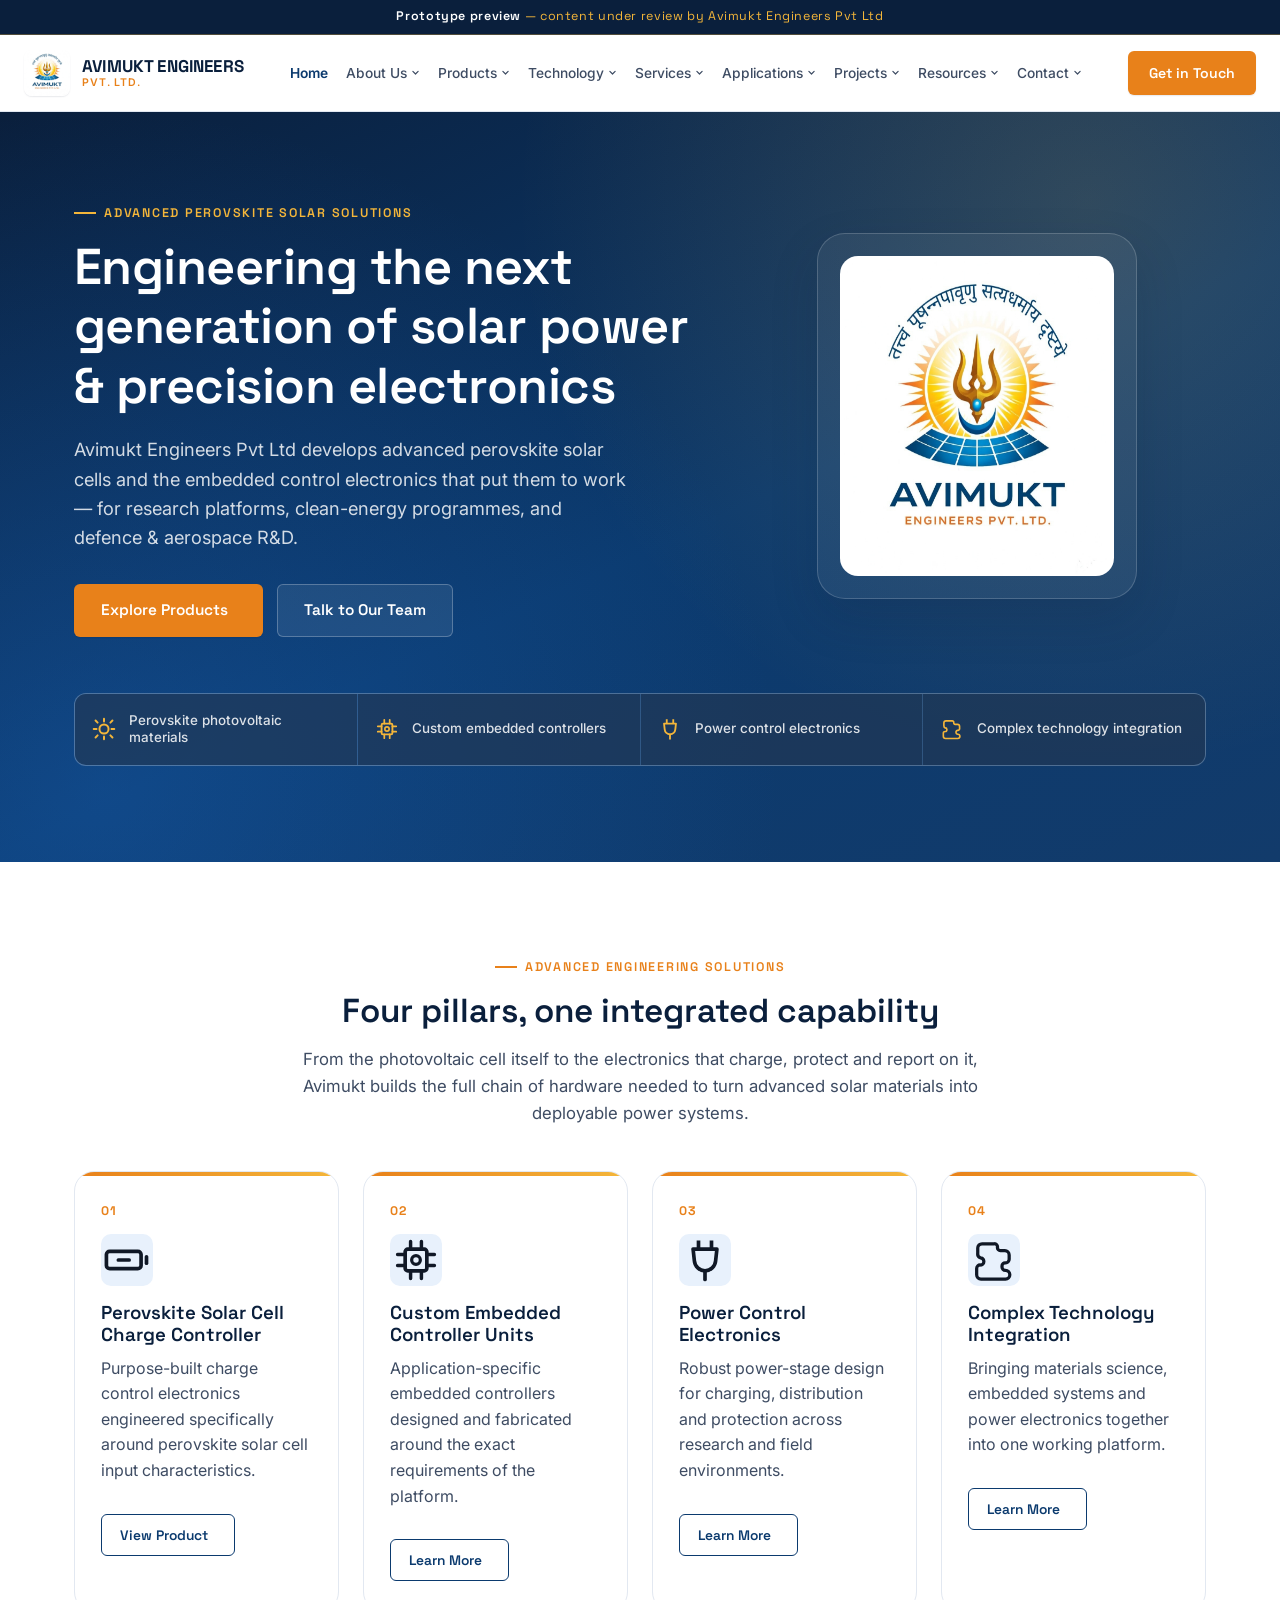
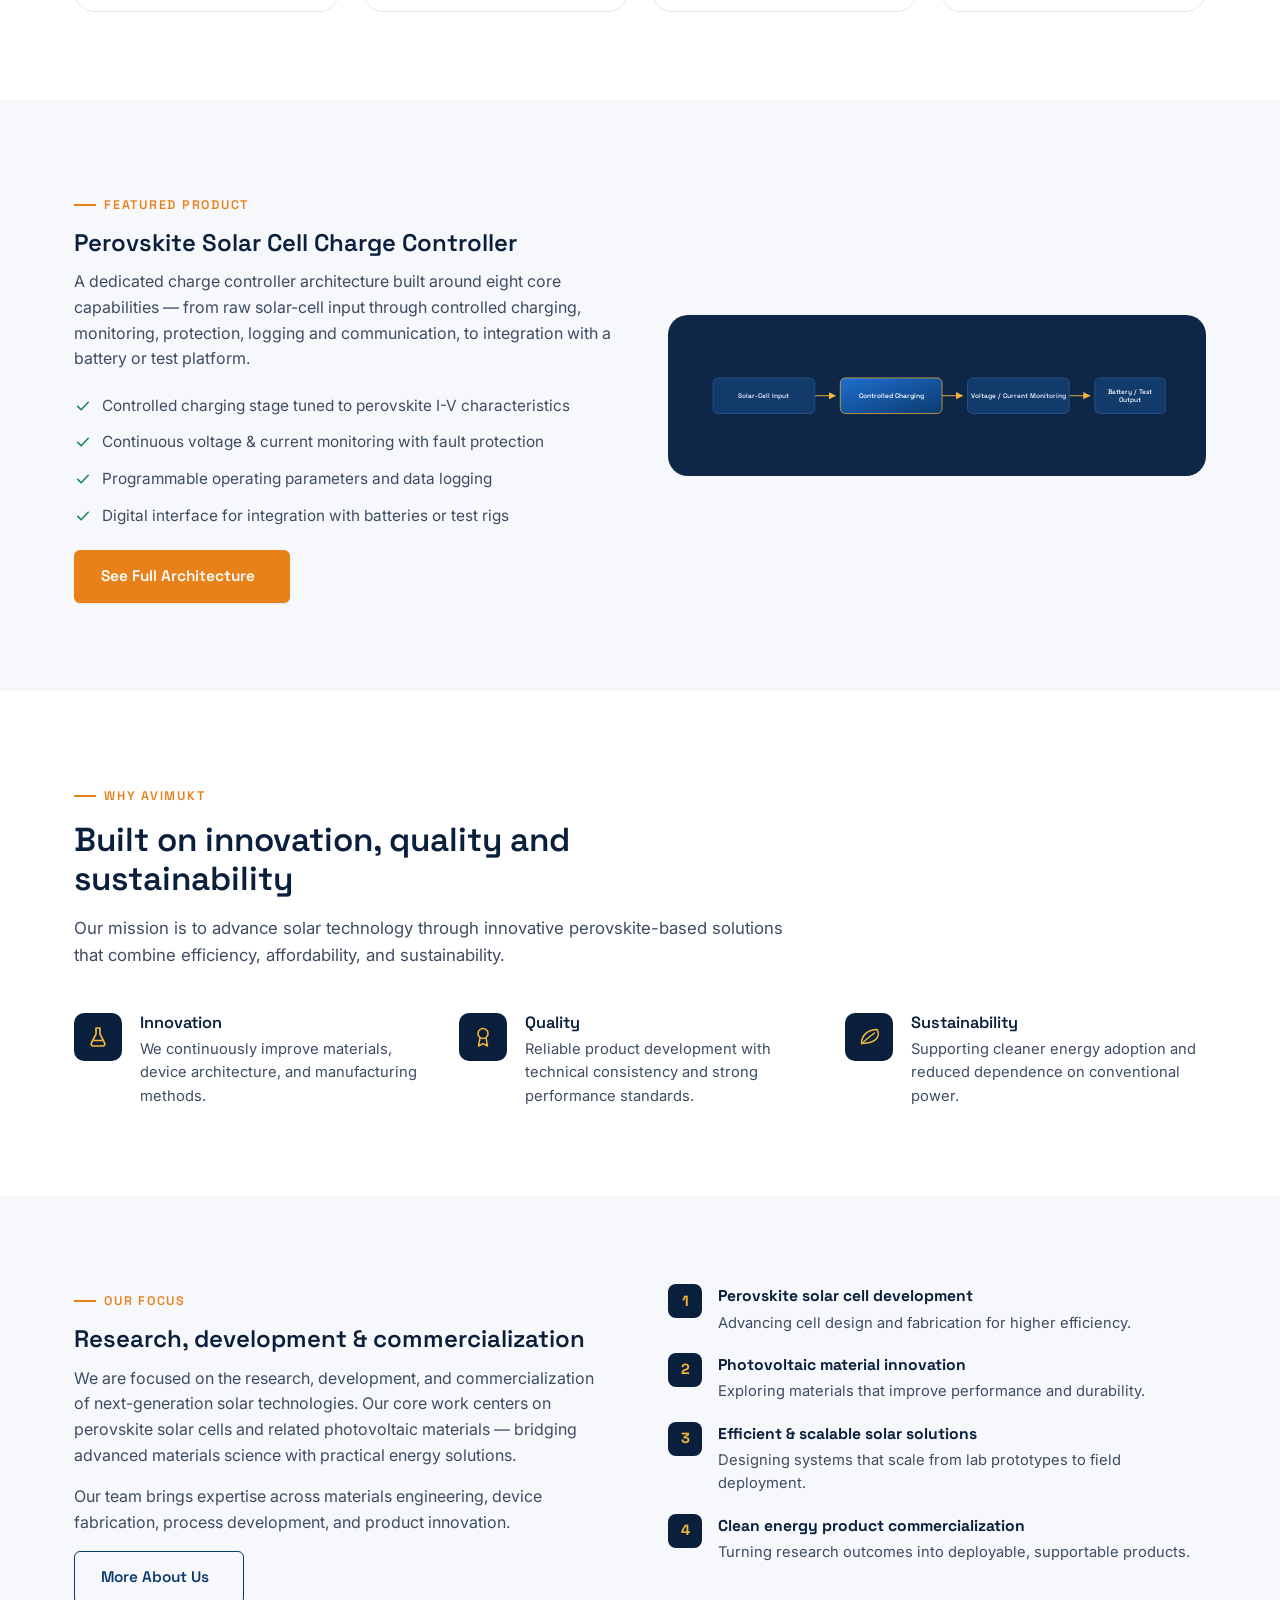
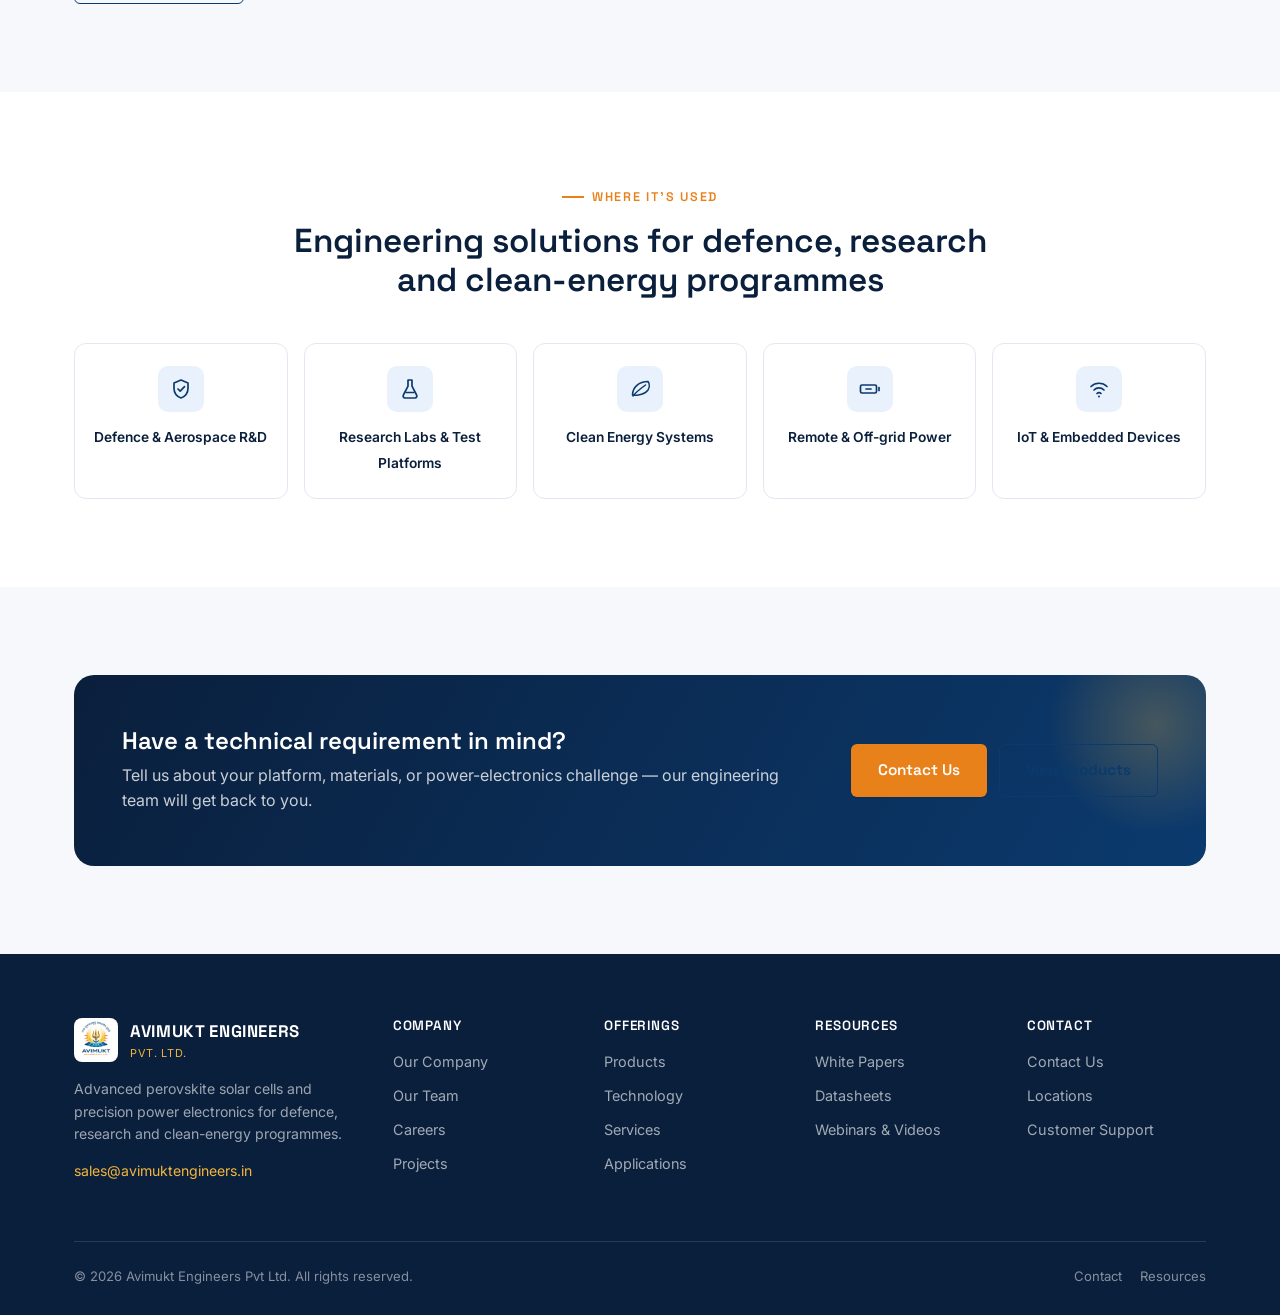
<file: index.html>
<!DOCTYPE html>
<html lang="en">
<head>
<meta charset="UTF-8">
<meta name="viewport" content="width=device-width, initial-scale=1.0">
<title>Home | Avimukt Engineers Pvt Ltd</title>
<meta name="description" content="Avimukt Engineers Pvt Ltd develops advanced perovskite solar cells and the embedded charge-control electronics that power research, clean-energy and defence R&D platforms.">
<meta name="robots" content="noindex, nofollow">
<meta name="theme-color" content="#0A1F3C">
<link rel="icon" type="image/png" sizes="32x32" href="assets/favicon-32.png">
<link rel="apple-touch-icon" href="assets/apple-touch-icon.png">
<meta property="og:type" content="website">
<meta property="og:title" content="Home | Avimukt Engineers Pvt Ltd">
<meta property="og:description" content="Avimukt Engineers Pvt Ltd develops advanced perovskite solar cells and the embedded charge-control electronics that power research, clean-energy and defence R&D platforms.">
<meta property="og:image" content="assets/logo-512.png">
<meta property="og:site_name" content="Avimukt Engineers Pvt Ltd">
<meta name="twitter:card" content="summary">
<link rel="preconnect" href="https://fonts.googleapis.com">
<link rel="preconnect" href="https://fonts.gstatic.com" crossorigin>
<link href="https://fonts.googleapis.com/css2?family=Inter:wght@400;500;600;700&family=Space+Grotesk:wght@500;600;700&display=swap" rel="stylesheet">
<link rel="stylesheet" href="css/main.css">

</head>
<body class="">
<div id="preview-ribbon"><strong>Prototype preview</strong> &mdash; content under review by Avimukt Engineers Pvt Ltd</div>
  <header class="site-header">
    <div class="container nav">
      <a class="brand" href="index.html">
        <img src="assets/logo.jpg" alt="Avimukt Engineers Pvt Ltd logo" width="46" height="46">
        <span class="brand-text"><strong>AVIMUKT ENGINEERS</strong><span>Pvt. Ltd.</span></span>
      </a>
      <nav class="nav-links" aria-label="Primary">
        <div class="nav-item"><a class="nav-link is-active" href="index.html" data-nav-path="index.html">Home</a></div>
        <div class="nav-item">
            <a class="nav-link" href="about.html" data-nav-path="about.html">About Us <svg class="caret" viewBox="0 0 12 12" fill="none"><path d="M2.5 4.5L6 8L9.5 4.5" stroke="currentColor" stroke-width="1.6" stroke-linecap="round" stroke-linejoin="round"/></svg></a>
            <div class="dropdown"><a href="about.html#company">Our Company</a>
<a href="about.html#team">Our Team</a>
<a href="about.html#careers">Careers</a></div>
          </div>
        <div class="nav-item">
            <a class="nav-link" href="products.html" data-nav-path="products.html">Products <svg class="caret" viewBox="0 0 12 12" fill="none"><path d="M2.5 4.5L6 8L9.5 4.5" stroke="currentColor" stroke-width="1.6" stroke-linecap="round" stroke-linejoin="round"/></svg></a>
            <div class="dropdown"><a href="products.html#categories">Product Categories</a>
<a href="products.html#all-products">All Products</a>
<a href="products/charge-controller.html">Perovskite Charge Controller</a>
<a href="products.html#support">Product Support</a></div>
          </div>
        <div class="nav-item">
            <a class="nav-link" href="technology.html" data-nav-path="technology.html">Technology <svg class="caret" viewBox="0 0 12 12" fill="none"><path d="M2.5 4.5L6 8L9.5 4.5" stroke="currentColor" stroke-width="1.6" stroke-linecap="round" stroke-linejoin="round"/></svg></a>
            <div class="dropdown"><a href="technology.html#overview">Technology Overview</a>
<a href="technology.html#innovations">Innovations</a>
<a class="sub-link" href="technology/perovskite-cell-4in.html">4-Inch Perovskite Solar Cell</a>
<a class="sub-link" href="technology/perovskite-cell-2in.html">2-Inch Perovskite Solar Cell</a>
<a href="technology.html#patents">Patents & IP</a></div>
          </div>
        <div class="nav-item">
            <a class="nav-link" href="services.html" data-nav-path="services.html">Services <svg class="caret" viewBox="0 0 12 12" fill="none"><path d="M2.5 4.5L6 8L9.5 4.5" stroke="currentColor" stroke-width="1.6" stroke-linecap="round" stroke-linejoin="round"/></svg></a>
            <div class="dropdown"><a href="services.html#consulting">Consulting</a>
<a href="services.html#engineering">Engineering Services</a>
<a href="services.html#support">Technical Support</a></div>
          </div>
        <div class="nav-item">
            <a class="nav-link" href="applications.html" data-nav-path="applications.html">Applications <svg class="caret" viewBox="0 0 12 12" fill="none"><path d="M2.5 4.5L6 8L9.5 4.5" stroke="currentColor" stroke-width="1.6" stroke-linecap="round" stroke-linejoin="round"/></svg></a>
            <div class="dropdown"><a href="applications.html#industries">Industry Applications</a>
<a href="applications.html#use-cases">Use Cases</a>
<a href="applications.html#solutions">Solutions by Application</a></div>
          </div>
        <div class="nav-item">
            <a class="nav-link" href="projects.html" data-nav-path="projects.html">Projects <svg class="caret" viewBox="0 0 12 12" fill="none"><path d="M2.5 4.5L6 8L9.5 4.5" stroke="currentColor" stroke-width="1.6" stroke-linecap="round" stroke-linejoin="round"/></svg></a>
            <div class="dropdown"><a href="projects.html#featured">Featured Projects</a>
<a href="projects.html#case-studies">Case Studies</a>
<a href="projects.html#success">Success Stories</a></div>
          </div>
        <div class="nav-item">
            <a class="nav-link" href="resources.html" data-nav-path="resources.html">Resources <svg class="caret" viewBox="0 0 12 12" fill="none"><path d="M2.5 4.5L6 8L9.5 4.5" stroke="currentColor" stroke-width="1.6" stroke-linecap="round" stroke-linejoin="round"/></svg></a>
            <div class="dropdown"><a href="resources.html#whitepapers">White Papers</a>
<a href="resources.html#datasheets">Datasheets & Brochures</a>
<a href="resources.html#webinars">Webinars & Videos</a></div>
          </div>
        <div class="nav-item">
            <a class="nav-link" href="contact.html" data-nav-path="contact.html">Contact <svg class="caret" viewBox="0 0 12 12" fill="none"><path d="M2.5 4.5L6 8L9.5 4.5" stroke="currentColor" stroke-width="1.6" stroke-linecap="round" stroke-linejoin="round"/></svg></a>
            <div class="dropdown"><a href="contact.html#contact-form">Contact Us</a>
<a href="contact.html#locations">Locations</a>
<a href="contact.html#support">Customer Support</a></div>
          </div>
      </nav>
      <div class="nav-cta">
        <a class="btn btn-primary" href="contact.html">Get in Touch</a>
      </div>
      <button class="hamburger" data-nav-toggle aria-expanded="false" aria-label="Toggle navigation menu" aria-controls="mobile-panel">
        <span></span><span></span><span></span>
      </button>
    </div>
    <div class="mobile-panel" id="mobile-panel" data-mobile-panel>
      <div class="m-item"><a class="m-top" style="display:flex" href="index.html">Home</a></div>
      <div class="m-item">
          <div class="m-top"><span>About Us</span><svg viewBox="0 0 16 16" fill="none"><path d="M4 6l4 4 4-4" stroke="currentColor" stroke-width="1.7" stroke-linecap="round" stroke-linejoin="round"/></svg></div>
          <div class="m-sub"><a href="about.html">About Us overview</a><a href="about.html#company">Our Company</a>
<a href="about.html#team">Our Team</a>
<a href="about.html#careers">Careers</a></div>
        </div>
      <div class="m-item">
          <div class="m-top"><span>Products</span><svg viewBox="0 0 16 16" fill="none"><path d="M4 6l4 4 4-4" stroke="currentColor" stroke-width="1.7" stroke-linecap="round" stroke-linejoin="round"/></svg></div>
          <div class="m-sub"><a href="products.html">Products overview</a><a href="products.html#categories">Product Categories</a>
<a href="products.html#all-products">All Products</a>
<a href="products/charge-controller.html">Perovskite Charge Controller</a>
<a href="products.html#support">Product Support</a></div>
        </div>
      <div class="m-item">
          <div class="m-top"><span>Technology</span><svg viewBox="0 0 16 16" fill="none"><path d="M4 6l4 4 4-4" stroke="currentColor" stroke-width="1.7" stroke-linecap="round" stroke-linejoin="round"/></svg></div>
          <div class="m-sub"><a href="technology.html">Technology overview</a><a href="technology.html#overview">Technology Overview</a>
<a href="technology.html#innovations">Innovations</a>
<a class="sub-link" href="technology/perovskite-cell-4in.html">4-Inch Perovskite Solar Cell</a>
<a class="sub-link" href="technology/perovskite-cell-2in.html">2-Inch Perovskite Solar Cell</a>
<a href="technology.html#patents">Patents & IP</a></div>
        </div>
      <div class="m-item">
          <div class="m-top"><span>Services</span><svg viewBox="0 0 16 16" fill="none"><path d="M4 6l4 4 4-4" stroke="currentColor" stroke-width="1.7" stroke-linecap="round" stroke-linejoin="round"/></svg></div>
          <div class="m-sub"><a href="services.html">Services overview</a><a href="services.html#consulting">Consulting</a>
<a href="services.html#engineering">Engineering Services</a>
<a href="services.html#support">Technical Support</a></div>
        </div>
      <div class="m-item">
          <div class="m-top"><span>Applications</span><svg viewBox="0 0 16 16" fill="none"><path d="M4 6l4 4 4-4" stroke="currentColor" stroke-width="1.7" stroke-linecap="round" stroke-linejoin="round"/></svg></div>
          <div class="m-sub"><a href="applications.html">Applications overview</a><a href="applications.html#industries">Industry Applications</a>
<a href="applications.html#use-cases">Use Cases</a>
<a href="applications.html#solutions">Solutions by Application</a></div>
        </div>
      <div class="m-item">
          <div class="m-top"><span>Projects</span><svg viewBox="0 0 16 16" fill="none"><path d="M4 6l4 4 4-4" stroke="currentColor" stroke-width="1.7" stroke-linecap="round" stroke-linejoin="round"/></svg></div>
          <div class="m-sub"><a href="projects.html">Projects overview</a><a href="projects.html#featured">Featured Projects</a>
<a href="projects.html#case-studies">Case Studies</a>
<a href="projects.html#success">Success Stories</a></div>
        </div>
      <div class="m-item">
          <div class="m-top"><span>Resources</span><svg viewBox="0 0 16 16" fill="none"><path d="M4 6l4 4 4-4" stroke="currentColor" stroke-width="1.7" stroke-linecap="round" stroke-linejoin="round"/></svg></div>
          <div class="m-sub"><a href="resources.html">Resources overview</a><a href="resources.html#whitepapers">White Papers</a>
<a href="resources.html#datasheets">Datasheets & Brochures</a>
<a href="resources.html#webinars">Webinars & Videos</a></div>
        </div>
      <div class="m-item">
          <div class="m-top"><span>Contact</span><svg viewBox="0 0 16 16" fill="none"><path d="M4 6l4 4 4-4" stroke="currentColor" stroke-width="1.7" stroke-linecap="round" stroke-linejoin="round"/></svg></div>
          <div class="m-sub"><a href="contact.html">Contact overview</a><a href="contact.html#contact-form">Contact Us</a>
<a href="contact.html#locations">Locations</a>
<a href="contact.html#support">Customer Support</a></div>
        </div>
      <div class="m-cta">
        <a class="btn btn-secondary btn-block" href="products.html">Products</a>
        <a class="btn btn-primary btn-block" href="contact.html">Get in Touch</a>
      </div>
    </div>
  </header>

  <section class="hero">
    <div class="container">
      <div class="hero-grid">
        <div class="hero-copy reveal is-visible">
          <div class="eyebrow">Advanced Perovskite Solar Solutions</div>
          <h1>Engineering the next generation of solar power &amp; precision electronics</h1>
          <p class="lead">Avimukt Engineers Pvt Ltd develops advanced perovskite solar cells and the embedded control electronics that put them to work &mdash; for research platforms, clean-energy programmes, and defence &amp; aerospace R&amp;D.</p>
          <div class="hero-actions">
            <a class="btn btn-primary" href="products.html">Explore Products <svg viewBox="0 0 24 24" fill="none"><path d="M4 12h15M13 6l6 6-6 6" stroke="currentColor" stroke-width="1.8" stroke-linecap="round" stroke-linejoin="round"/></svg></a>
            <a class="btn btn-ghost" href="contact.html">Talk to Our Team</a>
          </div>
        </div>
        <div class="hero-art reveal is-visible">
          <div class="logo-plate">
            <img src="assets/logo.jpg" alt="Avimukt Engineers Pvt Ltd emblem" width="320" height="320">
          </div>
        </div>
      </div>
      <div class="hero-badges reveal is-visible">
        <div class="badge"><svg viewBox="0 0 24 24" fill="none"><circle cx="12" cy="12" r="4.2" stroke="currentColor" stroke-width="1.8"/><g stroke="currentColor" stroke-width="1.8" stroke-linecap="round"><path d="M12 2.5v2.6M12 18.9v2.6M4.2 4.2l1.9 1.9M17.9 17.9l1.9 1.9M2.5 12h2.6M18.9 12h2.6M4.2 19.8l1.9-1.9M17.9 6.1l1.9-1.9"/></g></svg><span>Perovskite photovoltaic materials</span></div>
        <div class="badge"><svg viewBox="0 0 24 24" fill="none"><rect x="7" y="7" width="10" height="10" rx="1.2" stroke="currentColor" stroke-width="1.7"/><path d="M9.5 7V3.5M14.5 7V3.5M9.5 20.5V17M14.5 20.5V17M7 9.5H3.5M7 14.5H3.5M20.5 9.5H17M20.5 14.5H17" stroke="currentColor" stroke-width="1.6" stroke-linecap="round"/><circle cx="12" cy="12" r="2" stroke="currentColor" stroke-width="1.5"/></svg><span>Custom embedded controllers</span></div>
        <div class="badge"><svg viewBox="0 0 24 24" fill="none"><path d="M9 3v4M15 3v4M6.5 7h11l-.6 5.4A5 5 0 0112 17h0a5 5 0 01-4.9-4.6L6.5 7z" stroke="currentColor" stroke-width="1.7" stroke-linejoin="round"/><path d="M12 17v4" stroke="currentColor" stroke-width="1.7" stroke-linecap="round"/></svg><span>Power control electronics</span></div>
        <div class="badge"><svg viewBox="0 0 24 24" fill="none"><path d="M9 4.5h3.2a1.4 1.4 0 011.4 1.6c-.1.9.6 1.7 1.5 1.6H17a2 2 0 012 2v2a1.6 1.6 0 01-1.7 1.6c-.9-.1-1.6.6-1.6 1.5v.3a1.6 1.6 0 001.6 1.7 2 2 0 010 4H6a2 2 0 01-2-2v-2.9a1.6 1.6 0 011.7-1.6c.9.1 1.6-.6 1.6-1.5v-.3A1.6 1.6 0 005.7 11 2 2 0 014.5 8.9V6.5a2 2 0 012-2H9z" stroke="currentColor" stroke-width="1.5" stroke-linejoin="round"/></svg><span>Complex technology integration</span></div>
      </div>
    </div>
  </section>

  <section class="section" id="pillars">
    <div class="container">
      <div class="section-head section-head--center" style="margin-left:auto;margin-right:auto;">
        <div class="eyebrow" style="justify-content:center;">Advanced Engineering Solutions</div>
        <h2>Four pillars, one integrated capability</h2>
        <p>From the photovoltaic cell itself to the electronics that charge, protect and report on it, Avimukt builds the full chain of hardware needed to turn advanced solar materials into deployable power systems.</p>
      </div>
      <div class="grid grid-4">
        <div class="pillar-card reveal">
          <span class="num-tag">01</span>
          <div class="icon-wrap" style="background:var(--blue-soft);width:52px;height:52px;border-radius:10px;display:flex;align-items:center;justify-content:center;margin-bottom:16px;"><svg viewBox="0 0 24 24" fill="none"><rect x="2.5" y="8" width="16" height="8" rx="1.5" stroke="currentColor" stroke-width="1.7"/><path d="M21 10.5v3" stroke="currentColor" stroke-width="1.7" stroke-linecap="round"/><path d="M8 12h5" stroke="currentColor" stroke-width="1.7" stroke-linecap="round"/></svg></div>
          <h3>Perovskite Solar Cell Charge Controller</h3>
          <p>Purpose-built charge control electronics engineered specifically around perovskite solar cell input characteristics.</p>
          <a href="products/charge-controller.html" class="btn btn-secondary btn-sm" style="margin-top:14px;">View Product <svg viewBox="0 0 24 24" fill="none"><path d="M4 12h15M13 6l6 6-6 6" stroke="currentColor" stroke-width="1.8" stroke-linecap="round" stroke-linejoin="round"/></svg></a>
        </div>
        <div class="pillar-card reveal">
          <span class="num-tag">02</span>
          <div class="icon-wrap" style="background:var(--blue-soft);width:52px;height:52px;border-radius:10px;display:flex;align-items:center;justify-content:center;margin-bottom:16px;"><svg viewBox="0 0 24 24" fill="none"><rect x="7" y="7" width="10" height="10" rx="1.2" stroke="currentColor" stroke-width="1.7"/><path d="M9.5 7V3.5M14.5 7V3.5M9.5 20.5V17M14.5 20.5V17M7 9.5H3.5M7 14.5H3.5M20.5 9.5H17M20.5 14.5H17" stroke="currentColor" stroke-width="1.6" stroke-linecap="round"/><circle cx="12" cy="12" r="2" stroke="currentColor" stroke-width="1.5"/></svg></div>
          <h3>Custom Embedded Controller Units</h3>
          <p>Application-specific embedded controllers designed and fabricated around the exact requirements of the platform.</p>
          <a href="services.html#engineering" class="btn btn-secondary btn-sm" style="margin-top:14px;">Learn More <svg viewBox="0 0 24 24" fill="none"><path d="M4 12h15M13 6l6 6-6 6" stroke="currentColor" stroke-width="1.8" stroke-linecap="round" stroke-linejoin="round"/></svg></a>
        </div>
        <div class="pillar-card reveal">
          <span class="num-tag">03</span>
          <div class="icon-wrap" style="background:var(--blue-soft);width:52px;height:52px;border-radius:10px;display:flex;align-items:center;justify-content:center;margin-bottom:16px;"><svg viewBox="0 0 24 24" fill="none"><path d="M9 3v4M15 3v4M6.5 7h11l-.6 5.4A5 5 0 0112 17h0a5 5 0 01-4.9-4.6L6.5 7z" stroke="currentColor" stroke-width="1.7" stroke-linejoin="round"/><path d="M12 17v4" stroke="currentColor" stroke-width="1.7" stroke-linecap="round"/></svg></div>
          <h3>Power Control Electronics</h3>
          <p>Robust power-stage design for charging, distribution and protection across research and field environments.</p>
          <a href="services.html#engineering" class="btn btn-secondary btn-sm" style="margin-top:14px;">Learn More <svg viewBox="0 0 24 24" fill="none"><path d="M4 12h15M13 6l6 6-6 6" stroke="currentColor" stroke-width="1.8" stroke-linecap="round" stroke-linejoin="round"/></svg></a>
        </div>
        <div class="pillar-card reveal">
          <span class="num-tag">04</span>
          <div class="icon-wrap" style="background:var(--blue-soft);width:52px;height:52px;border-radius:10px;display:flex;align-items:center;justify-content:center;margin-bottom:16px;"><svg viewBox="0 0 24 24" fill="none"><path d="M9 4.5h3.2a1.4 1.4 0 011.4 1.6c-.1.9.6 1.7 1.5 1.6H17a2 2 0 012 2v2a1.6 1.6 0 01-1.7 1.6c-.9-.1-1.6.6-1.6 1.5v.3a1.6 1.6 0 001.6 1.7 2 2 0 010 4H6a2 2 0 01-2-2v-2.9a1.6 1.6 0 011.7-1.6c.9.1 1.6-.6 1.6-1.5v-.3A1.6 1.6 0 005.7 11 2 2 0 014.5 8.9V6.5a2 2 0 012-2H9z" stroke="currentColor" stroke-width="1.5" stroke-linejoin="round"/></svg></div>
          <h3>Complex Technology Integration</h3>
          <p>Bringing materials science, embedded systems and power electronics together into one working platform.</p>
          <a href="services.html#consulting" class="btn btn-secondary btn-sm" style="margin-top:14px;">Learn More <svg viewBox="0 0 24 24" fill="none"><path d="M4 12h15M13 6l6 6-6 6" stroke="currentColor" stroke-width="1.8" stroke-linecap="round" stroke-linejoin="round"/></svg></a>
        </div>
      </div>
    </div>
  </section>

  <section class="section section--tint" id="charge-controller-highlight">
    <div class="container">
      <div class="grid grid-2" style="align-items:center;gap:56px;">
        <div class="reveal">
          <div class="eyebrow">Featured Product</div>
          <h2>Perovskite Solar Cell Charge Controller</h2>
          <p>A dedicated charge controller architecture built around eight core capabilities &mdash; from raw solar-cell input through controlled charging, monitoring, protection, logging and communication, to integration with a battery or test platform.</p>
          <ul class="check-list" style="margin:22px 0;">
            <li><svg viewBox="0 0 24 24" fill="none"><path d="M5 12.5l4.5 4.5L19 7" stroke="currentColor" stroke-width="2.2" stroke-linecap="round" stroke-linejoin="round"/></svg> Controlled charging stage tuned to perovskite I-V characteristics</li>
            <li><svg viewBox="0 0 24 24" fill="none"><path d="M5 12.5l4.5 4.5L19 7" stroke="currentColor" stroke-width="2.2" stroke-linecap="round" stroke-linejoin="round"/></svg> Continuous voltage &amp; current monitoring with fault protection</li>
            <li><svg viewBox="0 0 24 24" fill="none"><path d="M5 12.5l4.5 4.5L19 7" stroke="currentColor" stroke-width="2.2" stroke-linecap="round" stroke-linejoin="round"/></svg> Programmable operating parameters and data logging</li>
            <li><svg viewBox="0 0 24 24" fill="none"><path d="M5 12.5l4.5 4.5L19 7" stroke="currentColor" stroke-width="2.2" stroke-linecap="round" stroke-linejoin="round"/></svg> Digital interface for integration with batteries or test rigs</li>
          </ul>
          <a class="btn btn-primary" href="products/charge-controller.html">See Full Architecture <svg viewBox="0 0 24 24" fill="none"><path d="M4 12h15M13 6l6 6-6 6" stroke="currentColor" stroke-width="1.8" stroke-linecap="round" stroke-linejoin="round"/></svg></a>
        </div>
        <div class="diagram-wrap reveal">
          <svg viewBox="0 0 900 160" xmlns="http://www.w3.org/2000/svg" role="img" aria-labelledby="miniDiagTitle">
  <title id="miniDiagTitle">Charge controller signal flow: input, charging, monitoring, output</title>
  <defs>
    <linearGradient id="coreGrad" x1="0" y1="0" x2="1" y2="1">
      <stop offset="0%" stop-color="#1E6FD0"/>
      <stop offset="100%" stop-color="#0B3A6E"/>
    </linearGradient>
    <marker id="arrowHead" markerWidth="9" markerHeight="9" refX="7" refY="4" orient="auto">
      <path d="M0,0 L8,4 L0,8 Z" fill="#F4B63A"/>
    </marker>
    <marker id="arrowHeadStart" markerWidth="9" markerHeight="9" refX="1" refY="4" orient="auto-start-reverse">
      <path d="M0,0 L8,4 L0,8 Z" fill="#F4B63A"/>
    </marker>
  </defs>
  <line x1="210.0" y1="80.0" x2="250.0" y2="80.0" stroke="#F4B63A" stroke-width="1.8" marker-end="url(#arrowHead)"/>
  <line x1="460.0" y1="80.0" x2="500.0" y2="80.0" stroke="#F4B63A" stroke-width="1.8" marker-end="url(#arrowHead)"/>
  <line x1="710.0" y1="80.0" x2="750.0" y2="80.0" stroke="#F4B63A" stroke-width="1.8" marker-end="url(#arrowHead)"/>
  <rect x="10.0" y="45.0" width="200.0" height="70.0" rx="10" fill="#123B6B" stroke="#2C5C93" stroke-width="1.4"/>
<text x="110.0" y="84.2" text-anchor="middle" font-family="Space Grotesk, sans-serif" font-size="13" font-weight="600" fill="#EAF1FB">Solar-Cell Input</text>
  <rect x="260.0" y="45.0" width="200.0" height="70.0" rx="10" fill="url(#coreGrad)" stroke="#F4B63A" stroke-width="1.4"/>
<text x="360.0" y="84.2" text-anchor="middle" font-family="Space Grotesk, sans-serif" font-size="13" font-weight="600" fill="#ffffff">Controlled Charging</text>
  <rect x="510.0" y="45.0" width="200.0" height="70.0" rx="10" fill="#123B6B" stroke="#2C5C93" stroke-width="1.4"/>
<text x="610.0" y="84.2" text-anchor="middle" font-family="Space Grotesk, sans-serif" font-size="13" font-weight="600" fill="#EAF1FB">Voltage / Current Monitoring</text>
  <rect x="760.0" y="45.0" width="140.0" height="70.0" rx="10" fill="#123B6B" stroke="#2C5C93" stroke-width="1.4"/>
<text x="830.0" y="76.7" text-anchor="middle" font-family="Space Grotesk, sans-serif" font-size="13" font-weight="600" fill="#EAF1FB">Battery / Test</text>
<text x="830.0" y="91.7" text-anchor="middle" font-family="Space Grotesk, sans-serif" font-size="13" font-weight="600" fill="#EAF1FB">Output</text>
</svg>
        </div>
      </div>
    </div>
  </section>

  <section class="section" id="why-avimukt">
    <div class="container">
      <div class="section-head">
        <div class="eyebrow">Why Avimukt</div>
        <h2>Built on innovation, quality and sustainability</h2>
        <p>Our mission is to advance solar technology through innovative perovskite-based solutions that combine efficiency, affordability, and sustainability.</p>
      </div>
      <div class="grid grid-3">
        <div class="icon-row reveal">
          <div class="icon-wrap"><svg viewBox="0 0 24 24" fill="none"><path d="M9.5 3h5M10 3v6.2L5.4 18a2 2 0 001.7 3h9.8a2 2 0 001.7-3L14 9.2V3" stroke="currentColor" stroke-width="1.7" stroke-linejoin="round"/><path d="M8 15.5h8" stroke="currentColor" stroke-width="1.6" stroke-linecap="round"/></svg></div>
          <div><h4>Innovation</h4><p>We continuously improve materials, device architecture, and manufacturing methods.</p></div>
        </div>
        <div class="icon-row reveal">
          <div class="icon-wrap"><svg viewBox="0 0 24 24" fill="none"><circle cx="12" cy="8.5" r="5" stroke="currentColor" stroke-width="1.6"/><path d="M9 12.8L7.5 21l4.5-2.4L16.5 21l-1.5-8.2" stroke="currentColor" stroke-width="1.5" stroke-linejoin="round"/></svg></div>
          <div><h4>Quality</h4><p>Reliable product development with technical consistency and strong performance standards.</p></div>
        </div>
        <div class="icon-row reveal">
          <div class="icon-wrap"><svg viewBox="0 0 24 24" fill="none"><path d="M20 4.5c-9 0-15.5 5.6-15.5 13.5 0 0 10.6 1.6 15.5-5C22.9 8.6 20 4.5 20 4.5z" stroke="currentColor" stroke-width="1.6" stroke-linejoin="round"/><path d="M5 19c3-4 7-7 12.5-11" stroke="currentColor" stroke-width="1.5" stroke-linecap="round"/></svg></div>
          <div><h4>Sustainability</h4><p>Supporting cleaner energy adoption and reduced dependence on conventional power.</p></div>
        </div>
      </div>
    </div>
  </section>

  <section class="section section--tint" id="focus">
    <div class="container">
      <div class="grid grid-2" style="align-items:flex-start;gap:56px;">
        <div class="reveal">
          <div class="eyebrow">Our Focus</div>
          <h2>Research, development &amp; commercialization</h2>
          <p>We are focused on the research, development, and commercialization of next-generation solar technologies. Our core work centers on perovskite solar cells and related photovoltaic materials &mdash; bridging advanced materials science with practical energy solutions.</p>
          <p>Our team brings expertise across materials engineering, device fabrication, process development, and product innovation.</p>
          <a class="btn btn-secondary" href="about.html">More About Us <svg viewBox="0 0 24 24" fill="none"><path d="M4 12h15M13 6l6 6-6 6" stroke="currentColor" stroke-width="1.8" stroke-linecap="round" stroke-linejoin="round"/></svg></a>
        </div>
        <ul class="numbered-list reveal">
          <li><span class="num">1</span><div><strong>Perovskite solar cell development</strong><p>Advancing cell design and fabrication for higher efficiency.</p></div></li>
          <li><span class="num">2</span><div><strong>Photovoltaic material innovation</strong><p>Exploring materials that improve performance and durability.</p></div></li>
          <li><span class="num">3</span><div><strong>Efficient &amp; scalable solar solutions</strong><p>Designing systems that scale from lab prototypes to field deployment.</p></div></li>
          <li><span class="num">4</span><div><strong>Clean energy product commercialization</strong><p>Turning research outcomes into deployable, supportable products.</p></div></li>
        </ul>
      </div>
    </div>
  </section>

  <section class="section" id="applications-strip">
    <div class="container">
      <div class="section-head section-head--center">
        <div class="eyebrow" style="justify-content:center;">Where It's Used</div>
        <h2>Engineering solutions for defence, research and clean-energy programmes</h2>
      </div>
      <div class="app-chip-grid">
        <div class="app-chip reveal"><div class="icon-wrap"><svg viewBox="0 0 24 24" fill="none"><path d="M12 3l7 3v5.2c0 4.6-3 8.2-7 9.8-4-1.6-7-5.2-7-9.8V6l7-3z" stroke="currentColor" stroke-width="1.7" stroke-linejoin="round"/><path d="M9 12l2.2 2.2L15.5 9.6" stroke="currentColor" stroke-width="1.7" stroke-linecap="round" stroke-linejoin="round"/></svg></div><span>Defence &amp; Aerospace R&amp;D</span></div>
        <div class="app-chip reveal"><div class="icon-wrap"><svg viewBox="0 0 24 24" fill="none"><path d="M9.5 3h5M10 3v6.2L5.4 18a2 2 0 001.7 3h9.8a2 2 0 001.7-3L14 9.2V3" stroke="currentColor" stroke-width="1.7" stroke-linejoin="round"/><path d="M8 15.5h8" stroke="currentColor" stroke-width="1.6" stroke-linecap="round"/></svg></div><span>Research Labs &amp; Test Platforms</span></div>
        <div class="app-chip reveal"><div class="icon-wrap"><svg viewBox="0 0 24 24" fill="none"><path d="M20 4.5c-9 0-15.5 5.6-15.5 13.5 0 0 10.6 1.6 15.5-5C22.9 8.6 20 4.5 20 4.5z" stroke="currentColor" stroke-width="1.6" stroke-linejoin="round"/><path d="M5 19c3-4 7-7 12.5-11" stroke="currentColor" stroke-width="1.5" stroke-linecap="round"/></svg></div><span>Clean Energy Systems</span></div>
        <div class="app-chip reveal"><div class="icon-wrap"><svg viewBox="0 0 24 24" fill="none"><rect x="2.5" y="8" width="16" height="8" rx="1.5" stroke="currentColor" stroke-width="1.7"/><path d="M21 10.5v3" stroke="currentColor" stroke-width="1.7" stroke-linecap="round"/><path d="M8 12h5" stroke="currentColor" stroke-width="1.7" stroke-linecap="round"/></svg></div><span>Remote &amp; Off-grid Power</span></div>
        <div class="app-chip reveal"><div class="icon-wrap"><svg viewBox="0 0 24 24" fill="none"><path d="M4 9.5a11.5 11.5 0 0116 0M7 13a7 7 0 0110 0M10 16.5a2.8 2.8 0 014 0" stroke="currentColor" stroke-width="1.7" stroke-linecap="round"/><circle cx="12" cy="19.5" r="1" fill="currentColor"/></svg></div><span>IoT &amp; Embedded Devices</span></div>
      </div>
    </div>
  </section>

  <section class="section section--tint">
    <div class="container">
      <div class="cta-band reveal">
        <div>
          <h2>Have a technical requirement in mind?</h2>
          <p>Tell us about your platform, materials, or power-electronics challenge &mdash; our engineering team will get back to you.</p>
        </div>
        <div class="cta-actions">
          <a class="btn btn-primary" href="contact.html">Contact Us</a>
          <a class="btn btn-secondary" href="products.html">View Products</a>
        </div>
      </div>
    </div>
  </section>

<footer class="site-footer">
    <div class="container">
      <div class="footer-grid">
        <div>
          <div class="footer-brand">
            <img src="assets/logo.jpg" alt="Avimukt Engineers Pvt Ltd logo">
            <span><strong>AVIMUKT ENGINEERS</strong><span>Pvt. Ltd.</span></span>
          </div>
          <p class="tag-line">Advanced perovskite solar cells and precision power electronics for defence, research and clean-energy programmes.</p>
          <p class="tag-line" style="margin-top:14px;"><a href="mailto:sales@avimuktengineers.in" style="color:var(--gold);">sales@avimuktengineers.in</a></p>
        </div>
        <div class="footer-col">
          <h5>Company</h5>
          <a href="about.html">Our Company</a>
          <a href="about.html#team">Our Team</a>
          <a href="about.html#careers">Careers</a>
          <a href="projects.html">Projects</a>
        </div>
        <div class="footer-col">
          <h5>Offerings</h5>
          <a href="products.html">Products</a>
          <a href="technology.html">Technology</a>
          <a href="services.html">Services</a>
          <a href="applications.html">Applications</a>
        </div>
        <div class="footer-col">
          <h5>Resources</h5>
          <a href="resources.html#whitepapers">White Papers</a>
          <a href="resources.html#datasheets">Datasheets</a>
          <a href="resources.html#webinars">Webinars &amp; Videos</a>
        </div>
        <div class="footer-col">
          <h5>Contact</h5>
          <a href="contact.html">Contact Us</a>
          <a href="contact.html#locations">Locations</a>
          <a href="contact.html#support">Customer Support</a>
        </div>
      </div>
      <div class="footer-bottom">
        <span>&copy; <span data-year>2026</span> Avimukt Engineers Pvt Ltd. All rights reserved.</span>
        <div class="footer-legal-links">
          <a href="contact.html">Contact</a>
          <a href="resources.html">Resources</a>
        </div>
      </div>
    </div>
  </footer>
<script src="js/main.js"></script>
</body>
</html>
</file>
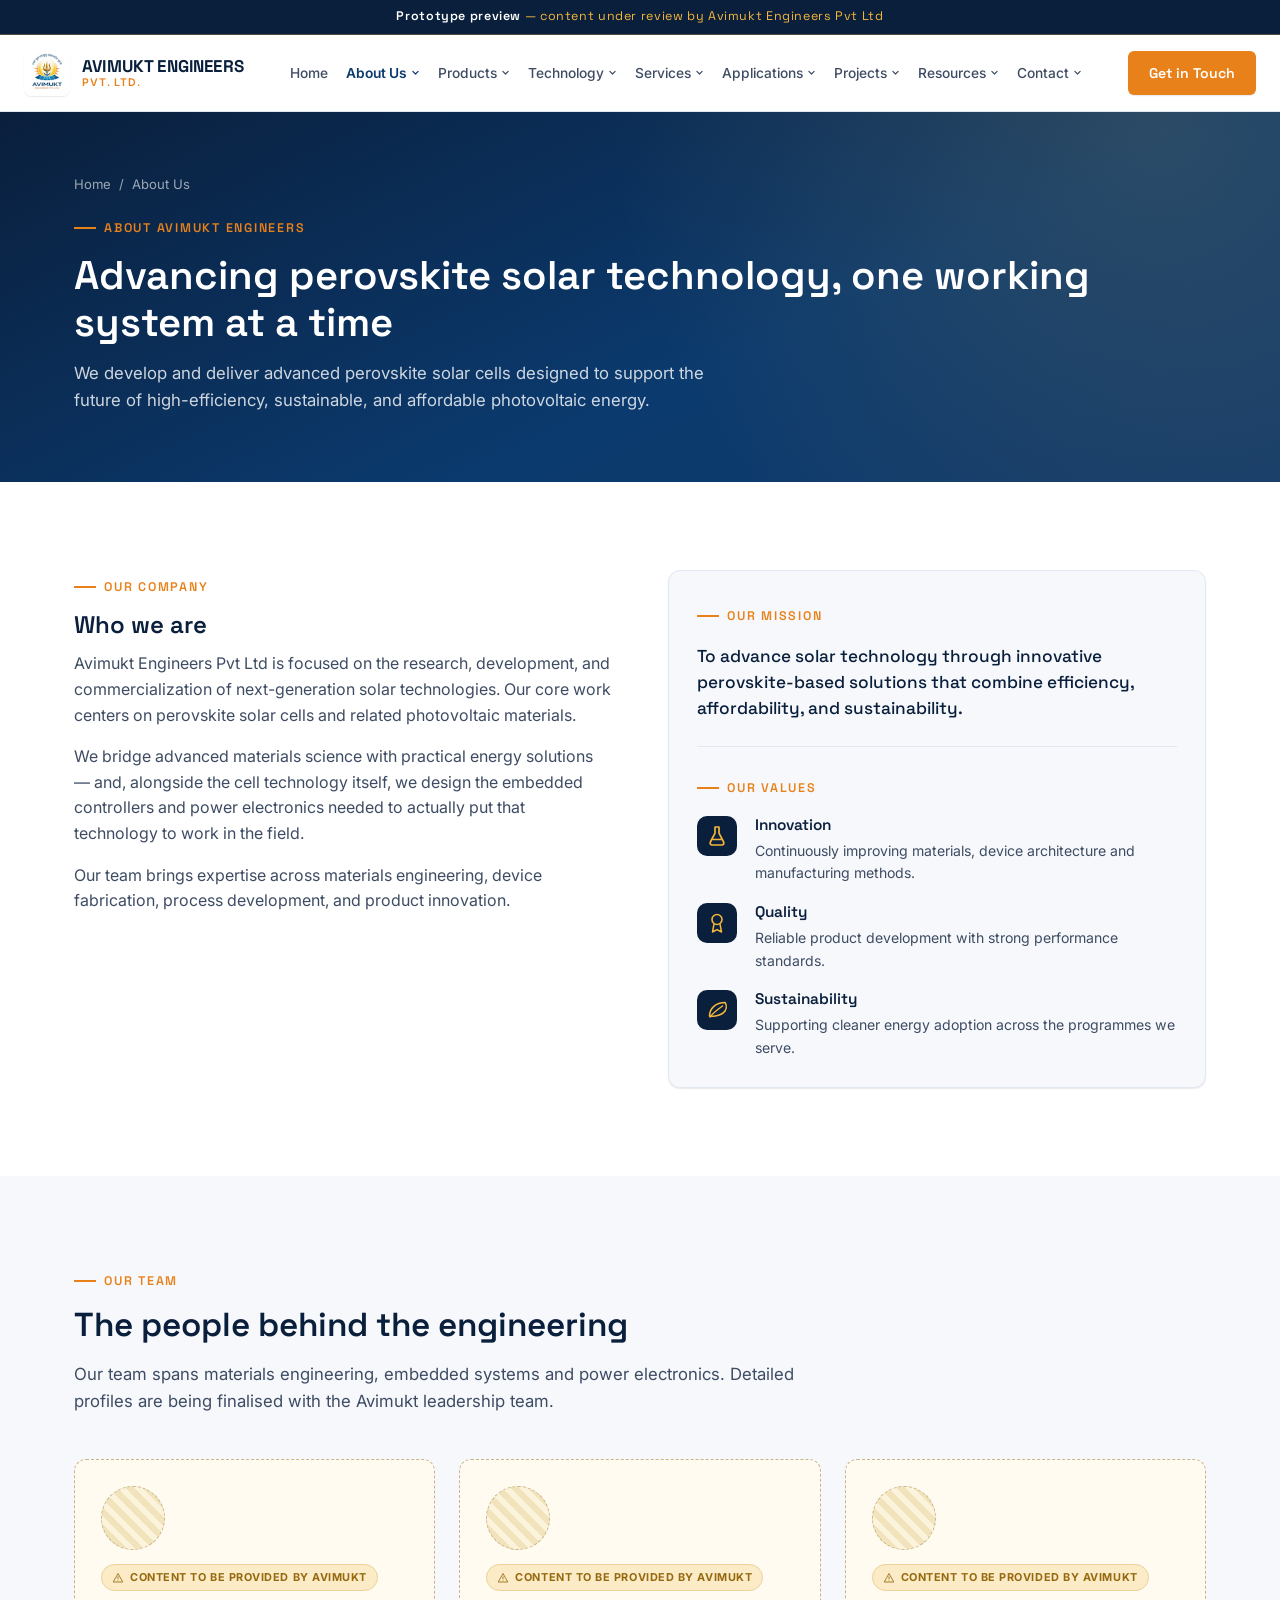
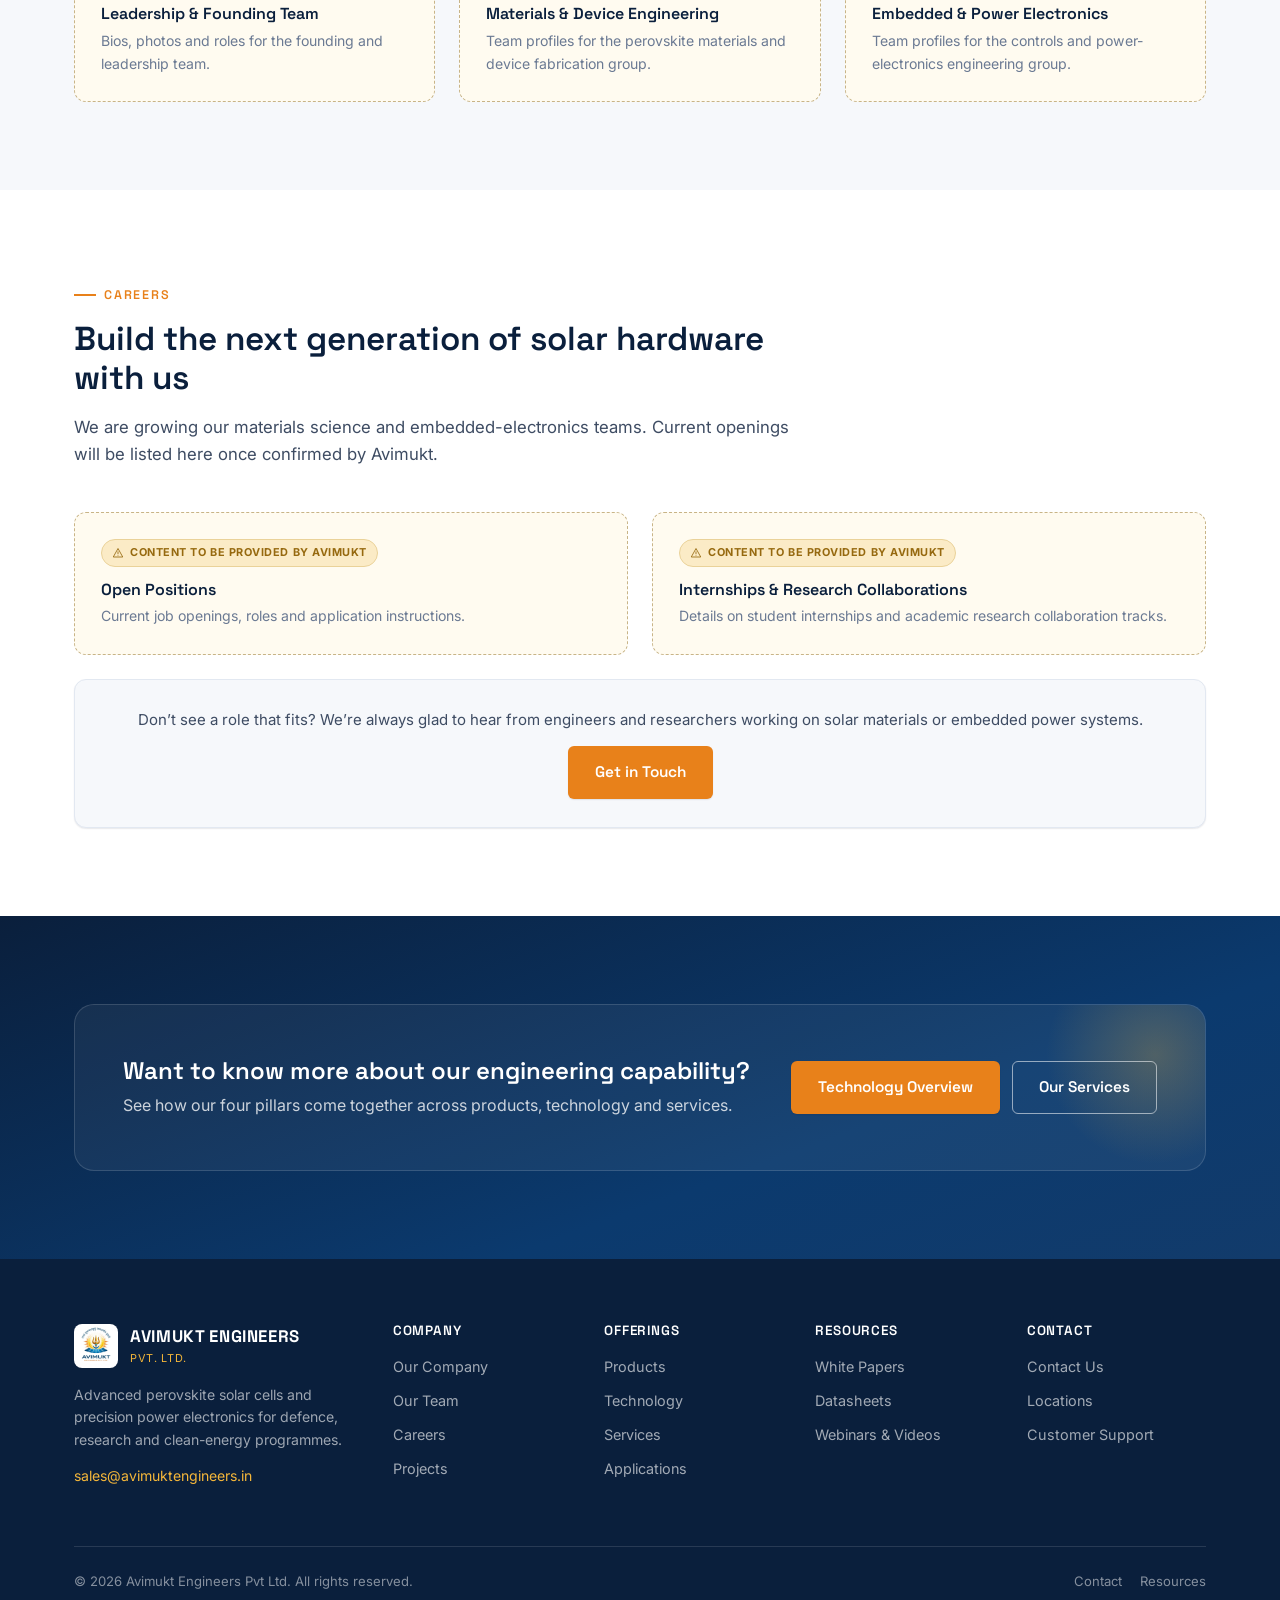
<file: about.html>
<!DOCTYPE html>
<html lang="en">
<head>
<meta charset="UTF-8">
<meta name="viewport" content="width=device-width, initial-scale=1.0">
<title>About Us | Avimukt Engineers Pvt Ltd</title>
<meta name="description" content="About Avimukt Engineers Pvt Ltd: our company, our team and careers in perovskite solar cell and embedded power-electronics engineering.">
<meta name="robots" content="noindex, nofollow">
<meta name="theme-color" content="#0A1F3C">
<link rel="icon" type="image/png" sizes="32x32" href="assets/favicon-32.png">
<link rel="apple-touch-icon" href="assets/apple-touch-icon.png">
<meta property="og:type" content="website">
<meta property="og:title" content="About Us | Avimukt Engineers Pvt Ltd">
<meta property="og:description" content="About Avimukt Engineers Pvt Ltd: our company, our team and careers in perovskite solar cell and embedded power-electronics engineering.">
<meta property="og:image" content="assets/logo-512.png">
<meta property="og:site_name" content="Avimukt Engineers Pvt Ltd">
<meta name="twitter:card" content="summary">
<link rel="preconnect" href="https://fonts.googleapis.com">
<link rel="preconnect" href="https://fonts.gstatic.com" crossorigin>
<link href="https://fonts.googleapis.com/css2?family=Inter:wght@400;500;600;700&family=Space+Grotesk:wght@500;600;700&display=swap" rel="stylesheet">
<link rel="stylesheet" href="css/main.css">

</head>
<body class="">
<div id="preview-ribbon"><strong>Prototype preview</strong> &mdash; content under review by Avimukt Engineers Pvt Ltd</div>
  <header class="site-header">
    <div class="container nav">
      <a class="brand" href="index.html">
        <img src="assets/logo.jpg" alt="Avimukt Engineers Pvt Ltd logo" width="46" height="46">
        <span class="brand-text"><strong>AVIMUKT ENGINEERS</strong><span>Pvt. Ltd.</span></span>
      </a>
      <nav class="nav-links" aria-label="Primary">
        <div class="nav-item"><a class="nav-link" href="index.html" data-nav-path="index.html">Home</a></div>
        <div class="nav-item">
            <a class="nav-link is-active" href="about.html" data-nav-path="about.html">About Us <svg class="caret" viewBox="0 0 12 12" fill="none"><path d="M2.5 4.5L6 8L9.5 4.5" stroke="currentColor" stroke-width="1.6" stroke-linecap="round" stroke-linejoin="round"/></svg></a>
            <div class="dropdown"><a href="about.html#company">Our Company</a>
<a href="about.html#team">Our Team</a>
<a href="about.html#careers">Careers</a></div>
          </div>
        <div class="nav-item">
            <a class="nav-link" href="products.html" data-nav-path="products.html">Products <svg class="caret" viewBox="0 0 12 12" fill="none"><path d="M2.5 4.5L6 8L9.5 4.5" stroke="currentColor" stroke-width="1.6" stroke-linecap="round" stroke-linejoin="round"/></svg></a>
            <div class="dropdown"><a href="products.html#categories">Product Categories</a>
<a href="products.html#all-products">All Products</a>
<a href="products/charge-controller.html">Perovskite Charge Controller</a>
<a href="products.html#support">Product Support</a></div>
          </div>
        <div class="nav-item">
            <a class="nav-link" href="technology.html" data-nav-path="technology.html">Technology <svg class="caret" viewBox="0 0 12 12" fill="none"><path d="M2.5 4.5L6 8L9.5 4.5" stroke="currentColor" stroke-width="1.6" stroke-linecap="round" stroke-linejoin="round"/></svg></a>
            <div class="dropdown"><a href="technology.html#overview">Technology Overview</a>
<a href="technology.html#innovations">Innovations</a>
<a class="sub-link" href="technology/perovskite-cell-4in.html">4-Inch Perovskite Solar Cell</a>
<a class="sub-link" href="technology/perovskite-cell-2in.html">2-Inch Perovskite Solar Cell</a>
<a href="technology.html#patents">Patents & IP</a></div>
          </div>
        <div class="nav-item">
            <a class="nav-link" href="services.html" data-nav-path="services.html">Services <svg class="caret" viewBox="0 0 12 12" fill="none"><path d="M2.5 4.5L6 8L9.5 4.5" stroke="currentColor" stroke-width="1.6" stroke-linecap="round" stroke-linejoin="round"/></svg></a>
            <div class="dropdown"><a href="services.html#consulting">Consulting</a>
<a href="services.html#engineering">Engineering Services</a>
<a href="services.html#support">Technical Support</a></div>
          </div>
        <div class="nav-item">
            <a class="nav-link" href="applications.html" data-nav-path="applications.html">Applications <svg class="caret" viewBox="0 0 12 12" fill="none"><path d="M2.5 4.5L6 8L9.5 4.5" stroke="currentColor" stroke-width="1.6" stroke-linecap="round" stroke-linejoin="round"/></svg></a>
            <div class="dropdown"><a href="applications.html#industries">Industry Applications</a>
<a href="applications.html#use-cases">Use Cases</a>
<a href="applications.html#solutions">Solutions by Application</a></div>
          </div>
        <div class="nav-item">
            <a class="nav-link" href="projects.html" data-nav-path="projects.html">Projects <svg class="caret" viewBox="0 0 12 12" fill="none"><path d="M2.5 4.5L6 8L9.5 4.5" stroke="currentColor" stroke-width="1.6" stroke-linecap="round" stroke-linejoin="round"/></svg></a>
            <div class="dropdown"><a href="projects.html#featured">Featured Projects</a>
<a href="projects.html#case-studies">Case Studies</a>
<a href="projects.html#success">Success Stories</a></div>
          </div>
        <div class="nav-item">
            <a class="nav-link" href="resources.html" data-nav-path="resources.html">Resources <svg class="caret" viewBox="0 0 12 12" fill="none"><path d="M2.5 4.5L6 8L9.5 4.5" stroke="currentColor" stroke-width="1.6" stroke-linecap="round" stroke-linejoin="round"/></svg></a>
            <div class="dropdown"><a href="resources.html#whitepapers">White Papers</a>
<a href="resources.html#datasheets">Datasheets & Brochures</a>
<a href="resources.html#webinars">Webinars & Videos</a></div>
          </div>
        <div class="nav-item">
            <a class="nav-link" href="contact.html" data-nav-path="contact.html">Contact <svg class="caret" viewBox="0 0 12 12" fill="none"><path d="M2.5 4.5L6 8L9.5 4.5" stroke="currentColor" stroke-width="1.6" stroke-linecap="round" stroke-linejoin="round"/></svg></a>
            <div class="dropdown"><a href="contact.html#contact-form">Contact Us</a>
<a href="contact.html#locations">Locations</a>
<a href="contact.html#support">Customer Support</a></div>
          </div>
      </nav>
      <div class="nav-cta">
        <a class="btn btn-primary" href="contact.html">Get in Touch</a>
      </div>
      <button class="hamburger" data-nav-toggle aria-expanded="false" aria-label="Toggle navigation menu" aria-controls="mobile-panel">
        <span></span><span></span><span></span>
      </button>
    </div>
    <div class="mobile-panel" id="mobile-panel" data-mobile-panel>
      <div class="m-item"><a class="m-top" style="display:flex" href="index.html">Home</a></div>
      <div class="m-item">
          <div class="m-top"><span>About Us</span><svg viewBox="0 0 16 16" fill="none"><path d="M4 6l4 4 4-4" stroke="currentColor" stroke-width="1.7" stroke-linecap="round" stroke-linejoin="round"/></svg></div>
          <div class="m-sub"><a href="about.html">About Us overview</a><a href="about.html#company">Our Company</a>
<a href="about.html#team">Our Team</a>
<a href="about.html#careers">Careers</a></div>
        </div>
      <div class="m-item">
          <div class="m-top"><span>Products</span><svg viewBox="0 0 16 16" fill="none"><path d="M4 6l4 4 4-4" stroke="currentColor" stroke-width="1.7" stroke-linecap="round" stroke-linejoin="round"/></svg></div>
          <div class="m-sub"><a href="products.html">Products overview</a><a href="products.html#categories">Product Categories</a>
<a href="products.html#all-products">All Products</a>
<a href="products/charge-controller.html">Perovskite Charge Controller</a>
<a href="products.html#support">Product Support</a></div>
        </div>
      <div class="m-item">
          <div class="m-top"><span>Technology</span><svg viewBox="0 0 16 16" fill="none"><path d="M4 6l4 4 4-4" stroke="currentColor" stroke-width="1.7" stroke-linecap="round" stroke-linejoin="round"/></svg></div>
          <div class="m-sub"><a href="technology.html">Technology overview</a><a href="technology.html#overview">Technology Overview</a>
<a href="technology.html#innovations">Innovations</a>
<a class="sub-link" href="technology/perovskite-cell-4in.html">4-Inch Perovskite Solar Cell</a>
<a class="sub-link" href="technology/perovskite-cell-2in.html">2-Inch Perovskite Solar Cell</a>
<a href="technology.html#patents">Patents & IP</a></div>
        </div>
      <div class="m-item">
          <div class="m-top"><span>Services</span><svg viewBox="0 0 16 16" fill="none"><path d="M4 6l4 4 4-4" stroke="currentColor" stroke-width="1.7" stroke-linecap="round" stroke-linejoin="round"/></svg></div>
          <div class="m-sub"><a href="services.html">Services overview</a><a href="services.html#consulting">Consulting</a>
<a href="services.html#engineering">Engineering Services</a>
<a href="services.html#support">Technical Support</a></div>
        </div>
      <div class="m-item">
          <div class="m-top"><span>Applications</span><svg viewBox="0 0 16 16" fill="none"><path d="M4 6l4 4 4-4" stroke="currentColor" stroke-width="1.7" stroke-linecap="round" stroke-linejoin="round"/></svg></div>
          <div class="m-sub"><a href="applications.html">Applications overview</a><a href="applications.html#industries">Industry Applications</a>
<a href="applications.html#use-cases">Use Cases</a>
<a href="applications.html#solutions">Solutions by Application</a></div>
        </div>
      <div class="m-item">
          <div class="m-top"><span>Projects</span><svg viewBox="0 0 16 16" fill="none"><path d="M4 6l4 4 4-4" stroke="currentColor" stroke-width="1.7" stroke-linecap="round" stroke-linejoin="round"/></svg></div>
          <div class="m-sub"><a href="projects.html">Projects overview</a><a href="projects.html#featured">Featured Projects</a>
<a href="projects.html#case-studies">Case Studies</a>
<a href="projects.html#success">Success Stories</a></div>
        </div>
      <div class="m-item">
          <div class="m-top"><span>Resources</span><svg viewBox="0 0 16 16" fill="none"><path d="M4 6l4 4 4-4" stroke="currentColor" stroke-width="1.7" stroke-linecap="round" stroke-linejoin="round"/></svg></div>
          <div class="m-sub"><a href="resources.html">Resources overview</a><a href="resources.html#whitepapers">White Papers</a>
<a href="resources.html#datasheets">Datasheets & Brochures</a>
<a href="resources.html#webinars">Webinars & Videos</a></div>
        </div>
      <div class="m-item">
          <div class="m-top"><span>Contact</span><svg viewBox="0 0 16 16" fill="none"><path d="M4 6l4 4 4-4" stroke="currentColor" stroke-width="1.7" stroke-linecap="round" stroke-linejoin="round"/></svg></div>
          <div class="m-sub"><a href="contact.html">Contact overview</a><a href="contact.html#contact-form">Contact Us</a>
<a href="contact.html#locations">Locations</a>
<a href="contact.html#support">Customer Support</a></div>
        </div>
      <div class="m-cta">
        <a class="btn btn-secondary btn-block" href="products.html">Products</a>
        <a class="btn btn-primary btn-block" href="contact.html">Get in Touch</a>
      </div>
    </div>
  </header>
<section class="page-hero">
    <div class="container">
      <div class="breadcrumb"><a href="index.html">Home</a> <span>/</span> <span>About Us</span></div>
      <div class="eyebrow">About Avimukt Engineers</div>
      <h1>Advancing perovskite solar technology, one working system at a time</h1>
      <p class="lead">We develop and deliver advanced perovskite solar cells designed to support the future of high-efficiency, sustainable, and affordable photovoltaic energy.</p>
    </div>
  </section>
  <section class="section" id="company">
    <div class="container">
      <div class="grid grid-2" style="gap:56px;align-items:flex-start;">
        <div class="reveal">
          <div class="eyebrow">Our Company</div>
          <h2>Who we are</h2>
          <p>Avimukt Engineers Pvt Ltd is focused on the research, development, and commercialization of next-generation solar technologies. Our core work centers on perovskite solar cells and related photovoltaic materials.</p>
          <p>We bridge advanced materials science with practical energy solutions &mdash; and, alongside the cell technology itself, we design the embedded controllers and power electronics needed to actually put that technology to work in the field.</p>
          <p>Our team brings expertise across materials engineering, device fabrication, process development, and product innovation.</p>
        </div>
        <div class="card card--flat reveal">
          <div class="eyebrow" style="margin-bottom:18px;">Our Mission</div>
          <p style="font-size:1.08rem;color:var(--navy-deep);font-family:var(--font-display);font-weight:500;line-height:1.5;">To advance solar technology through innovative perovskite-based solutions that combine efficiency, affordability, and sustainability.</p>
          <hr class="divider" style="margin:24px 0;">
          <div class="eyebrow" style="margin-bottom:18px;">Our Values</div>
          <div style="display:flex;flex-direction:column;gap:18px;">
            <div class="icon-row"><div class="icon-wrap" style="width:40px;height:40px;"><svg viewBox="0 0 24 24" fill="none"><path d="M9.5 3h5M10 3v6.2L5.4 18a2 2 0 001.7 3h9.8a2 2 0 001.7-3L14 9.2V3" stroke="currentColor" stroke-width="1.7" stroke-linejoin="round"/><path d="M8 15.5h8" stroke="currentColor" stroke-width="1.6" stroke-linecap="round"/></svg></div><div><h4 style="font-size:0.96rem;">Innovation</h4><p style="font-size:0.88rem;">Continuously improving materials, device architecture and manufacturing methods.</p></div></div>
            <div class="icon-row"><div class="icon-wrap" style="width:40px;height:40px;"><svg viewBox="0 0 24 24" fill="none"><circle cx="12" cy="8.5" r="5" stroke="currentColor" stroke-width="1.6"/><path d="M9 12.8L7.5 21l4.5-2.4L16.5 21l-1.5-8.2" stroke="currentColor" stroke-width="1.5" stroke-linejoin="round"/></svg></div><div><h4 style="font-size:0.96rem;">Quality</h4><p style="font-size:0.88rem;">Reliable product development with strong performance standards.</p></div></div>
            <div class="icon-row"><div class="icon-wrap" style="width:40px;height:40px;"><svg viewBox="0 0 24 24" fill="none"><path d="M20 4.5c-9 0-15.5 5.6-15.5 13.5 0 0 10.6 1.6 15.5-5C22.9 8.6 20 4.5 20 4.5z" stroke="currentColor" stroke-width="1.6" stroke-linejoin="round"/><path d="M5 19c3-4 7-7 12.5-11" stroke="currentColor" stroke-width="1.5" stroke-linecap="round"/></svg></div><div><h4 style="font-size:0.96rem;">Sustainability</h4><p style="font-size:0.88rem;">Supporting cleaner energy adoption across the programmes we serve.</p></div></div>
          </div>
        </div>
      </div>
    </div>
  </section>

  <section class="section section--tint" id="team">
    <div class="container">
      <div class="section-head">
        <div class="eyebrow">Our Team</div>
        <h2>The people behind the engineering</h2>
        <p>Our team spans materials engineering, embedded systems and power electronics. Detailed profiles are being finalised with the Avimukt leadership team.</p>
      </div>
      <div class="grid grid-3">
        <div class="placeholder-card reveal">
        <div class="placeholder-avatar"></div><span class="placeholder-tag"><svg viewBox="0 0 24 24" fill="none"><path d="M12 3l9.5 17H2.5L12 3z" stroke="currentColor" stroke-width="1.7" stroke-linejoin="round"/><path d="M12 9.5v4.2" stroke="currentColor" stroke-width="1.7" stroke-linecap="round"/><circle cx="12" cy="17" r="0.9" fill="currentColor"/></svg> Content to be provided by Avimukt</span>
        <h4>Leadership &amp; Founding Team</h4>
        <p>Bios, photos and roles for the founding and leadership team.</p>
      </div>
        <div class="placeholder-card reveal">
        <div class="placeholder-avatar"></div><span class="placeholder-tag"><svg viewBox="0 0 24 24" fill="none"><path d="M12 3l9.5 17H2.5L12 3z" stroke="currentColor" stroke-width="1.7" stroke-linejoin="round"/><path d="M12 9.5v4.2" stroke="currentColor" stroke-width="1.7" stroke-linecap="round"/><circle cx="12" cy="17" r="0.9" fill="currentColor"/></svg> Content to be provided by Avimukt</span>
        <h4>Materials &amp; Device Engineering</h4>
        <p>Team profiles for the perovskite materials and device fabrication group.</p>
      </div>
        <div class="placeholder-card reveal">
        <div class="placeholder-avatar"></div><span class="placeholder-tag"><svg viewBox="0 0 24 24" fill="none"><path d="M12 3l9.5 17H2.5L12 3z" stroke="currentColor" stroke-width="1.7" stroke-linejoin="round"/><path d="M12 9.5v4.2" stroke="currentColor" stroke-width="1.7" stroke-linecap="round"/><circle cx="12" cy="17" r="0.9" fill="currentColor"/></svg> Content to be provided by Avimukt</span>
        <h4>Embedded &amp; Power Electronics</h4>
        <p>Team profiles for the controls and power-electronics engineering group.</p>
      </div>
      </div>
    </div>
  </section>

  <section class="section" id="careers">
    <div class="container">
      <div class="section-head">
        <div class="eyebrow">Careers</div>
        <h2>Build the next generation of solar hardware with us</h2>
        <p>We are growing our materials science and embedded-electronics teams. Current openings will be listed here once confirmed by Avimukt.</p>
      </div>
      <div class="grid grid-2">
        <div class="placeholder-card reveal">
        <span class="placeholder-tag"><svg viewBox="0 0 24 24" fill="none"><path d="M12 3l9.5 17H2.5L12 3z" stroke="currentColor" stroke-width="1.7" stroke-linejoin="round"/><path d="M12 9.5v4.2" stroke="currentColor" stroke-width="1.7" stroke-linecap="round"/><circle cx="12" cy="17" r="0.9" fill="currentColor"/></svg> Content to be provided by Avimukt</span>
        <h4>Open Positions</h4>
        <p>Current job openings, roles and application instructions.</p>
      </div>
        <div class="placeholder-card reveal">
        <span class="placeholder-tag"><svg viewBox="0 0 24 24" fill="none"><path d="M12 3l9.5 17H2.5L12 3z" stroke="currentColor" stroke-width="1.7" stroke-linejoin="round"/><path d="M12 9.5v4.2" stroke="currentColor" stroke-width="1.7" stroke-linecap="round"/><circle cx="12" cy="17" r="0.9" fill="currentColor"/></svg> Content to be provided by Avimukt</span>
        <h4>Internships &amp; Research Collaborations</h4>
        <p>Details on student internships and academic research collaboration tracks.</p>
      </div>
      </div>
      <div class="card card--flat reveal" style="margin-top:24px;text-align:center;">
        <p style="margin-bottom:14px;">Don&rsquo;t see a role that fits? We&rsquo;re always glad to hear from engineers and researchers working on solar materials or embedded power systems.</p>
        <a class="btn btn-primary" href="contact.html">Get in Touch</a>
      </div>
    </div>
  </section>

  <section class="section section--navy">
    <div class="container">
      <div class="cta-band" style="background:rgba(255,255,255,0.05);border:1px solid rgba(255,255,255,0.14);">
        <div>
          <h2>Want to know more about our engineering capability?</h2>
          <p>See how our four pillars come together across products, technology and services.</p>
        </div>
        <div class="cta-actions">
          <a class="btn btn-primary" href="technology.html">Technology Overview</a>
          <a class="btn btn-secondary" href="services.html">Our Services</a>
        </div>
      </div>
    </div>
  </section>

<footer class="site-footer">
    <div class="container">
      <div class="footer-grid">
        <div>
          <div class="footer-brand">
            <img src="assets/logo.jpg" alt="Avimukt Engineers Pvt Ltd logo">
            <span><strong>AVIMUKT ENGINEERS</strong><span>Pvt. Ltd.</span></span>
          </div>
          <p class="tag-line">Advanced perovskite solar cells and precision power electronics for defence, research and clean-energy programmes.</p>
          <p class="tag-line" style="margin-top:14px;"><a href="mailto:sales@avimuktengineers.in" style="color:var(--gold);">sales@avimuktengineers.in</a></p>
        </div>
        <div class="footer-col">
          <h5>Company</h5>
          <a href="about.html">Our Company</a>
          <a href="about.html#team">Our Team</a>
          <a href="about.html#careers">Careers</a>
          <a href="projects.html">Projects</a>
        </div>
        <div class="footer-col">
          <h5>Offerings</h5>
          <a href="products.html">Products</a>
          <a href="technology.html">Technology</a>
          <a href="services.html">Services</a>
          <a href="applications.html">Applications</a>
        </div>
        <div class="footer-col">
          <h5>Resources</h5>
          <a href="resources.html#whitepapers">White Papers</a>
          <a href="resources.html#datasheets">Datasheets</a>
          <a href="resources.html#webinars">Webinars &amp; Videos</a>
        </div>
        <div class="footer-col">
          <h5>Contact</h5>
          <a href="contact.html">Contact Us</a>
          <a href="contact.html#locations">Locations</a>
          <a href="contact.html#support">Customer Support</a>
        </div>
      </div>
      <div class="footer-bottom">
        <span>&copy; <span data-year>2026</span> Avimukt Engineers Pvt Ltd. All rights reserved.</span>
        <div class="footer-legal-links">
          <a href="contact.html">Contact</a>
          <a href="resources.html">Resources</a>
        </div>
      </div>
    </div>
  </footer>
<script src="js/main.js"></script>
</body>
</html>
</file>
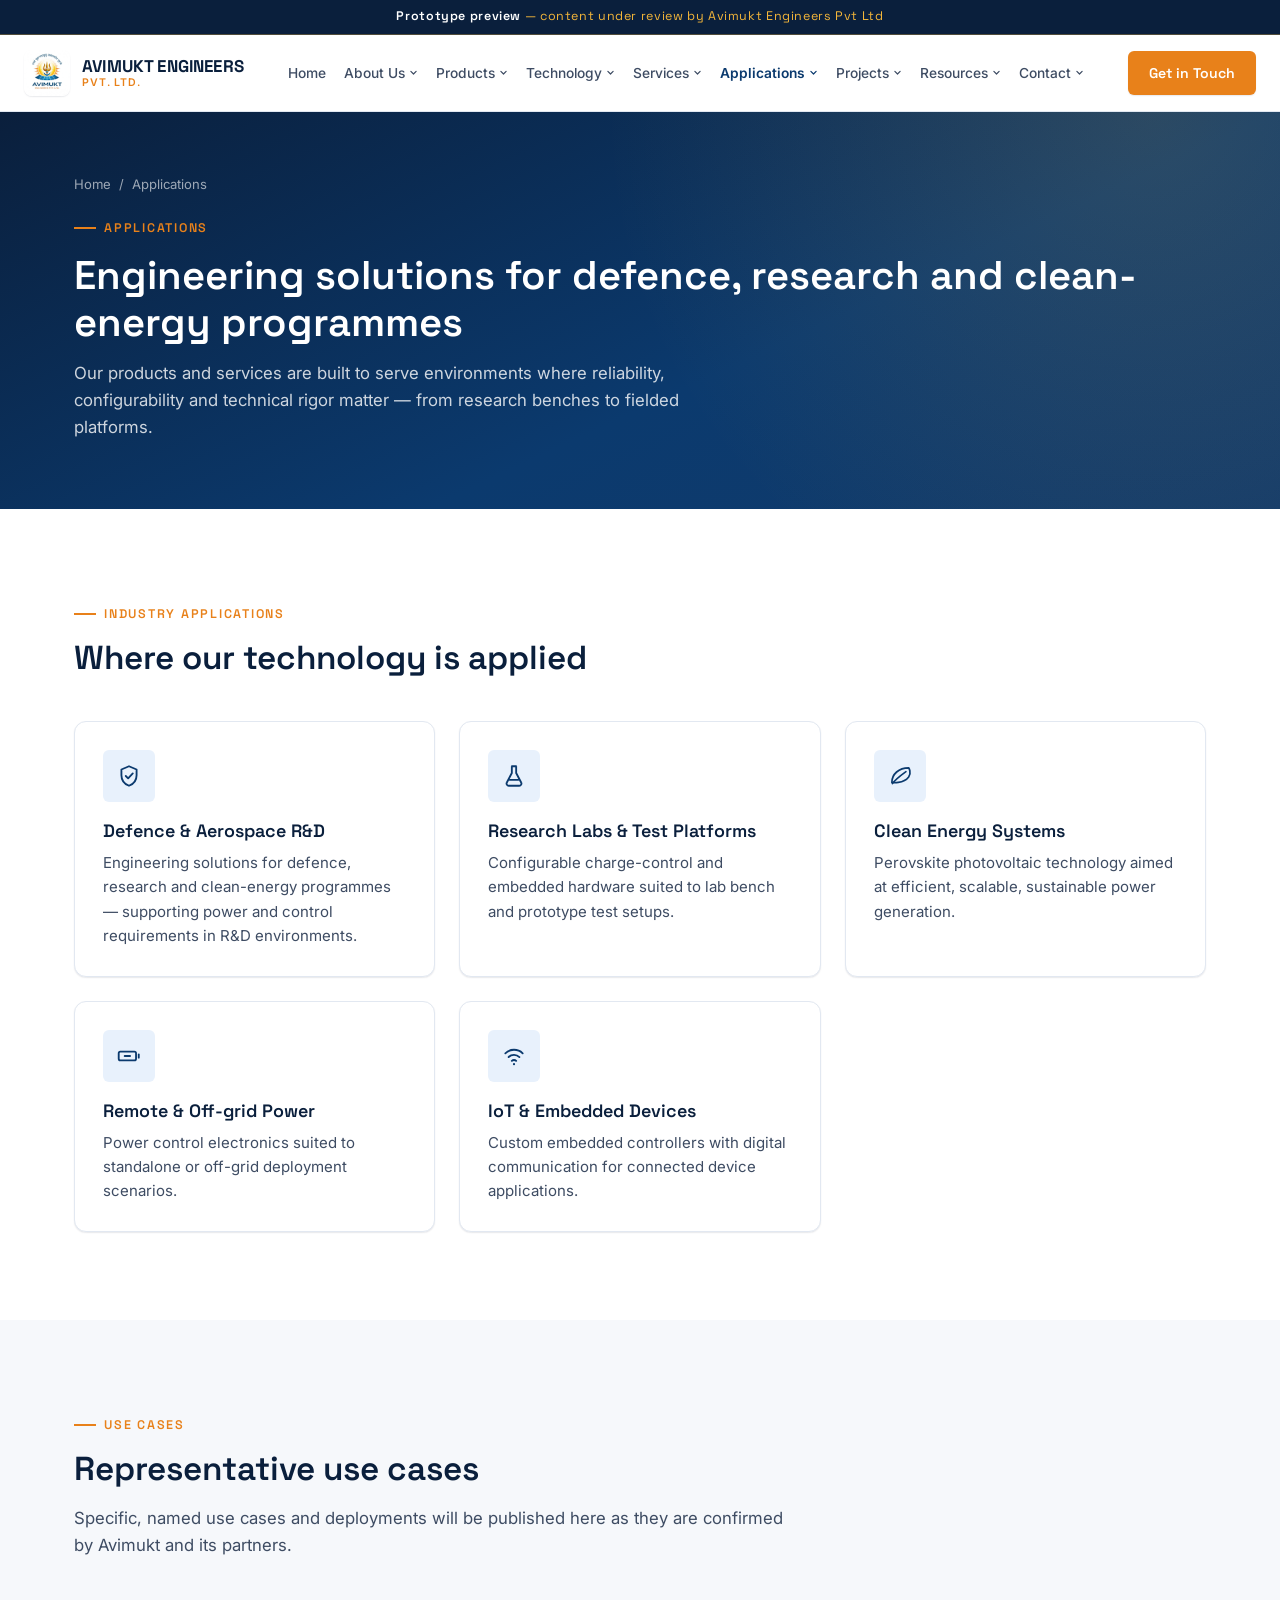
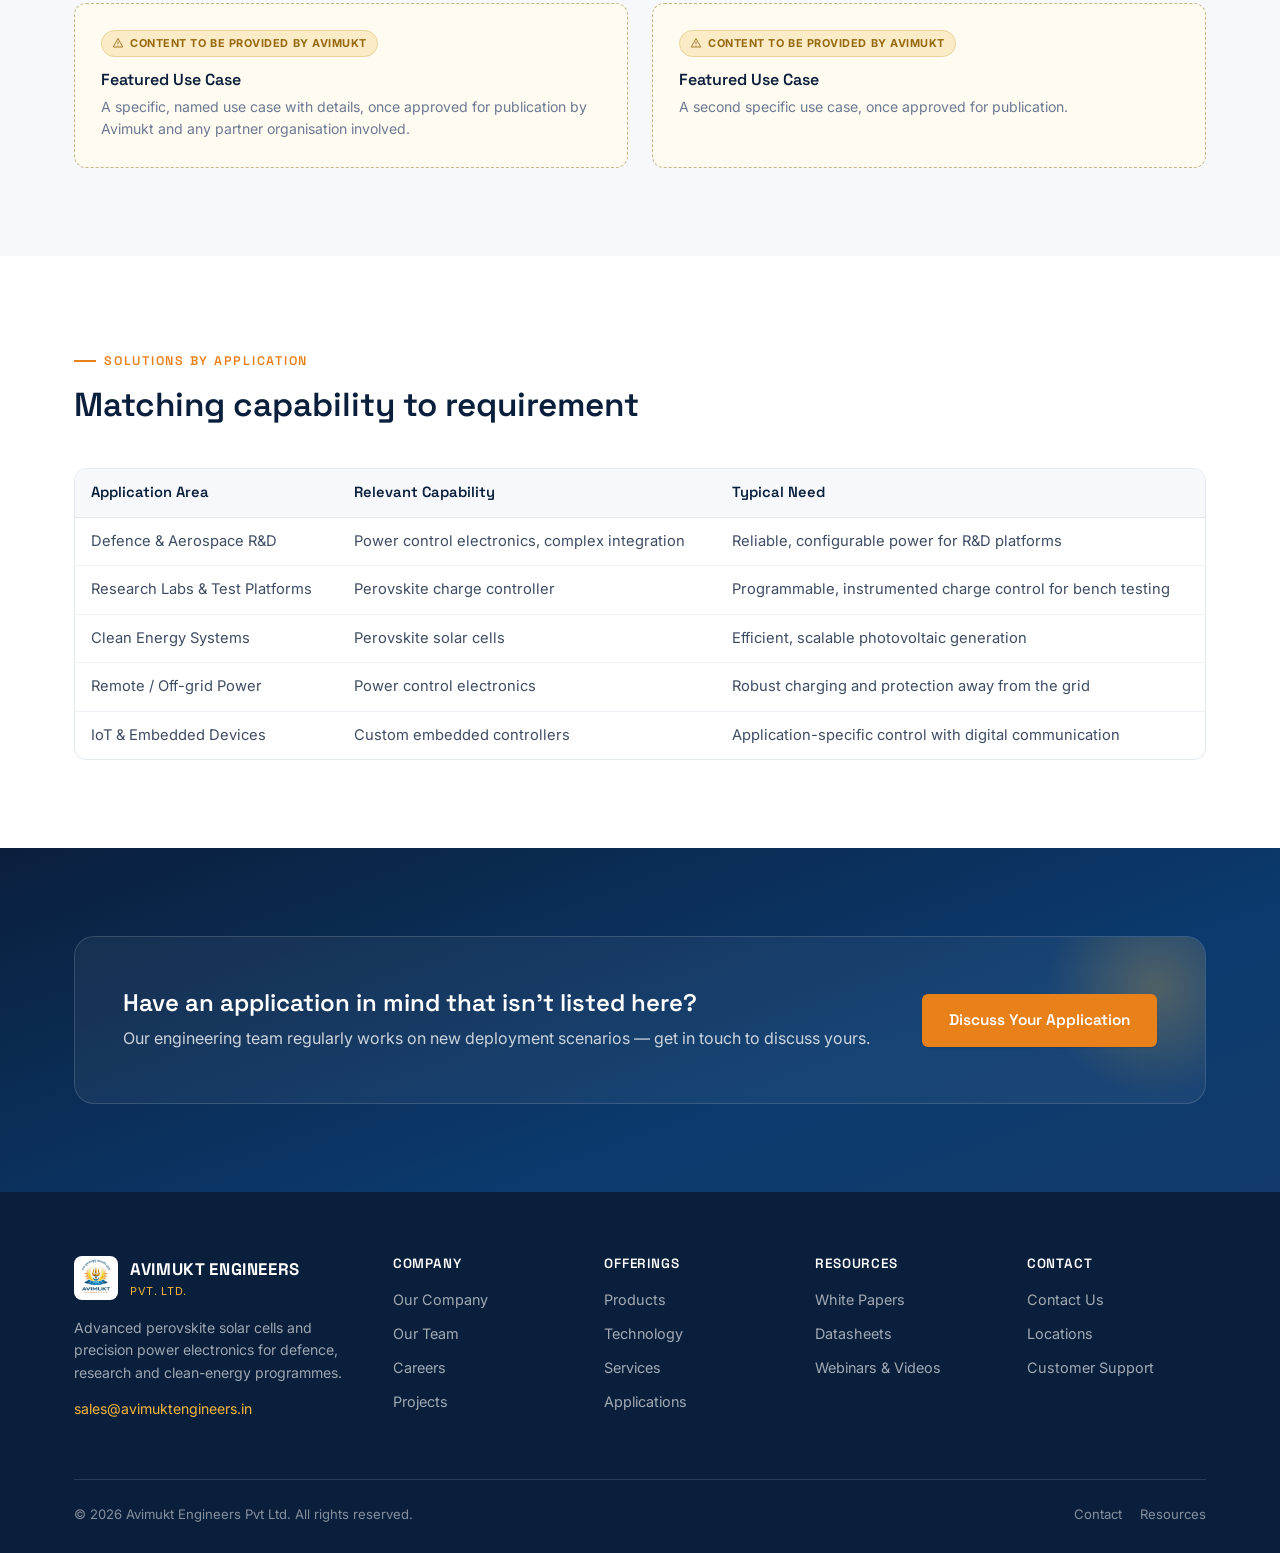
<file: applications.html>
<!DOCTYPE html>
<html lang="en">
<head>
<meta charset="UTF-8">
<meta name="viewport" content="width=device-width, initial-scale=1.0">
<title>Applications | Avimukt Engineers Pvt Ltd</title>
<meta name="description" content="Industry applications, use cases and solutions by application for Avimukt Engineers' perovskite solar and embedded power technology.">
<meta name="robots" content="noindex, nofollow">
<meta name="theme-color" content="#0A1F3C">
<link rel="icon" type="image/png" sizes="32x32" href="assets/favicon-32.png">
<link rel="apple-touch-icon" href="assets/apple-touch-icon.png">
<meta property="og:type" content="website">
<meta property="og:title" content="Applications | Avimukt Engineers Pvt Ltd">
<meta property="og:description" content="Industry applications, use cases and solutions by application for Avimukt Engineers' perovskite solar and embedded power technology.">
<meta property="og:image" content="assets/logo-512.png">
<meta property="og:site_name" content="Avimukt Engineers Pvt Ltd">
<meta name="twitter:card" content="summary">
<link rel="preconnect" href="https://fonts.googleapis.com">
<link rel="preconnect" href="https://fonts.gstatic.com" crossorigin>
<link href="https://fonts.googleapis.com/css2?family=Inter:wght@400;500;600;700&family=Space+Grotesk:wght@500;600;700&display=swap" rel="stylesheet">
<link rel="stylesheet" href="css/main.css">

</head>
<body class="">
<div id="preview-ribbon"><strong>Prototype preview</strong> &mdash; content under review by Avimukt Engineers Pvt Ltd</div>
  <header class="site-header">
    <div class="container nav">
      <a class="brand" href="index.html">
        <img src="assets/logo.jpg" alt="Avimukt Engineers Pvt Ltd logo" width="46" height="46">
        <span class="brand-text"><strong>AVIMUKT ENGINEERS</strong><span>Pvt. Ltd.</span></span>
      </a>
      <nav class="nav-links" aria-label="Primary">
        <div class="nav-item"><a class="nav-link" href="index.html" data-nav-path="index.html">Home</a></div>
        <div class="nav-item">
            <a class="nav-link" href="about.html" data-nav-path="about.html">About Us <svg class="caret" viewBox="0 0 12 12" fill="none"><path d="M2.5 4.5L6 8L9.5 4.5" stroke="currentColor" stroke-width="1.6" stroke-linecap="round" stroke-linejoin="round"/></svg></a>
            <div class="dropdown"><a href="about.html#company">Our Company</a>
<a href="about.html#team">Our Team</a>
<a href="about.html#careers">Careers</a></div>
          </div>
        <div class="nav-item">
            <a class="nav-link" href="products.html" data-nav-path="products.html">Products <svg class="caret" viewBox="0 0 12 12" fill="none"><path d="M2.5 4.5L6 8L9.5 4.5" stroke="currentColor" stroke-width="1.6" stroke-linecap="round" stroke-linejoin="round"/></svg></a>
            <div class="dropdown"><a href="products.html#categories">Product Categories</a>
<a href="products.html#all-products">All Products</a>
<a href="products/charge-controller.html">Perovskite Charge Controller</a>
<a href="products.html#support">Product Support</a></div>
          </div>
        <div class="nav-item">
            <a class="nav-link" href="technology.html" data-nav-path="technology.html">Technology <svg class="caret" viewBox="0 0 12 12" fill="none"><path d="M2.5 4.5L6 8L9.5 4.5" stroke="currentColor" stroke-width="1.6" stroke-linecap="round" stroke-linejoin="round"/></svg></a>
            <div class="dropdown"><a href="technology.html#overview">Technology Overview</a>
<a href="technology.html#innovations">Innovations</a>
<a class="sub-link" href="technology/perovskite-cell-4in.html">4-Inch Perovskite Solar Cell</a>
<a class="sub-link" href="technology/perovskite-cell-2in.html">2-Inch Perovskite Solar Cell</a>
<a href="technology.html#patents">Patents & IP</a></div>
          </div>
        <div class="nav-item">
            <a class="nav-link" href="services.html" data-nav-path="services.html">Services <svg class="caret" viewBox="0 0 12 12" fill="none"><path d="M2.5 4.5L6 8L9.5 4.5" stroke="currentColor" stroke-width="1.6" stroke-linecap="round" stroke-linejoin="round"/></svg></a>
            <div class="dropdown"><a href="services.html#consulting">Consulting</a>
<a href="services.html#engineering">Engineering Services</a>
<a href="services.html#support">Technical Support</a></div>
          </div>
        <div class="nav-item">
            <a class="nav-link is-active" href="applications.html" data-nav-path="applications.html">Applications <svg class="caret" viewBox="0 0 12 12" fill="none"><path d="M2.5 4.5L6 8L9.5 4.5" stroke="currentColor" stroke-width="1.6" stroke-linecap="round" stroke-linejoin="round"/></svg></a>
            <div class="dropdown"><a href="applications.html#industries">Industry Applications</a>
<a href="applications.html#use-cases">Use Cases</a>
<a href="applications.html#solutions">Solutions by Application</a></div>
          </div>
        <div class="nav-item">
            <a class="nav-link" href="projects.html" data-nav-path="projects.html">Projects <svg class="caret" viewBox="0 0 12 12" fill="none"><path d="M2.5 4.5L6 8L9.5 4.5" stroke="currentColor" stroke-width="1.6" stroke-linecap="round" stroke-linejoin="round"/></svg></a>
            <div class="dropdown"><a href="projects.html#featured">Featured Projects</a>
<a href="projects.html#case-studies">Case Studies</a>
<a href="projects.html#success">Success Stories</a></div>
          </div>
        <div class="nav-item">
            <a class="nav-link" href="resources.html" data-nav-path="resources.html">Resources <svg class="caret" viewBox="0 0 12 12" fill="none"><path d="M2.5 4.5L6 8L9.5 4.5" stroke="currentColor" stroke-width="1.6" stroke-linecap="round" stroke-linejoin="round"/></svg></a>
            <div class="dropdown"><a href="resources.html#whitepapers">White Papers</a>
<a href="resources.html#datasheets">Datasheets & Brochures</a>
<a href="resources.html#webinars">Webinars & Videos</a></div>
          </div>
        <div class="nav-item">
            <a class="nav-link" href="contact.html" data-nav-path="contact.html">Contact <svg class="caret" viewBox="0 0 12 12" fill="none"><path d="M2.5 4.5L6 8L9.5 4.5" stroke="currentColor" stroke-width="1.6" stroke-linecap="round" stroke-linejoin="round"/></svg></a>
            <div class="dropdown"><a href="contact.html#contact-form">Contact Us</a>
<a href="contact.html#locations">Locations</a>
<a href="contact.html#support">Customer Support</a></div>
          </div>
      </nav>
      <div class="nav-cta">
        <a class="btn btn-primary" href="contact.html">Get in Touch</a>
      </div>
      <button class="hamburger" data-nav-toggle aria-expanded="false" aria-label="Toggle navigation menu" aria-controls="mobile-panel">
        <span></span><span></span><span></span>
      </button>
    </div>
    <div class="mobile-panel" id="mobile-panel" data-mobile-panel>
      <div class="m-item"><a class="m-top" style="display:flex" href="index.html">Home</a></div>
      <div class="m-item">
          <div class="m-top"><span>About Us</span><svg viewBox="0 0 16 16" fill="none"><path d="M4 6l4 4 4-4" stroke="currentColor" stroke-width="1.7" stroke-linecap="round" stroke-linejoin="round"/></svg></div>
          <div class="m-sub"><a href="about.html">About Us overview</a><a href="about.html#company">Our Company</a>
<a href="about.html#team">Our Team</a>
<a href="about.html#careers">Careers</a></div>
        </div>
      <div class="m-item">
          <div class="m-top"><span>Products</span><svg viewBox="0 0 16 16" fill="none"><path d="M4 6l4 4 4-4" stroke="currentColor" stroke-width="1.7" stroke-linecap="round" stroke-linejoin="round"/></svg></div>
          <div class="m-sub"><a href="products.html">Products overview</a><a href="products.html#categories">Product Categories</a>
<a href="products.html#all-products">All Products</a>
<a href="products/charge-controller.html">Perovskite Charge Controller</a>
<a href="products.html#support">Product Support</a></div>
        </div>
      <div class="m-item">
          <div class="m-top"><span>Technology</span><svg viewBox="0 0 16 16" fill="none"><path d="M4 6l4 4 4-4" stroke="currentColor" stroke-width="1.7" stroke-linecap="round" stroke-linejoin="round"/></svg></div>
          <div class="m-sub"><a href="technology.html">Technology overview</a><a href="technology.html#overview">Technology Overview</a>
<a href="technology.html#innovations">Innovations</a>
<a class="sub-link" href="technology/perovskite-cell-4in.html">4-Inch Perovskite Solar Cell</a>
<a class="sub-link" href="technology/perovskite-cell-2in.html">2-Inch Perovskite Solar Cell</a>
<a href="technology.html#patents">Patents & IP</a></div>
        </div>
      <div class="m-item">
          <div class="m-top"><span>Services</span><svg viewBox="0 0 16 16" fill="none"><path d="M4 6l4 4 4-4" stroke="currentColor" stroke-width="1.7" stroke-linecap="round" stroke-linejoin="round"/></svg></div>
          <div class="m-sub"><a href="services.html">Services overview</a><a href="services.html#consulting">Consulting</a>
<a href="services.html#engineering">Engineering Services</a>
<a href="services.html#support">Technical Support</a></div>
        </div>
      <div class="m-item">
          <div class="m-top"><span>Applications</span><svg viewBox="0 0 16 16" fill="none"><path d="M4 6l4 4 4-4" stroke="currentColor" stroke-width="1.7" stroke-linecap="round" stroke-linejoin="round"/></svg></div>
          <div class="m-sub"><a href="applications.html">Applications overview</a><a href="applications.html#industries">Industry Applications</a>
<a href="applications.html#use-cases">Use Cases</a>
<a href="applications.html#solutions">Solutions by Application</a></div>
        </div>
      <div class="m-item">
          <div class="m-top"><span>Projects</span><svg viewBox="0 0 16 16" fill="none"><path d="M4 6l4 4 4-4" stroke="currentColor" stroke-width="1.7" stroke-linecap="round" stroke-linejoin="round"/></svg></div>
          <div class="m-sub"><a href="projects.html">Projects overview</a><a href="projects.html#featured">Featured Projects</a>
<a href="projects.html#case-studies">Case Studies</a>
<a href="projects.html#success">Success Stories</a></div>
        </div>
      <div class="m-item">
          <div class="m-top"><span>Resources</span><svg viewBox="0 0 16 16" fill="none"><path d="M4 6l4 4 4-4" stroke="currentColor" stroke-width="1.7" stroke-linecap="round" stroke-linejoin="round"/></svg></div>
          <div class="m-sub"><a href="resources.html">Resources overview</a><a href="resources.html#whitepapers">White Papers</a>
<a href="resources.html#datasheets">Datasheets & Brochures</a>
<a href="resources.html#webinars">Webinars & Videos</a></div>
        </div>
      <div class="m-item">
          <div class="m-top"><span>Contact</span><svg viewBox="0 0 16 16" fill="none"><path d="M4 6l4 4 4-4" stroke="currentColor" stroke-width="1.7" stroke-linecap="round" stroke-linejoin="round"/></svg></div>
          <div class="m-sub"><a href="contact.html">Contact overview</a><a href="contact.html#contact-form">Contact Us</a>
<a href="contact.html#locations">Locations</a>
<a href="contact.html#support">Customer Support</a></div>
        </div>
      <div class="m-cta">
        <a class="btn btn-secondary btn-block" href="products.html">Products</a>
        <a class="btn btn-primary btn-block" href="contact.html">Get in Touch</a>
      </div>
    </div>
  </header>
<section class="page-hero">
    <div class="container">
      <div class="breadcrumb"><a href="index.html">Home</a> <span>/</span> <span>Applications</span></div>
      <div class="eyebrow">Applications</div>
      <h1>Engineering solutions for defence, research and clean-energy programmes</h1>
      <p class="lead">Our products and services are built to serve environments where reliability, configurability and technical rigor matter &mdash; from research benches to fielded platforms.</p>
    </div>
  </section>
  <section class="section" id="industries">
    <div class="container">
      <div class="section-head">
        <div class="eyebrow">Industry Applications</div>
        <h2>Where our technology is applied</h2>
      </div>
      <div class="grid grid-3">
        <div class="card reveal"><div class="icon-wrap"><svg viewBox="0 0 24 24" fill="none"><path d="M12 3l7 3v5.2c0 4.6-3 8.2-7 9.8-4-1.6-7-5.2-7-9.8V6l7-3z" stroke="currentColor" stroke-width="1.7" stroke-linejoin="round"/><path d="M9 12l2.2 2.2L15.5 9.6" stroke="currentColor" stroke-width="1.7" stroke-linecap="round" stroke-linejoin="round"/></svg></div><h3>Defence &amp; Aerospace R&amp;D</h3><p>Engineering solutions for defence, research and clean-energy programmes &mdash; supporting power and control requirements in R&amp;D environments.</p></div>
        <div class="card reveal"><div class="icon-wrap"><svg viewBox="0 0 24 24" fill="none"><path d="M9.5 3h5M10 3v6.2L5.4 18a2 2 0 001.7 3h9.8a2 2 0 001.7-3L14 9.2V3" stroke="currentColor" stroke-width="1.7" stroke-linejoin="round"/><path d="M8 15.5h8" stroke="currentColor" stroke-width="1.6" stroke-linecap="round"/></svg></div><h3>Research Labs &amp; Test Platforms</h3><p>Configurable charge-control and embedded hardware suited to lab bench and prototype test setups.</p></div>
        <div class="card reveal"><div class="icon-wrap"><svg viewBox="0 0 24 24" fill="none"><path d="M20 4.5c-9 0-15.5 5.6-15.5 13.5 0 0 10.6 1.6 15.5-5C22.9 8.6 20 4.5 20 4.5z" stroke="currentColor" stroke-width="1.6" stroke-linejoin="round"/><path d="M5 19c3-4 7-7 12.5-11" stroke="currentColor" stroke-width="1.5" stroke-linecap="round"/></svg></div><h3>Clean Energy Systems</h3><p>Perovskite photovoltaic technology aimed at efficient, scalable, sustainable power generation.</p></div>
        <div class="card reveal"><div class="icon-wrap"><svg viewBox="0 0 24 24" fill="none"><rect x="2.5" y="8" width="16" height="8" rx="1.5" stroke="currentColor" stroke-width="1.7"/><path d="M21 10.5v3" stroke="currentColor" stroke-width="1.7" stroke-linecap="round"/><path d="M8 12h5" stroke="currentColor" stroke-width="1.7" stroke-linecap="round"/></svg></div><h3>Remote &amp; Off-grid Power</h3><p>Power control electronics suited to standalone or off-grid deployment scenarios.</p></div>
        <div class="card reveal"><div class="icon-wrap"><svg viewBox="0 0 24 24" fill="none"><path d="M4 9.5a11.5 11.5 0 0116 0M7 13a7 7 0 0110 0M10 16.5a2.8 2.8 0 014 0" stroke="currentColor" stroke-width="1.7" stroke-linecap="round"/><circle cx="12" cy="19.5" r="1" fill="currentColor"/></svg></div><h3>IoT &amp; Embedded Devices</h3><p>Custom embedded controllers with digital communication for connected device applications.</p></div>
      </div>
    </div>
  </section>

  <section class="section section--tint" id="use-cases">
    <div class="container">
      <div class="section-head">
        <div class="eyebrow">Use Cases</div>
        <h2>Representative use cases</h2>
        <p>Specific, named use cases and deployments will be published here as they are confirmed by Avimukt and its partners.</p>
      </div>
      <div class="grid grid-2">
        <div class="placeholder-card reveal">
        <span class="placeholder-tag"><svg viewBox="0 0 24 24" fill="none"><path d="M12 3l9.5 17H2.5L12 3z" stroke="currentColor" stroke-width="1.7" stroke-linejoin="round"/><path d="M12 9.5v4.2" stroke="currentColor" stroke-width="1.7" stroke-linecap="round"/><circle cx="12" cy="17" r="0.9" fill="currentColor"/></svg> Content to be provided by Avimukt</span>
        <h4>Featured Use Case</h4>
        <p>A specific, named use case with details, once approved for publication by Avimukt and any partner organisation involved.</p>
      </div>
        <div class="placeholder-card reveal">
        <span class="placeholder-tag"><svg viewBox="0 0 24 24" fill="none"><path d="M12 3l9.5 17H2.5L12 3z" stroke="currentColor" stroke-width="1.7" stroke-linejoin="round"/><path d="M12 9.5v4.2" stroke="currentColor" stroke-width="1.7" stroke-linecap="round"/><circle cx="12" cy="17" r="0.9" fill="currentColor"/></svg> Content to be provided by Avimukt</span>
        <h4>Featured Use Case</h4>
        <p>A second specific use case, once approved for publication.</p>
      </div>
      </div>
    </div>
  </section>

  <section class="section" id="solutions">
    <div class="container">
      <div class="section-head">
        <div class="eyebrow">Solutions by Application</div>
        <h2>Matching capability to requirement</h2>
      </div>
      <div class="table-wrap reveal">
        <table class="data-table">
          <thead><tr><th>Application Area</th><th>Relevant Capability</th><th>Typical Need</th></tr></thead>
          <tbody>
            <tr><td>Defence &amp; Aerospace R&amp;D</td><td>Power control electronics, complex integration</td><td>Reliable, configurable power for R&amp;D platforms</td></tr>
            <tr><td>Research Labs &amp; Test Platforms</td><td>Perovskite charge controller</td><td>Programmable, instrumented charge control for bench testing</td></tr>
            <tr><td>Clean Energy Systems</td><td>Perovskite solar cells</td><td>Efficient, scalable photovoltaic generation</td></tr>
            <tr><td>Remote / Off-grid Power</td><td>Power control electronics</td><td>Robust charging and protection away from the grid</td></tr>
            <tr><td>IoT &amp; Embedded Devices</td><td>Custom embedded controllers</td><td>Application-specific control with digital communication</td></tr>
          </tbody>
        </table>
      </div>
    </div>
  </section>

  <section class="section section--navy">
    <div class="container">
      <div class="cta-band" style="background:rgba(255,255,255,0.05);border:1px solid rgba(255,255,255,0.14);">
        <div>
          <h2>Have an application in mind that isn&rsquo;t listed here?</h2>
          <p>Our engineering team regularly works on new deployment scenarios &mdash; get in touch to discuss yours.</p>
        </div>
        <div class="cta-actions">
          <a class="btn btn-primary" href="contact.html">Discuss Your Application</a>
        </div>
      </div>
    </div>
  </section>

<footer class="site-footer">
    <div class="container">
      <div class="footer-grid">
        <div>
          <div class="footer-brand">
            <img src="assets/logo.jpg" alt="Avimukt Engineers Pvt Ltd logo">
            <span><strong>AVIMUKT ENGINEERS</strong><span>Pvt. Ltd.</span></span>
          </div>
          <p class="tag-line">Advanced perovskite solar cells and precision power electronics for defence, research and clean-energy programmes.</p>
          <p class="tag-line" style="margin-top:14px;"><a href="mailto:sales@avimuktengineers.in" style="color:var(--gold);">sales@avimuktengineers.in</a></p>
        </div>
        <div class="footer-col">
          <h5>Company</h5>
          <a href="about.html">Our Company</a>
          <a href="about.html#team">Our Team</a>
          <a href="about.html#careers">Careers</a>
          <a href="projects.html">Projects</a>
        </div>
        <div class="footer-col">
          <h5>Offerings</h5>
          <a href="products.html">Products</a>
          <a href="technology.html">Technology</a>
          <a href="services.html">Services</a>
          <a href="applications.html">Applications</a>
        </div>
        <div class="footer-col">
          <h5>Resources</h5>
          <a href="resources.html#whitepapers">White Papers</a>
          <a href="resources.html#datasheets">Datasheets</a>
          <a href="resources.html#webinars">Webinars &amp; Videos</a>
        </div>
        <div class="footer-col">
          <h5>Contact</h5>
          <a href="contact.html">Contact Us</a>
          <a href="contact.html#locations">Locations</a>
          <a href="contact.html#support">Customer Support</a>
        </div>
      </div>
      <div class="footer-bottom">
        <span>&copy; <span data-year>2026</span> Avimukt Engineers Pvt Ltd. All rights reserved.</span>
        <div class="footer-legal-links">
          <a href="contact.html">Contact</a>
          <a href="resources.html">Resources</a>
        </div>
      </div>
    </div>
  </footer>
<script src="js/main.js"></script>
</body>
</html>
</file>
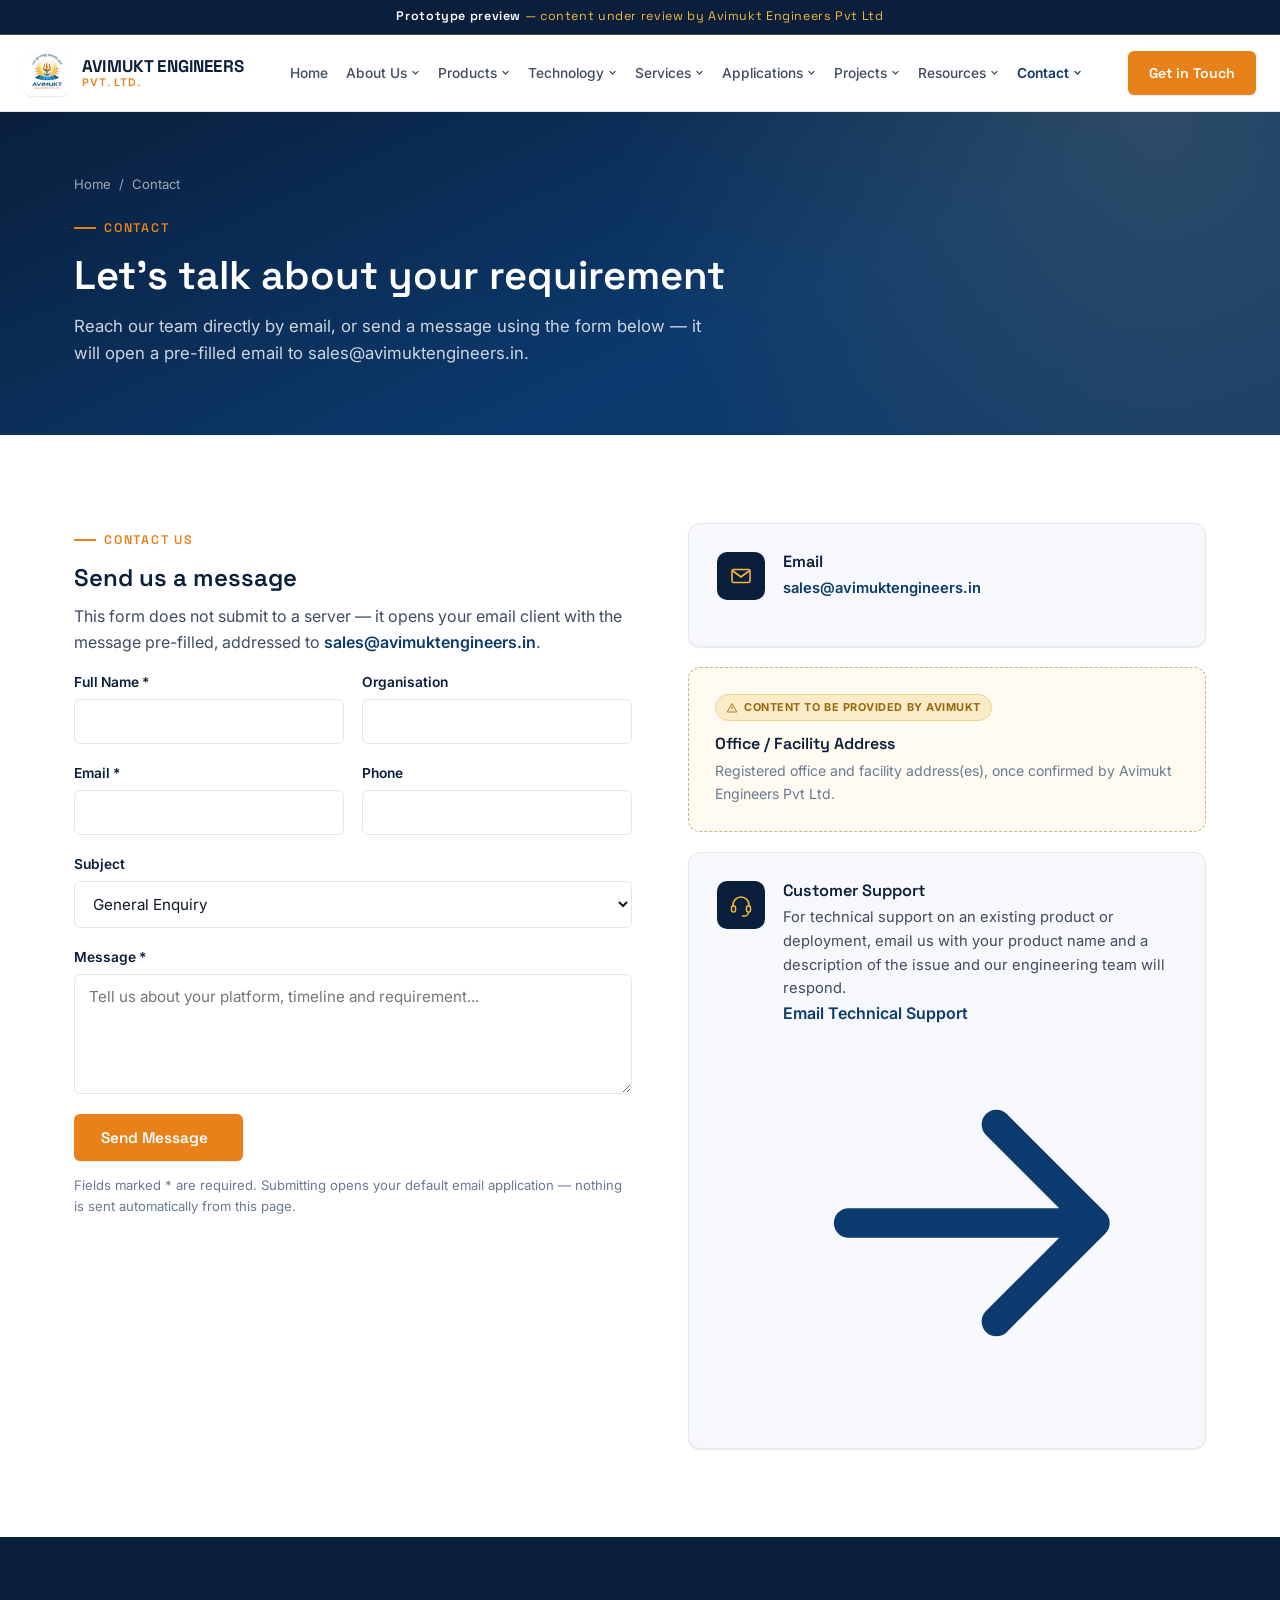
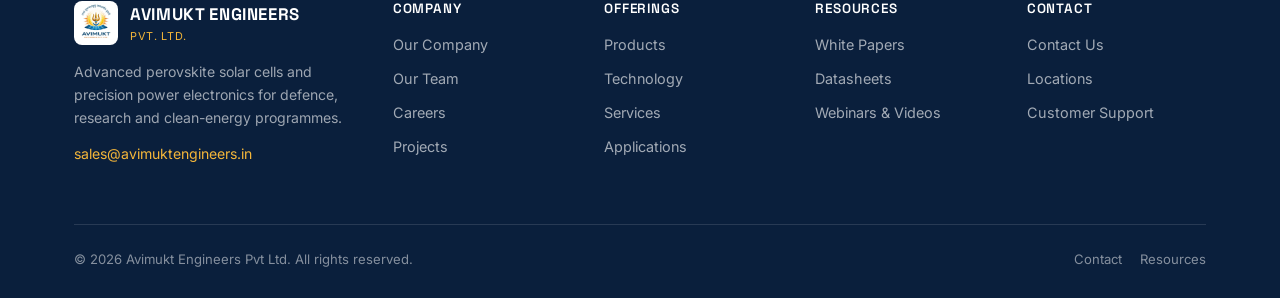
<file: contact.html>
<!DOCTYPE html>
<html lang="en">
<head>
<meta charset="UTF-8">
<meta name="viewport" content="width=device-width, initial-scale=1.0">
<title>Contact | Avimukt Engineers Pvt Ltd</title>
<meta name="description" content="Contact Avimukt Engineers Pvt Ltd — sales@avimuktengineers.in.">
<meta name="robots" content="noindex, nofollow">
<meta name="theme-color" content="#0A1F3C">
<link rel="icon" type="image/png" sizes="32x32" href="assets/favicon-32.png">
<link rel="apple-touch-icon" href="assets/apple-touch-icon.png">
<meta property="og:type" content="website">
<meta property="og:title" content="Contact | Avimukt Engineers Pvt Ltd">
<meta property="og:description" content="Contact Avimukt Engineers Pvt Ltd — sales@avimuktengineers.in.">
<meta property="og:image" content="assets/logo-512.png">
<meta property="og:site_name" content="Avimukt Engineers Pvt Ltd">
<meta name="twitter:card" content="summary">
<link rel="preconnect" href="https://fonts.googleapis.com">
<link rel="preconnect" href="https://fonts.gstatic.com" crossorigin>
<link href="https://fonts.googleapis.com/css2?family=Inter:wght@400;500;600;700&family=Space+Grotesk:wght@500;600;700&display=swap" rel="stylesheet">
<link rel="stylesheet" href="css/main.css">

</head>
<body class="">
<div id="preview-ribbon"><strong>Prototype preview</strong> &mdash; content under review by Avimukt Engineers Pvt Ltd</div>
  <header class="site-header">
    <div class="container nav">
      <a class="brand" href="index.html">
        <img src="assets/logo.jpg" alt="Avimukt Engineers Pvt Ltd logo" width="46" height="46">
        <span class="brand-text"><strong>AVIMUKT ENGINEERS</strong><span>Pvt. Ltd.</span></span>
      </a>
      <nav class="nav-links" aria-label="Primary">
        <div class="nav-item"><a class="nav-link" href="index.html" data-nav-path="index.html">Home</a></div>
        <div class="nav-item">
            <a class="nav-link" href="about.html" data-nav-path="about.html">About Us <svg class="caret" viewBox="0 0 12 12" fill="none"><path d="M2.5 4.5L6 8L9.5 4.5" stroke="currentColor" stroke-width="1.6" stroke-linecap="round" stroke-linejoin="round"/></svg></a>
            <div class="dropdown"><a href="about.html#company">Our Company</a>
<a href="about.html#team">Our Team</a>
<a href="about.html#careers">Careers</a></div>
          </div>
        <div class="nav-item">
            <a class="nav-link" href="products.html" data-nav-path="products.html">Products <svg class="caret" viewBox="0 0 12 12" fill="none"><path d="M2.5 4.5L6 8L9.5 4.5" stroke="currentColor" stroke-width="1.6" stroke-linecap="round" stroke-linejoin="round"/></svg></a>
            <div class="dropdown"><a href="products.html#categories">Product Categories</a>
<a href="products.html#all-products">All Products</a>
<a href="products/charge-controller.html">Perovskite Charge Controller</a>
<a href="products.html#support">Product Support</a></div>
          </div>
        <div class="nav-item">
            <a class="nav-link" href="technology.html" data-nav-path="technology.html">Technology <svg class="caret" viewBox="0 0 12 12" fill="none"><path d="M2.5 4.5L6 8L9.5 4.5" stroke="currentColor" stroke-width="1.6" stroke-linecap="round" stroke-linejoin="round"/></svg></a>
            <div class="dropdown"><a href="technology.html#overview">Technology Overview</a>
<a href="technology.html#innovations">Innovations</a>
<a class="sub-link" href="technology/perovskite-cell-4in.html">4-Inch Perovskite Solar Cell</a>
<a class="sub-link" href="technology/perovskite-cell-2in.html">2-Inch Perovskite Solar Cell</a>
<a href="technology.html#patents">Patents & IP</a></div>
          </div>
        <div class="nav-item">
            <a class="nav-link" href="services.html" data-nav-path="services.html">Services <svg class="caret" viewBox="0 0 12 12" fill="none"><path d="M2.5 4.5L6 8L9.5 4.5" stroke="currentColor" stroke-width="1.6" stroke-linecap="round" stroke-linejoin="round"/></svg></a>
            <div class="dropdown"><a href="services.html#consulting">Consulting</a>
<a href="services.html#engineering">Engineering Services</a>
<a href="services.html#support">Technical Support</a></div>
          </div>
        <div class="nav-item">
            <a class="nav-link" href="applications.html" data-nav-path="applications.html">Applications <svg class="caret" viewBox="0 0 12 12" fill="none"><path d="M2.5 4.5L6 8L9.5 4.5" stroke="currentColor" stroke-width="1.6" stroke-linecap="round" stroke-linejoin="round"/></svg></a>
            <div class="dropdown"><a href="applications.html#industries">Industry Applications</a>
<a href="applications.html#use-cases">Use Cases</a>
<a href="applications.html#solutions">Solutions by Application</a></div>
          </div>
        <div class="nav-item">
            <a class="nav-link" href="projects.html" data-nav-path="projects.html">Projects <svg class="caret" viewBox="0 0 12 12" fill="none"><path d="M2.5 4.5L6 8L9.5 4.5" stroke="currentColor" stroke-width="1.6" stroke-linecap="round" stroke-linejoin="round"/></svg></a>
            <div class="dropdown"><a href="projects.html#featured">Featured Projects</a>
<a href="projects.html#case-studies">Case Studies</a>
<a href="projects.html#success">Success Stories</a></div>
          </div>
        <div class="nav-item">
            <a class="nav-link" href="resources.html" data-nav-path="resources.html">Resources <svg class="caret" viewBox="0 0 12 12" fill="none"><path d="M2.5 4.5L6 8L9.5 4.5" stroke="currentColor" stroke-width="1.6" stroke-linecap="round" stroke-linejoin="round"/></svg></a>
            <div class="dropdown"><a href="resources.html#whitepapers">White Papers</a>
<a href="resources.html#datasheets">Datasheets & Brochures</a>
<a href="resources.html#webinars">Webinars & Videos</a></div>
          </div>
        <div class="nav-item">
            <a class="nav-link is-active" href="contact.html" data-nav-path="contact.html">Contact <svg class="caret" viewBox="0 0 12 12" fill="none"><path d="M2.5 4.5L6 8L9.5 4.5" stroke="currentColor" stroke-width="1.6" stroke-linecap="round" stroke-linejoin="round"/></svg></a>
            <div class="dropdown"><a href="contact.html#contact-form">Contact Us</a>
<a href="contact.html#locations">Locations</a>
<a href="contact.html#support">Customer Support</a></div>
          </div>
      </nav>
      <div class="nav-cta">
        <a class="btn btn-primary" href="contact.html">Get in Touch</a>
      </div>
      <button class="hamburger" data-nav-toggle aria-expanded="false" aria-label="Toggle navigation menu" aria-controls="mobile-panel">
        <span></span><span></span><span></span>
      </button>
    </div>
    <div class="mobile-panel" id="mobile-panel" data-mobile-panel>
      <div class="m-item"><a class="m-top" style="display:flex" href="index.html">Home</a></div>
      <div class="m-item">
          <div class="m-top"><span>About Us</span><svg viewBox="0 0 16 16" fill="none"><path d="M4 6l4 4 4-4" stroke="currentColor" stroke-width="1.7" stroke-linecap="round" stroke-linejoin="round"/></svg></div>
          <div class="m-sub"><a href="about.html">About Us overview</a><a href="about.html#company">Our Company</a>
<a href="about.html#team">Our Team</a>
<a href="about.html#careers">Careers</a></div>
        </div>
      <div class="m-item">
          <div class="m-top"><span>Products</span><svg viewBox="0 0 16 16" fill="none"><path d="M4 6l4 4 4-4" stroke="currentColor" stroke-width="1.7" stroke-linecap="round" stroke-linejoin="round"/></svg></div>
          <div class="m-sub"><a href="products.html">Products overview</a><a href="products.html#categories">Product Categories</a>
<a href="products.html#all-products">All Products</a>
<a href="products/charge-controller.html">Perovskite Charge Controller</a>
<a href="products.html#support">Product Support</a></div>
        </div>
      <div class="m-item">
          <div class="m-top"><span>Technology</span><svg viewBox="0 0 16 16" fill="none"><path d="M4 6l4 4 4-4" stroke="currentColor" stroke-width="1.7" stroke-linecap="round" stroke-linejoin="round"/></svg></div>
          <div class="m-sub"><a href="technology.html">Technology overview</a><a href="technology.html#overview">Technology Overview</a>
<a href="technology.html#innovations">Innovations</a>
<a class="sub-link" href="technology/perovskite-cell-4in.html">4-Inch Perovskite Solar Cell</a>
<a class="sub-link" href="technology/perovskite-cell-2in.html">2-Inch Perovskite Solar Cell</a>
<a href="technology.html#patents">Patents & IP</a></div>
        </div>
      <div class="m-item">
          <div class="m-top"><span>Services</span><svg viewBox="0 0 16 16" fill="none"><path d="M4 6l4 4 4-4" stroke="currentColor" stroke-width="1.7" stroke-linecap="round" stroke-linejoin="round"/></svg></div>
          <div class="m-sub"><a href="services.html">Services overview</a><a href="services.html#consulting">Consulting</a>
<a href="services.html#engineering">Engineering Services</a>
<a href="services.html#support">Technical Support</a></div>
        </div>
      <div class="m-item">
          <div class="m-top"><span>Applications</span><svg viewBox="0 0 16 16" fill="none"><path d="M4 6l4 4 4-4" stroke="currentColor" stroke-width="1.7" stroke-linecap="round" stroke-linejoin="round"/></svg></div>
          <div class="m-sub"><a href="applications.html">Applications overview</a><a href="applications.html#industries">Industry Applications</a>
<a href="applications.html#use-cases">Use Cases</a>
<a href="applications.html#solutions">Solutions by Application</a></div>
        </div>
      <div class="m-item">
          <div class="m-top"><span>Projects</span><svg viewBox="0 0 16 16" fill="none"><path d="M4 6l4 4 4-4" stroke="currentColor" stroke-width="1.7" stroke-linecap="round" stroke-linejoin="round"/></svg></div>
          <div class="m-sub"><a href="projects.html">Projects overview</a><a href="projects.html#featured">Featured Projects</a>
<a href="projects.html#case-studies">Case Studies</a>
<a href="projects.html#success">Success Stories</a></div>
        </div>
      <div class="m-item">
          <div class="m-top"><span>Resources</span><svg viewBox="0 0 16 16" fill="none"><path d="M4 6l4 4 4-4" stroke="currentColor" stroke-width="1.7" stroke-linecap="round" stroke-linejoin="round"/></svg></div>
          <div class="m-sub"><a href="resources.html">Resources overview</a><a href="resources.html#whitepapers">White Papers</a>
<a href="resources.html#datasheets">Datasheets & Brochures</a>
<a href="resources.html#webinars">Webinars & Videos</a></div>
        </div>
      <div class="m-item">
          <div class="m-top"><span>Contact</span><svg viewBox="0 0 16 16" fill="none"><path d="M4 6l4 4 4-4" stroke="currentColor" stroke-width="1.7" stroke-linecap="round" stroke-linejoin="round"/></svg></div>
          <div class="m-sub"><a href="contact.html">Contact overview</a><a href="contact.html#contact-form">Contact Us</a>
<a href="contact.html#locations">Locations</a>
<a href="contact.html#support">Customer Support</a></div>
        </div>
      <div class="m-cta">
        <a class="btn btn-secondary btn-block" href="products.html">Products</a>
        <a class="btn btn-primary btn-block" href="contact.html">Get in Touch</a>
      </div>
    </div>
  </header>
<section class="page-hero">
    <div class="container">
      <div class="breadcrumb"><a href="index.html">Home</a> <span>/</span> <span>Contact</span></div>
      <div class="eyebrow">Contact</div>
      <h1>Let&rsquo;s talk about your requirement</h1>
      <p class="lead">Reach our team directly by email, or send a message using the form below &mdash; it will open a pre-filled email to sales@avimuktengineers.in.</p>
    </div>
  </section>
  <section class="section" id="contact-form">
    <div class="container">
      <div class="grid grid-2" style="gap:56px;align-items:flex-start;">
        <div class="reveal">
          <div class="eyebrow">Contact Us</div>
          <h2>Send us a message</h2>
          <p>This form does not submit to a server &mdash; it opens your email client with the message pre-filled, addressed to <a href="mailto:sales@avimuktengineers.in" style="color:var(--navy);font-weight:600;">sales@avimuktengineers.in</a>.</p>
          <form data-mailto-form novalidate>
            <div class="form-grid">
              <div class="field">
                <label for="cf-name">Full Name *</label>
                <input type="text" id="cf-name" name="name" required autocomplete="name">
              </div>
              <div class="field">
                <label for="cf-org">Organisation</label>
                <input type="text" id="cf-org" name="org" autocomplete="organization">
              </div>
              <div class="field">
                <label for="cf-email">Email *</label>
                <input type="email" id="cf-email" name="email" required autocomplete="email">
              </div>
              <div class="field">
                <label for="cf-phone">Phone</label>
                <input type="tel" id="cf-phone" name="phone" autocomplete="tel">
              </div>
              <div class="field full">
                <label for="cf-subject">Subject</label>
                <select id="cf-subject" name="subject">
                  <option>General Enquiry</option>
                  <option>Product Enquiry &mdash; Charge Controller</option>
                  <option>Custom Engineering Requirement</option>
                  <option>Partnership / Collaboration</option>
                  <option>Careers</option>
                  <option>Technical Support</option>
                </select>
              </div>
              <div class="field full">
                <label for="cf-message">Message *</label>
                <textarea id="cf-message" name="message" required placeholder="Tell us about your platform, timeline and requirement..."></textarea>
              </div>
            </div>
            <button type="submit" class="btn btn-primary" style="margin-top:20px;">Send Message <svg viewBox="0 0 24 24" fill="none"><path d="M4 12h15M13 6l6 6-6 6" stroke="currentColor" stroke-width="1.8" stroke-linecap="round" stroke-linejoin="round"/></svg></button>
            <p class="form-note">Fields marked * are required. Submitting opens your default email application &mdash; nothing is sent automatically from this page.</p>
            <div class="form-status" data-form-status role="status"></div>
          </form>
        </div>

        <div class="reveal">
          <div class="card card--flat" style="margin-bottom:20px;">
            <div class="icon-row">
              <div class="icon-wrap"><svg viewBox="0 0 24 24" fill="none"><rect x="3" y="5.5" width="18" height="13" rx="1.6" stroke="currentColor" stroke-width="1.6"/><path d="M4 7l8 6 8-6" stroke="currentColor" stroke-width="1.6" stroke-linecap="round" stroke-linejoin="round"/></svg></div>
              <div><h4>Email</h4><p><a href="mailto:sales@avimuktengineers.in" style="color:var(--navy);font-weight:600;">sales@avimuktengineers.in</a></p></div>
            </div>
          </div>
          <div id="locations">
            <div class="placeholder-card reveal">
        <span class="placeholder-tag"><svg viewBox="0 0 24 24" fill="none"><path d="M12 3l9.5 17H2.5L12 3z" stroke="currentColor" stroke-width="1.7" stroke-linejoin="round"/><path d="M12 9.5v4.2" stroke="currentColor" stroke-width="1.7" stroke-linecap="round"/><circle cx="12" cy="17" r="0.9" fill="currentColor"/></svg> Content to be provided by Avimukt</span>
        <h4>Office / Facility Address</h4>
        <p>Registered office and facility address(es), once confirmed by Avimukt Engineers Pvt Ltd.</p>
      </div>
          </div>
          <div id="support" style="margin-top:20px;">
            <div class="card card--flat">
              <div class="icon-row">
                <div class="icon-wrap"><svg viewBox="0 0 24 24" fill="none"><path d="M4 13v-1a8 8 0 0116 0v1" stroke="currentColor" stroke-width="1.6" stroke-linecap="round"/><rect x="2.5" y="13" width="4" height="6" rx="1.4" stroke="currentColor" stroke-width="1.5"/><rect x="17.5" y="13" width="4" height="6" rx="1.4" stroke="currentColor" stroke-width="1.5"/><path d="M19.5 19.5a4 4 0 01-4 3.5h-2" stroke="currentColor" stroke-width="1.5" stroke-linecap="round"/></svg></div>
                <div>
                  <h4>Customer Support</h4>
                  <p>For technical support on an existing product or deployment, email us with your product name and a description of the issue and our engineering team will respond.</p>
                  <a href="mailto:sales@avimuktengineers.in?subject=Technical%20Support%20Request" style="color:var(--navy);font-weight:600;">Email Technical Support <svg viewBox="0 0 24 24" fill="none"><path d="M4 12h15M13 6l6 6-6 6" stroke="currentColor" stroke-width="1.8" stroke-linecap="round" stroke-linejoin="round"/></svg></a>
                </div>
              </div>
            </div>
          </div>
        </div>
      </div>
    </div>
  </section>

<footer class="site-footer">
    <div class="container">
      <div class="footer-grid">
        <div>
          <div class="footer-brand">
            <img src="assets/logo.jpg" alt="Avimukt Engineers Pvt Ltd logo">
            <span><strong>AVIMUKT ENGINEERS</strong><span>Pvt. Ltd.</span></span>
          </div>
          <p class="tag-line">Advanced perovskite solar cells and precision power electronics for defence, research and clean-energy programmes.</p>
          <p class="tag-line" style="margin-top:14px;"><a href="mailto:sales@avimuktengineers.in" style="color:var(--gold);">sales@avimuktengineers.in</a></p>
        </div>
        <div class="footer-col">
          <h5>Company</h5>
          <a href="about.html">Our Company</a>
          <a href="about.html#team">Our Team</a>
          <a href="about.html#careers">Careers</a>
          <a href="projects.html">Projects</a>
        </div>
        <div class="footer-col">
          <h5>Offerings</h5>
          <a href="products.html">Products</a>
          <a href="technology.html">Technology</a>
          <a href="services.html">Services</a>
          <a href="applications.html">Applications</a>
        </div>
        <div class="footer-col">
          <h5>Resources</h5>
          <a href="resources.html#whitepapers">White Papers</a>
          <a href="resources.html#datasheets">Datasheets</a>
          <a href="resources.html#webinars">Webinars &amp; Videos</a>
        </div>
        <div class="footer-col">
          <h5>Contact</h5>
          <a href="contact.html">Contact Us</a>
          <a href="contact.html#locations">Locations</a>
          <a href="contact.html#support">Customer Support</a>
        </div>
      </div>
      <div class="footer-bottom">
        <span>&copy; <span data-year>2026</span> Avimukt Engineers Pvt Ltd. All rights reserved.</span>
        <div class="footer-legal-links">
          <a href="contact.html">Contact</a>
          <a href="resources.html">Resources</a>
        </div>
      </div>
    </div>
  </footer>
<script src="js/main.js"></script>
</body>
</html>
</file>
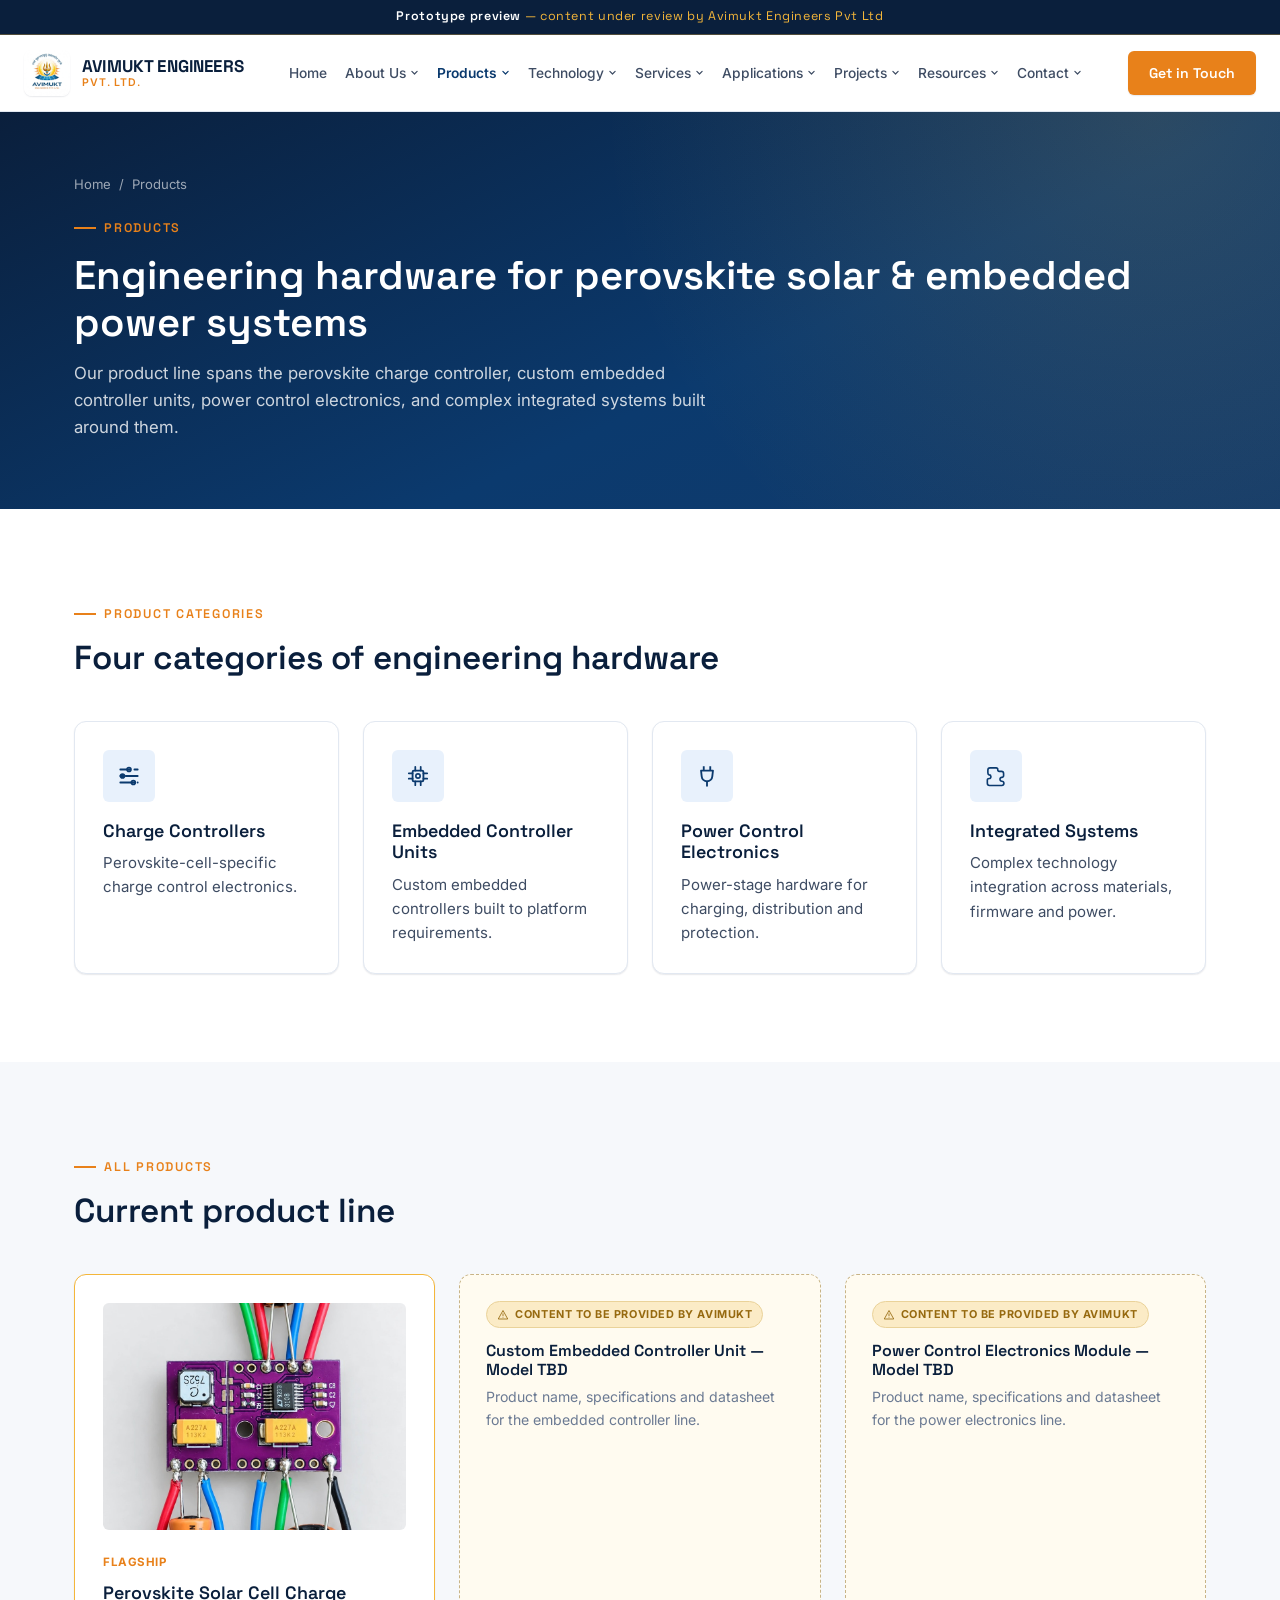
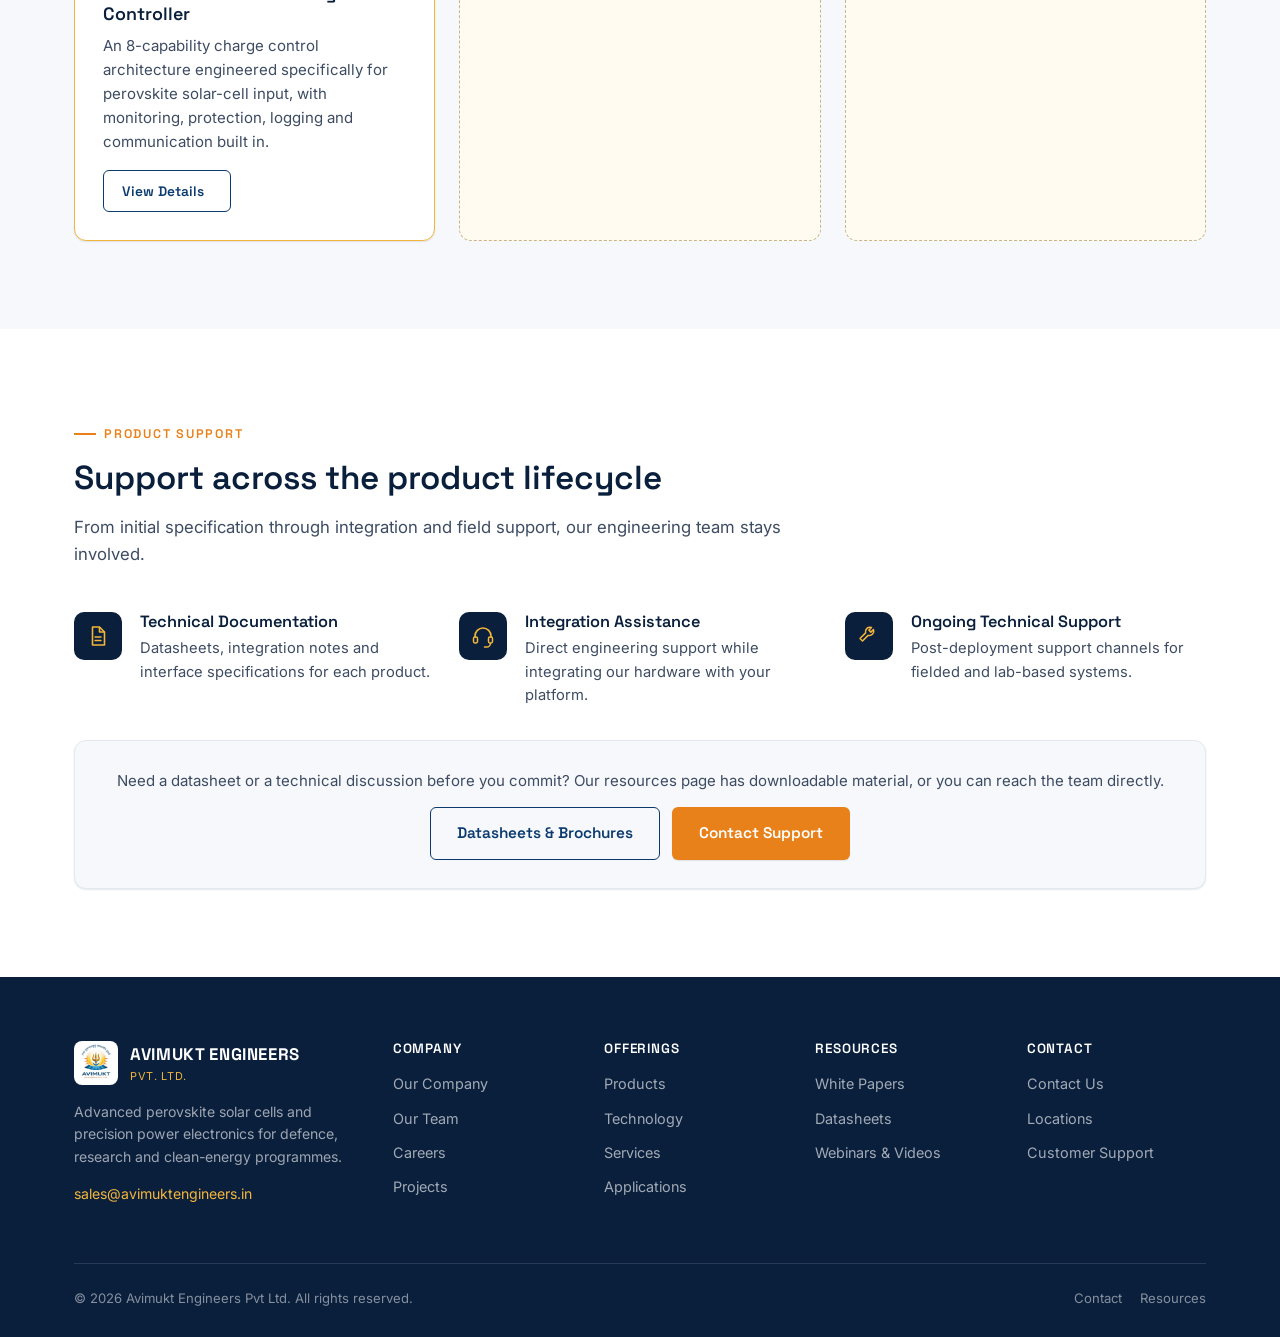
<file: products.html>
<!DOCTYPE html>
<html lang="en">
<head>
<meta charset="UTF-8">
<meta name="viewport" content="width=device-width, initial-scale=1.0">
<title>Products | Avimukt Engineers Pvt Ltd</title>
<meta name="description" content="Product categories, all products and product support for Avimukt Engineers' perovskite charge controllers, embedded controllers and power electronics.">
<meta name="robots" content="noindex, nofollow">
<meta name="theme-color" content="#0A1F3C">
<link rel="icon" type="image/png" sizes="32x32" href="assets/favicon-32.png">
<link rel="apple-touch-icon" href="assets/apple-touch-icon.png">
<meta property="og:type" content="website">
<meta property="og:title" content="Products | Avimukt Engineers Pvt Ltd">
<meta property="og:description" content="Product categories, all products and product support for Avimukt Engineers' perovskite charge controllers, embedded controllers and power electronics.">
<meta property="og:image" content="assets/logo-512.png">
<meta property="og:site_name" content="Avimukt Engineers Pvt Ltd">
<meta name="twitter:card" content="summary">
<link rel="preconnect" href="https://fonts.googleapis.com">
<link rel="preconnect" href="https://fonts.gstatic.com" crossorigin>
<link href="https://fonts.googleapis.com/css2?family=Inter:wght@400;500;600;700&family=Space+Grotesk:wght@500;600;700&display=swap" rel="stylesheet">
<link rel="stylesheet" href="css/main.css">

</head>
<body class="">
<div id="preview-ribbon"><strong>Prototype preview</strong> &mdash; content under review by Avimukt Engineers Pvt Ltd</div>
  <header class="site-header">
    <div class="container nav">
      <a class="brand" href="index.html">
        <img src="assets/logo.jpg" alt="Avimukt Engineers Pvt Ltd logo" width="46" height="46">
        <span class="brand-text"><strong>AVIMUKT ENGINEERS</strong><span>Pvt. Ltd.</span></span>
      </a>
      <nav class="nav-links" aria-label="Primary">
        <div class="nav-item"><a class="nav-link" href="index.html" data-nav-path="index.html">Home</a></div>
        <div class="nav-item">
            <a class="nav-link" href="about.html" data-nav-path="about.html">About Us <svg class="caret" viewBox="0 0 12 12" fill="none"><path d="M2.5 4.5L6 8L9.5 4.5" stroke="currentColor" stroke-width="1.6" stroke-linecap="round" stroke-linejoin="round"/></svg></a>
            <div class="dropdown"><a href="about.html#company">Our Company</a>
<a href="about.html#team">Our Team</a>
<a href="about.html#careers">Careers</a></div>
          </div>
        <div class="nav-item">
            <a class="nav-link is-active" href="products.html" data-nav-path="products.html">Products <svg class="caret" viewBox="0 0 12 12" fill="none"><path d="M2.5 4.5L6 8L9.5 4.5" stroke="currentColor" stroke-width="1.6" stroke-linecap="round" stroke-linejoin="round"/></svg></a>
            <div class="dropdown"><a href="products.html#categories">Product Categories</a>
<a href="products.html#all-products">All Products</a>
<a href="products/charge-controller.html">Perovskite Charge Controller</a>
<a href="products.html#support">Product Support</a></div>
          </div>
        <div class="nav-item">
            <a class="nav-link" href="technology.html" data-nav-path="technology.html">Technology <svg class="caret" viewBox="0 0 12 12" fill="none"><path d="M2.5 4.5L6 8L9.5 4.5" stroke="currentColor" stroke-width="1.6" stroke-linecap="round" stroke-linejoin="round"/></svg></a>
            <div class="dropdown"><a href="technology.html#overview">Technology Overview</a>
<a href="technology.html#innovations">Innovations</a>
<a class="sub-link" href="technology/perovskite-cell-4in.html">4-Inch Perovskite Solar Cell</a>
<a class="sub-link" href="technology/perovskite-cell-2in.html">2-Inch Perovskite Solar Cell</a>
<a href="technology.html#patents">Patents & IP</a></div>
          </div>
        <div class="nav-item">
            <a class="nav-link" href="services.html" data-nav-path="services.html">Services <svg class="caret" viewBox="0 0 12 12" fill="none"><path d="M2.5 4.5L6 8L9.5 4.5" stroke="currentColor" stroke-width="1.6" stroke-linecap="round" stroke-linejoin="round"/></svg></a>
            <div class="dropdown"><a href="services.html#consulting">Consulting</a>
<a href="services.html#engineering">Engineering Services</a>
<a href="services.html#support">Technical Support</a></div>
          </div>
        <div class="nav-item">
            <a class="nav-link" href="applications.html" data-nav-path="applications.html">Applications <svg class="caret" viewBox="0 0 12 12" fill="none"><path d="M2.5 4.5L6 8L9.5 4.5" stroke="currentColor" stroke-width="1.6" stroke-linecap="round" stroke-linejoin="round"/></svg></a>
            <div class="dropdown"><a href="applications.html#industries">Industry Applications</a>
<a href="applications.html#use-cases">Use Cases</a>
<a href="applications.html#solutions">Solutions by Application</a></div>
          </div>
        <div class="nav-item">
            <a class="nav-link" href="projects.html" data-nav-path="projects.html">Projects <svg class="caret" viewBox="0 0 12 12" fill="none"><path d="M2.5 4.5L6 8L9.5 4.5" stroke="currentColor" stroke-width="1.6" stroke-linecap="round" stroke-linejoin="round"/></svg></a>
            <div class="dropdown"><a href="projects.html#featured">Featured Projects</a>
<a href="projects.html#case-studies">Case Studies</a>
<a href="projects.html#success">Success Stories</a></div>
          </div>
        <div class="nav-item">
            <a class="nav-link" href="resources.html" data-nav-path="resources.html">Resources <svg class="caret" viewBox="0 0 12 12" fill="none"><path d="M2.5 4.5L6 8L9.5 4.5" stroke="currentColor" stroke-width="1.6" stroke-linecap="round" stroke-linejoin="round"/></svg></a>
            <div class="dropdown"><a href="resources.html#whitepapers">White Papers</a>
<a href="resources.html#datasheets">Datasheets & Brochures</a>
<a href="resources.html#webinars">Webinars & Videos</a></div>
          </div>
        <div class="nav-item">
            <a class="nav-link" href="contact.html" data-nav-path="contact.html">Contact <svg class="caret" viewBox="0 0 12 12" fill="none"><path d="M2.5 4.5L6 8L9.5 4.5" stroke="currentColor" stroke-width="1.6" stroke-linecap="round" stroke-linejoin="round"/></svg></a>
            <div class="dropdown"><a href="contact.html#contact-form">Contact Us</a>
<a href="contact.html#locations">Locations</a>
<a href="contact.html#support">Customer Support</a></div>
          </div>
      </nav>
      <div class="nav-cta">
        <a class="btn btn-primary" href="contact.html">Get in Touch</a>
      </div>
      <button class="hamburger" data-nav-toggle aria-expanded="false" aria-label="Toggle navigation menu" aria-controls="mobile-panel">
        <span></span><span></span><span></span>
      </button>
    </div>
    <div class="mobile-panel" id="mobile-panel" data-mobile-panel>
      <div class="m-item"><a class="m-top" style="display:flex" href="index.html">Home</a></div>
      <div class="m-item">
          <div class="m-top"><span>About Us</span><svg viewBox="0 0 16 16" fill="none"><path d="M4 6l4 4 4-4" stroke="currentColor" stroke-width="1.7" stroke-linecap="round" stroke-linejoin="round"/></svg></div>
          <div class="m-sub"><a href="about.html">About Us overview</a><a href="about.html#company">Our Company</a>
<a href="about.html#team">Our Team</a>
<a href="about.html#careers">Careers</a></div>
        </div>
      <div class="m-item">
          <div class="m-top"><span>Products</span><svg viewBox="0 0 16 16" fill="none"><path d="M4 6l4 4 4-4" stroke="currentColor" stroke-width="1.7" stroke-linecap="round" stroke-linejoin="round"/></svg></div>
          <div class="m-sub"><a href="products.html">Products overview</a><a href="products.html#categories">Product Categories</a>
<a href="products.html#all-products">All Products</a>
<a href="products/charge-controller.html">Perovskite Charge Controller</a>
<a href="products.html#support">Product Support</a></div>
        </div>
      <div class="m-item">
          <div class="m-top"><span>Technology</span><svg viewBox="0 0 16 16" fill="none"><path d="M4 6l4 4 4-4" stroke="currentColor" stroke-width="1.7" stroke-linecap="round" stroke-linejoin="round"/></svg></div>
          <div class="m-sub"><a href="technology.html">Technology overview</a><a href="technology.html#overview">Technology Overview</a>
<a href="technology.html#innovations">Innovations</a>
<a class="sub-link" href="technology/perovskite-cell-4in.html">4-Inch Perovskite Solar Cell</a>
<a class="sub-link" href="technology/perovskite-cell-2in.html">2-Inch Perovskite Solar Cell</a>
<a href="technology.html#patents">Patents & IP</a></div>
        </div>
      <div class="m-item">
          <div class="m-top"><span>Services</span><svg viewBox="0 0 16 16" fill="none"><path d="M4 6l4 4 4-4" stroke="currentColor" stroke-width="1.7" stroke-linecap="round" stroke-linejoin="round"/></svg></div>
          <div class="m-sub"><a href="services.html">Services overview</a><a href="services.html#consulting">Consulting</a>
<a href="services.html#engineering">Engineering Services</a>
<a href="services.html#support">Technical Support</a></div>
        </div>
      <div class="m-item">
          <div class="m-top"><span>Applications</span><svg viewBox="0 0 16 16" fill="none"><path d="M4 6l4 4 4-4" stroke="currentColor" stroke-width="1.7" stroke-linecap="round" stroke-linejoin="round"/></svg></div>
          <div class="m-sub"><a href="applications.html">Applications overview</a><a href="applications.html#industries">Industry Applications</a>
<a href="applications.html#use-cases">Use Cases</a>
<a href="applications.html#solutions">Solutions by Application</a></div>
        </div>
      <div class="m-item">
          <div class="m-top"><span>Projects</span><svg viewBox="0 0 16 16" fill="none"><path d="M4 6l4 4 4-4" stroke="currentColor" stroke-width="1.7" stroke-linecap="round" stroke-linejoin="round"/></svg></div>
          <div class="m-sub"><a href="projects.html">Projects overview</a><a href="projects.html#featured">Featured Projects</a>
<a href="projects.html#case-studies">Case Studies</a>
<a href="projects.html#success">Success Stories</a></div>
        </div>
      <div class="m-item">
          <div class="m-top"><span>Resources</span><svg viewBox="0 0 16 16" fill="none"><path d="M4 6l4 4 4-4" stroke="currentColor" stroke-width="1.7" stroke-linecap="round" stroke-linejoin="round"/></svg></div>
          <div class="m-sub"><a href="resources.html">Resources overview</a><a href="resources.html#whitepapers">White Papers</a>
<a href="resources.html#datasheets">Datasheets & Brochures</a>
<a href="resources.html#webinars">Webinars & Videos</a></div>
        </div>
      <div class="m-item">
          <div class="m-top"><span>Contact</span><svg viewBox="0 0 16 16" fill="none"><path d="M4 6l4 4 4-4" stroke="currentColor" stroke-width="1.7" stroke-linecap="round" stroke-linejoin="round"/></svg></div>
          <div class="m-sub"><a href="contact.html">Contact overview</a><a href="contact.html#contact-form">Contact Us</a>
<a href="contact.html#locations">Locations</a>
<a href="contact.html#support">Customer Support</a></div>
        </div>
      <div class="m-cta">
        <a class="btn btn-secondary btn-block" href="products.html">Products</a>
        <a class="btn btn-primary btn-block" href="contact.html">Get in Touch</a>
      </div>
    </div>
  </header>
<section class="page-hero">
    <div class="container">
      <div class="breadcrumb"><a href="index.html">Home</a> <span>/</span> <span>Products</span></div>
      <div class="eyebrow">Products</div>
      <h1>Engineering hardware for perovskite solar &amp; embedded power systems</h1>
      <p class="lead">Our product line spans the perovskite charge controller, custom embedded controller units, power control electronics, and complex integrated systems built around them.</p>
    </div>
  </section>
  <section class="section" id="categories">
    <div class="container">
      <div class="section-head">
        <div class="eyebrow">Product Categories</div>
        <h2>Four categories of engineering hardware</h2>
      </div>
      <div class="grid grid-4">
        <div class="card reveal">
          <div class="icon-wrap"><svg viewBox="0 0 24 24" fill="none"><path d="M4 6h9M17 6h3M4 12h3M9 12h11M4 18h13M20 18h0" stroke="currentColor" stroke-width="1.7" stroke-linecap="round"/><circle cx="12" cy="6" r="1.8" stroke="currentColor" stroke-width="1.6"/><circle cx="6" cy="12" r="1.8" stroke="currentColor" stroke-width="1.6"/><circle cx="16" cy="18" r="1.8" stroke="currentColor" stroke-width="1.6"/></svg></div>
          <h3>Charge Controllers</h3>
          <p>Perovskite-cell-specific charge control electronics.</p>
        </div>
        <div class="card reveal">
          <div class="icon-wrap"><svg viewBox="0 0 24 24" fill="none"><rect x="7" y="7" width="10" height="10" rx="1.2" stroke="currentColor" stroke-width="1.7"/><path d="M9.5 7V3.5M14.5 7V3.5M9.5 20.5V17M14.5 20.5V17M7 9.5H3.5M7 14.5H3.5M20.5 9.5H17M20.5 14.5H17" stroke="currentColor" stroke-width="1.6" stroke-linecap="round"/><circle cx="12" cy="12" r="2" stroke="currentColor" stroke-width="1.5"/></svg></div>
          <h3>Embedded Controller Units</h3>
          <p>Custom embedded controllers built to platform requirements.</p>
        </div>
        <div class="card reveal">
          <div class="icon-wrap"><svg viewBox="0 0 24 24" fill="none"><path d="M9 3v4M15 3v4M6.5 7h11l-.6 5.4A5 5 0 0112 17h0a5 5 0 01-4.9-4.6L6.5 7z" stroke="currentColor" stroke-width="1.7" stroke-linejoin="round"/><path d="M12 17v4" stroke="currentColor" stroke-width="1.7" stroke-linecap="round"/></svg></div>
          <h3>Power Control Electronics</h3>
          <p>Power-stage hardware for charging, distribution and protection.</p>
        </div>
        <div class="card reveal">
          <div class="icon-wrap"><svg viewBox="0 0 24 24" fill="none"><path d="M9 4.5h3.2a1.4 1.4 0 011.4 1.6c-.1.9.6 1.7 1.5 1.6H17a2 2 0 012 2v2a1.6 1.6 0 01-1.7 1.6c-.9-.1-1.6.6-1.6 1.5v.3a1.6 1.6 0 001.6 1.7 2 2 0 010 4H6a2 2 0 01-2-2v-2.9a1.6 1.6 0 011.7-1.6c.9.1 1.6-.6 1.6-1.5v-.3A1.6 1.6 0 005.7 11 2 2 0 014.5 8.9V6.5a2 2 0 012-2H9z" stroke="currentColor" stroke-width="1.5" stroke-linejoin="round"/></svg></div>
          <h3>Integrated Systems</h3>
          <p>Complex technology integration across materials, firmware and power.</p>
        </div>
      </div>
    </div>
  </section>

  <section class="section section--tint" id="all-products">
    <div class="container">
      <div class="section-head">
        <div class="eyebrow">All Products</div>
        <h2>Current product line</h2>
      </div>
      <div class="grid grid-3">
        <div class="card reveal" style="border-color:var(--gold);">
          <div class="thumb"><img src="assets/products/charge-controller-board.jpg" alt="Perovskite solar cell charge controller board" loading="lazy"></div>
          <span class="tag">Flagship</span>
          <h3>Perovskite Solar Cell Charge Controller</h3>
          <p>An 8-capability charge control architecture engineered specifically for perovskite solar-cell input, with monitoring, protection, logging and communication built in.</p>
          <a class="btn btn-secondary btn-sm" href="products/charge-controller.html" style="margin-top:16px;">View Details <svg viewBox="0 0 24 24" fill="none"><path d="M4 12h15M13 6l6 6-6 6" stroke="currentColor" stroke-width="1.8" stroke-linecap="round" stroke-linejoin="round"/></svg></a>
        </div>
        <div class="placeholder-card reveal">
        <span class="placeholder-tag"><svg viewBox="0 0 24 24" fill="none"><path d="M12 3l9.5 17H2.5L12 3z" stroke="currentColor" stroke-width="1.7" stroke-linejoin="round"/><path d="M12 9.5v4.2" stroke="currentColor" stroke-width="1.7" stroke-linecap="round"/><circle cx="12" cy="17" r="0.9" fill="currentColor"/></svg> Content to be provided by Avimukt</span>
        <h4>Custom Embedded Controller Unit &mdash; Model TBD</h4>
        <p>Product name, specifications and datasheet for the embedded controller line.</p>
      </div>
        <div class="placeholder-card reveal">
        <span class="placeholder-tag"><svg viewBox="0 0 24 24" fill="none"><path d="M12 3l9.5 17H2.5L12 3z" stroke="currentColor" stroke-width="1.7" stroke-linejoin="round"/><path d="M12 9.5v4.2" stroke="currentColor" stroke-width="1.7" stroke-linecap="round"/><circle cx="12" cy="17" r="0.9" fill="currentColor"/></svg> Content to be provided by Avimukt</span>
        <h4>Power Control Electronics Module &mdash; Model TBD</h4>
        <p>Product name, specifications and datasheet for the power electronics line.</p>
      </div>
      </div>
    </div>
  </section>

  <section class="section" id="support">
    <div class="container">
      <div class="section-head">
        <div class="eyebrow">Product Support</div>
        <h2>Support across the product lifecycle</h2>
        <p>From initial specification through integration and field support, our engineering team stays involved.</p>
      </div>
      <div class="grid grid-3">
        <div class="icon-row reveal"><div class="icon-wrap"><svg viewBox="0 0 24 24" fill="none"><path d="M6.5 3h7L18.5 8v13h-12V3z" stroke="currentColor" stroke-width="1.6" stroke-linejoin="round"/><path d="M13.5 3v5h5" stroke="currentColor" stroke-width="1.6" stroke-linejoin="round"/><path d="M9 13h6M9 16.5h6" stroke="currentColor" stroke-width="1.4" stroke-linecap="round"/></svg></div><div><h4>Technical Documentation</h4><p>Datasheets, integration notes and interface specifications for each product.</p></div></div>
        <div class="icon-row reveal"><div class="icon-wrap"><svg viewBox="0 0 24 24" fill="none"><path d="M4 13v-1a8 8 0 0116 0v1" stroke="currentColor" stroke-width="1.6" stroke-linecap="round"/><rect x="2.5" y="13" width="4" height="6" rx="1.4" stroke="currentColor" stroke-width="1.5"/><rect x="17.5" y="13" width="4" height="6" rx="1.4" stroke="currentColor" stroke-width="1.5"/><path d="M19.5 19.5a4 4 0 01-4 3.5h-2" stroke="currentColor" stroke-width="1.5" stroke-linecap="round"/></svg></div><div><h4>Integration Assistance</h4><p>Direct engineering support while integrating our hardware with your platform.</p></div></div>
        <div class="icon-row reveal"><div class="icon-wrap"><svg viewBox="0 0 24 24" fill="none"><path d="M14.5 3.5a4.5 4.5 0 00-5.9 5.4L3 14.5l2.5 2.5 5.6-5.6a4.5 4.5 0 005.4-5.9l-2.6 2.6-2-2 2.6-2.6z" stroke="currentColor" stroke-width="1.5" stroke-linejoin="round"/></svg></div><div><h4>Ongoing Technical Support</h4><p>Post-deployment support channels for fielded and lab-based systems.</p></div></div>
      </div>
      <div class="card card--flat reveal" style="margin-top:32px;text-align:center;">
        <p style="margin-bottom:14px;">Need a datasheet or a technical discussion before you commit? Our resources page has downloadable material, or you can reach the team directly.</p>
        <div style="display:flex;gap:12px;justify-content:center;flex-wrap:wrap;">
          <a class="btn btn-secondary" href="resources.html#datasheets">Datasheets &amp; Brochures</a>
          <a class="btn btn-primary" href="contact.html#support">Contact Support</a>
        </div>
      </div>
    </div>
  </section>

<footer class="site-footer">
    <div class="container">
      <div class="footer-grid">
        <div>
          <div class="footer-brand">
            <img src="assets/logo.jpg" alt="Avimukt Engineers Pvt Ltd logo">
            <span><strong>AVIMUKT ENGINEERS</strong><span>Pvt. Ltd.</span></span>
          </div>
          <p class="tag-line">Advanced perovskite solar cells and precision power electronics for defence, research and clean-energy programmes.</p>
          <p class="tag-line" style="margin-top:14px;"><a href="mailto:sales@avimuktengineers.in" style="color:var(--gold);">sales@avimuktengineers.in</a></p>
        </div>
        <div class="footer-col">
          <h5>Company</h5>
          <a href="about.html">Our Company</a>
          <a href="about.html#team">Our Team</a>
          <a href="about.html#careers">Careers</a>
          <a href="projects.html">Projects</a>
        </div>
        <div class="footer-col">
          <h5>Offerings</h5>
          <a href="products.html">Products</a>
          <a href="technology.html">Technology</a>
          <a href="services.html">Services</a>
          <a href="applications.html">Applications</a>
        </div>
        <div class="footer-col">
          <h5>Resources</h5>
          <a href="resources.html#whitepapers">White Papers</a>
          <a href="resources.html#datasheets">Datasheets</a>
          <a href="resources.html#webinars">Webinars &amp; Videos</a>
        </div>
        <div class="footer-col">
          <h5>Contact</h5>
          <a href="contact.html">Contact Us</a>
          <a href="contact.html#locations">Locations</a>
          <a href="contact.html#support">Customer Support</a>
        </div>
      </div>
      <div class="footer-bottom">
        <span>&copy; <span data-year>2026</span> Avimukt Engineers Pvt Ltd. All rights reserved.</span>
        <div class="footer-legal-links">
          <a href="contact.html">Contact</a>
          <a href="resources.html">Resources</a>
        </div>
      </div>
    </div>
  </footer>
<script src="js/main.js"></script>
</body>
</html>
</file>
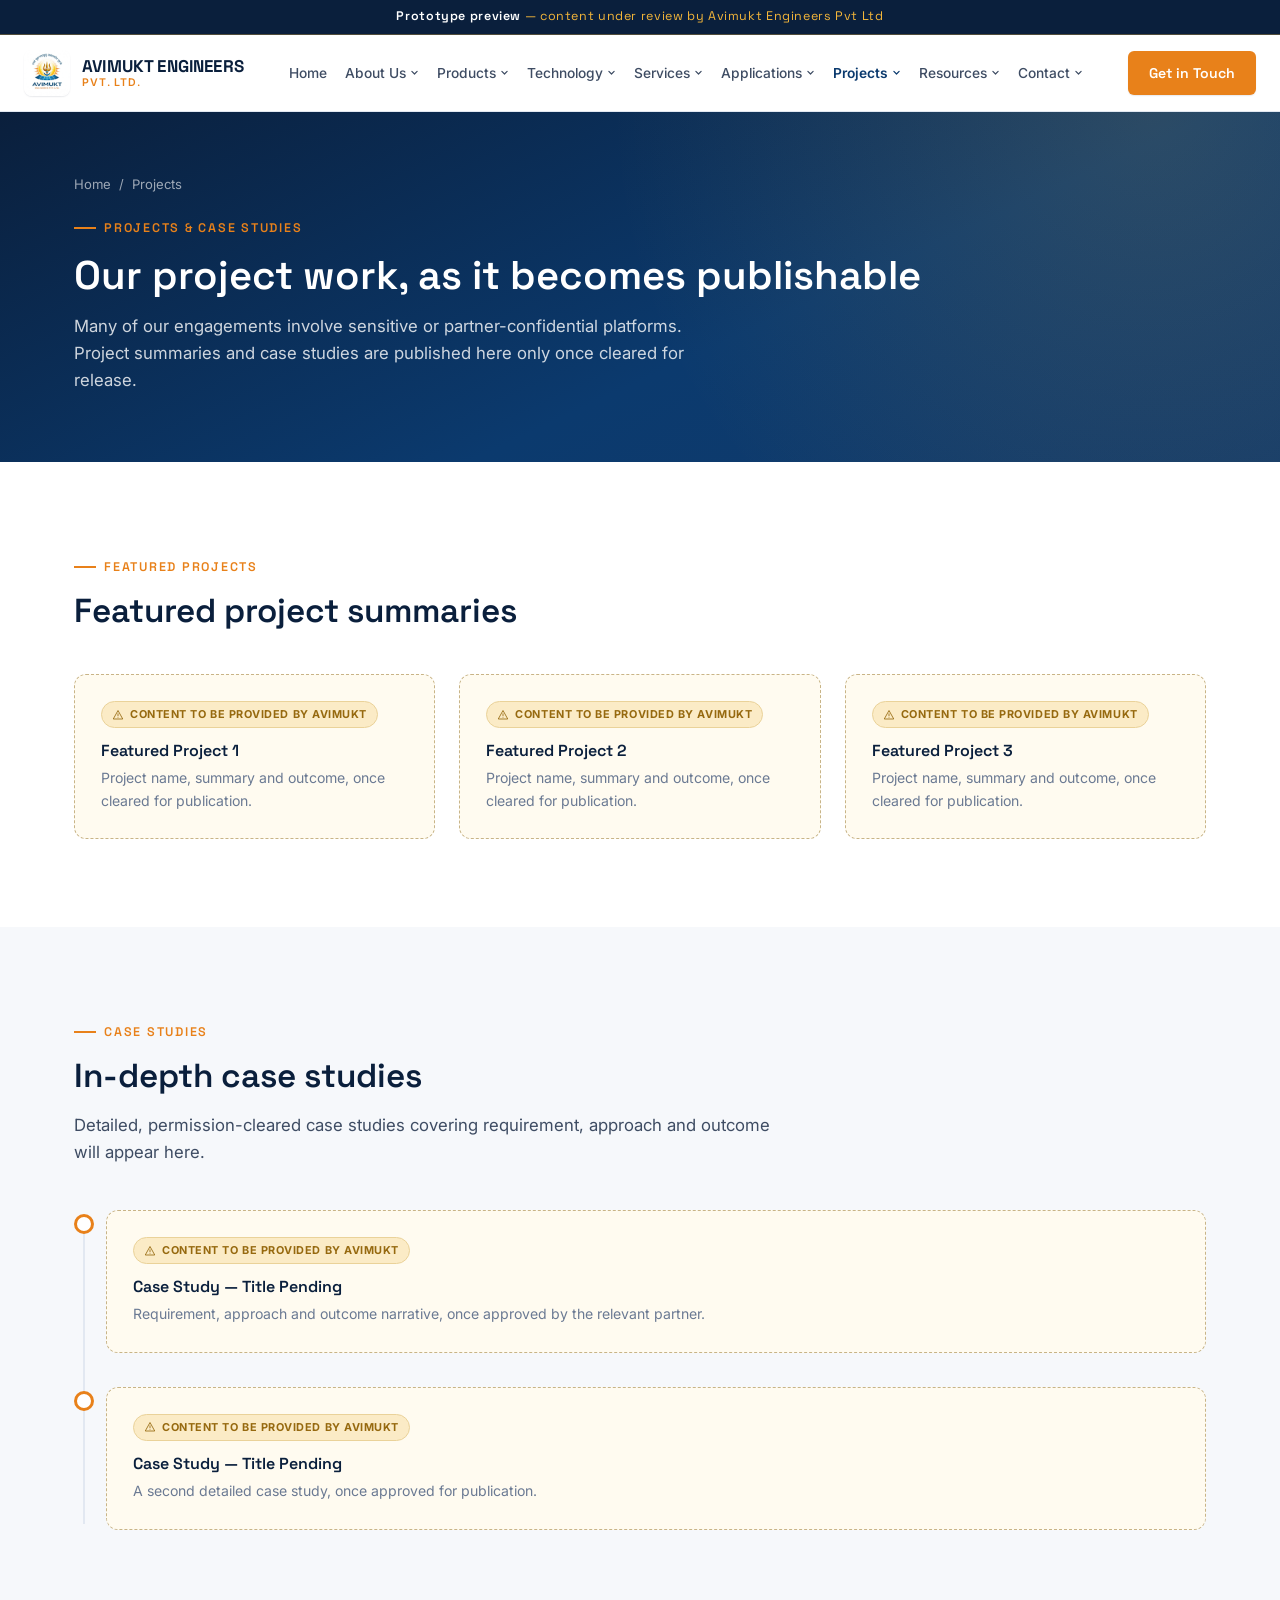
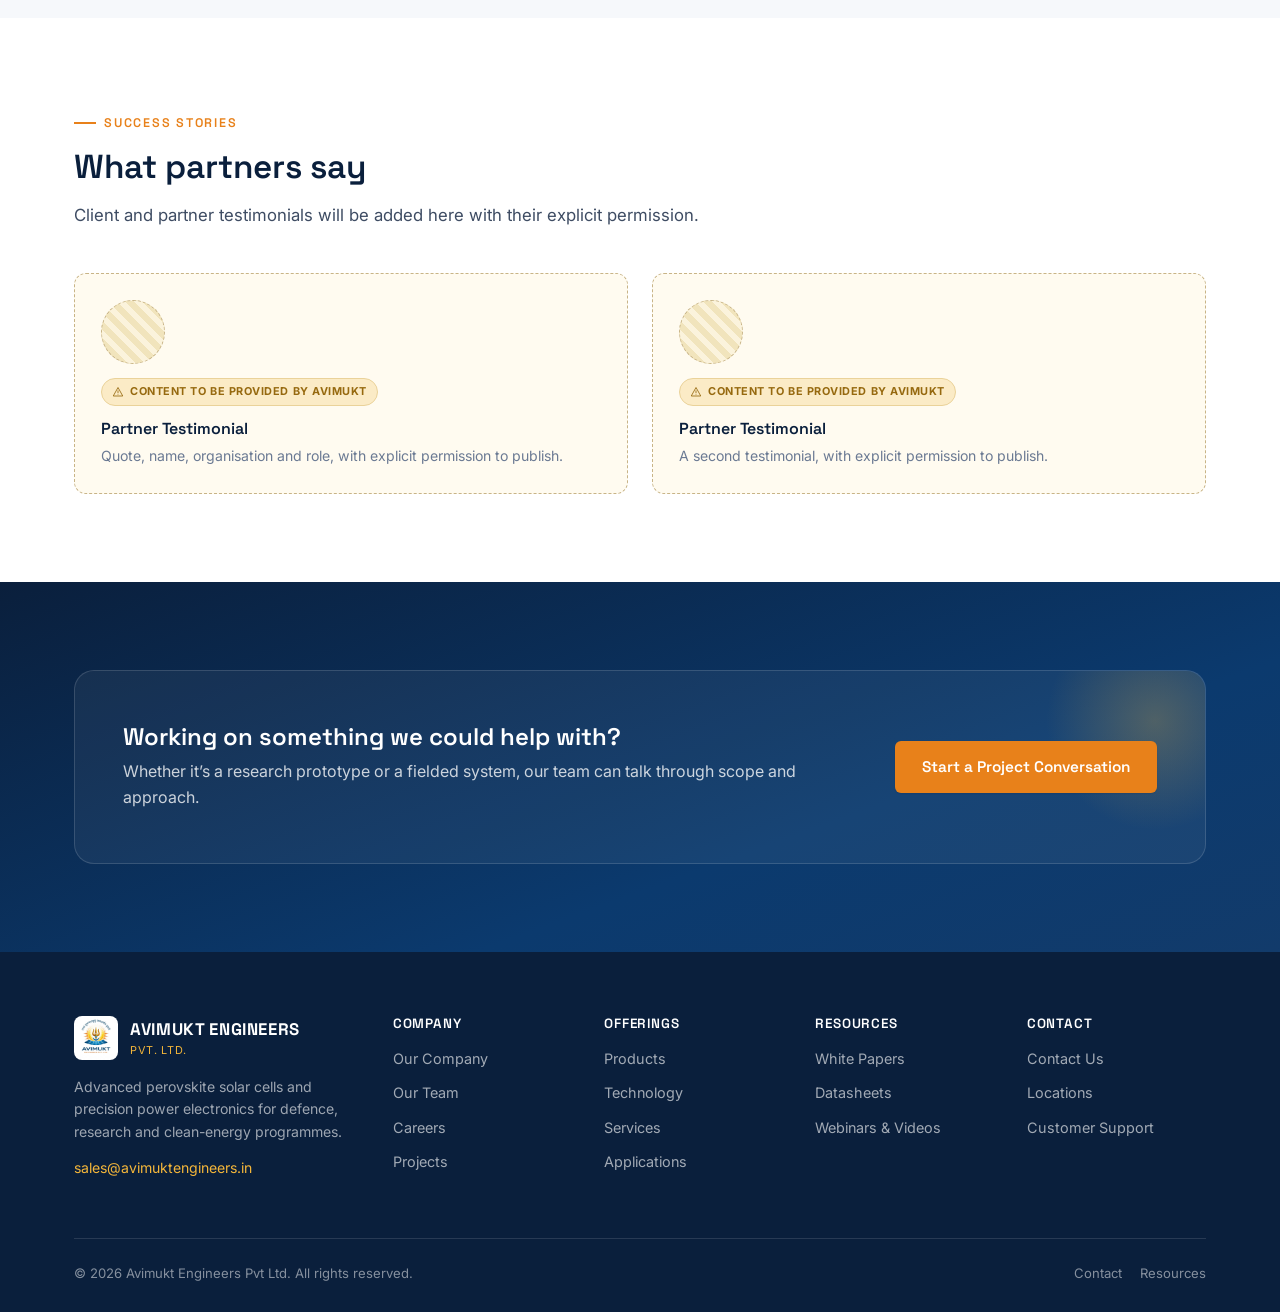
<file: projects.html>
<!DOCTYPE html>
<html lang="en">
<head>
<meta charset="UTF-8">
<meta name="viewport" content="width=device-width, initial-scale=1.0">
<title>Projects & Case Studies | Avimukt Engineers Pvt Ltd</title>
<meta name="description" content="Featured projects, case studies and success stories from Avimukt Engineers Pvt Ltd.">
<meta name="robots" content="noindex, nofollow">
<meta name="theme-color" content="#0A1F3C">
<link rel="icon" type="image/png" sizes="32x32" href="assets/favicon-32.png">
<link rel="apple-touch-icon" href="assets/apple-touch-icon.png">
<meta property="og:type" content="website">
<meta property="og:title" content="Projects & Case Studies | Avimukt Engineers Pvt Ltd">
<meta property="og:description" content="Featured projects, case studies and success stories from Avimukt Engineers Pvt Ltd.">
<meta property="og:image" content="assets/logo-512.png">
<meta property="og:site_name" content="Avimukt Engineers Pvt Ltd">
<meta name="twitter:card" content="summary">
<link rel="preconnect" href="https://fonts.googleapis.com">
<link rel="preconnect" href="https://fonts.gstatic.com" crossorigin>
<link href="https://fonts.googleapis.com/css2?family=Inter:wght@400;500;600;700&family=Space+Grotesk:wght@500;600;700&display=swap" rel="stylesheet">
<link rel="stylesheet" href="css/main.css">

</head>
<body class="">
<div id="preview-ribbon"><strong>Prototype preview</strong> &mdash; content under review by Avimukt Engineers Pvt Ltd</div>
  <header class="site-header">
    <div class="container nav">
      <a class="brand" href="index.html">
        <img src="assets/logo.jpg" alt="Avimukt Engineers Pvt Ltd logo" width="46" height="46">
        <span class="brand-text"><strong>AVIMUKT ENGINEERS</strong><span>Pvt. Ltd.</span></span>
      </a>
      <nav class="nav-links" aria-label="Primary">
        <div class="nav-item"><a class="nav-link" href="index.html" data-nav-path="index.html">Home</a></div>
        <div class="nav-item">
            <a class="nav-link" href="about.html" data-nav-path="about.html">About Us <svg class="caret" viewBox="0 0 12 12" fill="none"><path d="M2.5 4.5L6 8L9.5 4.5" stroke="currentColor" stroke-width="1.6" stroke-linecap="round" stroke-linejoin="round"/></svg></a>
            <div class="dropdown"><a href="about.html#company">Our Company</a>
<a href="about.html#team">Our Team</a>
<a href="about.html#careers">Careers</a></div>
          </div>
        <div class="nav-item">
            <a class="nav-link" href="products.html" data-nav-path="products.html">Products <svg class="caret" viewBox="0 0 12 12" fill="none"><path d="M2.5 4.5L6 8L9.5 4.5" stroke="currentColor" stroke-width="1.6" stroke-linecap="round" stroke-linejoin="round"/></svg></a>
            <div class="dropdown"><a href="products.html#categories">Product Categories</a>
<a href="products.html#all-products">All Products</a>
<a href="products/charge-controller.html">Perovskite Charge Controller</a>
<a href="products.html#support">Product Support</a></div>
          </div>
        <div class="nav-item">
            <a class="nav-link" href="technology.html" data-nav-path="technology.html">Technology <svg class="caret" viewBox="0 0 12 12" fill="none"><path d="M2.5 4.5L6 8L9.5 4.5" stroke="currentColor" stroke-width="1.6" stroke-linecap="round" stroke-linejoin="round"/></svg></a>
            <div class="dropdown"><a href="technology.html#overview">Technology Overview</a>
<a href="technology.html#innovations">Innovations</a>
<a class="sub-link" href="technology/perovskite-cell-4in.html">4-Inch Perovskite Solar Cell</a>
<a class="sub-link" href="technology/perovskite-cell-2in.html">2-Inch Perovskite Solar Cell</a>
<a href="technology.html#patents">Patents & IP</a></div>
          </div>
        <div class="nav-item">
            <a class="nav-link" href="services.html" data-nav-path="services.html">Services <svg class="caret" viewBox="0 0 12 12" fill="none"><path d="M2.5 4.5L6 8L9.5 4.5" stroke="currentColor" stroke-width="1.6" stroke-linecap="round" stroke-linejoin="round"/></svg></a>
            <div class="dropdown"><a href="services.html#consulting">Consulting</a>
<a href="services.html#engineering">Engineering Services</a>
<a href="services.html#support">Technical Support</a></div>
          </div>
        <div class="nav-item">
            <a class="nav-link" href="applications.html" data-nav-path="applications.html">Applications <svg class="caret" viewBox="0 0 12 12" fill="none"><path d="M2.5 4.5L6 8L9.5 4.5" stroke="currentColor" stroke-width="1.6" stroke-linecap="round" stroke-linejoin="round"/></svg></a>
            <div class="dropdown"><a href="applications.html#industries">Industry Applications</a>
<a href="applications.html#use-cases">Use Cases</a>
<a href="applications.html#solutions">Solutions by Application</a></div>
          </div>
        <div class="nav-item">
            <a class="nav-link is-active" href="projects.html" data-nav-path="projects.html">Projects <svg class="caret" viewBox="0 0 12 12" fill="none"><path d="M2.5 4.5L6 8L9.5 4.5" stroke="currentColor" stroke-width="1.6" stroke-linecap="round" stroke-linejoin="round"/></svg></a>
            <div class="dropdown"><a href="projects.html#featured">Featured Projects</a>
<a href="projects.html#case-studies">Case Studies</a>
<a href="projects.html#success">Success Stories</a></div>
          </div>
        <div class="nav-item">
            <a class="nav-link" href="resources.html" data-nav-path="resources.html">Resources <svg class="caret" viewBox="0 0 12 12" fill="none"><path d="M2.5 4.5L6 8L9.5 4.5" stroke="currentColor" stroke-width="1.6" stroke-linecap="round" stroke-linejoin="round"/></svg></a>
            <div class="dropdown"><a href="resources.html#whitepapers">White Papers</a>
<a href="resources.html#datasheets">Datasheets & Brochures</a>
<a href="resources.html#webinars">Webinars & Videos</a></div>
          </div>
        <div class="nav-item">
            <a class="nav-link" href="contact.html" data-nav-path="contact.html">Contact <svg class="caret" viewBox="0 0 12 12" fill="none"><path d="M2.5 4.5L6 8L9.5 4.5" stroke="currentColor" stroke-width="1.6" stroke-linecap="round" stroke-linejoin="round"/></svg></a>
            <div class="dropdown"><a href="contact.html#contact-form">Contact Us</a>
<a href="contact.html#locations">Locations</a>
<a href="contact.html#support">Customer Support</a></div>
          </div>
      </nav>
      <div class="nav-cta">
        <a class="btn btn-primary" href="contact.html">Get in Touch</a>
      </div>
      <button class="hamburger" data-nav-toggle aria-expanded="false" aria-label="Toggle navigation menu" aria-controls="mobile-panel">
        <span></span><span></span><span></span>
      </button>
    </div>
    <div class="mobile-panel" id="mobile-panel" data-mobile-panel>
      <div class="m-item"><a class="m-top" style="display:flex" href="index.html">Home</a></div>
      <div class="m-item">
          <div class="m-top"><span>About Us</span><svg viewBox="0 0 16 16" fill="none"><path d="M4 6l4 4 4-4" stroke="currentColor" stroke-width="1.7" stroke-linecap="round" stroke-linejoin="round"/></svg></div>
          <div class="m-sub"><a href="about.html">About Us overview</a><a href="about.html#company">Our Company</a>
<a href="about.html#team">Our Team</a>
<a href="about.html#careers">Careers</a></div>
        </div>
      <div class="m-item">
          <div class="m-top"><span>Products</span><svg viewBox="0 0 16 16" fill="none"><path d="M4 6l4 4 4-4" stroke="currentColor" stroke-width="1.7" stroke-linecap="round" stroke-linejoin="round"/></svg></div>
          <div class="m-sub"><a href="products.html">Products overview</a><a href="products.html#categories">Product Categories</a>
<a href="products.html#all-products">All Products</a>
<a href="products/charge-controller.html">Perovskite Charge Controller</a>
<a href="products.html#support">Product Support</a></div>
        </div>
      <div class="m-item">
          <div class="m-top"><span>Technology</span><svg viewBox="0 0 16 16" fill="none"><path d="M4 6l4 4 4-4" stroke="currentColor" stroke-width="1.7" stroke-linecap="round" stroke-linejoin="round"/></svg></div>
          <div class="m-sub"><a href="technology.html">Technology overview</a><a href="technology.html#overview">Technology Overview</a>
<a href="technology.html#innovations">Innovations</a>
<a class="sub-link" href="technology/perovskite-cell-4in.html">4-Inch Perovskite Solar Cell</a>
<a class="sub-link" href="technology/perovskite-cell-2in.html">2-Inch Perovskite Solar Cell</a>
<a href="technology.html#patents">Patents & IP</a></div>
        </div>
      <div class="m-item">
          <div class="m-top"><span>Services</span><svg viewBox="0 0 16 16" fill="none"><path d="M4 6l4 4 4-4" stroke="currentColor" stroke-width="1.7" stroke-linecap="round" stroke-linejoin="round"/></svg></div>
          <div class="m-sub"><a href="services.html">Services overview</a><a href="services.html#consulting">Consulting</a>
<a href="services.html#engineering">Engineering Services</a>
<a href="services.html#support">Technical Support</a></div>
        </div>
      <div class="m-item">
          <div class="m-top"><span>Applications</span><svg viewBox="0 0 16 16" fill="none"><path d="M4 6l4 4 4-4" stroke="currentColor" stroke-width="1.7" stroke-linecap="round" stroke-linejoin="round"/></svg></div>
          <div class="m-sub"><a href="applications.html">Applications overview</a><a href="applications.html#industries">Industry Applications</a>
<a href="applications.html#use-cases">Use Cases</a>
<a href="applications.html#solutions">Solutions by Application</a></div>
        </div>
      <div class="m-item">
          <div class="m-top"><span>Projects</span><svg viewBox="0 0 16 16" fill="none"><path d="M4 6l4 4 4-4" stroke="currentColor" stroke-width="1.7" stroke-linecap="round" stroke-linejoin="round"/></svg></div>
          <div class="m-sub"><a href="projects.html">Projects overview</a><a href="projects.html#featured">Featured Projects</a>
<a href="projects.html#case-studies">Case Studies</a>
<a href="projects.html#success">Success Stories</a></div>
        </div>
      <div class="m-item">
          <div class="m-top"><span>Resources</span><svg viewBox="0 0 16 16" fill="none"><path d="M4 6l4 4 4-4" stroke="currentColor" stroke-width="1.7" stroke-linecap="round" stroke-linejoin="round"/></svg></div>
          <div class="m-sub"><a href="resources.html">Resources overview</a><a href="resources.html#whitepapers">White Papers</a>
<a href="resources.html#datasheets">Datasheets & Brochures</a>
<a href="resources.html#webinars">Webinars & Videos</a></div>
        </div>
      <div class="m-item">
          <div class="m-top"><span>Contact</span><svg viewBox="0 0 16 16" fill="none"><path d="M4 6l4 4 4-4" stroke="currentColor" stroke-width="1.7" stroke-linecap="round" stroke-linejoin="round"/></svg></div>
          <div class="m-sub"><a href="contact.html">Contact overview</a><a href="contact.html#contact-form">Contact Us</a>
<a href="contact.html#locations">Locations</a>
<a href="contact.html#support">Customer Support</a></div>
        </div>
      <div class="m-cta">
        <a class="btn btn-secondary btn-block" href="products.html">Products</a>
        <a class="btn btn-primary btn-block" href="contact.html">Get in Touch</a>
      </div>
    </div>
  </header>
<section class="page-hero">
    <div class="container">
      <div class="breadcrumb"><a href="index.html">Home</a> <span>/</span> <span>Projects</span></div>
      <div class="eyebrow">Projects &amp; Case Studies</div>
      <h1>Our project work, as it becomes publishable</h1>
      <p class="lead">Many of our engagements involve sensitive or partner-confidential platforms. Project summaries and case studies are published here only once cleared for release.</p>
    </div>
  </section>
  <section class="section" id="featured">
    <div class="container">
      <div class="section-head">
        <div class="eyebrow">Featured Projects</div>
        <h2>Featured project summaries</h2>
      </div>
      <div class="grid grid-3">
        <div class="placeholder-card reveal">
        <span class="placeholder-tag"><svg viewBox="0 0 24 24" fill="none"><path d="M12 3l9.5 17H2.5L12 3z" stroke="currentColor" stroke-width="1.7" stroke-linejoin="round"/><path d="M12 9.5v4.2" stroke="currentColor" stroke-width="1.7" stroke-linecap="round"/><circle cx="12" cy="17" r="0.9" fill="currentColor"/></svg> Content to be provided by Avimukt</span>
        <h4>Featured Project 1</h4>
        <p>Project name, summary and outcome, once cleared for publication.</p>
      </div>
        <div class="placeholder-card reveal">
        <span class="placeholder-tag"><svg viewBox="0 0 24 24" fill="none"><path d="M12 3l9.5 17H2.5L12 3z" stroke="currentColor" stroke-width="1.7" stroke-linejoin="round"/><path d="M12 9.5v4.2" stroke="currentColor" stroke-width="1.7" stroke-linecap="round"/><circle cx="12" cy="17" r="0.9" fill="currentColor"/></svg> Content to be provided by Avimukt</span>
        <h4>Featured Project 2</h4>
        <p>Project name, summary and outcome, once cleared for publication.</p>
      </div>
        <div class="placeholder-card reveal">
        <span class="placeholder-tag"><svg viewBox="0 0 24 24" fill="none"><path d="M12 3l9.5 17H2.5L12 3z" stroke="currentColor" stroke-width="1.7" stroke-linejoin="round"/><path d="M12 9.5v4.2" stroke="currentColor" stroke-width="1.7" stroke-linecap="round"/><circle cx="12" cy="17" r="0.9" fill="currentColor"/></svg> Content to be provided by Avimukt</span>
        <h4>Featured Project 3</h4>
        <p>Project name, summary and outcome, once cleared for publication.</p>
      </div>
      </div>
    </div>
  </section>

  <section class="section section--tint" id="case-studies">
    <div class="container">
      <div class="section-head">
        <div class="eyebrow">Case Studies</div>
        <h2>In-depth case studies</h2>
        <p>Detailed, permission-cleared case studies covering requirement, approach and outcome will appear here.</p>
      </div>
      <div class="timeline reveal">
        <div class="timeline-item"><div class="placeholder-card reveal">
        <span class="placeholder-tag"><svg viewBox="0 0 24 24" fill="none"><path d="M12 3l9.5 17H2.5L12 3z" stroke="currentColor" stroke-width="1.7" stroke-linejoin="round"/><path d="M12 9.5v4.2" stroke="currentColor" stroke-width="1.7" stroke-linecap="round"/><circle cx="12" cy="17" r="0.9" fill="currentColor"/></svg> Content to be provided by Avimukt</span>
        <h4>Case Study &mdash; Title Pending</h4>
        <p>Requirement, approach and outcome narrative, once approved by the relevant partner.</p>
      </div></div>
        <div class="timeline-item"><div class="placeholder-card reveal">
        <span class="placeholder-tag"><svg viewBox="0 0 24 24" fill="none"><path d="M12 3l9.5 17H2.5L12 3z" stroke="currentColor" stroke-width="1.7" stroke-linejoin="round"/><path d="M12 9.5v4.2" stroke="currentColor" stroke-width="1.7" stroke-linecap="round"/><circle cx="12" cy="17" r="0.9" fill="currentColor"/></svg> Content to be provided by Avimukt</span>
        <h4>Case Study &mdash; Title Pending</h4>
        <p>A second detailed case study, once approved for publication.</p>
      </div></div>
      </div>
    </div>
  </section>

  <section class="section" id="success">
    <div class="container">
      <div class="section-head">
        <div class="eyebrow">Success Stories</div>
        <h2>What partners say</h2>
        <p>Client and partner testimonials will be added here with their explicit permission.</p>
      </div>
      <div class="grid grid-2">
        <div class="placeholder-card reveal">
        <div class="placeholder-avatar"></div><span class="placeholder-tag"><svg viewBox="0 0 24 24" fill="none"><path d="M12 3l9.5 17H2.5L12 3z" stroke="currentColor" stroke-width="1.7" stroke-linejoin="round"/><path d="M12 9.5v4.2" stroke="currentColor" stroke-width="1.7" stroke-linecap="round"/><circle cx="12" cy="17" r="0.9" fill="currentColor"/></svg> Content to be provided by Avimukt</span>
        <h4>Partner Testimonial</h4>
        <p>Quote, name, organisation and role, with explicit permission to publish.</p>
      </div>
        <div class="placeholder-card reveal">
        <div class="placeholder-avatar"></div><span class="placeholder-tag"><svg viewBox="0 0 24 24" fill="none"><path d="M12 3l9.5 17H2.5L12 3z" stroke="currentColor" stroke-width="1.7" stroke-linejoin="round"/><path d="M12 9.5v4.2" stroke="currentColor" stroke-width="1.7" stroke-linecap="round"/><circle cx="12" cy="17" r="0.9" fill="currentColor"/></svg> Content to be provided by Avimukt</span>
        <h4>Partner Testimonial</h4>
        <p>A second testimonial, with explicit permission to publish.</p>
      </div>
      </div>
    </div>
  </section>

  <section class="section section--navy">
    <div class="container">
      <div class="cta-band" style="background:rgba(255,255,255,0.05);border:1px solid rgba(255,255,255,0.14);">
        <div>
          <h2>Working on something we could help with?</h2>
          <p>Whether it&rsquo;s a research prototype or a fielded system, our team can talk through scope and approach.</p>
        </div>
        <div class="cta-actions">
          <a class="btn btn-primary" href="contact.html">Start a Project Conversation</a>
        </div>
      </div>
    </div>
  </section>

<footer class="site-footer">
    <div class="container">
      <div class="footer-grid">
        <div>
          <div class="footer-brand">
            <img src="assets/logo.jpg" alt="Avimukt Engineers Pvt Ltd logo">
            <span><strong>AVIMUKT ENGINEERS</strong><span>Pvt. Ltd.</span></span>
          </div>
          <p class="tag-line">Advanced perovskite solar cells and precision power electronics for defence, research and clean-energy programmes.</p>
          <p class="tag-line" style="margin-top:14px;"><a href="mailto:sales@avimuktengineers.in" style="color:var(--gold);">sales@avimuktengineers.in</a></p>
        </div>
        <div class="footer-col">
          <h5>Company</h5>
          <a href="about.html">Our Company</a>
          <a href="about.html#team">Our Team</a>
          <a href="about.html#careers">Careers</a>
          <a href="projects.html">Projects</a>
        </div>
        <div class="footer-col">
          <h5>Offerings</h5>
          <a href="products.html">Products</a>
          <a href="technology.html">Technology</a>
          <a href="services.html">Services</a>
          <a href="applications.html">Applications</a>
        </div>
        <div class="footer-col">
          <h5>Resources</h5>
          <a href="resources.html#whitepapers">White Papers</a>
          <a href="resources.html#datasheets">Datasheets</a>
          <a href="resources.html#webinars">Webinars &amp; Videos</a>
        </div>
        <div class="footer-col">
          <h5>Contact</h5>
          <a href="contact.html">Contact Us</a>
          <a href="contact.html#locations">Locations</a>
          <a href="contact.html#support">Customer Support</a>
        </div>
      </div>
      <div class="footer-bottom">
        <span>&copy; <span data-year>2026</span> Avimukt Engineers Pvt Ltd. All rights reserved.</span>
        <div class="footer-legal-links">
          <a href="contact.html">Contact</a>
          <a href="resources.html">Resources</a>
        </div>
      </div>
    </div>
  </footer>
<script src="js/main.js"></script>
</body>
</html>
</file>
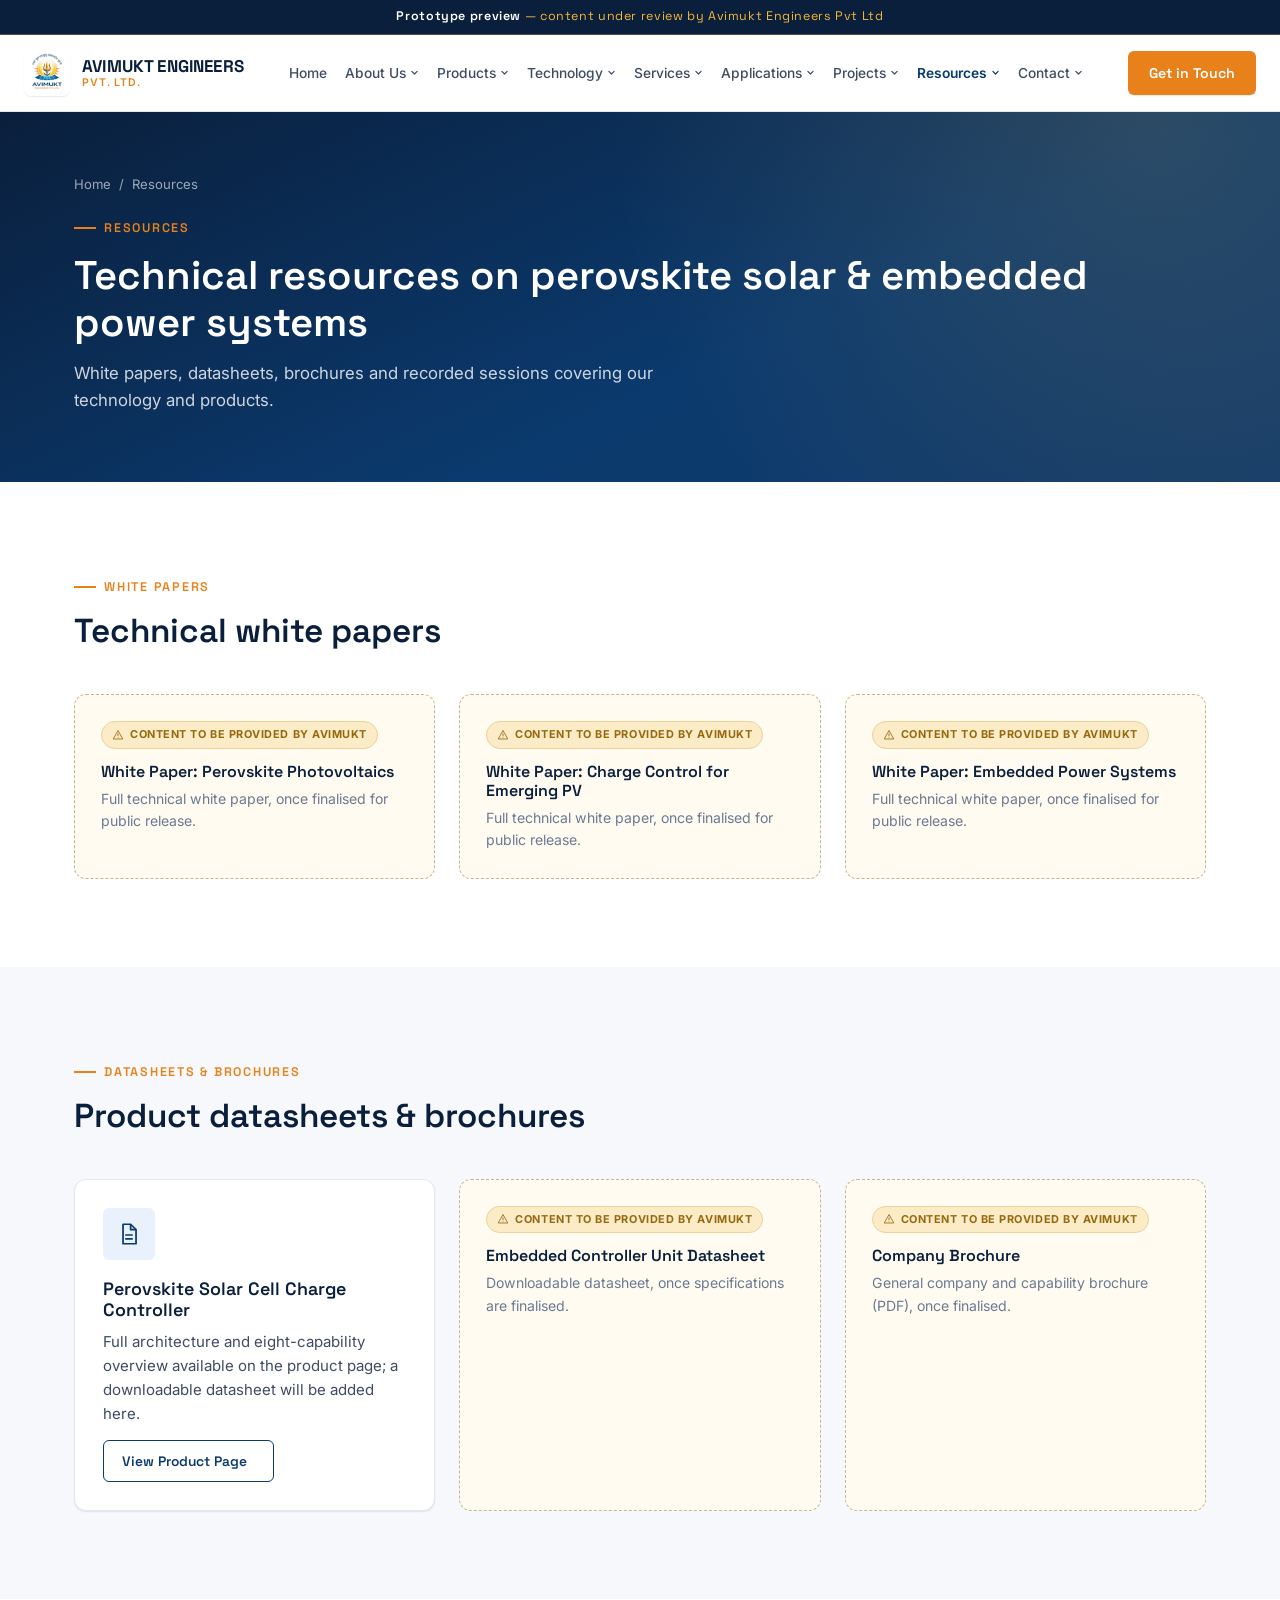
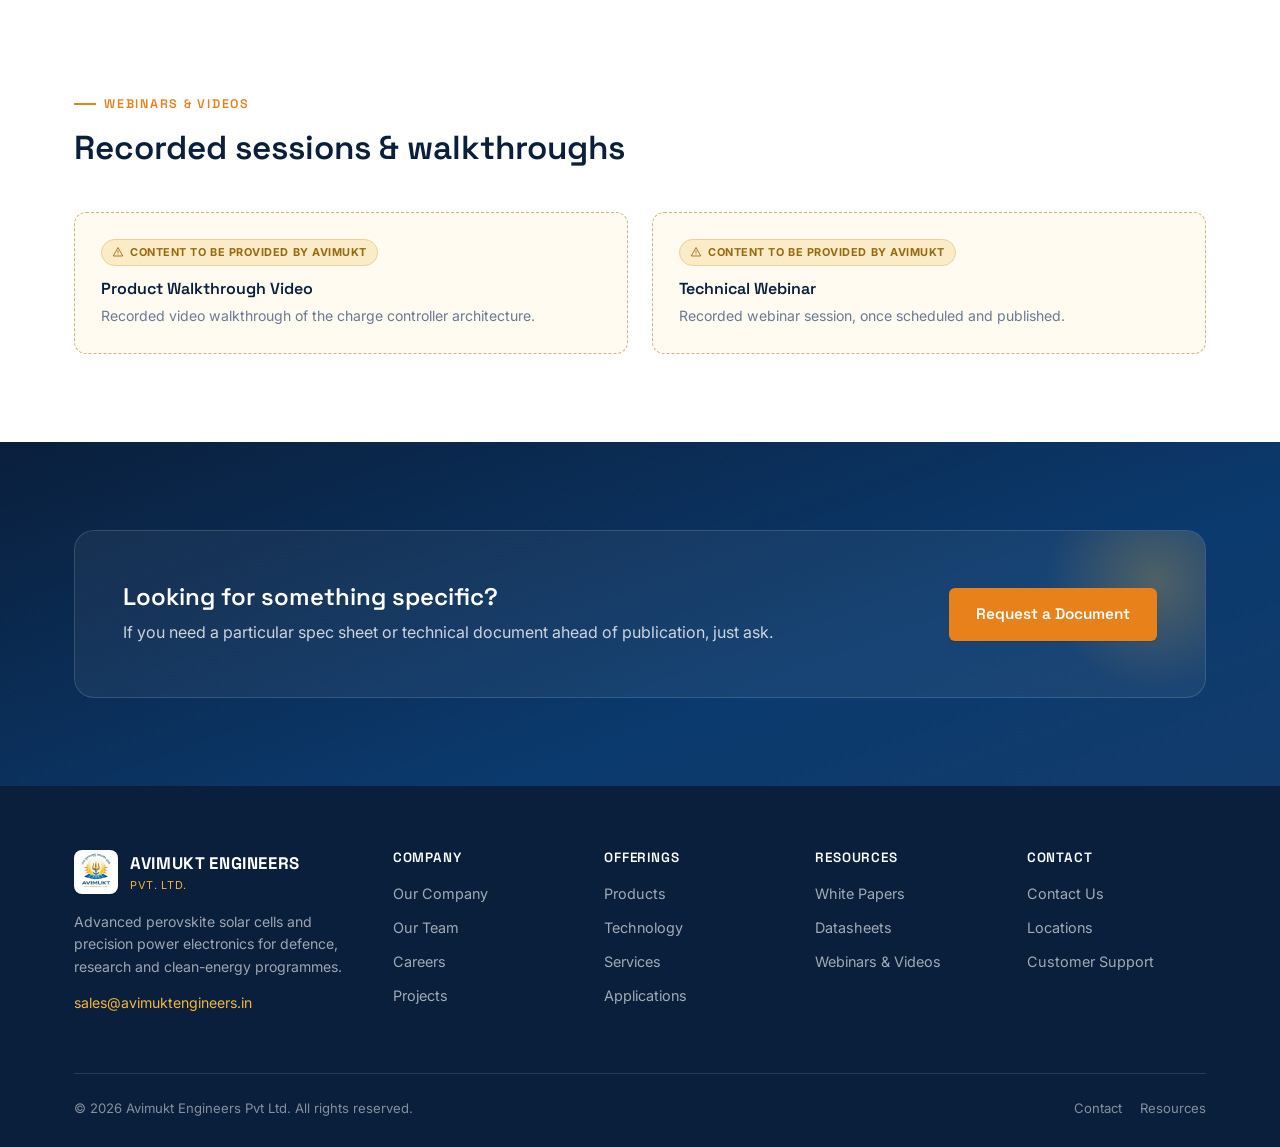
<file: resources.html>
<!DOCTYPE html>
<html lang="en">
<head>
<meta charset="UTF-8">
<meta name="viewport" content="width=device-width, initial-scale=1.0">
<title>Resources | Avimukt Engineers Pvt Ltd</title>
<meta name="description" content="White papers, datasheets, brochures, webinars and videos from Avimukt Engineers Pvt Ltd.">
<meta name="robots" content="noindex, nofollow">
<meta name="theme-color" content="#0A1F3C">
<link rel="icon" type="image/png" sizes="32x32" href="assets/favicon-32.png">
<link rel="apple-touch-icon" href="assets/apple-touch-icon.png">
<meta property="og:type" content="website">
<meta property="og:title" content="Resources | Avimukt Engineers Pvt Ltd">
<meta property="og:description" content="White papers, datasheets, brochures, webinars and videos from Avimukt Engineers Pvt Ltd.">
<meta property="og:image" content="assets/logo-512.png">
<meta property="og:site_name" content="Avimukt Engineers Pvt Ltd">
<meta name="twitter:card" content="summary">
<link rel="preconnect" href="https://fonts.googleapis.com">
<link rel="preconnect" href="https://fonts.gstatic.com" crossorigin>
<link href="https://fonts.googleapis.com/css2?family=Inter:wght@400;500;600;700&family=Space+Grotesk:wght@500;600;700&display=swap" rel="stylesheet">
<link rel="stylesheet" href="css/main.css">

</head>
<body class="">
<div id="preview-ribbon"><strong>Prototype preview</strong> &mdash; content under review by Avimukt Engineers Pvt Ltd</div>
  <header class="site-header">
    <div class="container nav">
      <a class="brand" href="index.html">
        <img src="assets/logo.jpg" alt="Avimukt Engineers Pvt Ltd logo" width="46" height="46">
        <span class="brand-text"><strong>AVIMUKT ENGINEERS</strong><span>Pvt. Ltd.</span></span>
      </a>
      <nav class="nav-links" aria-label="Primary">
        <div class="nav-item"><a class="nav-link" href="index.html" data-nav-path="index.html">Home</a></div>
        <div class="nav-item">
            <a class="nav-link" href="about.html" data-nav-path="about.html">About Us <svg class="caret" viewBox="0 0 12 12" fill="none"><path d="M2.5 4.5L6 8L9.5 4.5" stroke="currentColor" stroke-width="1.6" stroke-linecap="round" stroke-linejoin="round"/></svg></a>
            <div class="dropdown"><a href="about.html#company">Our Company</a>
<a href="about.html#team">Our Team</a>
<a href="about.html#careers">Careers</a></div>
          </div>
        <div class="nav-item">
            <a class="nav-link" href="products.html" data-nav-path="products.html">Products <svg class="caret" viewBox="0 0 12 12" fill="none"><path d="M2.5 4.5L6 8L9.5 4.5" stroke="currentColor" stroke-width="1.6" stroke-linecap="round" stroke-linejoin="round"/></svg></a>
            <div class="dropdown"><a href="products.html#categories">Product Categories</a>
<a href="products.html#all-products">All Products</a>
<a href="products/charge-controller.html">Perovskite Charge Controller</a>
<a href="products.html#support">Product Support</a></div>
          </div>
        <div class="nav-item">
            <a class="nav-link" href="technology.html" data-nav-path="technology.html">Technology <svg class="caret" viewBox="0 0 12 12" fill="none"><path d="M2.5 4.5L6 8L9.5 4.5" stroke="currentColor" stroke-width="1.6" stroke-linecap="round" stroke-linejoin="round"/></svg></a>
            <div class="dropdown"><a href="technology.html#overview">Technology Overview</a>
<a href="technology.html#innovations">Innovations</a>
<a class="sub-link" href="technology/perovskite-cell-4in.html">4-Inch Perovskite Solar Cell</a>
<a class="sub-link" href="technology/perovskite-cell-2in.html">2-Inch Perovskite Solar Cell</a>
<a href="technology.html#patents">Patents & IP</a></div>
          </div>
        <div class="nav-item">
            <a class="nav-link" href="services.html" data-nav-path="services.html">Services <svg class="caret" viewBox="0 0 12 12" fill="none"><path d="M2.5 4.5L6 8L9.5 4.5" stroke="currentColor" stroke-width="1.6" stroke-linecap="round" stroke-linejoin="round"/></svg></a>
            <div class="dropdown"><a href="services.html#consulting">Consulting</a>
<a href="services.html#engineering">Engineering Services</a>
<a href="services.html#support">Technical Support</a></div>
          </div>
        <div class="nav-item">
            <a class="nav-link" href="applications.html" data-nav-path="applications.html">Applications <svg class="caret" viewBox="0 0 12 12" fill="none"><path d="M2.5 4.5L6 8L9.5 4.5" stroke="currentColor" stroke-width="1.6" stroke-linecap="round" stroke-linejoin="round"/></svg></a>
            <div class="dropdown"><a href="applications.html#industries">Industry Applications</a>
<a href="applications.html#use-cases">Use Cases</a>
<a href="applications.html#solutions">Solutions by Application</a></div>
          </div>
        <div class="nav-item">
            <a class="nav-link" href="projects.html" data-nav-path="projects.html">Projects <svg class="caret" viewBox="0 0 12 12" fill="none"><path d="M2.5 4.5L6 8L9.5 4.5" stroke="currentColor" stroke-width="1.6" stroke-linecap="round" stroke-linejoin="round"/></svg></a>
            <div class="dropdown"><a href="projects.html#featured">Featured Projects</a>
<a href="projects.html#case-studies">Case Studies</a>
<a href="projects.html#success">Success Stories</a></div>
          </div>
        <div class="nav-item">
            <a class="nav-link is-active" href="resources.html" data-nav-path="resources.html">Resources <svg class="caret" viewBox="0 0 12 12" fill="none"><path d="M2.5 4.5L6 8L9.5 4.5" stroke="currentColor" stroke-width="1.6" stroke-linecap="round" stroke-linejoin="round"/></svg></a>
            <div class="dropdown"><a href="resources.html#whitepapers">White Papers</a>
<a href="resources.html#datasheets">Datasheets & Brochures</a>
<a href="resources.html#webinars">Webinars & Videos</a></div>
          </div>
        <div class="nav-item">
            <a class="nav-link" href="contact.html" data-nav-path="contact.html">Contact <svg class="caret" viewBox="0 0 12 12" fill="none"><path d="M2.5 4.5L6 8L9.5 4.5" stroke="currentColor" stroke-width="1.6" stroke-linecap="round" stroke-linejoin="round"/></svg></a>
            <div class="dropdown"><a href="contact.html#contact-form">Contact Us</a>
<a href="contact.html#locations">Locations</a>
<a href="contact.html#support">Customer Support</a></div>
          </div>
      </nav>
      <div class="nav-cta">
        <a class="btn btn-primary" href="contact.html">Get in Touch</a>
      </div>
      <button class="hamburger" data-nav-toggle aria-expanded="false" aria-label="Toggle navigation menu" aria-controls="mobile-panel">
        <span></span><span></span><span></span>
      </button>
    </div>
    <div class="mobile-panel" id="mobile-panel" data-mobile-panel>
      <div class="m-item"><a class="m-top" style="display:flex" href="index.html">Home</a></div>
      <div class="m-item">
          <div class="m-top"><span>About Us</span><svg viewBox="0 0 16 16" fill="none"><path d="M4 6l4 4 4-4" stroke="currentColor" stroke-width="1.7" stroke-linecap="round" stroke-linejoin="round"/></svg></div>
          <div class="m-sub"><a href="about.html">About Us overview</a><a href="about.html#company">Our Company</a>
<a href="about.html#team">Our Team</a>
<a href="about.html#careers">Careers</a></div>
        </div>
      <div class="m-item">
          <div class="m-top"><span>Products</span><svg viewBox="0 0 16 16" fill="none"><path d="M4 6l4 4 4-4" stroke="currentColor" stroke-width="1.7" stroke-linecap="round" stroke-linejoin="round"/></svg></div>
          <div class="m-sub"><a href="products.html">Products overview</a><a href="products.html#categories">Product Categories</a>
<a href="products.html#all-products">All Products</a>
<a href="products/charge-controller.html">Perovskite Charge Controller</a>
<a href="products.html#support">Product Support</a></div>
        </div>
      <div class="m-item">
          <div class="m-top"><span>Technology</span><svg viewBox="0 0 16 16" fill="none"><path d="M4 6l4 4 4-4" stroke="currentColor" stroke-width="1.7" stroke-linecap="round" stroke-linejoin="round"/></svg></div>
          <div class="m-sub"><a href="technology.html">Technology overview</a><a href="technology.html#overview">Technology Overview</a>
<a href="technology.html#innovations">Innovations</a>
<a class="sub-link" href="technology/perovskite-cell-4in.html">4-Inch Perovskite Solar Cell</a>
<a class="sub-link" href="technology/perovskite-cell-2in.html">2-Inch Perovskite Solar Cell</a>
<a href="technology.html#patents">Patents & IP</a></div>
        </div>
      <div class="m-item">
          <div class="m-top"><span>Services</span><svg viewBox="0 0 16 16" fill="none"><path d="M4 6l4 4 4-4" stroke="currentColor" stroke-width="1.7" stroke-linecap="round" stroke-linejoin="round"/></svg></div>
          <div class="m-sub"><a href="services.html">Services overview</a><a href="services.html#consulting">Consulting</a>
<a href="services.html#engineering">Engineering Services</a>
<a href="services.html#support">Technical Support</a></div>
        </div>
      <div class="m-item">
          <div class="m-top"><span>Applications</span><svg viewBox="0 0 16 16" fill="none"><path d="M4 6l4 4 4-4" stroke="currentColor" stroke-width="1.7" stroke-linecap="round" stroke-linejoin="round"/></svg></div>
          <div class="m-sub"><a href="applications.html">Applications overview</a><a href="applications.html#industries">Industry Applications</a>
<a href="applications.html#use-cases">Use Cases</a>
<a href="applications.html#solutions">Solutions by Application</a></div>
        </div>
      <div class="m-item">
          <div class="m-top"><span>Projects</span><svg viewBox="0 0 16 16" fill="none"><path d="M4 6l4 4 4-4" stroke="currentColor" stroke-width="1.7" stroke-linecap="round" stroke-linejoin="round"/></svg></div>
          <div class="m-sub"><a href="projects.html">Projects overview</a><a href="projects.html#featured">Featured Projects</a>
<a href="projects.html#case-studies">Case Studies</a>
<a href="projects.html#success">Success Stories</a></div>
        </div>
      <div class="m-item">
          <div class="m-top"><span>Resources</span><svg viewBox="0 0 16 16" fill="none"><path d="M4 6l4 4 4-4" stroke="currentColor" stroke-width="1.7" stroke-linecap="round" stroke-linejoin="round"/></svg></div>
          <div class="m-sub"><a href="resources.html">Resources overview</a><a href="resources.html#whitepapers">White Papers</a>
<a href="resources.html#datasheets">Datasheets & Brochures</a>
<a href="resources.html#webinars">Webinars & Videos</a></div>
        </div>
      <div class="m-item">
          <div class="m-top"><span>Contact</span><svg viewBox="0 0 16 16" fill="none"><path d="M4 6l4 4 4-4" stroke="currentColor" stroke-width="1.7" stroke-linecap="round" stroke-linejoin="round"/></svg></div>
          <div class="m-sub"><a href="contact.html">Contact overview</a><a href="contact.html#contact-form">Contact Us</a>
<a href="contact.html#locations">Locations</a>
<a href="contact.html#support">Customer Support</a></div>
        </div>
      <div class="m-cta">
        <a class="btn btn-secondary btn-block" href="products.html">Products</a>
        <a class="btn btn-primary btn-block" href="contact.html">Get in Touch</a>
      </div>
    </div>
  </header>
<section class="page-hero">
    <div class="container">
      <div class="breadcrumb"><a href="index.html">Home</a> <span>/</span> <span>Resources</span></div>
      <div class="eyebrow">Resources</div>
      <h1>Technical resources on perovskite solar &amp; embedded power systems</h1>
      <p class="lead">White papers, datasheets, brochures and recorded sessions covering our technology and products.</p>
    </div>
  </section>
  <section class="section" id="whitepapers">
    <div class="container">
      <div class="section-head">
        <div class="eyebrow">White Papers</div>
        <h2>Technical white papers</h2>
      </div>
      <div class="grid grid-3">
        <div class="placeholder-card reveal">
        <span class="placeholder-tag"><svg viewBox="0 0 24 24" fill="none"><path d="M12 3l9.5 17H2.5L12 3z" stroke="currentColor" stroke-width="1.7" stroke-linejoin="round"/><path d="M12 9.5v4.2" stroke="currentColor" stroke-width="1.7" stroke-linecap="round"/><circle cx="12" cy="17" r="0.9" fill="currentColor"/></svg> Content to be provided by Avimukt</span>
        <h4>White Paper: Perovskite Photovoltaics</h4>
        <p>Full technical white paper, once finalised for public release.</p>
      </div>
        <div class="placeholder-card reveal">
        <span class="placeholder-tag"><svg viewBox="0 0 24 24" fill="none"><path d="M12 3l9.5 17H2.5L12 3z" stroke="currentColor" stroke-width="1.7" stroke-linejoin="round"/><path d="M12 9.5v4.2" stroke="currentColor" stroke-width="1.7" stroke-linecap="round"/><circle cx="12" cy="17" r="0.9" fill="currentColor"/></svg> Content to be provided by Avimukt</span>
        <h4>White Paper: Charge Control for Emerging PV</h4>
        <p>Full technical white paper, once finalised for public release.</p>
      </div>
        <div class="placeholder-card reveal">
        <span class="placeholder-tag"><svg viewBox="0 0 24 24" fill="none"><path d="M12 3l9.5 17H2.5L12 3z" stroke="currentColor" stroke-width="1.7" stroke-linejoin="round"/><path d="M12 9.5v4.2" stroke="currentColor" stroke-width="1.7" stroke-linecap="round"/><circle cx="12" cy="17" r="0.9" fill="currentColor"/></svg> Content to be provided by Avimukt</span>
        <h4>White Paper: Embedded Power Systems</h4>
        <p>Full technical white paper, once finalised for public release.</p>
      </div>
      </div>
    </div>
  </section>

  <section class="section section--tint" id="datasheets">
    <div class="container">
      <div class="section-head">
        <div class="eyebrow">Datasheets &amp; Brochures</div>
        <h2>Product datasheets &amp; brochures</h2>
      </div>
      <div class="grid grid-3">
        <div class="card reveal">
          <div class="icon-wrap"><svg viewBox="0 0 24 24" fill="none"><path d="M6.5 3h7L18.5 8v13h-12V3z" stroke="currentColor" stroke-width="1.6" stroke-linejoin="round"/><path d="M13.5 3v5h5" stroke="currentColor" stroke-width="1.6" stroke-linejoin="round"/><path d="M9 13h6M9 16.5h6" stroke="currentColor" stroke-width="1.4" stroke-linecap="round"/></svg></div>
          <h3>Perovskite Solar Cell Charge Controller</h3>
          <p>Full architecture and eight-capability overview available on the product page; a downloadable datasheet will be added here.</p>
          <a class="btn btn-secondary btn-sm" href="products/charge-controller.html" style="margin-top:14px;">View Product Page <svg viewBox="0 0 24 24" fill="none"><path d="M4 12h15M13 6l6 6-6 6" stroke="currentColor" stroke-width="1.8" stroke-linecap="round" stroke-linejoin="round"/></svg></a>
        </div>
        <div class="placeholder-card reveal">
        <span class="placeholder-tag"><svg viewBox="0 0 24 24" fill="none"><path d="M12 3l9.5 17H2.5L12 3z" stroke="currentColor" stroke-width="1.7" stroke-linejoin="round"/><path d="M12 9.5v4.2" stroke="currentColor" stroke-width="1.7" stroke-linecap="round"/><circle cx="12" cy="17" r="0.9" fill="currentColor"/></svg> Content to be provided by Avimukt</span>
        <h4>Embedded Controller Unit Datasheet</h4>
        <p>Downloadable datasheet, once specifications are finalised.</p>
      </div>
        <div class="placeholder-card reveal">
        <span class="placeholder-tag"><svg viewBox="0 0 24 24" fill="none"><path d="M12 3l9.5 17H2.5L12 3z" stroke="currentColor" stroke-width="1.7" stroke-linejoin="round"/><path d="M12 9.5v4.2" stroke="currentColor" stroke-width="1.7" stroke-linecap="round"/><circle cx="12" cy="17" r="0.9" fill="currentColor"/></svg> Content to be provided by Avimukt</span>
        <h4>Company Brochure</h4>
        <p>General company and capability brochure (PDF), once finalised.</p>
      </div>
      </div>
    </div>
  </section>

  <section class="section" id="webinars">
    <div class="container">
      <div class="section-head">
        <div class="eyebrow">Webinars &amp; Videos</div>
        <h2>Recorded sessions &amp; walkthroughs</h2>
      </div>
      <div class="grid grid-2">
        <div class="placeholder-card reveal">
        <span class="placeholder-tag"><svg viewBox="0 0 24 24" fill="none"><path d="M12 3l9.5 17H2.5L12 3z" stroke="currentColor" stroke-width="1.7" stroke-linejoin="round"/><path d="M12 9.5v4.2" stroke="currentColor" stroke-width="1.7" stroke-linecap="round"/><circle cx="12" cy="17" r="0.9" fill="currentColor"/></svg> Content to be provided by Avimukt</span>
        <h4>Product Walkthrough Video</h4>
        <p>Recorded video walkthrough of the charge controller architecture.</p>
      </div>
        <div class="placeholder-card reveal">
        <span class="placeholder-tag"><svg viewBox="0 0 24 24" fill="none"><path d="M12 3l9.5 17H2.5L12 3z" stroke="currentColor" stroke-width="1.7" stroke-linejoin="round"/><path d="M12 9.5v4.2" stroke="currentColor" stroke-width="1.7" stroke-linecap="round"/><circle cx="12" cy="17" r="0.9" fill="currentColor"/></svg> Content to be provided by Avimukt</span>
        <h4>Technical Webinar</h4>
        <p>Recorded webinar session, once scheduled and published.</p>
      </div>
      </div>
    </div>
  </section>

  <section class="section section--navy">
    <div class="container">
      <div class="cta-band" style="background:rgba(255,255,255,0.05);border:1px solid rgba(255,255,255,0.14);">
        <div>
          <h2>Looking for something specific?</h2>
          <p>If you need a particular spec sheet or technical document ahead of publication, just ask.</p>
        </div>
        <div class="cta-actions">
          <a class="btn btn-primary" href="contact.html">Request a Document</a>
        </div>
      </div>
    </div>
  </section>

<footer class="site-footer">
    <div class="container">
      <div class="footer-grid">
        <div>
          <div class="footer-brand">
            <img src="assets/logo.jpg" alt="Avimukt Engineers Pvt Ltd logo">
            <span><strong>AVIMUKT ENGINEERS</strong><span>Pvt. Ltd.</span></span>
          </div>
          <p class="tag-line">Advanced perovskite solar cells and precision power electronics for defence, research and clean-energy programmes.</p>
          <p class="tag-line" style="margin-top:14px;"><a href="mailto:sales@avimuktengineers.in" style="color:var(--gold);">sales@avimuktengineers.in</a></p>
        </div>
        <div class="footer-col">
          <h5>Company</h5>
          <a href="about.html">Our Company</a>
          <a href="about.html#team">Our Team</a>
          <a href="about.html#careers">Careers</a>
          <a href="projects.html">Projects</a>
        </div>
        <div class="footer-col">
          <h5>Offerings</h5>
          <a href="products.html">Products</a>
          <a href="technology.html">Technology</a>
          <a href="services.html">Services</a>
          <a href="applications.html">Applications</a>
        </div>
        <div class="footer-col">
          <h5>Resources</h5>
          <a href="resources.html#whitepapers">White Papers</a>
          <a href="resources.html#datasheets">Datasheets</a>
          <a href="resources.html#webinars">Webinars &amp; Videos</a>
        </div>
        <div class="footer-col">
          <h5>Contact</h5>
          <a href="contact.html">Contact Us</a>
          <a href="contact.html#locations">Locations</a>
          <a href="contact.html#support">Customer Support</a>
        </div>
      </div>
      <div class="footer-bottom">
        <span>&copy; <span data-year>2026</span> Avimukt Engineers Pvt Ltd. All rights reserved.</span>
        <div class="footer-legal-links">
          <a href="contact.html">Contact</a>
          <a href="resources.html">Resources</a>
        </div>
      </div>
    </div>
  </footer>
<script src="js/main.js"></script>
</body>
</html>
</file>
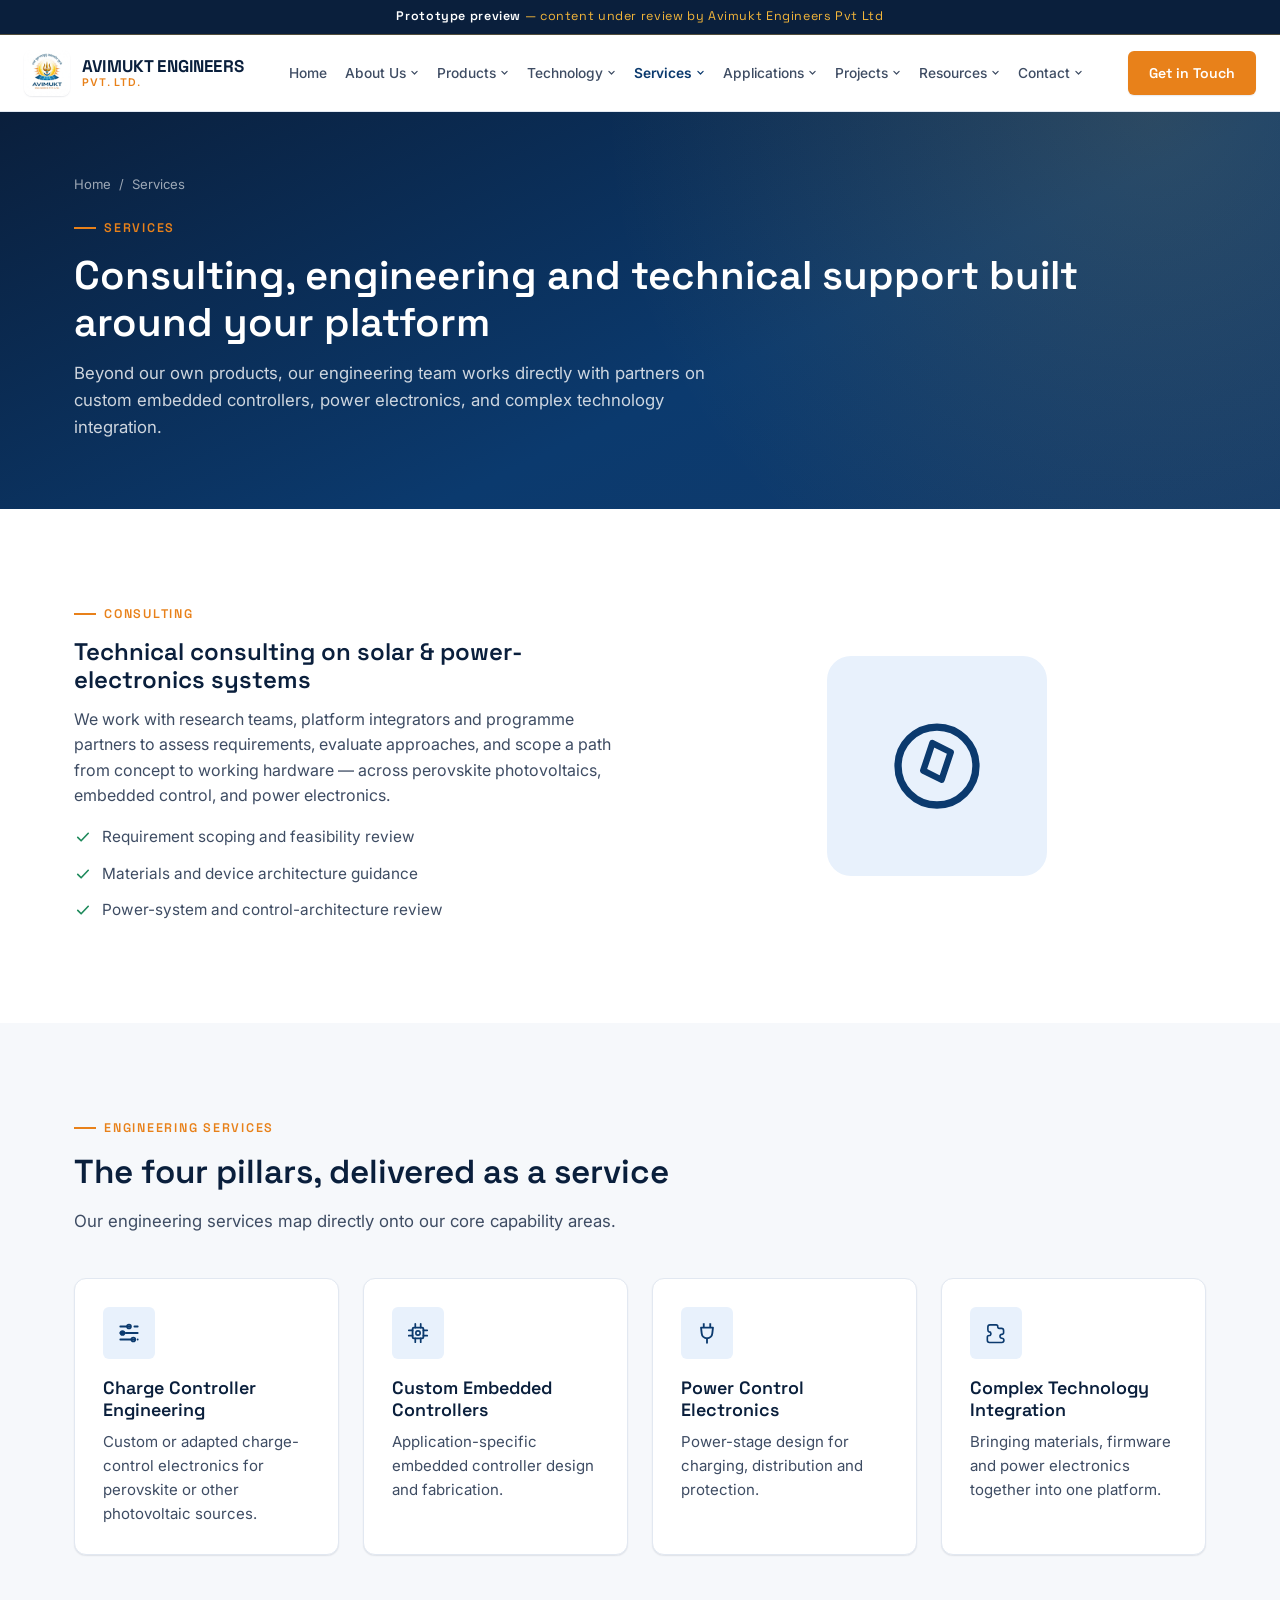
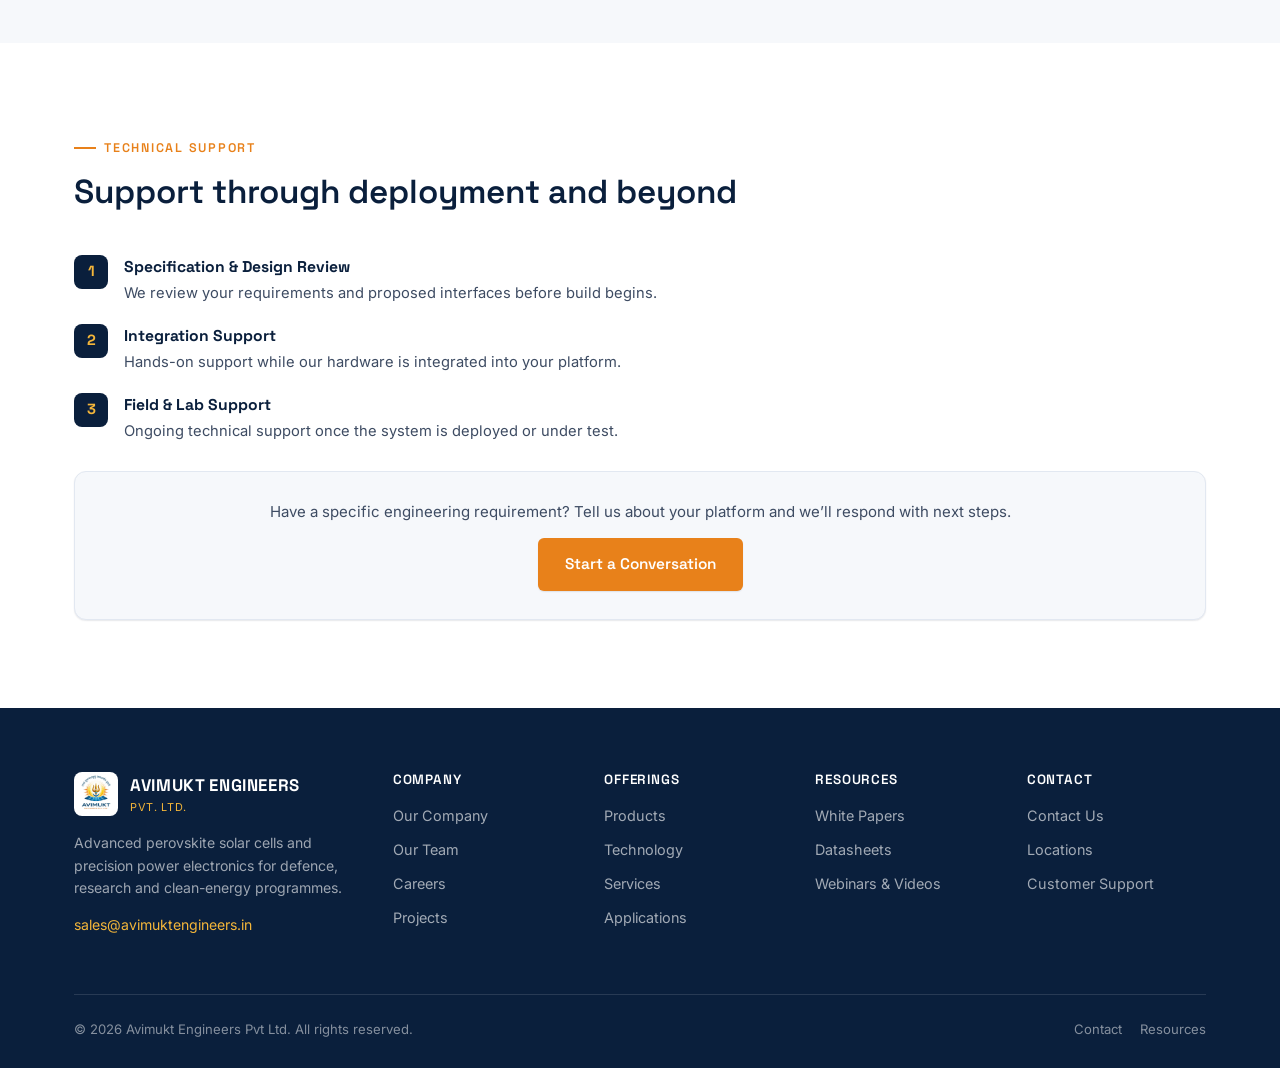
<file: services.html>
<!DOCTYPE html>
<html lang="en">
<head>
<meta charset="UTF-8">
<meta name="viewport" content="width=device-width, initial-scale=1.0">
<title>Services | Avimukt Engineers Pvt Ltd</title>
<meta name="description" content="Consulting, engineering services and technical support from Avimukt Engineers Pvt Ltd.">
<meta name="robots" content="noindex, nofollow">
<meta name="theme-color" content="#0A1F3C">
<link rel="icon" type="image/png" sizes="32x32" href="assets/favicon-32.png">
<link rel="apple-touch-icon" href="assets/apple-touch-icon.png">
<meta property="og:type" content="website">
<meta property="og:title" content="Services | Avimukt Engineers Pvt Ltd">
<meta property="og:description" content="Consulting, engineering services and technical support from Avimukt Engineers Pvt Ltd.">
<meta property="og:image" content="assets/logo-512.png">
<meta property="og:site_name" content="Avimukt Engineers Pvt Ltd">
<meta name="twitter:card" content="summary">
<link rel="preconnect" href="https://fonts.googleapis.com">
<link rel="preconnect" href="https://fonts.gstatic.com" crossorigin>
<link href="https://fonts.googleapis.com/css2?family=Inter:wght@400;500;600;700&family=Space+Grotesk:wght@500;600;700&display=swap" rel="stylesheet">
<link rel="stylesheet" href="css/main.css">

</head>
<body class="">
<div id="preview-ribbon"><strong>Prototype preview</strong> &mdash; content under review by Avimukt Engineers Pvt Ltd</div>
  <header class="site-header">
    <div class="container nav">
      <a class="brand" href="index.html">
        <img src="assets/logo.jpg" alt="Avimukt Engineers Pvt Ltd logo" width="46" height="46">
        <span class="brand-text"><strong>AVIMUKT ENGINEERS</strong><span>Pvt. Ltd.</span></span>
      </a>
      <nav class="nav-links" aria-label="Primary">
        <div class="nav-item"><a class="nav-link" href="index.html" data-nav-path="index.html">Home</a></div>
        <div class="nav-item">
            <a class="nav-link" href="about.html" data-nav-path="about.html">About Us <svg class="caret" viewBox="0 0 12 12" fill="none"><path d="M2.5 4.5L6 8L9.5 4.5" stroke="currentColor" stroke-width="1.6" stroke-linecap="round" stroke-linejoin="round"/></svg></a>
            <div class="dropdown"><a href="about.html#company">Our Company</a>
<a href="about.html#team">Our Team</a>
<a href="about.html#careers">Careers</a></div>
          </div>
        <div class="nav-item">
            <a class="nav-link" href="products.html" data-nav-path="products.html">Products <svg class="caret" viewBox="0 0 12 12" fill="none"><path d="M2.5 4.5L6 8L9.5 4.5" stroke="currentColor" stroke-width="1.6" stroke-linecap="round" stroke-linejoin="round"/></svg></a>
            <div class="dropdown"><a href="products.html#categories">Product Categories</a>
<a href="products.html#all-products">All Products</a>
<a href="products/charge-controller.html">Perovskite Charge Controller</a>
<a href="products.html#support">Product Support</a></div>
          </div>
        <div class="nav-item">
            <a class="nav-link" href="technology.html" data-nav-path="technology.html">Technology <svg class="caret" viewBox="0 0 12 12" fill="none"><path d="M2.5 4.5L6 8L9.5 4.5" stroke="currentColor" stroke-width="1.6" stroke-linecap="round" stroke-linejoin="round"/></svg></a>
            <div class="dropdown"><a href="technology.html#overview">Technology Overview</a>
<a href="technology.html#innovations">Innovations</a>
<a class="sub-link" href="technology/perovskite-cell-4in.html">4-Inch Perovskite Solar Cell</a>
<a class="sub-link" href="technology/perovskite-cell-2in.html">2-Inch Perovskite Solar Cell</a>
<a href="technology.html#patents">Patents & IP</a></div>
          </div>
        <div class="nav-item">
            <a class="nav-link is-active" href="services.html" data-nav-path="services.html">Services <svg class="caret" viewBox="0 0 12 12" fill="none"><path d="M2.5 4.5L6 8L9.5 4.5" stroke="currentColor" stroke-width="1.6" stroke-linecap="round" stroke-linejoin="round"/></svg></a>
            <div class="dropdown"><a href="services.html#consulting">Consulting</a>
<a href="services.html#engineering">Engineering Services</a>
<a href="services.html#support">Technical Support</a></div>
          </div>
        <div class="nav-item">
            <a class="nav-link" href="applications.html" data-nav-path="applications.html">Applications <svg class="caret" viewBox="0 0 12 12" fill="none"><path d="M2.5 4.5L6 8L9.5 4.5" stroke="currentColor" stroke-width="1.6" stroke-linecap="round" stroke-linejoin="round"/></svg></a>
            <div class="dropdown"><a href="applications.html#industries">Industry Applications</a>
<a href="applications.html#use-cases">Use Cases</a>
<a href="applications.html#solutions">Solutions by Application</a></div>
          </div>
        <div class="nav-item">
            <a class="nav-link" href="projects.html" data-nav-path="projects.html">Projects <svg class="caret" viewBox="0 0 12 12" fill="none"><path d="M2.5 4.5L6 8L9.5 4.5" stroke="currentColor" stroke-width="1.6" stroke-linecap="round" stroke-linejoin="round"/></svg></a>
            <div class="dropdown"><a href="projects.html#featured">Featured Projects</a>
<a href="projects.html#case-studies">Case Studies</a>
<a href="projects.html#success">Success Stories</a></div>
          </div>
        <div class="nav-item">
            <a class="nav-link" href="resources.html" data-nav-path="resources.html">Resources <svg class="caret" viewBox="0 0 12 12" fill="none"><path d="M2.5 4.5L6 8L9.5 4.5" stroke="currentColor" stroke-width="1.6" stroke-linecap="round" stroke-linejoin="round"/></svg></a>
            <div class="dropdown"><a href="resources.html#whitepapers">White Papers</a>
<a href="resources.html#datasheets">Datasheets & Brochures</a>
<a href="resources.html#webinars">Webinars & Videos</a></div>
          </div>
        <div class="nav-item">
            <a class="nav-link" href="contact.html" data-nav-path="contact.html">Contact <svg class="caret" viewBox="0 0 12 12" fill="none"><path d="M2.5 4.5L6 8L9.5 4.5" stroke="currentColor" stroke-width="1.6" stroke-linecap="round" stroke-linejoin="round"/></svg></a>
            <div class="dropdown"><a href="contact.html#contact-form">Contact Us</a>
<a href="contact.html#locations">Locations</a>
<a href="contact.html#support">Customer Support</a></div>
          </div>
      </nav>
      <div class="nav-cta">
        <a class="btn btn-primary" href="contact.html">Get in Touch</a>
      </div>
      <button class="hamburger" data-nav-toggle aria-expanded="false" aria-label="Toggle navigation menu" aria-controls="mobile-panel">
        <span></span><span></span><span></span>
      </button>
    </div>
    <div class="mobile-panel" id="mobile-panel" data-mobile-panel>
      <div class="m-item"><a class="m-top" style="display:flex" href="index.html">Home</a></div>
      <div class="m-item">
          <div class="m-top"><span>About Us</span><svg viewBox="0 0 16 16" fill="none"><path d="M4 6l4 4 4-4" stroke="currentColor" stroke-width="1.7" stroke-linecap="round" stroke-linejoin="round"/></svg></div>
          <div class="m-sub"><a href="about.html">About Us overview</a><a href="about.html#company">Our Company</a>
<a href="about.html#team">Our Team</a>
<a href="about.html#careers">Careers</a></div>
        </div>
      <div class="m-item">
          <div class="m-top"><span>Products</span><svg viewBox="0 0 16 16" fill="none"><path d="M4 6l4 4 4-4" stroke="currentColor" stroke-width="1.7" stroke-linecap="round" stroke-linejoin="round"/></svg></div>
          <div class="m-sub"><a href="products.html">Products overview</a><a href="products.html#categories">Product Categories</a>
<a href="products.html#all-products">All Products</a>
<a href="products/charge-controller.html">Perovskite Charge Controller</a>
<a href="products.html#support">Product Support</a></div>
        </div>
      <div class="m-item">
          <div class="m-top"><span>Technology</span><svg viewBox="0 0 16 16" fill="none"><path d="M4 6l4 4 4-4" stroke="currentColor" stroke-width="1.7" stroke-linecap="round" stroke-linejoin="round"/></svg></div>
          <div class="m-sub"><a href="technology.html">Technology overview</a><a href="technology.html#overview">Technology Overview</a>
<a href="technology.html#innovations">Innovations</a>
<a class="sub-link" href="technology/perovskite-cell-4in.html">4-Inch Perovskite Solar Cell</a>
<a class="sub-link" href="technology/perovskite-cell-2in.html">2-Inch Perovskite Solar Cell</a>
<a href="technology.html#patents">Patents & IP</a></div>
        </div>
      <div class="m-item">
          <div class="m-top"><span>Services</span><svg viewBox="0 0 16 16" fill="none"><path d="M4 6l4 4 4-4" stroke="currentColor" stroke-width="1.7" stroke-linecap="round" stroke-linejoin="round"/></svg></div>
          <div class="m-sub"><a href="services.html">Services overview</a><a href="services.html#consulting">Consulting</a>
<a href="services.html#engineering">Engineering Services</a>
<a href="services.html#support">Technical Support</a></div>
        </div>
      <div class="m-item">
          <div class="m-top"><span>Applications</span><svg viewBox="0 0 16 16" fill="none"><path d="M4 6l4 4 4-4" stroke="currentColor" stroke-width="1.7" stroke-linecap="round" stroke-linejoin="round"/></svg></div>
          <div class="m-sub"><a href="applications.html">Applications overview</a><a href="applications.html#industries">Industry Applications</a>
<a href="applications.html#use-cases">Use Cases</a>
<a href="applications.html#solutions">Solutions by Application</a></div>
        </div>
      <div class="m-item">
          <div class="m-top"><span>Projects</span><svg viewBox="0 0 16 16" fill="none"><path d="M4 6l4 4 4-4" stroke="currentColor" stroke-width="1.7" stroke-linecap="round" stroke-linejoin="round"/></svg></div>
          <div class="m-sub"><a href="projects.html">Projects overview</a><a href="projects.html#featured">Featured Projects</a>
<a href="projects.html#case-studies">Case Studies</a>
<a href="projects.html#success">Success Stories</a></div>
        </div>
      <div class="m-item">
          <div class="m-top"><span>Resources</span><svg viewBox="0 0 16 16" fill="none"><path d="M4 6l4 4 4-4" stroke="currentColor" stroke-width="1.7" stroke-linecap="round" stroke-linejoin="round"/></svg></div>
          <div class="m-sub"><a href="resources.html">Resources overview</a><a href="resources.html#whitepapers">White Papers</a>
<a href="resources.html#datasheets">Datasheets & Brochures</a>
<a href="resources.html#webinars">Webinars & Videos</a></div>
        </div>
      <div class="m-item">
          <div class="m-top"><span>Contact</span><svg viewBox="0 0 16 16" fill="none"><path d="M4 6l4 4 4-4" stroke="currentColor" stroke-width="1.7" stroke-linecap="round" stroke-linejoin="round"/></svg></div>
          <div class="m-sub"><a href="contact.html">Contact overview</a><a href="contact.html#contact-form">Contact Us</a>
<a href="contact.html#locations">Locations</a>
<a href="contact.html#support">Customer Support</a></div>
        </div>
      <div class="m-cta">
        <a class="btn btn-secondary btn-block" href="products.html">Products</a>
        <a class="btn btn-primary btn-block" href="contact.html">Get in Touch</a>
      </div>
    </div>
  </header>
<section class="page-hero">
    <div class="container">
      <div class="breadcrumb"><a href="index.html">Home</a> <span>/</span> <span>Services</span></div>
      <div class="eyebrow">Services</div>
      <h1>Consulting, engineering and technical support built around your platform</h1>
      <p class="lead">Beyond our own products, our engineering team works directly with partners on custom embedded controllers, power electronics, and complex technology integration.</p>
    </div>
  </section>
  <section class="section" id="consulting">
    <div class="container">
      <div class="grid grid-2" style="gap:56px;align-items:center;">
        <div class="reveal">
          <div class="eyebrow">Consulting</div>
          <h2>Technical consulting on solar &amp; power-electronics systems</h2>
          <p>We work with research teams, platform integrators and programme partners to assess requirements, evaluate approaches, and scope a path from concept to working hardware &mdash; across perovskite photovoltaics, embedded control, and power electronics.</p>
          <ul class="check-list">
            <li><svg viewBox="0 0 24 24" fill="none"><path d="M5 12.5l4.5 4.5L19 7" stroke="currentColor" stroke-width="2.2" stroke-linecap="round" stroke-linejoin="round"/></svg> Requirement scoping and feasibility review</li>
            <li><svg viewBox="0 0 24 24" fill="none"><path d="M5 12.5l4.5 4.5L19 7" stroke="currentColor" stroke-width="2.2" stroke-linecap="round" stroke-linejoin="round"/></svg> Materials and device architecture guidance</li>
            <li><svg viewBox="0 0 24 24" fill="none"><path d="M5 12.5l4.5 4.5L19 7" stroke="currentColor" stroke-width="2.2" stroke-linecap="round" stroke-linejoin="round"/></svg> Power-system and control-architecture review</li>
          </ul>
        </div>
        <div class="icon-wrap" style="width:220px;height:220px;margin:0 auto;background:var(--blue-soft);border-radius:24px;display:flex;align-items:center;justify-content:center;">
          <svg viewBox="0 0 24 24" fill="none" style="width:110px;height:110px;color:var(--navy);"><svg viewBox="0 0 24 24" fill="none"><circle cx="12" cy="12" r="8.5" stroke="currentColor" stroke-width="1.6"/><path d="M15 9l-2 6-4-2 2-6z" stroke="currentColor" stroke-width="1.4" stroke-linejoin="round"/></svg></svg>
        </div>
      </div>
    </div>
  </section>

  <section class="section section--tint" id="engineering">
    <div class="container">
      <div class="section-head">
        <div class="eyebrow">Engineering Services</div>
        <h2>The four pillars, delivered as a service</h2>
        <p>Our engineering services map directly onto our core capability areas.</p>
      </div>
      <div class="grid grid-4">
        <div class="card reveal"><div class="icon-wrap"><svg viewBox="0 0 24 24" fill="none"><path d="M4 6h9M17 6h3M4 12h3M9 12h11M4 18h13M20 18h0" stroke="currentColor" stroke-width="1.7" stroke-linecap="round"/><circle cx="12" cy="6" r="1.8" stroke="currentColor" stroke-width="1.6"/><circle cx="6" cy="12" r="1.8" stroke="currentColor" stroke-width="1.6"/><circle cx="16" cy="18" r="1.8" stroke="currentColor" stroke-width="1.6"/></svg></div><h3>Charge Controller Engineering</h3><p>Custom or adapted charge-control electronics for perovskite or other photovoltaic sources.</p></div>
        <div class="card reveal"><div class="icon-wrap"><svg viewBox="0 0 24 24" fill="none"><rect x="7" y="7" width="10" height="10" rx="1.2" stroke="currentColor" stroke-width="1.7"/><path d="M9.5 7V3.5M14.5 7V3.5M9.5 20.5V17M14.5 20.5V17M7 9.5H3.5M7 14.5H3.5M20.5 9.5H17M20.5 14.5H17" stroke="currentColor" stroke-width="1.6" stroke-linecap="round"/><circle cx="12" cy="12" r="2" stroke="currentColor" stroke-width="1.5"/></svg></div><h3>Custom Embedded Controllers</h3><p>Application-specific embedded controller design and fabrication.</p></div>
        <div class="card reveal"><div class="icon-wrap"><svg viewBox="0 0 24 24" fill="none"><path d="M9 3v4M15 3v4M6.5 7h11l-.6 5.4A5 5 0 0112 17h0a5 5 0 01-4.9-4.6L6.5 7z" stroke="currentColor" stroke-width="1.7" stroke-linejoin="round"/><path d="M12 17v4" stroke="currentColor" stroke-width="1.7" stroke-linecap="round"/></svg></div><h3>Power Control Electronics</h3><p>Power-stage design for charging, distribution and protection.</p></div>
        <div class="card reveal"><div class="icon-wrap"><svg viewBox="0 0 24 24" fill="none"><path d="M9 4.5h3.2a1.4 1.4 0 011.4 1.6c-.1.9.6 1.7 1.5 1.6H17a2 2 0 012 2v2a1.6 1.6 0 01-1.7 1.6c-.9-.1-1.6.6-1.6 1.5v.3a1.6 1.6 0 001.6 1.7 2 2 0 010 4H6a2 2 0 01-2-2v-2.9a1.6 1.6 0 011.7-1.6c.9.1 1.6-.6 1.6-1.5v-.3A1.6 1.6 0 005.7 11 2 2 0 014.5 8.9V6.5a2 2 0 012-2H9z" stroke="currentColor" stroke-width="1.5" stroke-linejoin="round"/></svg></div><h3>Complex Technology Integration</h3><p>Bringing materials, firmware and power electronics together into one platform.</p></div>
      </div>
    </div>
  </section>

  <section class="section" id="support">
    <div class="container">
      <div class="section-head">
        <div class="eyebrow">Technical Support</div>
        <h2>Support through deployment and beyond</h2>
      </div>
      <ul class="numbered-list">
        <li><span class="num">1</span><div><strong>Specification &amp; Design Review</strong><p>We review your requirements and proposed interfaces before build begins.</p></div></li>
        <li><span class="num">2</span><div><strong>Integration Support</strong><p>Hands-on support while our hardware is integrated into your platform.</p></div></li>
        <li><span class="num">3</span><div><strong>Field &amp; Lab Support</strong><p>Ongoing technical support once the system is deployed or under test.</p></div></li>
      </ul>
      <div class="card card--flat reveal" style="margin-top:28px;text-align:center;">
        <p style="margin-bottom:14px;">Have a specific engineering requirement? Tell us about your platform and we&rsquo;ll respond with next steps.</p>
        <a class="btn btn-primary" href="contact.html">Start a Conversation</a>
      </div>
    </div>
  </section>

<footer class="site-footer">
    <div class="container">
      <div class="footer-grid">
        <div>
          <div class="footer-brand">
            <img src="assets/logo.jpg" alt="Avimukt Engineers Pvt Ltd logo">
            <span><strong>AVIMUKT ENGINEERS</strong><span>Pvt. Ltd.</span></span>
          </div>
          <p class="tag-line">Advanced perovskite solar cells and precision power electronics for defence, research and clean-energy programmes.</p>
          <p class="tag-line" style="margin-top:14px;"><a href="mailto:sales@avimuktengineers.in" style="color:var(--gold);">sales@avimuktengineers.in</a></p>
        </div>
        <div class="footer-col">
          <h5>Company</h5>
          <a href="about.html">Our Company</a>
          <a href="about.html#team">Our Team</a>
          <a href="about.html#careers">Careers</a>
          <a href="projects.html">Projects</a>
        </div>
        <div class="footer-col">
          <h5>Offerings</h5>
          <a href="products.html">Products</a>
          <a href="technology.html">Technology</a>
          <a href="services.html">Services</a>
          <a href="applications.html">Applications</a>
        </div>
        <div class="footer-col">
          <h5>Resources</h5>
          <a href="resources.html#whitepapers">White Papers</a>
          <a href="resources.html#datasheets">Datasheets</a>
          <a href="resources.html#webinars">Webinars &amp; Videos</a>
        </div>
        <div class="footer-col">
          <h5>Contact</h5>
          <a href="contact.html">Contact Us</a>
          <a href="contact.html#locations">Locations</a>
          <a href="contact.html#support">Customer Support</a>
        </div>
      </div>
      <div class="footer-bottom">
        <span>&copy; <span data-year>2026</span> Avimukt Engineers Pvt Ltd. All rights reserved.</span>
        <div class="footer-legal-links">
          <a href="contact.html">Contact</a>
          <a href="resources.html">Resources</a>
        </div>
      </div>
    </div>
  </footer>
<script src="js/main.js"></script>
</body>
</html>
</file>
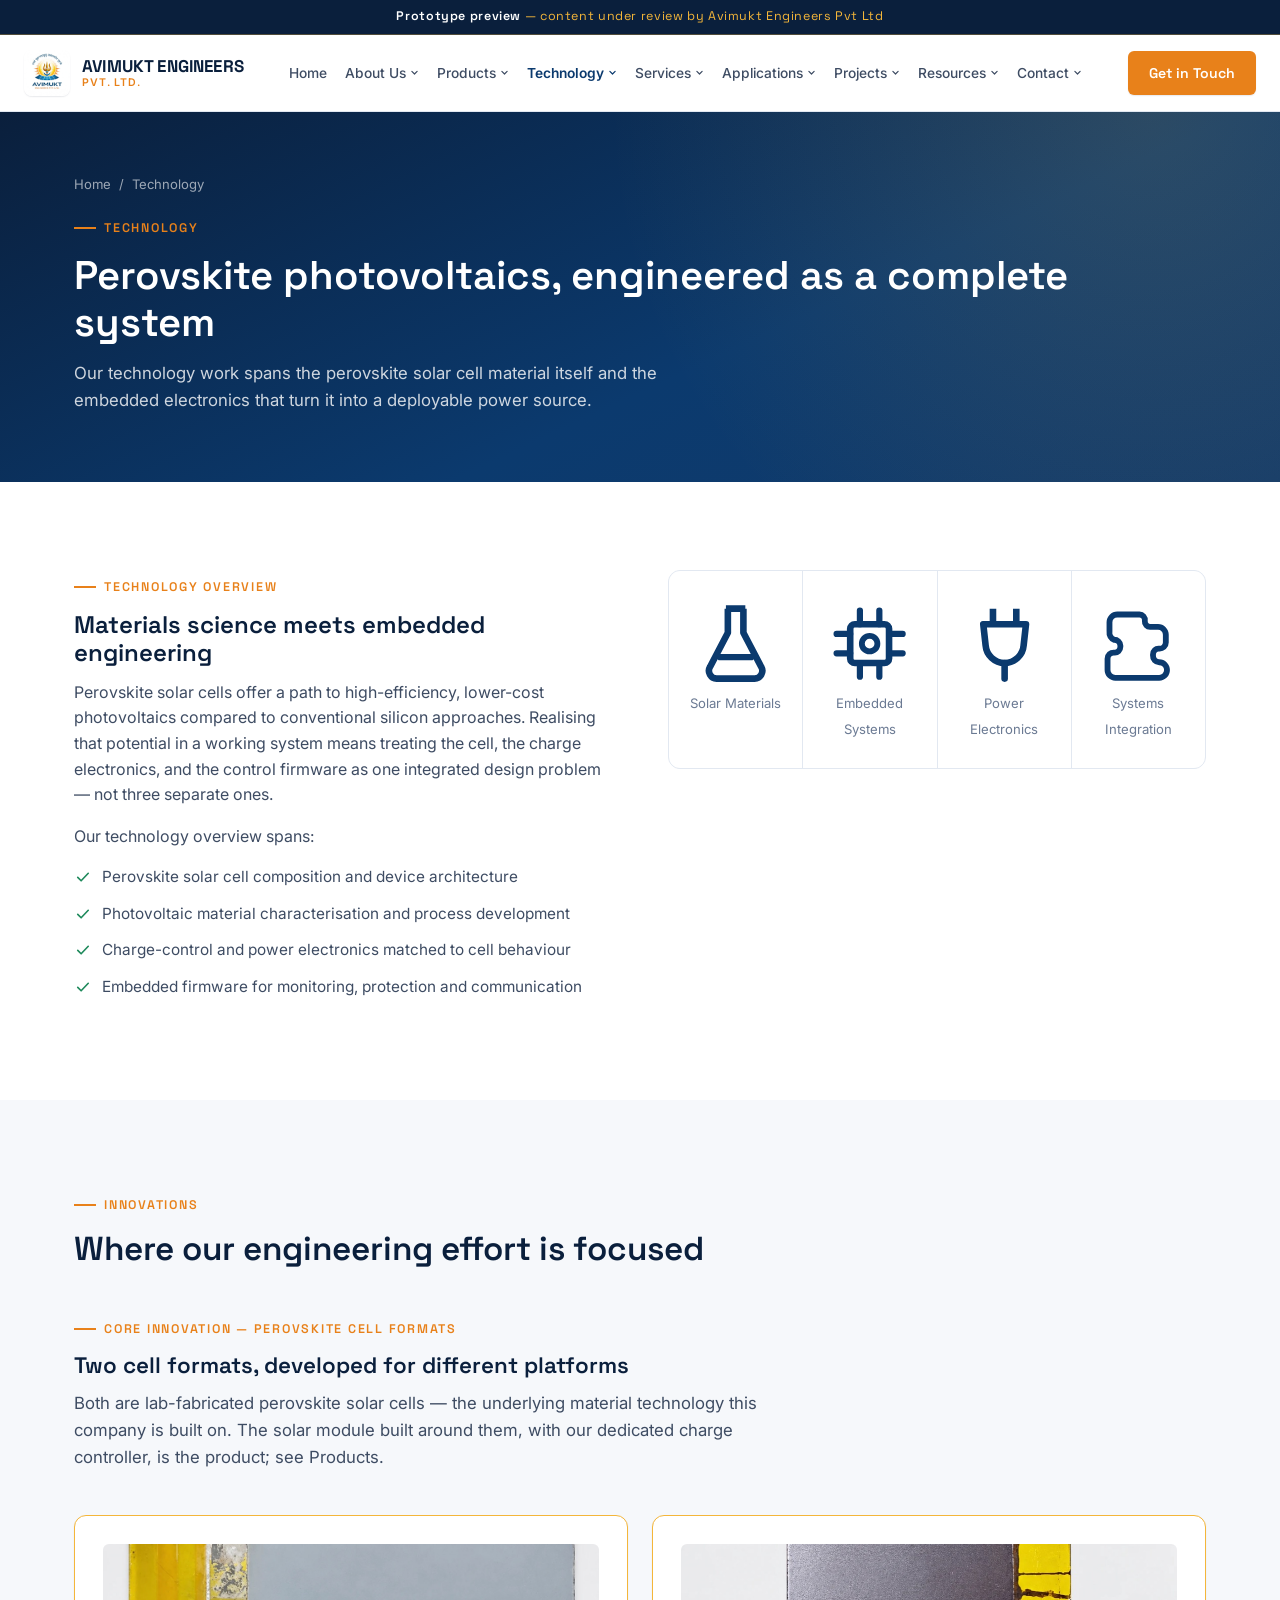
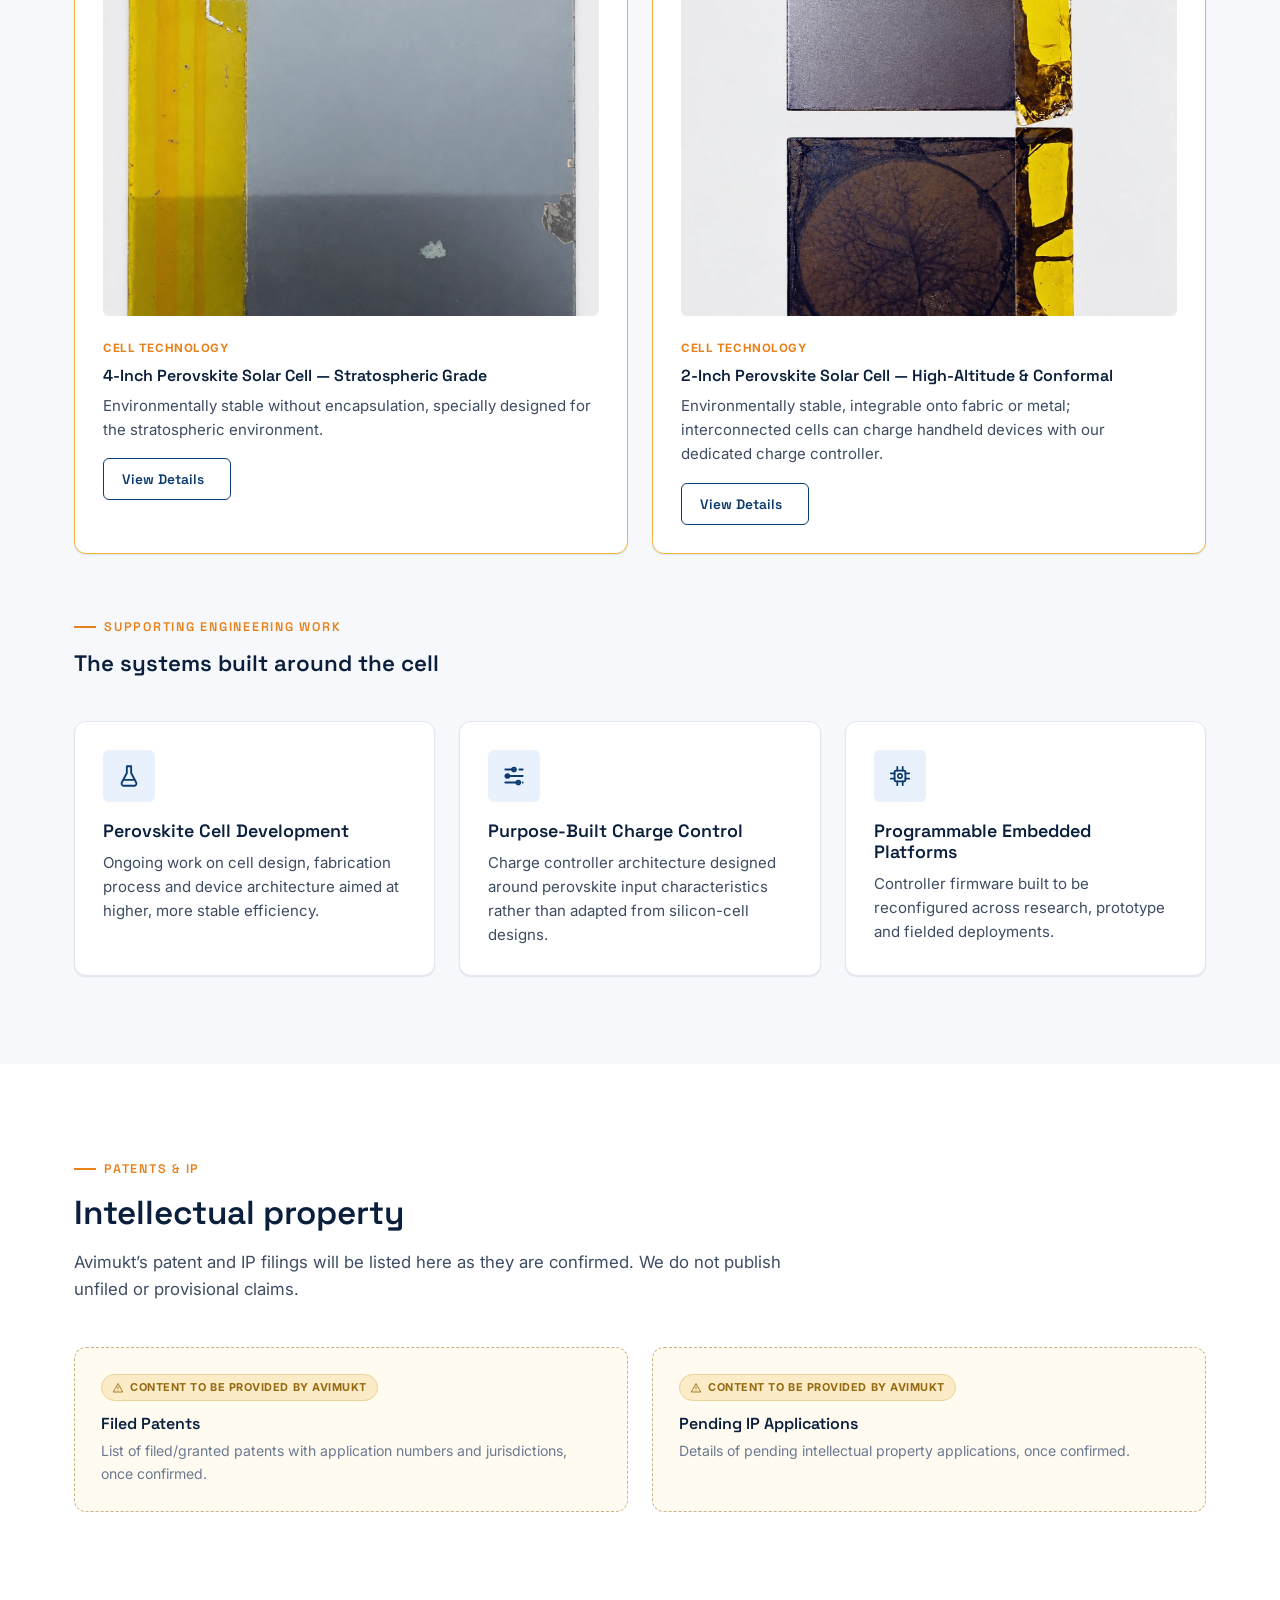
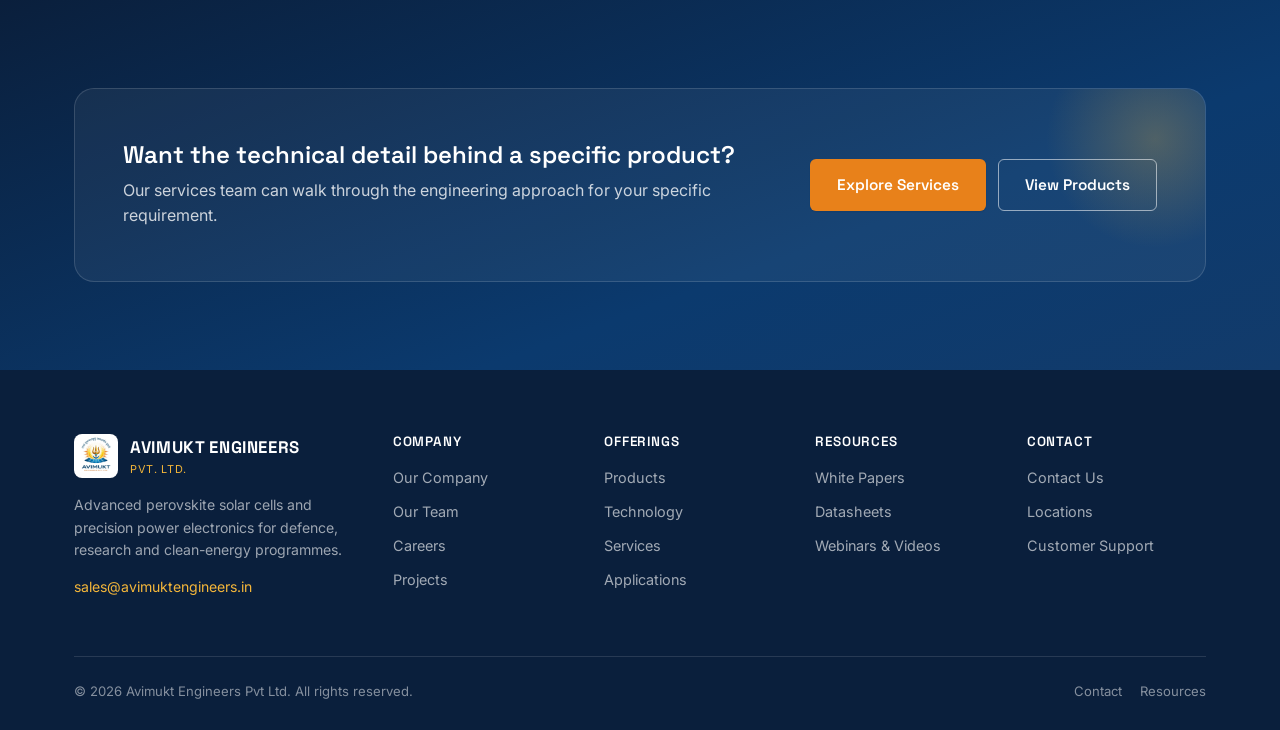
<file: technology.html>
<!DOCTYPE html>
<html lang="en">
<head>
<meta charset="UTF-8">
<meta name="viewport" content="width=device-width, initial-scale=1.0">
<title>Technology | Avimukt Engineers Pvt Ltd</title>
<meta name="description" content="Technology overview, innovations, and patents & IP at Avimukt Engineers Pvt Ltd.">
<meta name="robots" content="noindex, nofollow">
<meta name="theme-color" content="#0A1F3C">
<link rel="icon" type="image/png" sizes="32x32" href="assets/favicon-32.png">
<link rel="apple-touch-icon" href="assets/apple-touch-icon.png">
<meta property="og:type" content="website">
<meta property="og:title" content="Technology | Avimukt Engineers Pvt Ltd">
<meta property="og:description" content="Technology overview, innovations, and patents & IP at Avimukt Engineers Pvt Ltd.">
<meta property="og:image" content="assets/logo-512.png">
<meta property="og:site_name" content="Avimukt Engineers Pvt Ltd">
<meta name="twitter:card" content="summary">
<link rel="preconnect" href="https://fonts.googleapis.com">
<link rel="preconnect" href="https://fonts.gstatic.com" crossorigin>
<link href="https://fonts.googleapis.com/css2?family=Inter:wght@400;500;600;700&family=Space+Grotesk:wght@500;600;700&display=swap" rel="stylesheet">
<link rel="stylesheet" href="css/main.css">

</head>
<body class="">
<div id="preview-ribbon"><strong>Prototype preview</strong> &mdash; content under review by Avimukt Engineers Pvt Ltd</div>
  <header class="site-header">
    <div class="container nav">
      <a class="brand" href="index.html">
        <img src="assets/logo.jpg" alt="Avimukt Engineers Pvt Ltd logo" width="46" height="46">
        <span class="brand-text"><strong>AVIMUKT ENGINEERS</strong><span>Pvt. Ltd.</span></span>
      </a>
      <nav class="nav-links" aria-label="Primary">
        <div class="nav-item"><a class="nav-link" href="index.html" data-nav-path="index.html">Home</a></div>
        <div class="nav-item">
            <a class="nav-link" href="about.html" data-nav-path="about.html">About Us <svg class="caret" viewBox="0 0 12 12" fill="none"><path d="M2.5 4.5L6 8L9.5 4.5" stroke="currentColor" stroke-width="1.6" stroke-linecap="round" stroke-linejoin="round"/></svg></a>
            <div class="dropdown"><a href="about.html#company">Our Company</a>
<a href="about.html#team">Our Team</a>
<a href="about.html#careers">Careers</a></div>
          </div>
        <div class="nav-item">
            <a class="nav-link" href="products.html" data-nav-path="products.html">Products <svg class="caret" viewBox="0 0 12 12" fill="none"><path d="M2.5 4.5L6 8L9.5 4.5" stroke="currentColor" stroke-width="1.6" stroke-linecap="round" stroke-linejoin="round"/></svg></a>
            <div class="dropdown"><a href="products.html#categories">Product Categories</a>
<a href="products.html#all-products">All Products</a>
<a href="products/charge-controller.html">Perovskite Charge Controller</a>
<a href="products.html#support">Product Support</a></div>
          </div>
        <div class="nav-item">
            <a class="nav-link is-active" href="technology.html" data-nav-path="technology.html">Technology <svg class="caret" viewBox="0 0 12 12" fill="none"><path d="M2.5 4.5L6 8L9.5 4.5" stroke="currentColor" stroke-width="1.6" stroke-linecap="round" stroke-linejoin="round"/></svg></a>
            <div class="dropdown"><a href="technology.html#overview">Technology Overview</a>
<a href="technology.html#innovations">Innovations</a>
<a class="sub-link" href="technology/perovskite-cell-4in.html">4-Inch Perovskite Solar Cell</a>
<a class="sub-link" href="technology/perovskite-cell-2in.html">2-Inch Perovskite Solar Cell</a>
<a href="technology.html#patents">Patents & IP</a></div>
          </div>
        <div class="nav-item">
            <a class="nav-link" href="services.html" data-nav-path="services.html">Services <svg class="caret" viewBox="0 0 12 12" fill="none"><path d="M2.5 4.5L6 8L9.5 4.5" stroke="currentColor" stroke-width="1.6" stroke-linecap="round" stroke-linejoin="round"/></svg></a>
            <div class="dropdown"><a href="services.html#consulting">Consulting</a>
<a href="services.html#engineering">Engineering Services</a>
<a href="services.html#support">Technical Support</a></div>
          </div>
        <div class="nav-item">
            <a class="nav-link" href="applications.html" data-nav-path="applications.html">Applications <svg class="caret" viewBox="0 0 12 12" fill="none"><path d="M2.5 4.5L6 8L9.5 4.5" stroke="currentColor" stroke-width="1.6" stroke-linecap="round" stroke-linejoin="round"/></svg></a>
            <div class="dropdown"><a href="applications.html#industries">Industry Applications</a>
<a href="applications.html#use-cases">Use Cases</a>
<a href="applications.html#solutions">Solutions by Application</a></div>
          </div>
        <div class="nav-item">
            <a class="nav-link" href="projects.html" data-nav-path="projects.html">Projects <svg class="caret" viewBox="0 0 12 12" fill="none"><path d="M2.5 4.5L6 8L9.5 4.5" stroke="currentColor" stroke-width="1.6" stroke-linecap="round" stroke-linejoin="round"/></svg></a>
            <div class="dropdown"><a href="projects.html#featured">Featured Projects</a>
<a href="projects.html#case-studies">Case Studies</a>
<a href="projects.html#success">Success Stories</a></div>
          </div>
        <div class="nav-item">
            <a class="nav-link" href="resources.html" data-nav-path="resources.html">Resources <svg class="caret" viewBox="0 0 12 12" fill="none"><path d="M2.5 4.5L6 8L9.5 4.5" stroke="currentColor" stroke-width="1.6" stroke-linecap="round" stroke-linejoin="round"/></svg></a>
            <div class="dropdown"><a href="resources.html#whitepapers">White Papers</a>
<a href="resources.html#datasheets">Datasheets & Brochures</a>
<a href="resources.html#webinars">Webinars & Videos</a></div>
          </div>
        <div class="nav-item">
            <a class="nav-link" href="contact.html" data-nav-path="contact.html">Contact <svg class="caret" viewBox="0 0 12 12" fill="none"><path d="M2.5 4.5L6 8L9.5 4.5" stroke="currentColor" stroke-width="1.6" stroke-linecap="round" stroke-linejoin="round"/></svg></a>
            <div class="dropdown"><a href="contact.html#contact-form">Contact Us</a>
<a href="contact.html#locations">Locations</a>
<a href="contact.html#support">Customer Support</a></div>
          </div>
      </nav>
      <div class="nav-cta">
        <a class="btn btn-primary" href="contact.html">Get in Touch</a>
      </div>
      <button class="hamburger" data-nav-toggle aria-expanded="false" aria-label="Toggle navigation menu" aria-controls="mobile-panel">
        <span></span><span></span><span></span>
      </button>
    </div>
    <div class="mobile-panel" id="mobile-panel" data-mobile-panel>
      <div class="m-item"><a class="m-top" style="display:flex" href="index.html">Home</a></div>
      <div class="m-item">
          <div class="m-top"><span>About Us</span><svg viewBox="0 0 16 16" fill="none"><path d="M4 6l4 4 4-4" stroke="currentColor" stroke-width="1.7" stroke-linecap="round" stroke-linejoin="round"/></svg></div>
          <div class="m-sub"><a href="about.html">About Us overview</a><a href="about.html#company">Our Company</a>
<a href="about.html#team">Our Team</a>
<a href="about.html#careers">Careers</a></div>
        </div>
      <div class="m-item">
          <div class="m-top"><span>Products</span><svg viewBox="0 0 16 16" fill="none"><path d="M4 6l4 4 4-4" stroke="currentColor" stroke-width="1.7" stroke-linecap="round" stroke-linejoin="round"/></svg></div>
          <div class="m-sub"><a href="products.html">Products overview</a><a href="products.html#categories">Product Categories</a>
<a href="products.html#all-products">All Products</a>
<a href="products/charge-controller.html">Perovskite Charge Controller</a>
<a href="products.html#support">Product Support</a></div>
        </div>
      <div class="m-item">
          <div class="m-top"><span>Technology</span><svg viewBox="0 0 16 16" fill="none"><path d="M4 6l4 4 4-4" stroke="currentColor" stroke-width="1.7" stroke-linecap="round" stroke-linejoin="round"/></svg></div>
          <div class="m-sub"><a href="technology.html">Technology overview</a><a href="technology.html#overview">Technology Overview</a>
<a href="technology.html#innovations">Innovations</a>
<a class="sub-link" href="technology/perovskite-cell-4in.html">4-Inch Perovskite Solar Cell</a>
<a class="sub-link" href="technology/perovskite-cell-2in.html">2-Inch Perovskite Solar Cell</a>
<a href="technology.html#patents">Patents & IP</a></div>
        </div>
      <div class="m-item">
          <div class="m-top"><span>Services</span><svg viewBox="0 0 16 16" fill="none"><path d="M4 6l4 4 4-4" stroke="currentColor" stroke-width="1.7" stroke-linecap="round" stroke-linejoin="round"/></svg></div>
          <div class="m-sub"><a href="services.html">Services overview</a><a href="services.html#consulting">Consulting</a>
<a href="services.html#engineering">Engineering Services</a>
<a href="services.html#support">Technical Support</a></div>
        </div>
      <div class="m-item">
          <div class="m-top"><span>Applications</span><svg viewBox="0 0 16 16" fill="none"><path d="M4 6l4 4 4-4" stroke="currentColor" stroke-width="1.7" stroke-linecap="round" stroke-linejoin="round"/></svg></div>
          <div class="m-sub"><a href="applications.html">Applications overview</a><a href="applications.html#industries">Industry Applications</a>
<a href="applications.html#use-cases">Use Cases</a>
<a href="applications.html#solutions">Solutions by Application</a></div>
        </div>
      <div class="m-item">
          <div class="m-top"><span>Projects</span><svg viewBox="0 0 16 16" fill="none"><path d="M4 6l4 4 4-4" stroke="currentColor" stroke-width="1.7" stroke-linecap="round" stroke-linejoin="round"/></svg></div>
          <div class="m-sub"><a href="projects.html">Projects overview</a><a href="projects.html#featured">Featured Projects</a>
<a href="projects.html#case-studies">Case Studies</a>
<a href="projects.html#success">Success Stories</a></div>
        </div>
      <div class="m-item">
          <div class="m-top"><span>Resources</span><svg viewBox="0 0 16 16" fill="none"><path d="M4 6l4 4 4-4" stroke="currentColor" stroke-width="1.7" stroke-linecap="round" stroke-linejoin="round"/></svg></div>
          <div class="m-sub"><a href="resources.html">Resources overview</a><a href="resources.html#whitepapers">White Papers</a>
<a href="resources.html#datasheets">Datasheets & Brochures</a>
<a href="resources.html#webinars">Webinars & Videos</a></div>
        </div>
      <div class="m-item">
          <div class="m-top"><span>Contact</span><svg viewBox="0 0 16 16" fill="none"><path d="M4 6l4 4 4-4" stroke="currentColor" stroke-width="1.7" stroke-linecap="round" stroke-linejoin="round"/></svg></div>
          <div class="m-sub"><a href="contact.html">Contact overview</a><a href="contact.html#contact-form">Contact Us</a>
<a href="contact.html#locations">Locations</a>
<a href="contact.html#support">Customer Support</a></div>
        </div>
      <div class="m-cta">
        <a class="btn btn-secondary btn-block" href="products.html">Products</a>
        <a class="btn btn-primary btn-block" href="contact.html">Get in Touch</a>
      </div>
    </div>
  </header>
<section class="page-hero">
    <div class="container">
      <div class="breadcrumb"><a href="index.html">Home</a> <span>/</span> <span>Technology</span></div>
      <div class="eyebrow">Technology</div>
      <h1>Perovskite photovoltaics, engineered as a complete system</h1>
      <p class="lead">Our technology work spans the perovskite solar cell material itself and the embedded electronics that turn it into a deployable power source.</p>
    </div>
  </section>
  <section class="section" id="overview">
    <div class="container">
      <div class="grid grid-2" style="gap:56px;align-items:flex-start;">
        <div class="reveal">
          <div class="eyebrow">Technology Overview</div>
          <h2>Materials science meets embedded engineering</h2>
          <p>Perovskite solar cells offer a path to high-efficiency, lower-cost photovoltaics compared to conventional silicon approaches. Realising that potential in a working system means treating the cell, the charge electronics, and the control firmware as one integrated design problem &mdash; not three separate ones.</p>
          <p>Our technology overview spans:</p>
          <ul class="check-list">
            <li><svg viewBox="0 0 24 24" fill="none"><path d="M5 12.5l4.5 4.5L19 7" stroke="currentColor" stroke-width="2.2" stroke-linecap="round" stroke-linejoin="round"/></svg> Perovskite solar cell composition and device architecture</li>
            <li><svg viewBox="0 0 24 24" fill="none"><path d="M5 12.5l4.5 4.5L19 7" stroke="currentColor" stroke-width="2.2" stroke-linecap="round" stroke-linejoin="round"/></svg> Photovoltaic material characterisation and process development</li>
            <li><svg viewBox="0 0 24 24" fill="none"><path d="M5 12.5l4.5 4.5L19 7" stroke="currentColor" stroke-width="2.2" stroke-linecap="round" stroke-linejoin="round"/></svg> Charge-control and power electronics matched to cell behaviour</li>
            <li><svg viewBox="0 0 24 24" fill="none"><path d="M5 12.5l4.5 4.5L19 7" stroke="currentColor" stroke-width="2.2" stroke-linecap="round" stroke-linejoin="round"/></svg> Embedded firmware for monitoring, protection and communication</li>
          </ul>
        </div>
        <div class="stat-strip reveal" style="grid-column:auto;display:grid;">
          <div class="stat"><strong><svg viewBox="0 0 24 24" fill="none"><path d="M9.5 3h5M10 3v6.2L5.4 18a2 2 0 001.7 3h9.8a2 2 0 001.7-3L14 9.2V3" stroke="currentColor" stroke-width="1.7" stroke-linejoin="round"/><path d="M8 15.5h8" stroke="currentColor" stroke-width="1.6" stroke-linecap="round"/></svg></strong><span>Solar Materials</span></div>
          <div class="stat"><strong><svg viewBox="0 0 24 24" fill="none"><rect x="7" y="7" width="10" height="10" rx="1.2" stroke="currentColor" stroke-width="1.7"/><path d="M9.5 7V3.5M14.5 7V3.5M9.5 20.5V17M14.5 20.5V17M7 9.5H3.5M7 14.5H3.5M20.5 9.5H17M20.5 14.5H17" stroke="currentColor" stroke-width="1.6" stroke-linecap="round"/><circle cx="12" cy="12" r="2" stroke="currentColor" stroke-width="1.5"/></svg></strong><span>Embedded Systems</span></div>
          <div class="stat"><strong><svg viewBox="0 0 24 24" fill="none"><path d="M9 3v4M15 3v4M6.5 7h11l-.6 5.4A5 5 0 0112 17h0a5 5 0 01-4.9-4.6L6.5 7z" stroke="currentColor" stroke-width="1.7" stroke-linejoin="round"/><path d="M12 17v4" stroke="currentColor" stroke-width="1.7" stroke-linecap="round"/></svg></strong><span>Power Electronics</span></div>
          <div class="stat"><strong><svg viewBox="0 0 24 24" fill="none"><path d="M9 4.5h3.2a1.4 1.4 0 011.4 1.6c-.1.9.6 1.7 1.5 1.6H17a2 2 0 012 2v2a1.6 1.6 0 01-1.7 1.6c-.9-.1-1.6.6-1.6 1.5v.3a1.6 1.6 0 001.6 1.7 2 2 0 010 4H6a2 2 0 01-2-2v-2.9a1.6 1.6 0 011.7-1.6c.9.1 1.6-.6 1.6-1.5v-.3A1.6 1.6 0 005.7 11 2 2 0 014.5 8.9V6.5a2 2 0 012-2H9z" stroke="currentColor" stroke-width="1.5" stroke-linejoin="round"/></svg></strong><span>Systems Integration</span></div>
        </div>
      </div>
    </div>
  </section>

  <section class="section section--tint" id="innovations">
    <div class="container">
      <div class="section-head">
        <div class="eyebrow">Innovations</div>
        <h2>Where our engineering effort is focused</h2>
      </div>

      <div class="section-head" style="margin-top:0;">
        <div class="eyebrow">Core Innovation &mdash; Perovskite Cell Formats</div>
        <h3 style="font-size:1.4rem;">Two cell formats, developed for different platforms</h3>
        <p>Both are lab-fabricated perovskite solar cells &mdash; the underlying material technology this company is built on. The solar module built around them, with our dedicated charge controller, is the product; see <a href="products/charge-controller.html">Products</a>.</p>
      </div>
      <div class="grid grid-2">
        <div class="card reveal" style="border-color:var(--gold);">
          <div class="thumb"><img src="assets/products/cell-4in-01.jpg" alt="4-inch perovskite solar cell" loading="lazy"></div>
          <span class="tag">Cell Technology</span>
          <h4>4-Inch Perovskite Solar Cell &mdash; Stratospheric Grade</h4>
          <p>Environmentally stable without encapsulation, specially designed for the stratospheric environment.</p>
          <a class="btn btn-secondary btn-sm" href="technology/perovskite-cell-4in.html" style="margin-top:16px;">View Details <svg viewBox="0 0 24 24" fill="none"><path d="M4 12h15M13 6l6 6-6 6" stroke="currentColor" stroke-width="1.8" stroke-linecap="round" stroke-linejoin="round"/></svg></a>
        </div>
        <div class="card reveal" style="border-color:var(--gold);">
          <div class="thumb"><img src="assets/products/cell-2in-01.jpg" alt="2-inch perovskite solar cell" loading="lazy"></div>
          <span class="tag">Cell Technology</span>
          <h4>2-Inch Perovskite Solar Cell &mdash; High-Altitude &amp; Conformal</h4>
          <p>Environmentally stable, integrable onto fabric or metal; interconnected cells can charge handheld devices with our dedicated charge controller.</p>
          <a class="btn btn-secondary btn-sm" href="technology/perovskite-cell-2in.html" style="margin-top:16px;">View Details <svg viewBox="0 0 24 24" fill="none"><path d="M4 12h15M13 6l6 6-6 6" stroke="currentColor" stroke-width="1.8" stroke-linecap="round" stroke-linejoin="round"/></svg></a>
        </div>
      </div>

      <div class="section-head" style="margin-top:56px;">
        <div class="eyebrow">Supporting Engineering Work</div>
        <h3 style="font-size:1.4rem;">The systems built around the cell</h3>
      </div>
      <div class="grid grid-3">
        <div class="card reveal"><div class="icon-wrap"><svg viewBox="0 0 24 24" fill="none"><path d="M9.5 3h5M10 3v6.2L5.4 18a2 2 0 001.7 3h9.8a2 2 0 001.7-3L14 9.2V3" stroke="currentColor" stroke-width="1.7" stroke-linejoin="round"/><path d="M8 15.5h8" stroke="currentColor" stroke-width="1.6" stroke-linecap="round"/></svg></div><h3>Perovskite Cell Development</h3><p>Ongoing work on cell design, fabrication process and device architecture aimed at higher, more stable efficiency.</p></div>
        <div class="card reveal"><div class="icon-wrap"><svg viewBox="0 0 24 24" fill="none"><path d="M4 6h9M17 6h3M4 12h3M9 12h11M4 18h13M20 18h0" stroke="currentColor" stroke-width="1.7" stroke-linecap="round"/><circle cx="12" cy="6" r="1.8" stroke="currentColor" stroke-width="1.6"/><circle cx="6" cy="12" r="1.8" stroke="currentColor" stroke-width="1.6"/><circle cx="16" cy="18" r="1.8" stroke="currentColor" stroke-width="1.6"/></svg></div><h3>Purpose-Built Charge Control</h3><p>Charge controller architecture designed around perovskite input characteristics rather than adapted from silicon-cell designs.</p></div>
        <div class="card reveal"><div class="icon-wrap"><svg viewBox="0 0 24 24" fill="none"><rect x="7" y="7" width="10" height="10" rx="1.2" stroke="currentColor" stroke-width="1.7"/><path d="M9.5 7V3.5M14.5 7V3.5M9.5 20.5V17M14.5 20.5V17M7 9.5H3.5M7 14.5H3.5M20.5 9.5H17M20.5 14.5H17" stroke="currentColor" stroke-width="1.6" stroke-linecap="round"/><circle cx="12" cy="12" r="2" stroke="currentColor" stroke-width="1.5"/></svg></div><h3>Programmable Embedded Platforms</h3><p>Controller firmware built to be reconfigured across research, prototype and fielded deployments.</p></div>
      </div>
    </div>
  </section>

  <section class="section" id="patents">
    <div class="container">
      <div class="section-head">
        <div class="eyebrow">Patents &amp; IP</div>
        <h2>Intellectual property</h2>
        <p>Avimukt&rsquo;s patent and IP filings will be listed here as they are confirmed. We do not publish unfiled or provisional claims.</p>
      </div>
      <div class="grid grid-2">
        <div class="placeholder-card reveal">
        <span class="placeholder-tag"><svg viewBox="0 0 24 24" fill="none"><path d="M12 3l9.5 17H2.5L12 3z" stroke="currentColor" stroke-width="1.7" stroke-linejoin="round"/><path d="M12 9.5v4.2" stroke="currentColor" stroke-width="1.7" stroke-linecap="round"/><circle cx="12" cy="17" r="0.9" fill="currentColor"/></svg> Content to be provided by Avimukt</span>
        <h4>Filed Patents</h4>
        <p>List of filed/granted patents with application numbers and jurisdictions, once confirmed.</p>
      </div>
        <div class="placeholder-card reveal">
        <span class="placeholder-tag"><svg viewBox="0 0 24 24" fill="none"><path d="M12 3l9.5 17H2.5L12 3z" stroke="currentColor" stroke-width="1.7" stroke-linejoin="round"/><path d="M12 9.5v4.2" stroke="currentColor" stroke-width="1.7" stroke-linecap="round"/><circle cx="12" cy="17" r="0.9" fill="currentColor"/></svg> Content to be provided by Avimukt</span>
        <h4>Pending IP Applications</h4>
        <p>Details of pending intellectual property applications, once confirmed.</p>
      </div>
      </div>
    </div>
  </section>

  <section class="section section--navy">
    <div class="container">
      <div class="cta-band" style="background:rgba(255,255,255,0.05);border:1px solid rgba(255,255,255,0.14);">
        <div>
          <h2>Want the technical detail behind a specific product?</h2>
          <p>Our services team can walk through the engineering approach for your specific requirement.</p>
        </div>
        <div class="cta-actions">
          <a class="btn btn-primary" href="services.html">Explore Services</a>
          <a class="btn btn-secondary" href="products.html">View Products</a>
        </div>
      </div>
    </div>
  </section>

<footer class="site-footer">
    <div class="container">
      <div class="footer-grid">
        <div>
          <div class="footer-brand">
            <img src="assets/logo.jpg" alt="Avimukt Engineers Pvt Ltd logo">
            <span><strong>AVIMUKT ENGINEERS</strong><span>Pvt. Ltd.</span></span>
          </div>
          <p class="tag-line">Advanced perovskite solar cells and precision power electronics for defence, research and clean-energy programmes.</p>
          <p class="tag-line" style="margin-top:14px;"><a href="mailto:sales@avimuktengineers.in" style="color:var(--gold);">sales@avimuktengineers.in</a></p>
        </div>
        <div class="footer-col">
          <h5>Company</h5>
          <a href="about.html">Our Company</a>
          <a href="about.html#team">Our Team</a>
          <a href="about.html#careers">Careers</a>
          <a href="projects.html">Projects</a>
        </div>
        <div class="footer-col">
          <h5>Offerings</h5>
          <a href="products.html">Products</a>
          <a href="technology.html">Technology</a>
          <a href="services.html">Services</a>
          <a href="applications.html">Applications</a>
        </div>
        <div class="footer-col">
          <h5>Resources</h5>
          <a href="resources.html#whitepapers">White Papers</a>
          <a href="resources.html#datasheets">Datasheets</a>
          <a href="resources.html#webinars">Webinars &amp; Videos</a>
        </div>
        <div class="footer-col">
          <h5>Contact</h5>
          <a href="contact.html">Contact Us</a>
          <a href="contact.html#locations">Locations</a>
          <a href="contact.html#support">Customer Support</a>
        </div>
      </div>
      <div class="footer-bottom">
        <span>&copy; <span data-year>2026</span> Avimukt Engineers Pvt Ltd. All rights reserved.</span>
        <div class="footer-legal-links">
          <a href="contact.html">Contact</a>
          <a href="resources.html">Resources</a>
        </div>
      </div>
    </div>
  </footer>
<script src="js/main.js"></script>
</body>
</html>
</file>
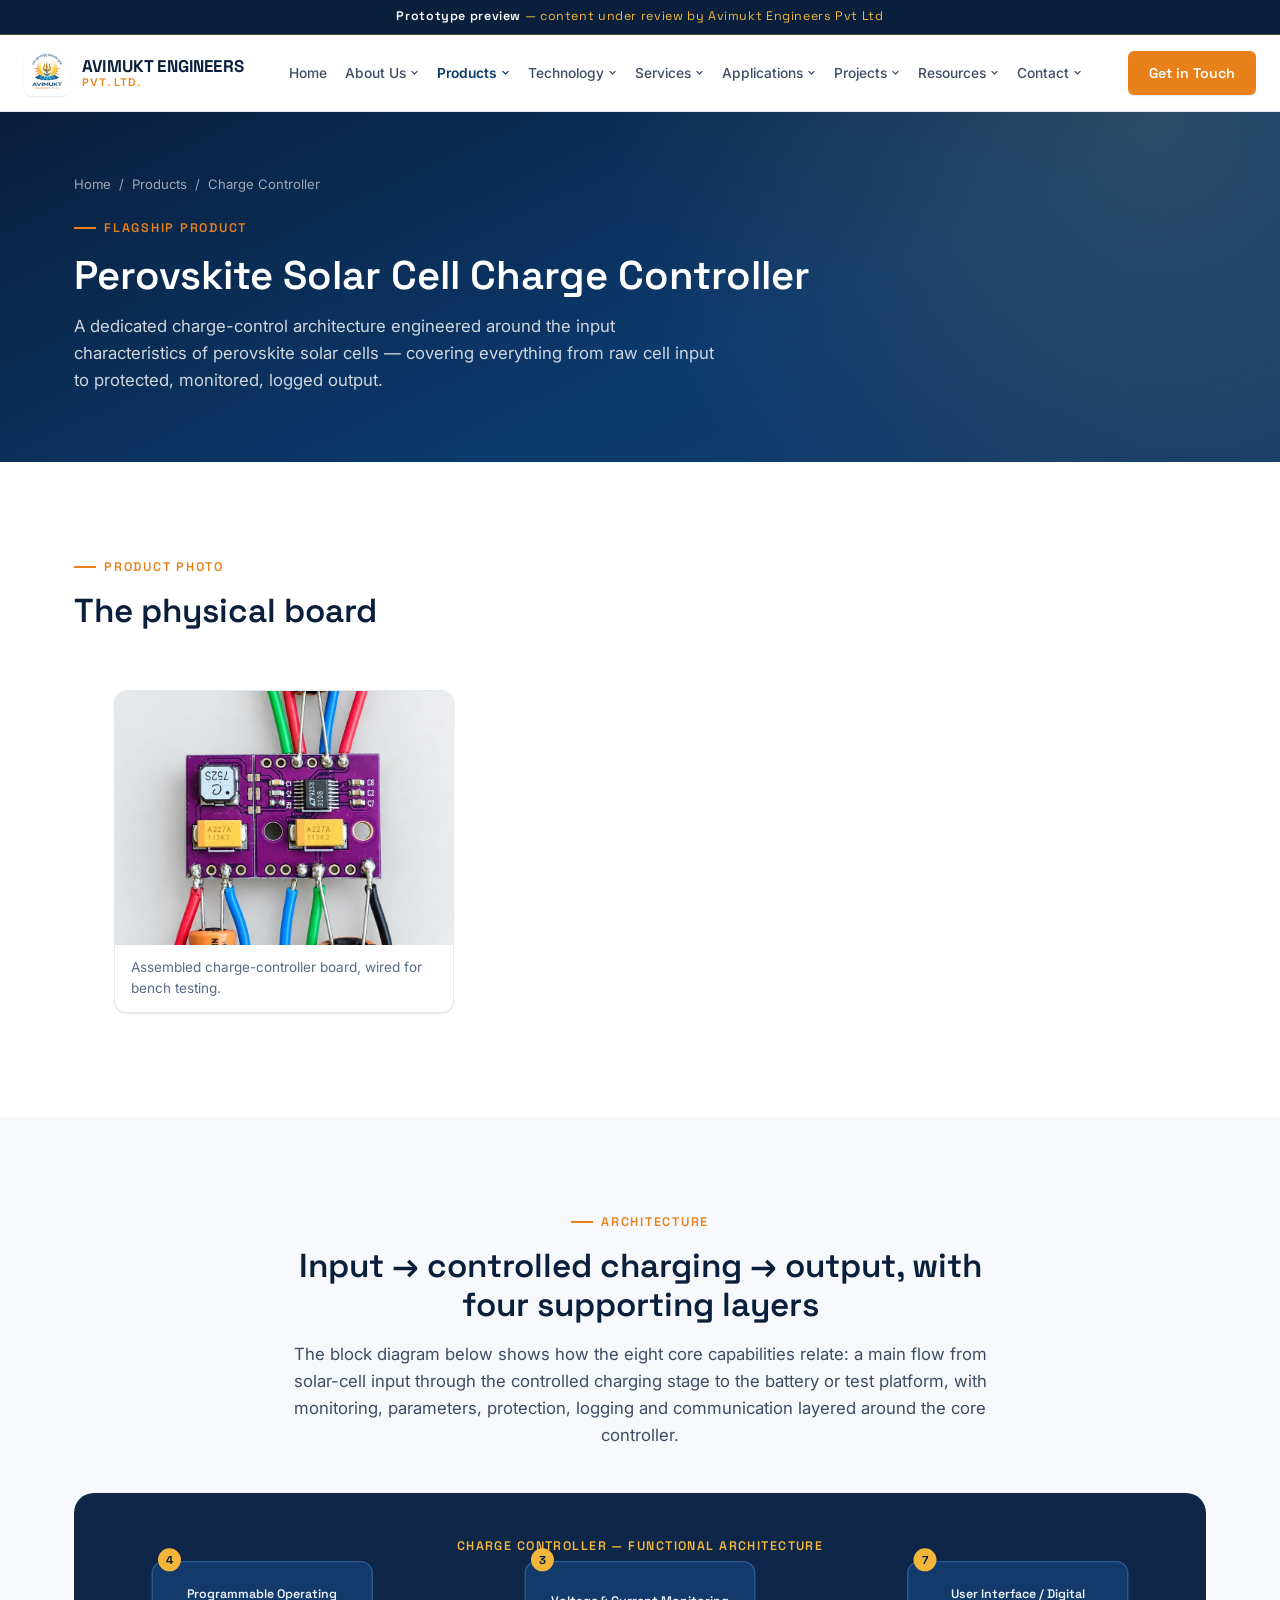
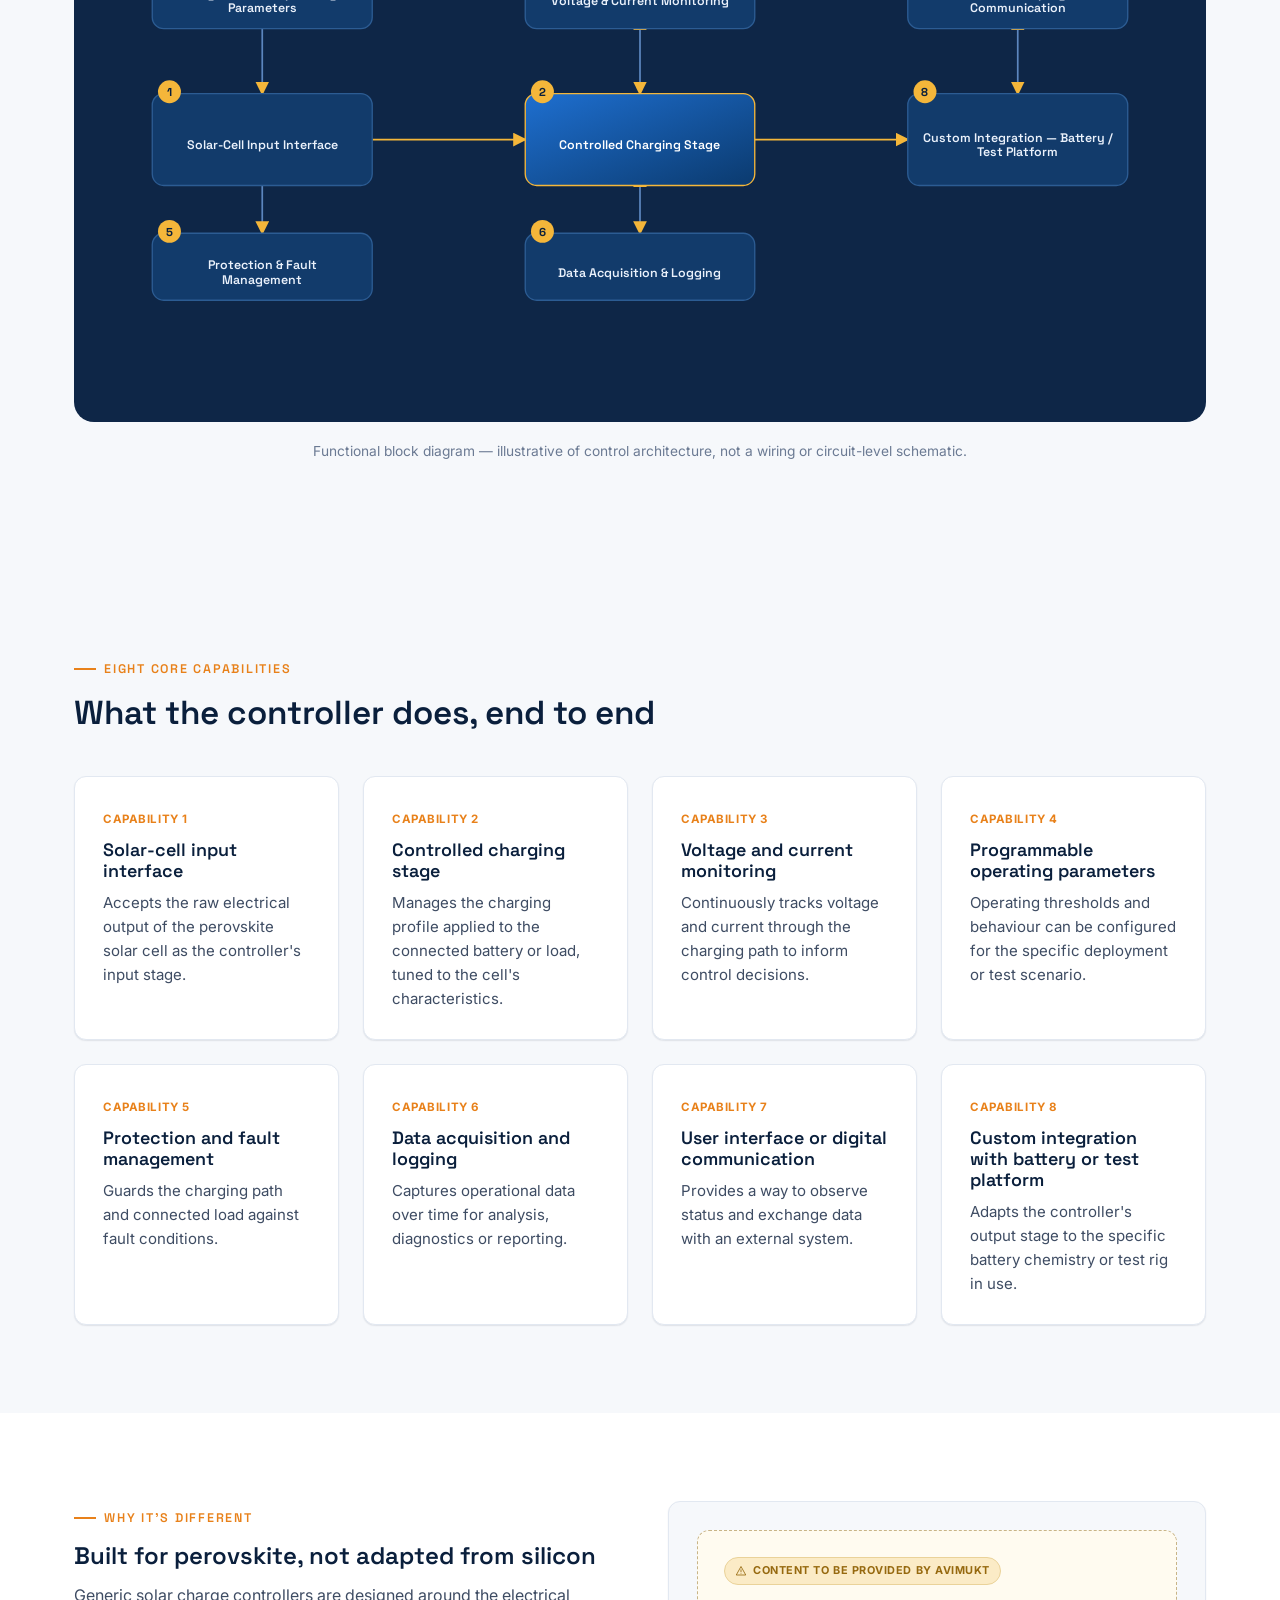
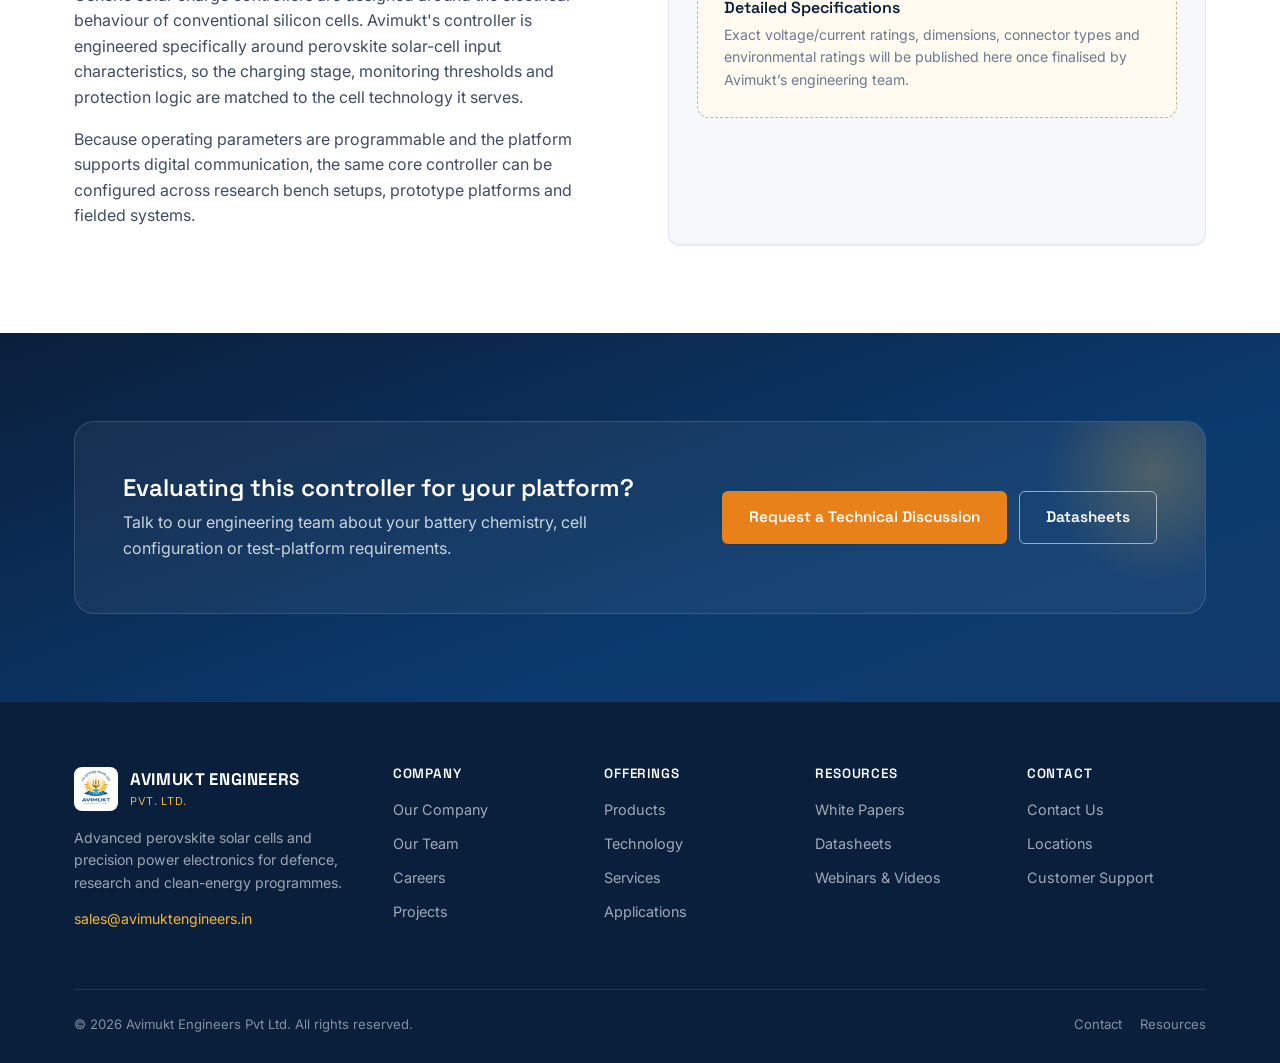
<file: products/charge-controller.html>
<!DOCTYPE html>
<html lang="en">
<head>
<meta charset="UTF-8">
<meta name="viewport" content="width=device-width, initial-scale=1.0">
<title>Perovskite Solar Cell Charge Controller | Avimukt Engineers Pvt Ltd</title>
<meta name="description" content="Architecture and eight core capabilities of Avimukt Engineers' Perovskite Solar Cell Charge Controller.">
<meta name="robots" content="noindex, nofollow">
<meta name="theme-color" content="#0A1F3C">
<link rel="icon" type="image/png" sizes="32x32" href="../assets/favicon-32.png">
<link rel="apple-touch-icon" href="../assets/apple-touch-icon.png">
<meta property="og:type" content="website">
<meta property="og:title" content="Perovskite Solar Cell Charge Controller | Avimukt Engineers Pvt Ltd">
<meta property="og:description" content="Architecture and eight core capabilities of Avimukt Engineers' Perovskite Solar Cell Charge Controller.">
<meta property="og:image" content="../assets/logo-512.png">
<meta property="og:site_name" content="Avimukt Engineers Pvt Ltd">
<meta name="twitter:card" content="summary">
<link rel="preconnect" href="https://fonts.googleapis.com">
<link rel="preconnect" href="https://fonts.gstatic.com" crossorigin>
<link href="https://fonts.googleapis.com/css2?family=Inter:wght@400;500;600;700&family=Space+Grotesk:wght@500;600;700&display=swap" rel="stylesheet">
<link rel="stylesheet" href="../css/main.css">

</head>
<body class="">
<div id="preview-ribbon"><strong>Prototype preview</strong> &mdash; content under review by Avimukt Engineers Pvt Ltd</div>
  <header class="site-header">
    <div class="container nav">
      <a class="brand" href="../index.html">
        <img src="../assets/logo.jpg" alt="Avimukt Engineers Pvt Ltd logo" width="46" height="46">
        <span class="brand-text"><strong>AVIMUKT ENGINEERS</strong><span>Pvt. Ltd.</span></span>
      </a>
      <nav class="nav-links" aria-label="Primary">
        <div class="nav-item"><a class="nav-link" href="../index.html" data-nav-path="index.html">Home</a></div>
        <div class="nav-item">
            <a class="nav-link" href="../about.html" data-nav-path="about.html">About Us <svg class="caret" viewBox="0 0 12 12" fill="none"><path d="M2.5 4.5L6 8L9.5 4.5" stroke="currentColor" stroke-width="1.6" stroke-linecap="round" stroke-linejoin="round"/></svg></a>
            <div class="dropdown"><a href="../about.html#company">Our Company</a>
<a href="../about.html#team">Our Team</a>
<a href="../about.html#careers">Careers</a></div>
          </div>
        <div class="nav-item">
            <a class="nav-link is-active" href="../products.html" data-nav-path="products.html">Products <svg class="caret" viewBox="0 0 12 12" fill="none"><path d="M2.5 4.5L6 8L9.5 4.5" stroke="currentColor" stroke-width="1.6" stroke-linecap="round" stroke-linejoin="round"/></svg></a>
            <div class="dropdown"><a href="../products.html#categories">Product Categories</a>
<a href="../products.html#all-products">All Products</a>
<a href="../products/charge-controller.html">Perovskite Charge Controller</a>
<a href="../products.html#support">Product Support</a></div>
          </div>
        <div class="nav-item">
            <a class="nav-link" href="../technology.html" data-nav-path="technology.html">Technology <svg class="caret" viewBox="0 0 12 12" fill="none"><path d="M2.5 4.5L6 8L9.5 4.5" stroke="currentColor" stroke-width="1.6" stroke-linecap="round" stroke-linejoin="round"/></svg></a>
            <div class="dropdown"><a href="../technology.html#overview">Technology Overview</a>
<a href="../technology.html#innovations">Innovations</a>
<a class="sub-link" href="../technology/perovskite-cell-4in.html">4-Inch Perovskite Solar Cell</a>
<a class="sub-link" href="../technology/perovskite-cell-2in.html">2-Inch Perovskite Solar Cell</a>
<a href="../technology.html#patents">Patents & IP</a></div>
          </div>
        <div class="nav-item">
            <a class="nav-link" href="../services.html" data-nav-path="services.html">Services <svg class="caret" viewBox="0 0 12 12" fill="none"><path d="M2.5 4.5L6 8L9.5 4.5" stroke="currentColor" stroke-width="1.6" stroke-linecap="round" stroke-linejoin="round"/></svg></a>
            <div class="dropdown"><a href="../services.html#consulting">Consulting</a>
<a href="../services.html#engineering">Engineering Services</a>
<a href="../services.html#support">Technical Support</a></div>
          </div>
        <div class="nav-item">
            <a class="nav-link" href="../applications.html" data-nav-path="applications.html">Applications <svg class="caret" viewBox="0 0 12 12" fill="none"><path d="M2.5 4.5L6 8L9.5 4.5" stroke="currentColor" stroke-width="1.6" stroke-linecap="round" stroke-linejoin="round"/></svg></a>
            <div class="dropdown"><a href="../applications.html#industries">Industry Applications</a>
<a href="../applications.html#use-cases">Use Cases</a>
<a href="../applications.html#solutions">Solutions by Application</a></div>
          </div>
        <div class="nav-item">
            <a class="nav-link" href="../projects.html" data-nav-path="projects.html">Projects <svg class="caret" viewBox="0 0 12 12" fill="none"><path d="M2.5 4.5L6 8L9.5 4.5" stroke="currentColor" stroke-width="1.6" stroke-linecap="round" stroke-linejoin="round"/></svg></a>
            <div class="dropdown"><a href="../projects.html#featured">Featured Projects</a>
<a href="../projects.html#case-studies">Case Studies</a>
<a href="../projects.html#success">Success Stories</a></div>
          </div>
        <div class="nav-item">
            <a class="nav-link" href="../resources.html" data-nav-path="resources.html">Resources <svg class="caret" viewBox="0 0 12 12" fill="none"><path d="M2.5 4.5L6 8L9.5 4.5" stroke="currentColor" stroke-width="1.6" stroke-linecap="round" stroke-linejoin="round"/></svg></a>
            <div class="dropdown"><a href="../resources.html#whitepapers">White Papers</a>
<a href="../resources.html#datasheets">Datasheets & Brochures</a>
<a href="../resources.html#webinars">Webinars & Videos</a></div>
          </div>
        <div class="nav-item">
            <a class="nav-link" href="../contact.html" data-nav-path="contact.html">Contact <svg class="caret" viewBox="0 0 12 12" fill="none"><path d="M2.5 4.5L6 8L9.5 4.5" stroke="currentColor" stroke-width="1.6" stroke-linecap="round" stroke-linejoin="round"/></svg></a>
            <div class="dropdown"><a href="../contact.html#contact-form">Contact Us</a>
<a href="../contact.html#locations">Locations</a>
<a href="../contact.html#support">Customer Support</a></div>
          </div>
      </nav>
      <div class="nav-cta">
        <a class="btn btn-primary" href="../contact.html">Get in Touch</a>
      </div>
      <button class="hamburger" data-nav-toggle aria-expanded="false" aria-label="Toggle navigation menu" aria-controls="mobile-panel">
        <span></span><span></span><span></span>
      </button>
    </div>
    <div class="mobile-panel" id="mobile-panel" data-mobile-panel>
      <div class="m-item"><a class="m-top" style="display:flex" href="../index.html">Home</a></div>
      <div class="m-item">
          <div class="m-top"><span>About Us</span><svg viewBox="0 0 16 16" fill="none"><path d="M4 6l4 4 4-4" stroke="currentColor" stroke-width="1.7" stroke-linecap="round" stroke-linejoin="round"/></svg></div>
          <div class="m-sub"><a href="../about.html">About Us overview</a><a href="../about.html#company">Our Company</a>
<a href="../about.html#team">Our Team</a>
<a href="../about.html#careers">Careers</a></div>
        </div>
      <div class="m-item">
          <div class="m-top"><span>Products</span><svg viewBox="0 0 16 16" fill="none"><path d="M4 6l4 4 4-4" stroke="currentColor" stroke-width="1.7" stroke-linecap="round" stroke-linejoin="round"/></svg></div>
          <div class="m-sub"><a href="../products.html">Products overview</a><a href="../products.html#categories">Product Categories</a>
<a href="../products.html#all-products">All Products</a>
<a href="../products/charge-controller.html">Perovskite Charge Controller</a>
<a href="../products.html#support">Product Support</a></div>
        </div>
      <div class="m-item">
          <div class="m-top"><span>Technology</span><svg viewBox="0 0 16 16" fill="none"><path d="M4 6l4 4 4-4" stroke="currentColor" stroke-width="1.7" stroke-linecap="round" stroke-linejoin="round"/></svg></div>
          <div class="m-sub"><a href="../technology.html">Technology overview</a><a href="../technology.html#overview">Technology Overview</a>
<a href="../technology.html#innovations">Innovations</a>
<a class="sub-link" href="../technology/perovskite-cell-4in.html">4-Inch Perovskite Solar Cell</a>
<a class="sub-link" href="../technology/perovskite-cell-2in.html">2-Inch Perovskite Solar Cell</a>
<a href="../technology.html#patents">Patents & IP</a></div>
        </div>
      <div class="m-item">
          <div class="m-top"><span>Services</span><svg viewBox="0 0 16 16" fill="none"><path d="M4 6l4 4 4-4" stroke="currentColor" stroke-width="1.7" stroke-linecap="round" stroke-linejoin="round"/></svg></div>
          <div class="m-sub"><a href="../services.html">Services overview</a><a href="../services.html#consulting">Consulting</a>
<a href="../services.html#engineering">Engineering Services</a>
<a href="../services.html#support">Technical Support</a></div>
        </div>
      <div class="m-item">
          <div class="m-top"><span>Applications</span><svg viewBox="0 0 16 16" fill="none"><path d="M4 6l4 4 4-4" stroke="currentColor" stroke-width="1.7" stroke-linecap="round" stroke-linejoin="round"/></svg></div>
          <div class="m-sub"><a href="../applications.html">Applications overview</a><a href="../applications.html#industries">Industry Applications</a>
<a href="../applications.html#use-cases">Use Cases</a>
<a href="../applications.html#solutions">Solutions by Application</a></div>
        </div>
      <div class="m-item">
          <div class="m-top"><span>Projects</span><svg viewBox="0 0 16 16" fill="none"><path d="M4 6l4 4 4-4" stroke="currentColor" stroke-width="1.7" stroke-linecap="round" stroke-linejoin="round"/></svg></div>
          <div class="m-sub"><a href="../projects.html">Projects overview</a><a href="../projects.html#featured">Featured Projects</a>
<a href="../projects.html#case-studies">Case Studies</a>
<a href="../projects.html#success">Success Stories</a></div>
        </div>
      <div class="m-item">
          <div class="m-top"><span>Resources</span><svg viewBox="0 0 16 16" fill="none"><path d="M4 6l4 4 4-4" stroke="currentColor" stroke-width="1.7" stroke-linecap="round" stroke-linejoin="round"/></svg></div>
          <div class="m-sub"><a href="../resources.html">Resources overview</a><a href="../resources.html#whitepapers">White Papers</a>
<a href="../resources.html#datasheets">Datasheets & Brochures</a>
<a href="../resources.html#webinars">Webinars & Videos</a></div>
        </div>
      <div class="m-item">
          <div class="m-top"><span>Contact</span><svg viewBox="0 0 16 16" fill="none"><path d="M4 6l4 4 4-4" stroke="currentColor" stroke-width="1.7" stroke-linecap="round" stroke-linejoin="round"/></svg></div>
          <div class="m-sub"><a href="../contact.html">Contact overview</a><a href="../contact.html#contact-form">Contact Us</a>
<a href="../contact.html#locations">Locations</a>
<a href="../contact.html#support">Customer Support</a></div>
        </div>
      <div class="m-cta">
        <a class="btn btn-secondary btn-block" href="../products.html">Products</a>
        <a class="btn btn-primary btn-block" href="../contact.html">Get in Touch</a>
      </div>
    </div>
  </header>
<section class="page-hero">
    <div class="container">
      <div class="breadcrumb"><a href="../index.html">Home</a> <span>/</span> <a href="../products.html">Products</a> <span>/</span> <span>Charge Controller</span></div>
      <div class="eyebrow">Flagship Product</div>
      <h1>Perovskite Solar Cell Charge Controller</h1>
      <p class="lead">A dedicated charge-control architecture engineered around the input characteristics of perovskite solar cells &mdash; covering everything from raw cell input to protected, monitored, logged output.</p>
    </div>
  </section>
  <section class="section">
    <div class="container">
      <div class="section-head">
        <div class="eyebrow">Product Photo</div>
        <h2>The physical board</h2>
      </div>
      <div class="photo-grid reveal" style="grid-template-columns:minmax(0,420px);">
        <figure class="photo-card">
          <img src="../assets/products/charge-controller-board.jpg" alt="Perovskite solar cell charge controller board, populated PCB" loading="lazy">
          <figcaption>Assembled charge-controller board, wired for bench testing.</figcaption>
        </figure>
      </div>
    </div>
  </section>
  <section class="section section--tint">
    <div class="container">
      <div class="section-head section-head--center" style="margin-left:auto;margin-right:auto;">
        <div class="eyebrow" style="justify-content:center;">Architecture</div>
        <h2>Input &rarr; controlled charging &rarr; output, with four supporting layers</h2>
        <p>The block diagram below shows how the eight core capabilities relate: a main flow from solar-cell input through the controlled charging stage to the battery or test platform, with monitoring, parameters, protection, logging and communication layered around the core controller.</p>
      </div>
      <div class="diagram-wrap reveal">
        <svg viewBox="0 0 1100 470" xmlns="http://www.w3.org/2000/svg" role="img" aria-labelledby="ccDiagramTitle ccDiagramDesc">
  <title id="ccDiagramTitle">Perovskite Solar Cell Charge Controller — architecture diagram</title>
  <desc id="ccDiagramDesc">Block diagram showing solar-cell input flowing into a controlled charging stage and out to a battery or test platform, with voltage/current monitoring, programmable parameters, protection, data logging and a user interface layered around the core controller.</desc>
  <defs>
    <linearGradient id="coreGrad" x1="0" y1="0" x2="1" y2="1">
      <stop offset="0%" stop-color="#1E6FD0"/>
      <stop offset="100%" stop-color="#0B3A6E"/>
    </linearGradient>
    <marker id="arrowHead" markerWidth="9" markerHeight="9" refX="7" refY="4" orient="auto">
      <path d="M0,0 L8,4 L0,8 Z" fill="#F4B63A"/>
    </marker>
    <marker id="arrowHeadStart" markerWidth="9" markerHeight="9" refX="1" refY="4" orient="auto-start-reverse">
      <path d="M0,0 L8,4 L0,8 Z" fill="#F4B63A"/>
    </marker>
  </defs>
  <text x="550" y="18" text-anchor="middle" font-family="Space Grotesk, sans-serif" font-size="13" font-weight="600" letter-spacing="1.5" fill="#F4B63A">CHARGE CONTROLLER — FUNCTIONAL ARCHITECTURE</text>

  <line x1="155.0" y1="100.0" x2="155.0" y2="168.0" stroke="#5C86BE" stroke-width="1.8" marker-end="url(#arrowHead)"/>
  <line x1="550.0" y1="100.0" x2="550.0" y2="168.0" stroke="#5C86BE" stroke-width="1.8" marker-end="url(#arrowHead)" marker-start="url(#arrowHeadStart)"/>
  <line x1="945.0" y1="100.0" x2="945.0" y2="168.0" stroke="#5C86BE" stroke-width="1.8" marker-end="url(#arrowHead)" marker-start="url(#arrowHeadStart)"/>
  <line x1="155.0" y1="264.0" x2="155.0" y2="314.0" stroke="#5C86BE" stroke-width="1.8" marker-end="url(#arrowHead)"/>
  <line x1="550.0" y1="264.0" x2="550.0" y2="314.0" stroke="#5C86BE" stroke-width="1.8" marker-end="url(#arrowHead)" marker-start="url(#arrowHeadStart)"/>
  <line x1="270.0" y1="216.0" x2="430.0" y2="216.0" stroke="#F4B63A" stroke-width="1.8" marker-end="url(#arrowHead)"/>
  <line x1="670.0" y1="216.0" x2="830.0" y2="216.0" stroke="#F4B63A" stroke-width="1.8" marker-end="url(#arrowHead)"/>

  <rect x="40.0" y="30.0" width="230.0" height="70.0" rx="12" fill="#123B6B" stroke="#2C5C93" stroke-width="1.4"/>
<text x="155.0" y="67.7" text-anchor="middle" font-family="Space Grotesk, sans-serif" font-size="13" font-weight="600" fill="#EAF1FB">Programmable Operating</text>
<text x="155.0" y="82.7" text-anchor="middle" font-family="Space Grotesk, sans-serif" font-size="13" font-weight="600" fill="#EAF1FB">Parameters</text>
<circle cx="58.0" cy="28.0" r="12" fill="#F4B63A"/>
<text x="58.0" y="32.5" text-anchor="middle" font-family="Space Grotesk, sans-serif" font-size="12" font-weight="700" fill="#0A1F3C">4</text>
  <rect x="430.0" y="30.0" width="240.0" height="70.0" rx="12" fill="#123B6B" stroke="#2C5C93" stroke-width="1.4"/>
<text x="550.0" y="75.2" text-anchor="middle" font-family="Space Grotesk, sans-serif" font-size="13" font-weight="600" fill="#EAF1FB">Voltage &amp; Current Monitoring</text>
<circle cx="448.0" cy="28.0" r="12" fill="#F4B63A"/>
<text x="448.0" y="32.5" text-anchor="middle" font-family="Space Grotesk, sans-serif" font-size="12" font-weight="700" fill="#0A1F3C">3</text>
  <rect x="830.0" y="30.0" width="230.0" height="70.0" rx="12" fill="#123B6B" stroke="#2C5C93" stroke-width="1.4"/>
<text x="945.0" y="67.7" text-anchor="middle" font-family="Space Grotesk, sans-serif" font-size="13" font-weight="600" fill="#EAF1FB">User Interface / Digital</text>
<text x="945.0" y="82.7" text-anchor="middle" font-family="Space Grotesk, sans-serif" font-size="13" font-weight="600" fill="#EAF1FB">Communication</text>
<circle cx="848.0" cy="28.0" r="12" fill="#F4B63A"/>
<text x="848.0" y="32.5" text-anchor="middle" font-family="Space Grotesk, sans-serif" font-size="12" font-weight="700" fill="#0A1F3C">7</text>
  <rect x="40.0" y="168.0" width="230.0" height="96.0" rx="12" fill="#123B6B" stroke="#2C5C93" stroke-width="1.4"/>
<text x="155.0" y="226.2" text-anchor="middle" font-family="Space Grotesk, sans-serif" font-size="13" font-weight="600" fill="#EAF1FB">Solar-Cell Input Interface</text>
<circle cx="58.0" cy="166.0" r="12" fill="#F4B63A"/>
<text x="58.0" y="170.5" text-anchor="middle" font-family="Space Grotesk, sans-serif" font-size="12" font-weight="700" fill="#0A1F3C">1</text>
  <rect x="430.0" y="168.0" width="240.0" height="96.0" rx="12" fill="url(#coreGrad)" stroke="#F4B63A" stroke-width="1.4"/>
<text x="550.0" y="226.2" text-anchor="middle" font-family="Space Grotesk, sans-serif" font-size="13" font-weight="600" fill="#ffffff">Controlled Charging Stage</text>
<circle cx="448.0" cy="166.0" r="12" fill="#F4B63A"/>
<text x="448.0" y="170.5" text-anchor="middle" font-family="Space Grotesk, sans-serif" font-size="12" font-weight="700" fill="#0A1F3C">2</text>
  <rect x="830.0" y="168.0" width="230.0" height="96.0" rx="12" fill="#123B6B" stroke="#2C5C93" stroke-width="1.4"/>
<text x="945.0" y="218.7" text-anchor="middle" font-family="Space Grotesk, sans-serif" font-size="13" font-weight="600" fill="#EAF1FB">Custom Integration — Battery /</text>
<text x="945.0" y="233.7" text-anchor="middle" font-family="Space Grotesk, sans-serif" font-size="13" font-weight="600" fill="#EAF1FB">Test Platform</text>
<circle cx="848.0" cy="166.0" r="12" fill="#F4B63A"/>
<text x="848.0" y="170.5" text-anchor="middle" font-family="Space Grotesk, sans-serif" font-size="12" font-weight="700" fill="#0A1F3C">8</text>
  <rect x="40.0" y="314.0" width="230.0" height="70.0" rx="12" fill="#123B6B" stroke="#2C5C93" stroke-width="1.4"/>
<text x="155.0" y="351.7" text-anchor="middle" font-family="Space Grotesk, sans-serif" font-size="13" font-weight="600" fill="#EAF1FB">Protection &amp; Fault</text>
<text x="155.0" y="366.7" text-anchor="middle" font-family="Space Grotesk, sans-serif" font-size="13" font-weight="600" fill="#EAF1FB">Management</text>
<circle cx="58.0" cy="312.0" r="12" fill="#F4B63A"/>
<text x="58.0" y="316.5" text-anchor="middle" font-family="Space Grotesk, sans-serif" font-size="12" font-weight="700" fill="#0A1F3C">5</text>
  <rect x="430.0" y="314.0" width="240.0" height="70.0" rx="12" fill="#123B6B" stroke="#2C5C93" stroke-width="1.4"/>
<text x="550.0" y="359.2" text-anchor="middle" font-family="Space Grotesk, sans-serif" font-size="13" font-weight="600" fill="#EAF1FB">Data Acquisition &amp; Logging</text>
<circle cx="448.0" cy="312.0" r="12" fill="#F4B63A"/>
<text x="448.0" y="316.5" text-anchor="middle" font-family="Space Grotesk, sans-serif" font-size="12" font-weight="700" fill="#0A1F3C">6</text>
</svg>
      </div>
      <p class="muted text-center" style="margin-top:18px;font-size:0.86rem;">Functional block diagram &mdash; illustrative of control architecture, not a wiring or circuit-level schematic.</p>
    </div>
  </section>

  <section class="section section--tint">
    <div class="container">
      <div class="section-head">
        <div class="eyebrow">Eight Core Capabilities</div>
        <h2>What the controller does, end to end</h2>
      </div>
      <div class="grid grid-4">
        <div class="card reveal">
          <span class="tag">Capability 1</span>
          <h3>Solar-cell input interface</h3>
          <p>Accepts the raw electrical output of the perovskite solar cell as the controller's input stage.</p>
        </div>
<div class="card reveal">
          <span class="tag">Capability 2</span>
          <h3>Controlled charging stage</h3>
          <p>Manages the charging profile applied to the connected battery or load, tuned to the cell's characteristics.</p>
        </div>
<div class="card reveal">
          <span class="tag">Capability 3</span>
          <h3>Voltage and current monitoring</h3>
          <p>Continuously tracks voltage and current through the charging path to inform control decisions.</p>
        </div>
<div class="card reveal">
          <span class="tag">Capability 4</span>
          <h3>Programmable operating parameters</h3>
          <p>Operating thresholds and behaviour can be configured for the specific deployment or test scenario.</p>
        </div>
<div class="card reveal">
          <span class="tag">Capability 5</span>
          <h3>Protection and fault management</h3>
          <p>Guards the charging path and connected load against fault conditions.</p>
        </div>
<div class="card reveal">
          <span class="tag">Capability 6</span>
          <h3>Data acquisition and logging</h3>
          <p>Captures operational data over time for analysis, diagnostics or reporting.</p>
        </div>
<div class="card reveal">
          <span class="tag">Capability 7</span>
          <h3>User interface or digital communication</h3>
          <p>Provides a way to observe status and exchange data with an external system.</p>
        </div>
<div class="card reveal">
          <span class="tag">Capability 8</span>
          <h3>Custom integration with battery or test platform</h3>
          <p>Adapts the controller's output stage to the specific battery chemistry or test rig in use.</p>
        </div>
      </div>
    </div>
  </section>

  <section class="section">
    <div class="container">
      <div class="grid grid-2" style="gap:56px;">
        <div class="reveal">
          <div class="eyebrow">Why It's Different</div>
          <h2>Built for perovskite, not adapted from silicon</h2>
          <p>Generic solar charge controllers are designed around the electrical behaviour of conventional silicon cells. Avimukt's controller is engineered specifically around perovskite solar-cell input characteristics, so the charging stage, monitoring thresholds and protection logic are matched to the cell technology it serves.</p>
          <p>Because operating parameters are programmable and the platform supports digital communication, the same core controller can be configured across research bench setups, prototype platforms and fielded systems.</p>
        </div>
        <div class="card card--flat reveal">
          <div class="placeholder-card reveal">
        <span class="placeholder-tag"><svg viewBox="0 0 24 24" fill="none"><path d="M12 3l9.5 17H2.5L12 3z" stroke="currentColor" stroke-width="1.7" stroke-linejoin="round"/><path d="M12 9.5v4.2" stroke="currentColor" stroke-width="1.7" stroke-linecap="round"/><circle cx="12" cy="17" r="0.9" fill="currentColor"/></svg> Content to be provided by Avimukt</span>
        <h4>Detailed Specifications</h4>
        <p>Exact voltage/current ratings, dimensions, connector types and environmental ratings will be published here once finalised by Avimukt&rsquo;s engineering team.</p>
      </div>
        </div>
      </div>
    </div>
  </section>

  <section class="section section--navy">
    <div class="container">
      <div class="cta-band" style="background:rgba(255,255,255,0.05);border:1px solid rgba(255,255,255,0.14);">
        <div>
          <h2>Evaluating this controller for your platform?</h2>
          <p>Talk to our engineering team about your battery chemistry, cell configuration or test-platform requirements.</p>
        </div>
        <div class="cta-actions">
          <a class="btn btn-primary" href="../contact.html">Request a Technical Discussion</a>
          <a class="btn btn-secondary" href="../resources.html#datasheets">Datasheets</a>
        </div>
      </div>
    </div>
  </section>

<footer class="site-footer">
    <div class="container">
      <div class="footer-grid">
        <div>
          <div class="footer-brand">
            <img src="../assets/logo.jpg" alt="Avimukt Engineers Pvt Ltd logo">
            <span><strong>AVIMUKT ENGINEERS</strong><span>Pvt. Ltd.</span></span>
          </div>
          <p class="tag-line">Advanced perovskite solar cells and precision power electronics for defence, research and clean-energy programmes.</p>
          <p class="tag-line" style="margin-top:14px;"><a href="mailto:sales@avimuktengineers.in" style="color:var(--gold);">sales@avimuktengineers.in</a></p>
        </div>
        <div class="footer-col">
          <h5>Company</h5>
          <a href="../about.html">Our Company</a>
          <a href="../about.html#team">Our Team</a>
          <a href="../about.html#careers">Careers</a>
          <a href="../projects.html">Projects</a>
        </div>
        <div class="footer-col">
          <h5>Offerings</h5>
          <a href="../products.html">Products</a>
          <a href="../technology.html">Technology</a>
          <a href="../services.html">Services</a>
          <a href="../applications.html">Applications</a>
        </div>
        <div class="footer-col">
          <h5>Resources</h5>
          <a href="../resources.html#whitepapers">White Papers</a>
          <a href="../resources.html#datasheets">Datasheets</a>
          <a href="../resources.html#webinars">Webinars &amp; Videos</a>
        </div>
        <div class="footer-col">
          <h5>Contact</h5>
          <a href="../contact.html">Contact Us</a>
          <a href="../contact.html#locations">Locations</a>
          <a href="../contact.html#support">Customer Support</a>
        </div>
      </div>
      <div class="footer-bottom">
        <span>&copy; <span data-year>2026</span> Avimukt Engineers Pvt Ltd. All rights reserved.</span>
        <div class="footer-legal-links">
          <a href="../contact.html">Contact</a>
          <a href="../resources.html">Resources</a>
        </div>
      </div>
    </div>
  </footer>
<script src="../js/main.js"></script>
</body>
</html>
</file>
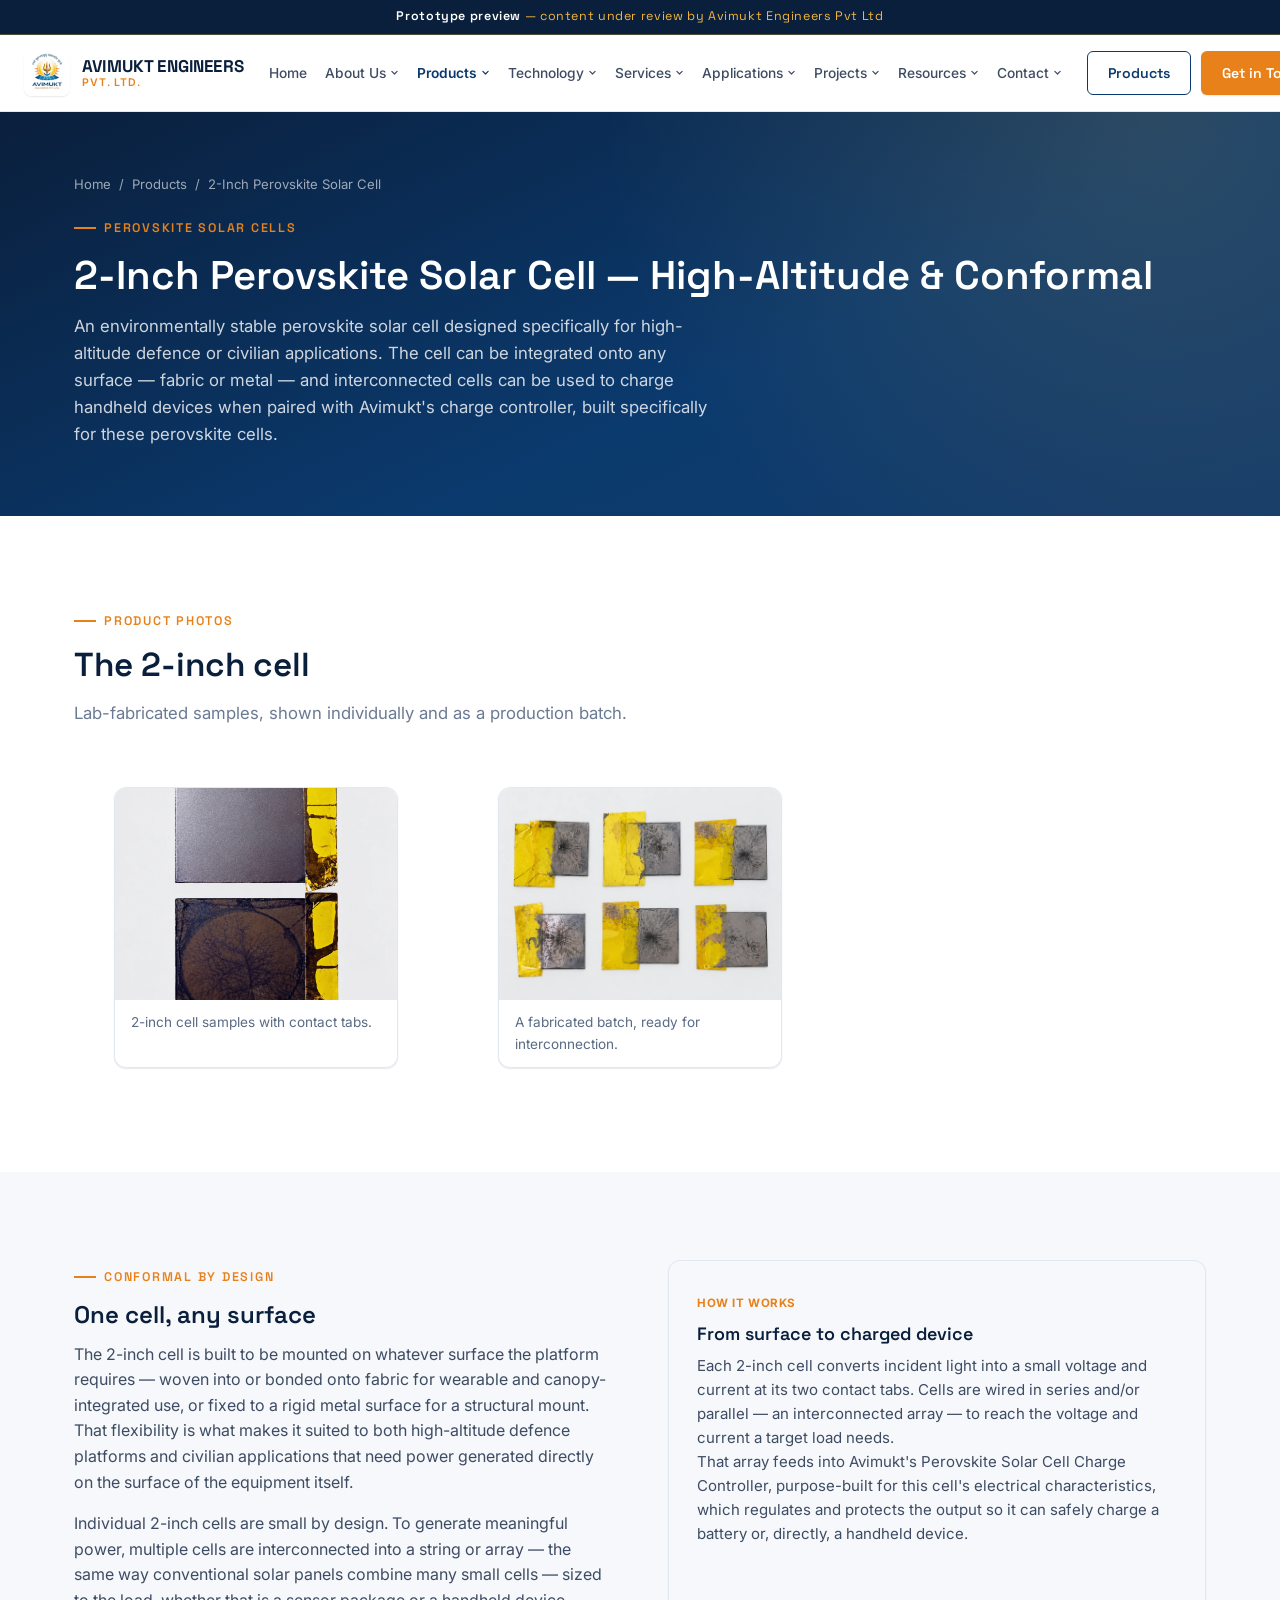
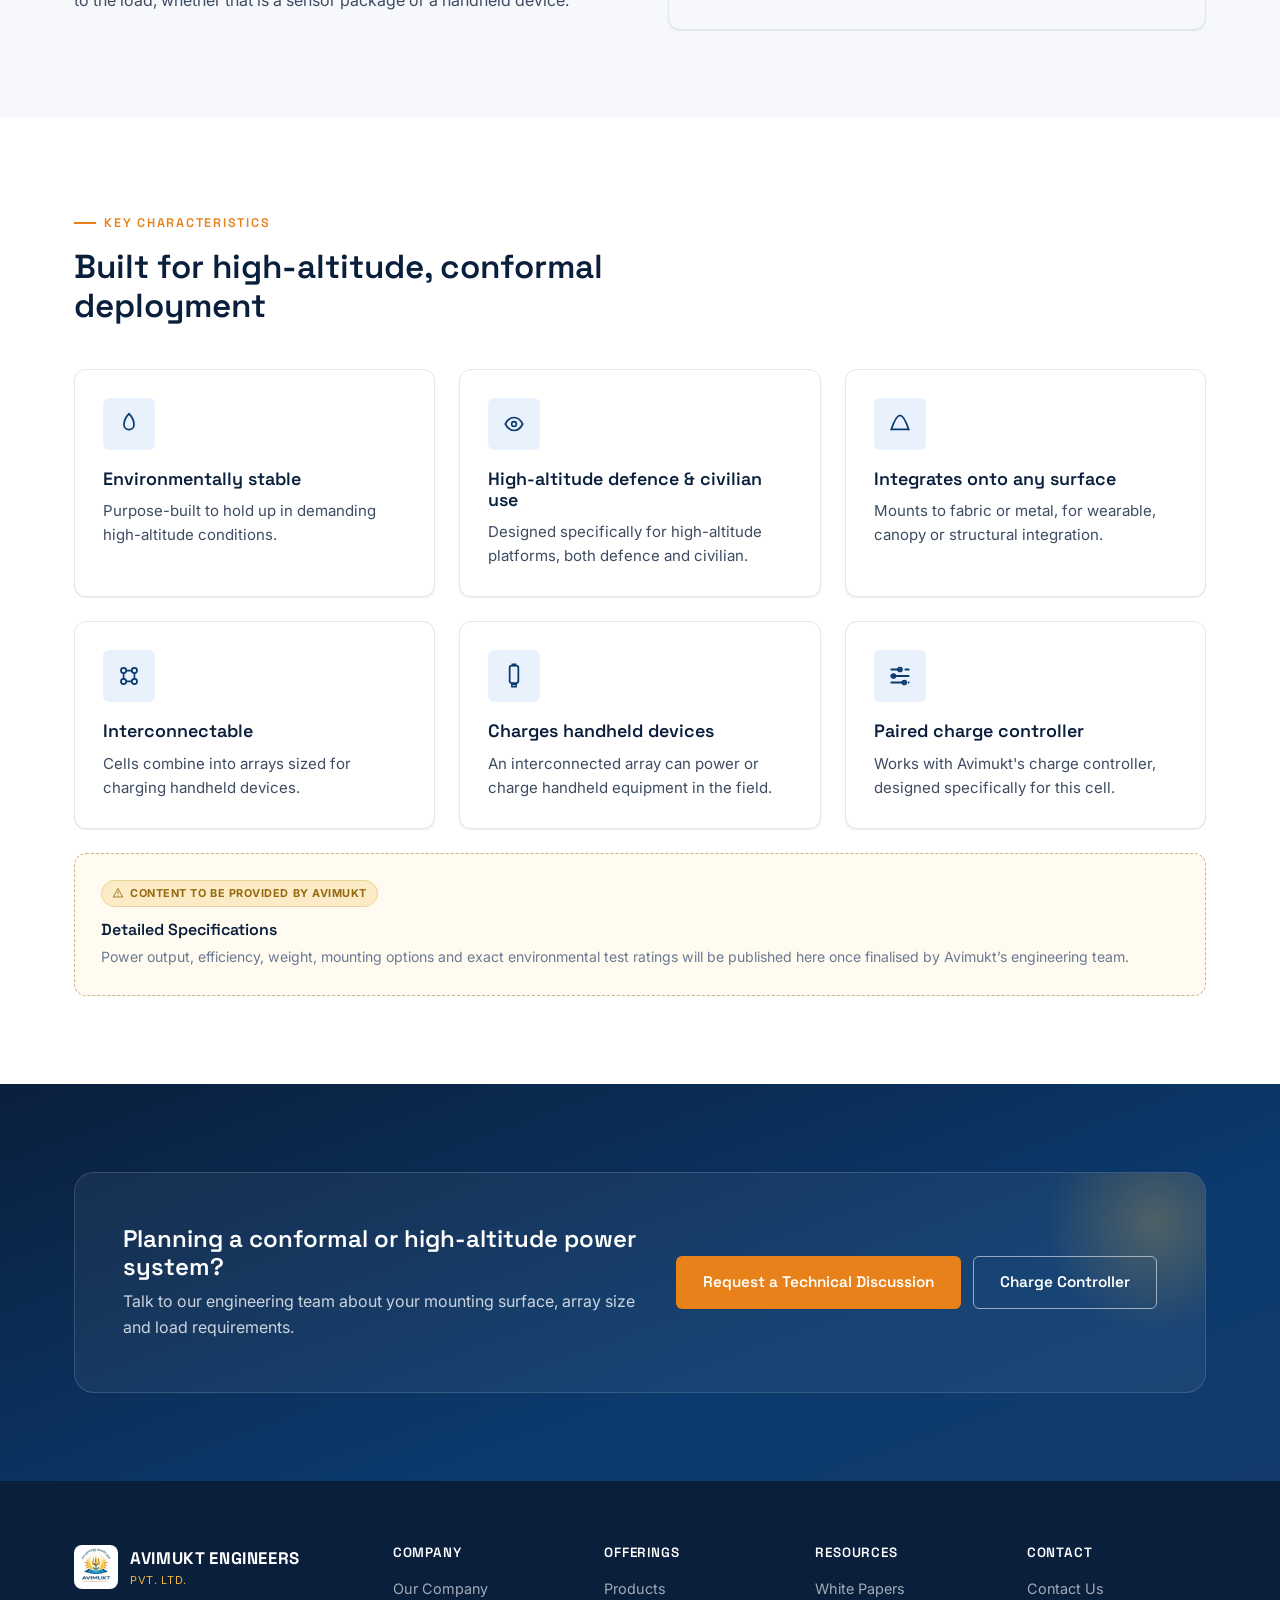
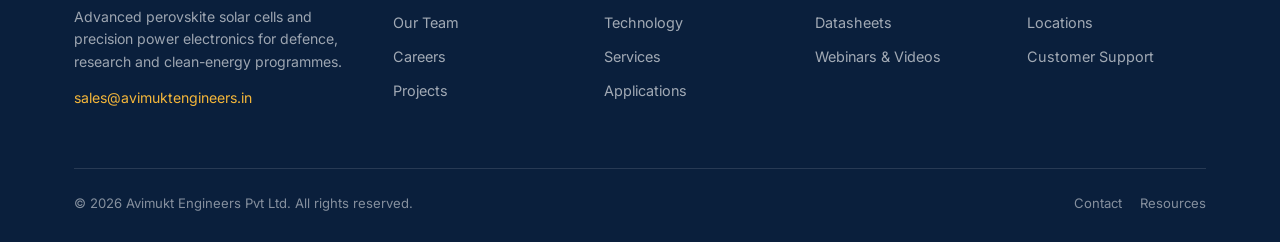
<file: products/perovskite-cell-2in.html>
<!DOCTYPE html>
<html lang="en">
<head>
<meta charset="UTF-8">
<meta name="viewport" content="width=device-width, initial-scale=1.0">
<title>2-Inch Perovskite Solar Cell (High-Altitude / Conformal) | Avimukt Engineers Pvt Ltd</title>
<meta name="description" content="Avimukt Engineers' 2-inch perovskite solar cell — environmentally stable, integrable onto fabric or metal, for high-altitude defence and civilian applications.">
<meta name="robots" content="noindex, nofollow">
<meta name="theme-color" content="#0A1F3C">
<link rel="icon" type="image/png" sizes="32x32" href="../assets/favicon-32.png">
<link rel="apple-touch-icon" href="../assets/apple-touch-icon.png">
<meta property="og:type" content="website">
<meta property="og:title" content="2-Inch Perovskite Solar Cell (High-Altitude / Conformal) | Avimukt Engineers Pvt Ltd">
<meta property="og:description" content="Avimukt Engineers' 2-inch perovskite solar cell — environmentally stable, integrable onto fabric or metal, for high-altitude defence and civilian applications.">
<meta property="og:image" content="../assets/logo-512.png">
<meta property="og:site_name" content="Avimukt Engineers Pvt Ltd">
<meta name="twitter:card" content="summary">
<link rel="preconnect" href="https://fonts.googleapis.com">
<link rel="preconnect" href="https://fonts.gstatic.com" crossorigin>
<link href="https://fonts.googleapis.com/css2?family=Inter:wght@400;500;600;700&family=Space+Grotesk:wght@500;600;700&display=swap" rel="stylesheet">
<link rel="stylesheet" href="../css/main.css">

</head>
<body class="">
<div id="preview-ribbon"><strong>Prototype preview</strong> &mdash; content under review by Avimukt Engineers Pvt Ltd</div>
  <header class="site-header">
    <div class="container nav">
      <a class="brand" href="../index.html">
        <img src="../assets/logo.jpg" alt="Avimukt Engineers Pvt Ltd logo" width="46" height="46">
        <span class="brand-text"><strong>AVIMUKT ENGINEERS</strong><span>Pvt. Ltd.</span></span>
      </a>
      <nav class="nav-links" aria-label="Primary">
        <div class="nav-item"><a class="nav-link" href="../index.html" data-nav-path="index.html">Home</a></div>
        <div class="nav-item">
            <a class="nav-link" href="../about.html" data-nav-path="about.html">About Us <svg class="caret" viewBox="0 0 12 12" fill="none"><path d="M2.5 4.5L6 8L9.5 4.5" stroke="currentColor" stroke-width="1.6" stroke-linecap="round" stroke-linejoin="round"/></svg></a>
            <div class="dropdown"><a href="../about.html#company">Our Company</a>
<a href="../about.html#team">Our Team</a>
<a href="../about.html#careers">Careers</a></div>
          </div>
        <div class="nav-item">
            <a class="nav-link is-active" href="../products.html" data-nav-path="products.html">Products <svg class="caret" viewBox="0 0 12 12" fill="none"><path d="M2.5 4.5L6 8L9.5 4.5" stroke="currentColor" stroke-width="1.6" stroke-linecap="round" stroke-linejoin="round"/></svg></a>
            <div class="dropdown"><a href="../products.html#categories">Product Categories</a>
<a href="../products.html#all-products">All Products</a>
<a href="../products/charge-controller.html">Perovskite Charge Controller</a>
<a href="../products/perovskite-cell-4in.html">4-Inch Perovskite Solar Cell</a>
<a href="../products/perovskite-cell-2in.html">2-Inch Perovskite Solar Cell</a>
<a href="../products.html#support">Product Support</a></div>
          </div>
        <div class="nav-item">
            <a class="nav-link" href="../technology.html" data-nav-path="technology.html">Technology <svg class="caret" viewBox="0 0 12 12" fill="none"><path d="M2.5 4.5L6 8L9.5 4.5" stroke="currentColor" stroke-width="1.6" stroke-linecap="round" stroke-linejoin="round"/></svg></a>
            <div class="dropdown"><a href="../technology.html#overview">Technology Overview</a>
<a href="../technology.html#innovations">Innovations</a>
<a href="../technology.html#patents">Patents & IP</a></div>
          </div>
        <div class="nav-item">
            <a class="nav-link" href="../services.html" data-nav-path="services.html">Services <svg class="caret" viewBox="0 0 12 12" fill="none"><path d="M2.5 4.5L6 8L9.5 4.5" stroke="currentColor" stroke-width="1.6" stroke-linecap="round" stroke-linejoin="round"/></svg></a>
            <div class="dropdown"><a href="../services.html#consulting">Consulting</a>
<a href="../services.html#engineering">Engineering Services</a>
<a href="../services.html#support">Technical Support</a></div>
          </div>
        <div class="nav-item">
            <a class="nav-link" href="../applications.html" data-nav-path="applications.html">Applications <svg class="caret" viewBox="0 0 12 12" fill="none"><path d="M2.5 4.5L6 8L9.5 4.5" stroke="currentColor" stroke-width="1.6" stroke-linecap="round" stroke-linejoin="round"/></svg></a>
            <div class="dropdown"><a href="../applications.html#industries">Industry Applications</a>
<a href="../applications.html#use-cases">Use Cases</a>
<a href="../applications.html#solutions">Solutions by Application</a></div>
          </div>
        <div class="nav-item">
            <a class="nav-link" href="../projects.html" data-nav-path="projects.html">Projects <svg class="caret" viewBox="0 0 12 12" fill="none"><path d="M2.5 4.5L6 8L9.5 4.5" stroke="currentColor" stroke-width="1.6" stroke-linecap="round" stroke-linejoin="round"/></svg></a>
            <div class="dropdown"><a href="../projects.html#featured">Featured Projects</a>
<a href="../projects.html#case-studies">Case Studies</a>
<a href="../projects.html#success">Success Stories</a></div>
          </div>
        <div class="nav-item">
            <a class="nav-link" href="../resources.html" data-nav-path="resources.html">Resources <svg class="caret" viewBox="0 0 12 12" fill="none"><path d="M2.5 4.5L6 8L9.5 4.5" stroke="currentColor" stroke-width="1.6" stroke-linecap="round" stroke-linejoin="round"/></svg></a>
            <div class="dropdown"><a href="../resources.html#whitepapers">White Papers</a>
<a href="../resources.html#datasheets">Datasheets & Brochures</a>
<a href="../resources.html#webinars">Webinars & Videos</a></div>
          </div>
        <div class="nav-item">
            <a class="nav-link" href="../contact.html" data-nav-path="contact.html">Contact <svg class="caret" viewBox="0 0 12 12" fill="none"><path d="M2.5 4.5L6 8L9.5 4.5" stroke="currentColor" stroke-width="1.6" stroke-linecap="round" stroke-linejoin="round"/></svg></a>
            <div class="dropdown"><a href="../contact.html#contact-form">Contact Us</a>
<a href="../contact.html#locations">Locations</a>
<a href="../contact.html#support">Customer Support</a></div>
          </div>
      </nav>
      <div class="nav-cta">
        <a class="btn btn-secondary" href="../products.html">Products</a>
        <a class="btn btn-primary" href="../contact.html">Get in Touch</a>
      </div>
      <button class="hamburger" data-nav-toggle aria-expanded="false" aria-label="Toggle navigation menu" aria-controls="mobile-panel">
        <span></span><span></span><span></span>
      </button>
    </div>
    <div class="mobile-panel" id="mobile-panel" data-mobile-panel>
      <div class="m-item"><a class="m-top" style="display:flex" href="../index.html">Home</a></div>
      <div class="m-item">
          <div class="m-top"><span>About Us</span><svg viewBox="0 0 16 16" fill="none"><path d="M4 6l4 4 4-4" stroke="currentColor" stroke-width="1.7" stroke-linecap="round" stroke-linejoin="round"/></svg></div>
          <div class="m-sub"><a href="../about.html">About Us overview</a><a href="../about.html#company">Our Company</a>
<a href="../about.html#team">Our Team</a>
<a href="../about.html#careers">Careers</a></div>
        </div>
      <div class="m-item">
          <div class="m-top"><span>Products</span><svg viewBox="0 0 16 16" fill="none"><path d="M4 6l4 4 4-4" stroke="currentColor" stroke-width="1.7" stroke-linecap="round" stroke-linejoin="round"/></svg></div>
          <div class="m-sub"><a href="../products.html">Products overview</a><a href="../products.html#categories">Product Categories</a>
<a href="../products.html#all-products">All Products</a>
<a href="../products/charge-controller.html">Perovskite Charge Controller</a>
<a href="../products/perovskite-cell-4in.html">4-Inch Perovskite Solar Cell</a>
<a href="../products/perovskite-cell-2in.html">2-Inch Perovskite Solar Cell</a>
<a href="../products.html#support">Product Support</a></div>
        </div>
      <div class="m-item">
          <div class="m-top"><span>Technology</span><svg viewBox="0 0 16 16" fill="none"><path d="M4 6l4 4 4-4" stroke="currentColor" stroke-width="1.7" stroke-linecap="round" stroke-linejoin="round"/></svg></div>
          <div class="m-sub"><a href="../technology.html">Technology overview</a><a href="../technology.html#overview">Technology Overview</a>
<a href="../technology.html#innovations">Innovations</a>
<a href="../technology.html#patents">Patents & IP</a></div>
        </div>
      <div class="m-item">
          <div class="m-top"><span>Services</span><svg viewBox="0 0 16 16" fill="none"><path d="M4 6l4 4 4-4" stroke="currentColor" stroke-width="1.7" stroke-linecap="round" stroke-linejoin="round"/></svg></div>
          <div class="m-sub"><a href="../services.html">Services overview</a><a href="../services.html#consulting">Consulting</a>
<a href="../services.html#engineering">Engineering Services</a>
<a href="../services.html#support">Technical Support</a></div>
        </div>
      <div class="m-item">
          <div class="m-top"><span>Applications</span><svg viewBox="0 0 16 16" fill="none"><path d="M4 6l4 4 4-4" stroke="currentColor" stroke-width="1.7" stroke-linecap="round" stroke-linejoin="round"/></svg></div>
          <div class="m-sub"><a href="../applications.html">Applications overview</a><a href="../applications.html#industries">Industry Applications</a>
<a href="../applications.html#use-cases">Use Cases</a>
<a href="../applications.html#solutions">Solutions by Application</a></div>
        </div>
      <div class="m-item">
          <div class="m-top"><span>Projects</span><svg viewBox="0 0 16 16" fill="none"><path d="M4 6l4 4 4-4" stroke="currentColor" stroke-width="1.7" stroke-linecap="round" stroke-linejoin="round"/></svg></div>
          <div class="m-sub"><a href="../projects.html">Projects overview</a><a href="../projects.html#featured">Featured Projects</a>
<a href="../projects.html#case-studies">Case Studies</a>
<a href="../projects.html#success">Success Stories</a></div>
        </div>
      <div class="m-item">
          <div class="m-top"><span>Resources</span><svg viewBox="0 0 16 16" fill="none"><path d="M4 6l4 4 4-4" stroke="currentColor" stroke-width="1.7" stroke-linecap="round" stroke-linejoin="round"/></svg></div>
          <div class="m-sub"><a href="../resources.html">Resources overview</a><a href="../resources.html#whitepapers">White Papers</a>
<a href="../resources.html#datasheets">Datasheets & Brochures</a>
<a href="../resources.html#webinars">Webinars & Videos</a></div>
        </div>
      <div class="m-item">
          <div class="m-top"><span>Contact</span><svg viewBox="0 0 16 16" fill="none"><path d="M4 6l4 4 4-4" stroke="currentColor" stroke-width="1.7" stroke-linecap="round" stroke-linejoin="round"/></svg></div>
          <div class="m-sub"><a href="../contact.html">Contact overview</a><a href="../contact.html#contact-form">Contact Us</a>
<a href="../contact.html#locations">Locations</a>
<a href="../contact.html#support">Customer Support</a></div>
        </div>
      <div class="m-cta">
        <a class="btn btn-secondary btn-block" href="../products.html">Products</a>
        <a class="btn btn-primary btn-block" href="../contact.html">Get in Touch</a>
      </div>
    </div>
  </header>
<section class="page-hero">
    <div class="container">
      <div class="breadcrumb"><a href="../index.html">Home</a> <span>/</span> <a href="../products.html">Products</a> <span>/</span> <span>2-Inch Perovskite Solar Cell</span></div>
      <div class="eyebrow">Perovskite Solar Cells</div>
      <h1>2-Inch Perovskite Solar Cell &mdash; High-Altitude &amp; Conformal</h1>
      <p class="lead">An environmentally stable perovskite solar cell designed specifically for high-altitude defence or civilian applications. The cell can be integrated onto any surface &mdash; fabric or metal &mdash; and interconnected cells can be used to charge handheld devices when paired with Avimukt's charge controller, built specifically for these perovskite cells.</p>
    </div>
  </section>

  <section class="section">
    <div class="container">
      <div class="section-head">
        <div class="eyebrow">Product Photos</div>
        <h2>The 2-inch cell</h2>
        <p class="muted">Lab-fabricated samples, shown individually and as a production batch.</p>
      </div>
      <div class="photo-grid reveal">
        <figure class="photo-card">
          <img src="../assets/products/cell-2in-01.jpg" alt="2-inch perovskite solar cell samples, lab photograph" loading="lazy">
          <figcaption>2-inch cell samples with contact tabs.</figcaption>
        </figure>
        <figure class="photo-card">
          <img src="../assets/products/cell-2in-batch.jpg" alt="Batch of 2-inch perovskite solar cells" loading="lazy">
          <figcaption>A fabricated batch, ready for interconnection.</figcaption>
        </figure>
      </div>
    </div>
  </section>

  <section class="section section--tint">
    <div class="container">
      <div class="grid grid-2" style="gap:56px;">
        <div class="reveal">
          <div class="eyebrow">Conformal by Design</div>
          <h2>One cell, any surface</h2>
          <p>The 2-inch cell is built to be mounted on whatever surface the platform requires &mdash; woven into or bonded onto fabric for wearable and canopy-integrated use, or fixed to a rigid metal surface for a structural mount. That flexibility is what makes it suited to both high-altitude defence platforms and civilian applications that need power generated directly on the surface of the equipment itself.</p>
          <p>Individual 2-inch cells are small by design. To generate meaningful power, multiple cells are interconnected into a string or array &mdash; the same way conventional solar panels combine many small cells &mdash; sized to the load, whether that is a sensor package or a handheld device.</p>
        </div>
        <div class="card card--flat reveal">
          <span class="tag">How It Works</span>
          <h3>From surface to charged device</h3>
          <p>Each 2-inch cell converts incident light into a small voltage and current at its two contact tabs. Cells are wired in series and/or parallel &mdash; an interconnected array &mdash; to reach the voltage and current a target load needs.</p>
          <p>That array feeds into Avimukt's <a href="charge-controller.html">Perovskite Solar Cell Charge Controller</a>, purpose-built for this cell's electrical characteristics, which regulates and protects the output so it can safely charge a battery or, directly, a handheld device.</p>
        </div>
      </div>
    </div>
  </section>

  <section class="section">
    <div class="container">
      <div class="section-head">
        <div class="eyebrow">Key Characteristics</div>
        <h2>Built for high-altitude, conformal deployment</h2>
      </div>
      <div class="grid grid-3">
        <div class="card reveal">
          <div class="icon-wrap"><svg viewBox="0 0 24 24" fill="none"><path d="M12 2.5c-3 3.2-4.6 6.7-4.6 10.1a4.6 4.6 0 009.2 0c0-3.4-1.6-6.9-4.6-10.1z" stroke="currentColor" stroke-width="1.6" stroke-linejoin="round"/></svg></div>
          <h3>Environmentally stable</h3>
          <p>Purpose-built to hold up in demanding high-altitude conditions.</p>
        </div>
        <div class="card reveal">
          <div class="icon-wrap"><svg viewBox="0 0 24 24" fill="none"><path d="M4 12c2-4 4-6 8-6s6 2 8 6c-2 4-4 6-8 6s-6-2-8-6z" stroke="currentColor" stroke-width="1.6" stroke-linejoin="round"/><circle cx="12" cy="12" r="2.2" stroke="currentColor" stroke-width="1.5"/></svg></div>
          <h3>High-altitude defence &amp; civilian use</h3>
          <p>Designed specifically for high-altitude platforms, both defence and civilian.</p>
        </div>
        <div class="card reveal">
          <div class="icon-wrap"><svg viewBox="0 0 24 24" fill="none"><path d="M4 17c3-9 6-13 8-13s5 4 8 13" stroke="currentColor" stroke-width="1.6" stroke-linecap="round" stroke-linejoin="round"/><path d="M4 17h16" stroke="currentColor" stroke-width="1.6" stroke-linecap="round"/></svg></div>
          <h3>Integrates onto any surface</h3>
          <p>Mounts to fabric or metal, for wearable, canopy or structural integration.</p>
        </div>
        <div class="card reveal">
          <div class="icon-wrap"><svg viewBox="0 0 24 24" fill="none"><circle cx="7" cy="7" r="2.4" stroke="currentColor" stroke-width="1.6"/><circle cx="17" cy="7" r="2.4" stroke="currentColor" stroke-width="1.6"/><circle cx="7" cy="17" r="2.4" stroke="currentColor" stroke-width="1.6"/><circle cx="17" cy="17" r="2.4" stroke="currentColor" stroke-width="1.6"/><path d="M9.4 7h5.2M7 9.4v5.2M17 9.4v5.2M9.4 17h5.2" stroke="currentColor" stroke-width="1.5"/></svg></div>
          <h3>Interconnectable</h3>
          <p>Cells combine into arrays sized for charging handheld devices.</p>
        </div>
        <div class="card reveal">
          <div class="icon-wrap"><svg viewBox="0 0 24 24" fill="none"><rect x="8" y="2.5" width="8" height="16" rx="1.8" stroke="currentColor" stroke-width="1.6"/><path d="M10.5 2.5V1.2h3v1.3" stroke="currentColor" stroke-width="1.4" stroke-linecap="round"/><path d="M10 19.5h4v2.3h-4z" stroke="currentColor" stroke-width="1.4"/></svg></div>
          <h3>Charges handheld devices</h3>
          <p>An interconnected array can power or charge handheld equipment in the field.</p>
        </div>
        <div class="card reveal">
          <div class="icon-wrap"><svg viewBox="0 0 24 24" fill="none"><path d="M4 6h9M17 6h3M4 12h3M9 12h11M4 18h13M20 18h0" stroke="currentColor" stroke-width="1.7" stroke-linecap="round"/><circle cx="12" cy="6" r="1.8" stroke="currentColor" stroke-width="1.6"/><circle cx="6" cy="12" r="1.8" stroke="currentColor" stroke-width="1.6"/><circle cx="16" cy="18" r="1.8" stroke="currentColor" stroke-width="1.6"/></svg></div>
          <h3>Paired charge controller</h3>
          <p>Works with Avimukt's charge controller, designed specifically for this cell.</p>
        </div>
      </div>
      <div class="placeholder-card reveal" style="margin-top:24px;">
        <span class="placeholder-tag"><svg viewBox="0 0 24 24" fill="none"><path d="M12 3l9.5 17H2.5L12 3z" stroke="currentColor" stroke-width="1.7" stroke-linejoin="round"/><path d="M12 9.5v4.2" stroke="currentColor" stroke-width="1.7" stroke-linecap="round"/><circle cx="12" cy="17" r="0.9" fill="currentColor"/></svg> Content to be provided by Avimukt</span>
        <h4>Detailed Specifications</h4>
        <p>Power output, efficiency, weight, mounting options and exact environmental test ratings will be published here once finalised by Avimukt&rsquo;s engineering team.</p>
      </div>
    </div>
  </section>

  <section class="section section--navy">
    <div class="container">
      <div class="cta-band" style="background:rgba(255,255,255,0.05);border:1px solid rgba(255,255,255,0.14);">
        <div>
          <h2>Planning a conformal or high-altitude power system?</h2>
          <p>Talk to our engineering team about your mounting surface, array size and load requirements.</p>
        </div>
        <div class="cta-actions">
          <a class="btn btn-primary" href="../contact.html">Request a Technical Discussion</a>
          <a class="btn btn-secondary" href="charge-controller.html">Charge Controller</a>
        </div>
      </div>
    </div>
  </section>

<footer class="site-footer">
    <div class="container">
      <div class="footer-grid">
        <div>
          <div class="footer-brand">
            <img src="../assets/logo.jpg" alt="Avimukt Engineers Pvt Ltd logo">
            <span><strong>AVIMUKT ENGINEERS</strong><span>Pvt. Ltd.</span></span>
          </div>
          <p class="tag-line">Advanced perovskite solar cells and precision power electronics for defence, research and clean-energy programmes.</p>
          <p class="tag-line" style="margin-top:14px;"><a href="mailto:sales@avimuktengineers.in" style="color:var(--gold);">sales@avimuktengineers.in</a></p>
        </div>
        <div class="footer-col">
          <h5>Company</h5>
          <a href="../about.html">Our Company</a>
          <a href="../about.html#team">Our Team</a>
          <a href="../about.html#careers">Careers</a>
          <a href="../projects.html">Projects</a>
        </div>
        <div class="footer-col">
          <h5>Offerings</h5>
          <a href="../products.html">Products</a>
          <a href="../technology.html">Technology</a>
          <a href="../services.html">Services</a>
          <a href="../applications.html">Applications</a>
        </div>
        <div class="footer-col">
          <h5>Resources</h5>
          <a href="../resources.html#whitepapers">White Papers</a>
          <a href="../resources.html#datasheets">Datasheets</a>
          <a href="../resources.html#webinars">Webinars &amp; Videos</a>
        </div>
        <div class="footer-col">
          <h5>Contact</h5>
          <a href="../contact.html">Contact Us</a>
          <a href="../contact.html#locations">Locations</a>
          <a href="../contact.html#support">Customer Support</a>
        </div>
      </div>
      <div class="footer-bottom">
        <span>&copy; <span data-year>2026</span> Avimukt Engineers Pvt Ltd. All rights reserved.</span>
        <div class="footer-legal-links">
          <a href="../contact.html">Contact</a>
          <a href="../resources.html">Resources</a>
        </div>
      </div>
    </div>
  </footer>
<script src="../js/main.js"></script>
</body>
</html>
</file>
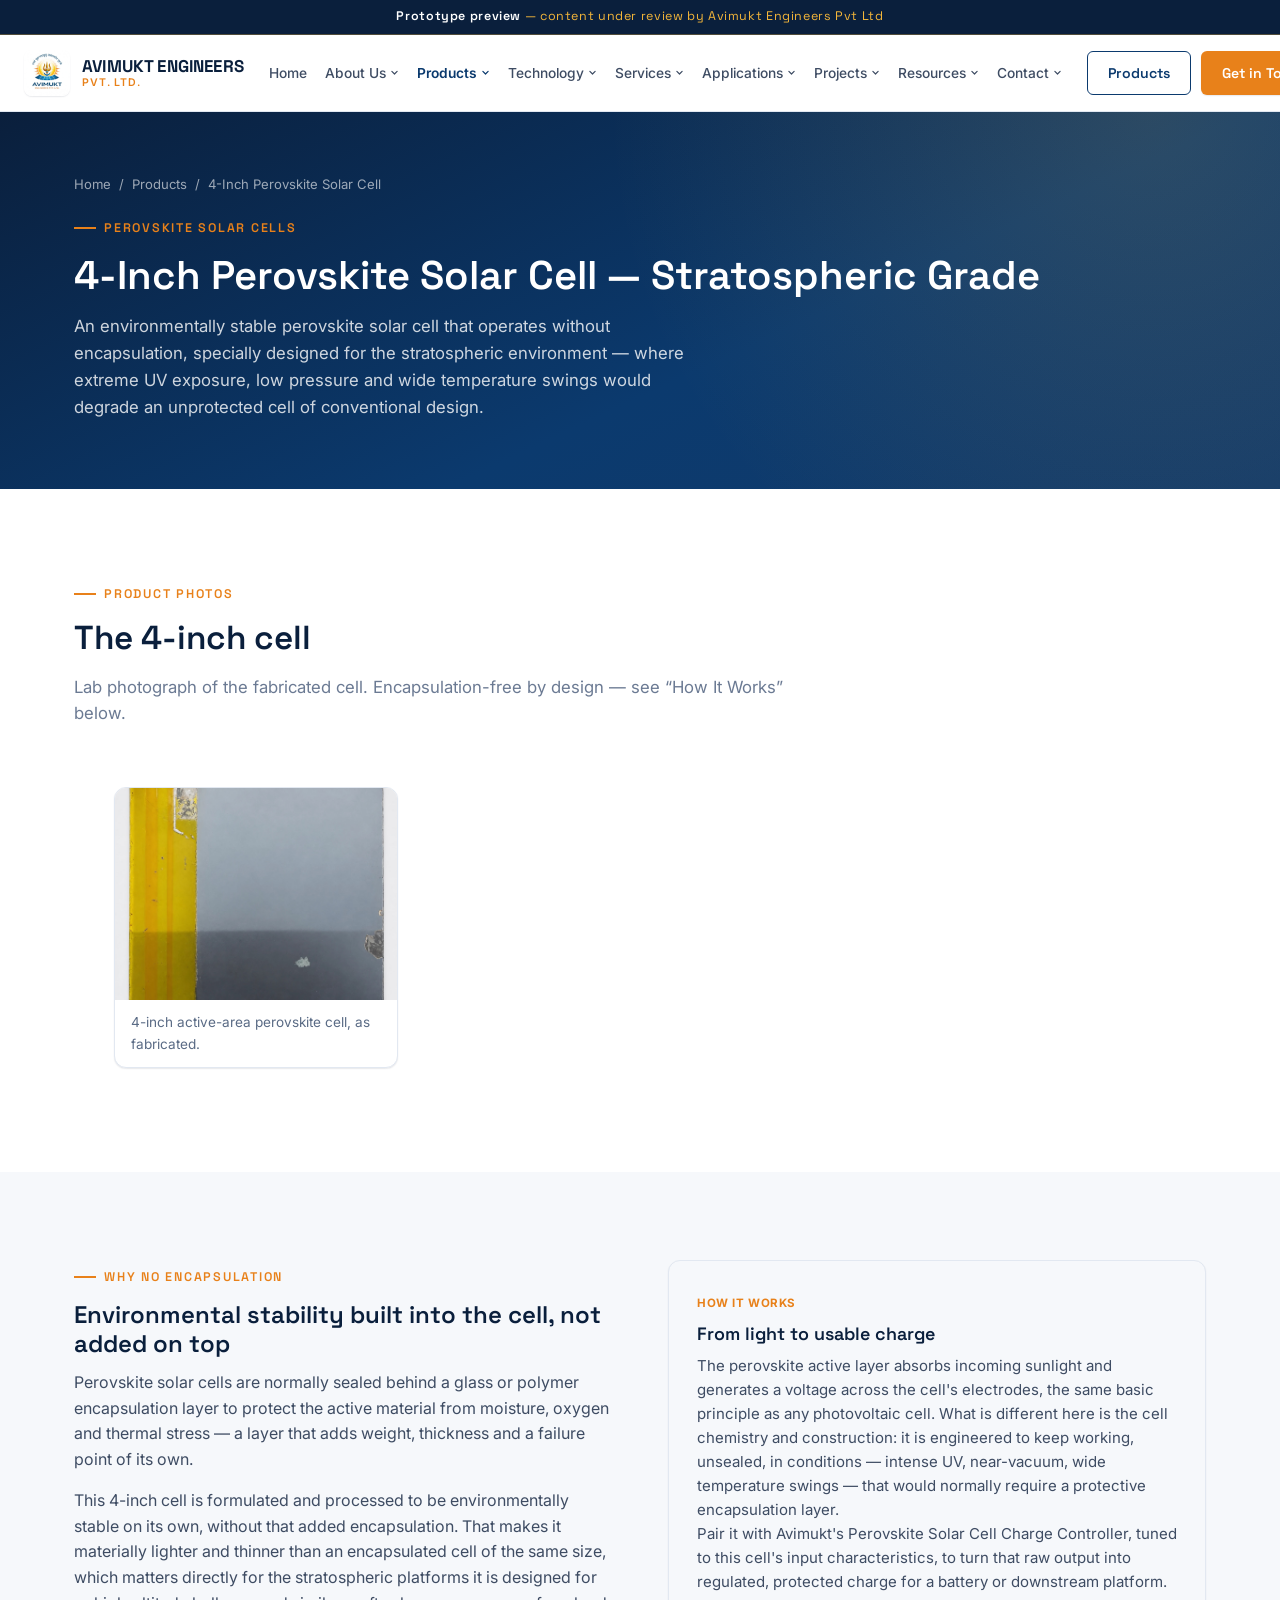
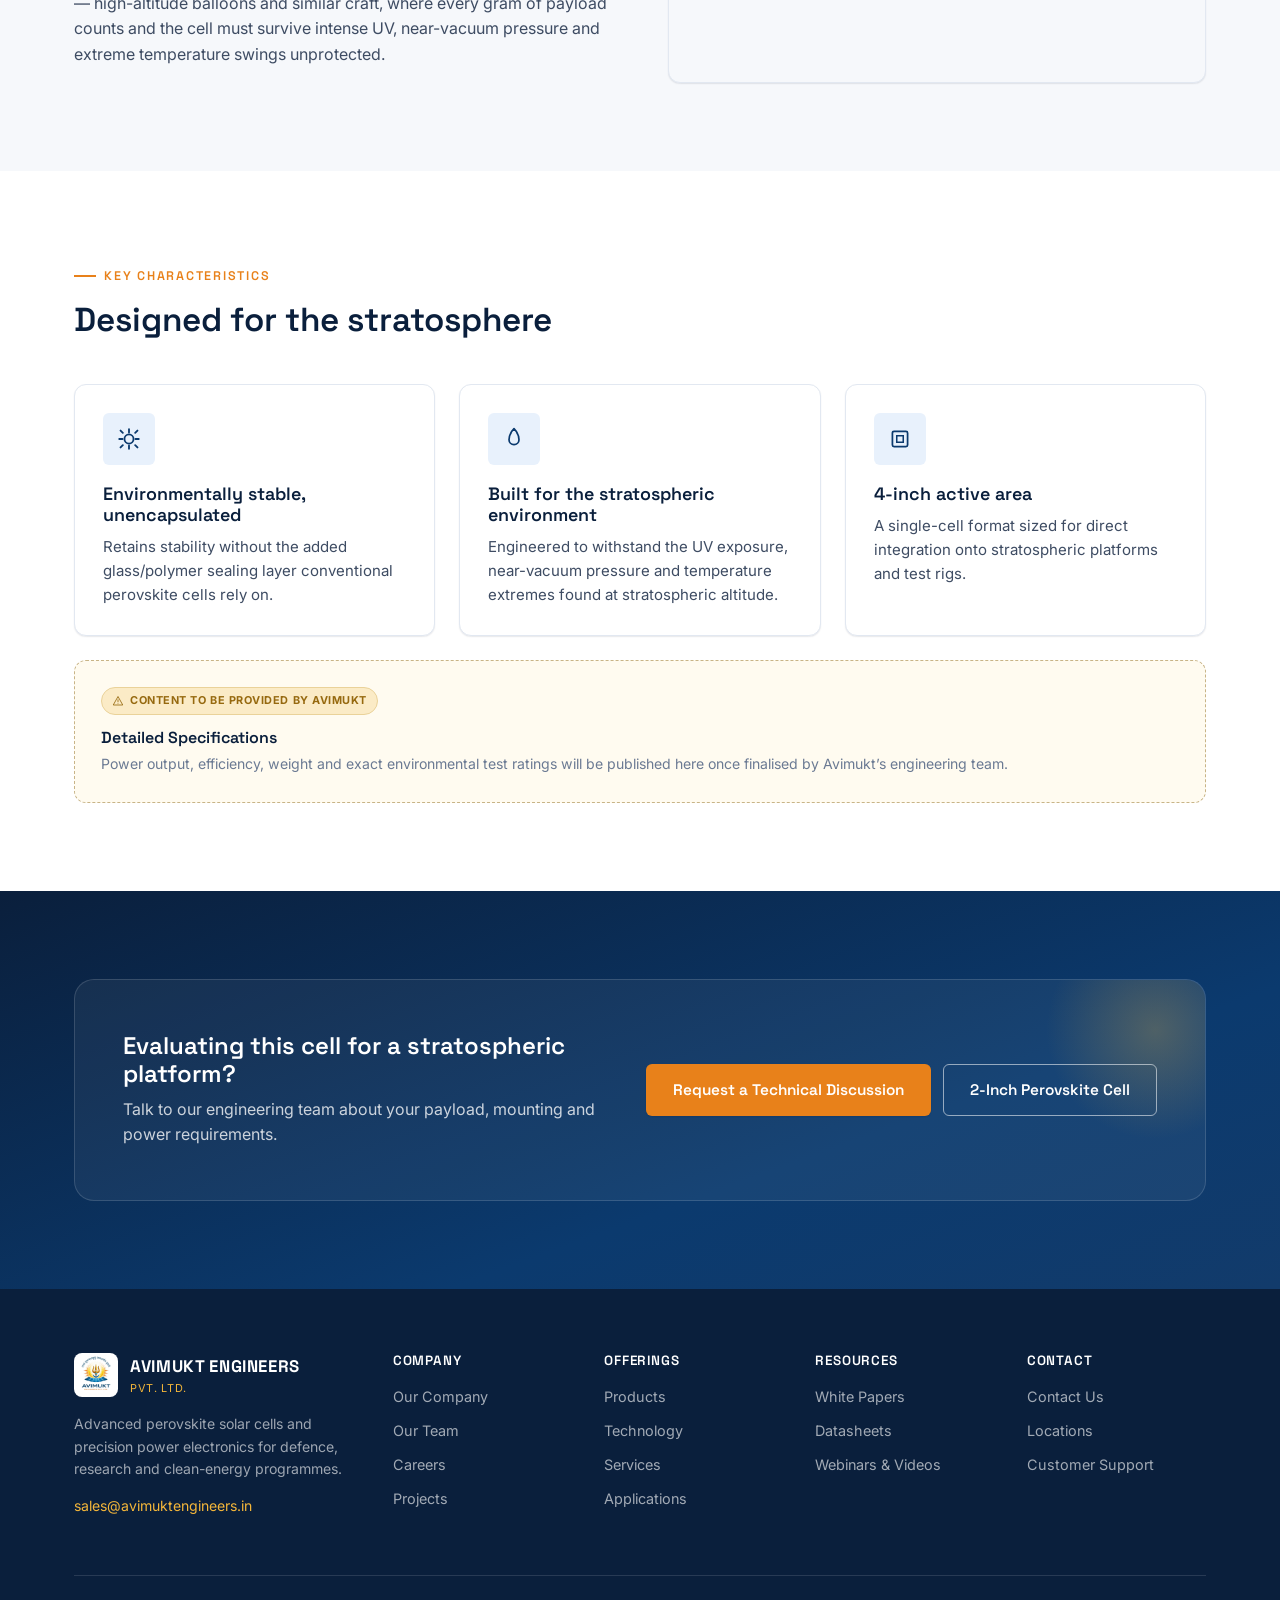
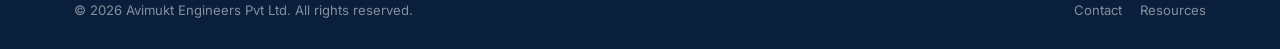
<file: products/perovskite-cell-4in.html>
<!DOCTYPE html>
<html lang="en">
<head>
<meta charset="UTF-8">
<meta name="viewport" content="width=device-width, initial-scale=1.0">
<title>4-Inch Perovskite Solar Cell (Stratospheric Grade) | Avimukt Engineers Pvt Ltd</title>
<meta name="description" content="Avimukt Engineers' 4-inch perovskite solar cell — environmentally stable without encapsulation, engineered for the stratospheric environment.">
<meta name="robots" content="noindex, nofollow">
<meta name="theme-color" content="#0A1F3C">
<link rel="icon" type="image/png" sizes="32x32" href="../assets/favicon-32.png">
<link rel="apple-touch-icon" href="../assets/apple-touch-icon.png">
<meta property="og:type" content="website">
<meta property="og:title" content="4-Inch Perovskite Solar Cell (Stratospheric Grade) | Avimukt Engineers Pvt Ltd">
<meta property="og:description" content="Avimukt Engineers' 4-inch perovskite solar cell — environmentally stable without encapsulation, engineered for the stratospheric environment.">
<meta property="og:image" content="../assets/logo-512.png">
<meta property="og:site_name" content="Avimukt Engineers Pvt Ltd">
<meta name="twitter:card" content="summary">
<link rel="preconnect" href="https://fonts.googleapis.com">
<link rel="preconnect" href="https://fonts.gstatic.com" crossorigin>
<link href="https://fonts.googleapis.com/css2?family=Inter:wght@400;500;600;700&family=Space+Grotesk:wght@500;600;700&display=swap" rel="stylesheet">
<link rel="stylesheet" href="../css/main.css">

</head>
<body class="">
<div id="preview-ribbon"><strong>Prototype preview</strong> &mdash; content under review by Avimukt Engineers Pvt Ltd</div>
  <header class="site-header">
    <div class="container nav">
      <a class="brand" href="../index.html">
        <img src="../assets/logo.jpg" alt="Avimukt Engineers Pvt Ltd logo" width="46" height="46">
        <span class="brand-text"><strong>AVIMUKT ENGINEERS</strong><span>Pvt. Ltd.</span></span>
      </a>
      <nav class="nav-links" aria-label="Primary">
        <div class="nav-item"><a class="nav-link" href="../index.html" data-nav-path="index.html">Home</a></div>
        <div class="nav-item">
            <a class="nav-link" href="../about.html" data-nav-path="about.html">About Us <svg class="caret" viewBox="0 0 12 12" fill="none"><path d="M2.5 4.5L6 8L9.5 4.5" stroke="currentColor" stroke-width="1.6" stroke-linecap="round" stroke-linejoin="round"/></svg></a>
            <div class="dropdown"><a href="../about.html#company">Our Company</a>
<a href="../about.html#team">Our Team</a>
<a href="../about.html#careers">Careers</a></div>
          </div>
        <div class="nav-item">
            <a class="nav-link is-active" href="../products.html" data-nav-path="products.html">Products <svg class="caret" viewBox="0 0 12 12" fill="none"><path d="M2.5 4.5L6 8L9.5 4.5" stroke="currentColor" stroke-width="1.6" stroke-linecap="round" stroke-linejoin="round"/></svg></a>
            <div class="dropdown"><a href="../products.html#categories">Product Categories</a>
<a href="../products.html#all-products">All Products</a>
<a href="../products/charge-controller.html">Perovskite Charge Controller</a>
<a href="../products/perovskite-cell-4in.html">4-Inch Perovskite Solar Cell</a>
<a href="../products/perovskite-cell-2in.html">2-Inch Perovskite Solar Cell</a>
<a href="../products.html#support">Product Support</a></div>
          </div>
        <div class="nav-item">
            <a class="nav-link" href="../technology.html" data-nav-path="technology.html">Technology <svg class="caret" viewBox="0 0 12 12" fill="none"><path d="M2.5 4.5L6 8L9.5 4.5" stroke="currentColor" stroke-width="1.6" stroke-linecap="round" stroke-linejoin="round"/></svg></a>
            <div class="dropdown"><a href="../technology.html#overview">Technology Overview</a>
<a href="../technology.html#innovations">Innovations</a>
<a href="../technology.html#patents">Patents & IP</a></div>
          </div>
        <div class="nav-item">
            <a class="nav-link" href="../services.html" data-nav-path="services.html">Services <svg class="caret" viewBox="0 0 12 12" fill="none"><path d="M2.5 4.5L6 8L9.5 4.5" stroke="currentColor" stroke-width="1.6" stroke-linecap="round" stroke-linejoin="round"/></svg></a>
            <div class="dropdown"><a href="../services.html#consulting">Consulting</a>
<a href="../services.html#engineering">Engineering Services</a>
<a href="../services.html#support">Technical Support</a></div>
          </div>
        <div class="nav-item">
            <a class="nav-link" href="../applications.html" data-nav-path="applications.html">Applications <svg class="caret" viewBox="0 0 12 12" fill="none"><path d="M2.5 4.5L6 8L9.5 4.5" stroke="currentColor" stroke-width="1.6" stroke-linecap="round" stroke-linejoin="round"/></svg></a>
            <div class="dropdown"><a href="../applications.html#industries">Industry Applications</a>
<a href="../applications.html#use-cases">Use Cases</a>
<a href="../applications.html#solutions">Solutions by Application</a></div>
          </div>
        <div class="nav-item">
            <a class="nav-link" href="../projects.html" data-nav-path="projects.html">Projects <svg class="caret" viewBox="0 0 12 12" fill="none"><path d="M2.5 4.5L6 8L9.5 4.5" stroke="currentColor" stroke-width="1.6" stroke-linecap="round" stroke-linejoin="round"/></svg></a>
            <div class="dropdown"><a href="../projects.html#featured">Featured Projects</a>
<a href="../projects.html#case-studies">Case Studies</a>
<a href="../projects.html#success">Success Stories</a></div>
          </div>
        <div class="nav-item">
            <a class="nav-link" href="../resources.html" data-nav-path="resources.html">Resources <svg class="caret" viewBox="0 0 12 12" fill="none"><path d="M2.5 4.5L6 8L9.5 4.5" stroke="currentColor" stroke-width="1.6" stroke-linecap="round" stroke-linejoin="round"/></svg></a>
            <div class="dropdown"><a href="../resources.html#whitepapers">White Papers</a>
<a href="../resources.html#datasheets">Datasheets & Brochures</a>
<a href="../resources.html#webinars">Webinars & Videos</a></div>
          </div>
        <div class="nav-item">
            <a class="nav-link" href="../contact.html" data-nav-path="contact.html">Contact <svg class="caret" viewBox="0 0 12 12" fill="none"><path d="M2.5 4.5L6 8L9.5 4.5" stroke="currentColor" stroke-width="1.6" stroke-linecap="round" stroke-linejoin="round"/></svg></a>
            <div class="dropdown"><a href="../contact.html#contact-form">Contact Us</a>
<a href="../contact.html#locations">Locations</a>
<a href="../contact.html#support">Customer Support</a></div>
          </div>
      </nav>
      <div class="nav-cta">
        <a class="btn btn-secondary" href="../products.html">Products</a>
        <a class="btn btn-primary" href="../contact.html">Get in Touch</a>
      </div>
      <button class="hamburger" data-nav-toggle aria-expanded="false" aria-label="Toggle navigation menu" aria-controls="mobile-panel">
        <span></span><span></span><span></span>
      </button>
    </div>
    <div class="mobile-panel" id="mobile-panel" data-mobile-panel>
      <div class="m-item"><a class="m-top" style="display:flex" href="../index.html">Home</a></div>
      <div class="m-item">
          <div class="m-top"><span>About Us</span><svg viewBox="0 0 16 16" fill="none"><path d="M4 6l4 4 4-4" stroke="currentColor" stroke-width="1.7" stroke-linecap="round" stroke-linejoin="round"/></svg></div>
          <div class="m-sub"><a href="../about.html">About Us overview</a><a href="../about.html#company">Our Company</a>
<a href="../about.html#team">Our Team</a>
<a href="../about.html#careers">Careers</a></div>
        </div>
      <div class="m-item">
          <div class="m-top"><span>Products</span><svg viewBox="0 0 16 16" fill="none"><path d="M4 6l4 4 4-4" stroke="currentColor" stroke-width="1.7" stroke-linecap="round" stroke-linejoin="round"/></svg></div>
          <div class="m-sub"><a href="../products.html">Products overview</a><a href="../products.html#categories">Product Categories</a>
<a href="../products.html#all-products">All Products</a>
<a href="../products/charge-controller.html">Perovskite Charge Controller</a>
<a href="../products/perovskite-cell-4in.html">4-Inch Perovskite Solar Cell</a>
<a href="../products/perovskite-cell-2in.html">2-Inch Perovskite Solar Cell</a>
<a href="../products.html#support">Product Support</a></div>
        </div>
      <div class="m-item">
          <div class="m-top"><span>Technology</span><svg viewBox="0 0 16 16" fill="none"><path d="M4 6l4 4 4-4" stroke="currentColor" stroke-width="1.7" stroke-linecap="round" stroke-linejoin="round"/></svg></div>
          <div class="m-sub"><a href="../technology.html">Technology overview</a><a href="../technology.html#overview">Technology Overview</a>
<a href="../technology.html#innovations">Innovations</a>
<a href="../technology.html#patents">Patents & IP</a></div>
        </div>
      <div class="m-item">
          <div class="m-top"><span>Services</span><svg viewBox="0 0 16 16" fill="none"><path d="M4 6l4 4 4-4" stroke="currentColor" stroke-width="1.7" stroke-linecap="round" stroke-linejoin="round"/></svg></div>
          <div class="m-sub"><a href="../services.html">Services overview</a><a href="../services.html#consulting">Consulting</a>
<a href="../services.html#engineering">Engineering Services</a>
<a href="../services.html#support">Technical Support</a></div>
        </div>
      <div class="m-item">
          <div class="m-top"><span>Applications</span><svg viewBox="0 0 16 16" fill="none"><path d="M4 6l4 4 4-4" stroke="currentColor" stroke-width="1.7" stroke-linecap="round" stroke-linejoin="round"/></svg></div>
          <div class="m-sub"><a href="../applications.html">Applications overview</a><a href="../applications.html#industries">Industry Applications</a>
<a href="../applications.html#use-cases">Use Cases</a>
<a href="../applications.html#solutions">Solutions by Application</a></div>
        </div>
      <div class="m-item">
          <div class="m-top"><span>Projects</span><svg viewBox="0 0 16 16" fill="none"><path d="M4 6l4 4 4-4" stroke="currentColor" stroke-width="1.7" stroke-linecap="round" stroke-linejoin="round"/></svg></div>
          <div class="m-sub"><a href="../projects.html">Projects overview</a><a href="../projects.html#featured">Featured Projects</a>
<a href="../projects.html#case-studies">Case Studies</a>
<a href="../projects.html#success">Success Stories</a></div>
        </div>
      <div class="m-item">
          <div class="m-top"><span>Resources</span><svg viewBox="0 0 16 16" fill="none"><path d="M4 6l4 4 4-4" stroke="currentColor" stroke-width="1.7" stroke-linecap="round" stroke-linejoin="round"/></svg></div>
          <div class="m-sub"><a href="../resources.html">Resources overview</a><a href="../resources.html#whitepapers">White Papers</a>
<a href="../resources.html#datasheets">Datasheets & Brochures</a>
<a href="../resources.html#webinars">Webinars & Videos</a></div>
        </div>
      <div class="m-item">
          <div class="m-top"><span>Contact</span><svg viewBox="0 0 16 16" fill="none"><path d="M4 6l4 4 4-4" stroke="currentColor" stroke-width="1.7" stroke-linecap="round" stroke-linejoin="round"/></svg></div>
          <div class="m-sub"><a href="../contact.html">Contact overview</a><a href="../contact.html#contact-form">Contact Us</a>
<a href="../contact.html#locations">Locations</a>
<a href="../contact.html#support">Customer Support</a></div>
        </div>
      <div class="m-cta">
        <a class="btn btn-secondary btn-block" href="../products.html">Products</a>
        <a class="btn btn-primary btn-block" href="../contact.html">Get in Touch</a>
      </div>
    </div>
  </header>
<section class="page-hero">
    <div class="container">
      <div class="breadcrumb"><a href="../index.html">Home</a> <span>/</span> <a href="../products.html">Products</a> <span>/</span> <span>4-Inch Perovskite Solar Cell</span></div>
      <div class="eyebrow">Perovskite Solar Cells</div>
      <h1>4-Inch Perovskite Solar Cell &mdash; Stratospheric Grade</h1>
      <p class="lead">An environmentally stable perovskite solar cell that operates without encapsulation, specially designed for the stratospheric environment &mdash; where extreme UV exposure, low pressure and wide temperature swings would degrade an unprotected cell of conventional design.</p>
    </div>
  </section>

  <section class="section">
    <div class="container">
      <div class="section-head">
        <div class="eyebrow">Product Photos</div>
        <h2>The 4-inch cell</h2>
        <p class="muted">Lab photograph of the fabricated cell. Encapsulation-free by design &mdash; see &ldquo;How It Works&rdquo; below.</p>
      </div>
      <div class="photo-grid reveal">
        <figure class="photo-card">
          <img src="../assets/products/cell-4in-01.jpg" alt="4-inch perovskite solar cell, lab sample" loading="lazy">
          <figcaption>4-inch active-area perovskite cell, as fabricated.</figcaption>
        </figure>
      </div>
    </div>
  </section>

  <section class="section section--tint">
    <div class="container">
      <div class="grid grid-2" style="gap:56px;">
        <div class="reveal">
          <div class="eyebrow">Why No Encapsulation</div>
          <h2>Environmental stability built into the cell, not added on top</h2>
          <p>Perovskite solar cells are normally sealed behind a glass or polymer encapsulation layer to protect the active material from moisture, oxygen and thermal stress &mdash; a layer that adds weight, thickness and a failure point of its own.</p>
          <p>This 4-inch cell is formulated and processed to be environmentally stable on its own, without that added encapsulation. That makes it materially lighter and thinner than an encapsulated cell of the same size, which matters directly for the stratospheric platforms it is designed for &mdash; high-altitude balloons and similar craft, where every gram of payload counts and the cell must survive intense UV, near-vacuum pressure and extreme temperature swings unprotected.</p>
        </div>
        <div class="card card--flat reveal">
          <span class="tag">How It Works</span>
          <h3>From light to usable charge</h3>
          <p>The perovskite active layer absorbs incoming sunlight and generates a voltage across the cell's electrodes, the same basic principle as any photovoltaic cell. What is different here is the cell chemistry and construction: it is engineered to keep working, unsealed, in conditions &mdash; intense UV, near-vacuum, wide temperature swings &mdash; that would normally require a protective encapsulation layer.</p>
          <p>Pair it with Avimukt's <a href="charge-controller.html">Perovskite Solar Cell Charge Controller</a>, tuned to this cell's input characteristics, to turn that raw output into regulated, protected charge for a battery or downstream platform.</p>
        </div>
      </div>
    </div>
  </section>

  <section class="section">
    <div class="container">
      <div class="section-head">
        <div class="eyebrow">Key Characteristics</div>
        <h2>Designed for the stratosphere</h2>
      </div>
      <div class="grid grid-3">
        <div class="card reveal">
          <div class="icon-wrap"><svg viewBox="0 0 24 24" fill="none"><path d="M12 3v3M12 18v3M4.2 4.2l2.1 2.1M17.7 17.7l2.1 2.1M3 12h3M18 12h3M4.2 19.8l2.1-2.1M17.7 6.3l2.1-2.1" stroke="currentColor" stroke-width="1.7" stroke-linecap="round"/><circle cx="12" cy="12" r="4.2" stroke="currentColor" stroke-width="1.7"/></svg></div>
          <h3>Environmentally stable, unencapsulated</h3>
          <p>Retains stability without the added glass/polymer sealing layer conventional perovskite cells rely on.</p>
        </div>
        <div class="card reveal">
          <div class="icon-wrap"><svg viewBox="0 0 24 24" fill="none"><path d="M12 2.5c-3 3.2-4.6 6.7-4.6 10.1a4.6 4.6 0 009.2 0c0-3.4-1.6-6.9-4.6-10.1z" stroke="currentColor" stroke-width="1.6" stroke-linejoin="round"/></svg></div>
          <h3>Built for the stratospheric environment</h3>
          <p>Engineered to withstand the UV exposure, near-vacuum pressure and temperature extremes found at stratospheric altitude.</p>
        </div>
        <div class="card reveal">
          <div class="icon-wrap"><svg viewBox="0 0 24 24" fill="none"><rect x="5" y="5" width="14" height="14" rx="1.5" stroke="currentColor" stroke-width="1.6"/><path d="M9 9h6v6H9z" stroke="currentColor" stroke-width="1.4"/></svg></div>
          <h3>4-inch active area</h3>
          <p>A single-cell format sized for direct integration onto stratospheric platforms and test rigs.</p>
        </div>
      </div>
      <div class="placeholder-card reveal" style="margin-top:24px;">
        <span class="placeholder-tag"><svg viewBox="0 0 24 24" fill="none"><path d="M12 3l9.5 17H2.5L12 3z" stroke="currentColor" stroke-width="1.7" stroke-linejoin="round"/><path d="M12 9.5v4.2" stroke="currentColor" stroke-width="1.7" stroke-linecap="round"/><circle cx="12" cy="17" r="0.9" fill="currentColor"/></svg> Content to be provided by Avimukt</span>
        <h4>Detailed Specifications</h4>
        <p>Power output, efficiency, weight and exact environmental test ratings will be published here once finalised by Avimukt&rsquo;s engineering team.</p>
      </div>
    </div>
  </section>

  <section class="section section--navy">
    <div class="container">
      <div class="cta-band" style="background:rgba(255,255,255,0.05);border:1px solid rgba(255,255,255,0.14);">
        <div>
          <h2>Evaluating this cell for a stratospheric platform?</h2>
          <p>Talk to our engineering team about your payload, mounting and power requirements.</p>
        </div>
        <div class="cta-actions">
          <a class="btn btn-primary" href="../contact.html">Request a Technical Discussion</a>
          <a class="btn btn-secondary" href="perovskite-cell-2in.html">2-Inch Perovskite Cell</a>
        </div>
      </div>
    </div>
  </section>

<footer class="site-footer">
    <div class="container">
      <div class="footer-grid">
        <div>
          <div class="footer-brand">
            <img src="../assets/logo.jpg" alt="Avimukt Engineers Pvt Ltd logo">
            <span><strong>AVIMUKT ENGINEERS</strong><span>Pvt. Ltd.</span></span>
          </div>
          <p class="tag-line">Advanced perovskite solar cells and precision power electronics for defence, research and clean-energy programmes.</p>
          <p class="tag-line" style="margin-top:14px;"><a href="mailto:sales@avimuktengineers.in" style="color:var(--gold);">sales@avimuktengineers.in</a></p>
        </div>
        <div class="footer-col">
          <h5>Company</h5>
          <a href="../about.html">Our Company</a>
          <a href="../about.html#team">Our Team</a>
          <a href="../about.html#careers">Careers</a>
          <a href="../projects.html">Projects</a>
        </div>
        <div class="footer-col">
          <h5>Offerings</h5>
          <a href="../products.html">Products</a>
          <a href="../technology.html">Technology</a>
          <a href="../services.html">Services</a>
          <a href="../applications.html">Applications</a>
        </div>
        <div class="footer-col">
          <h5>Resources</h5>
          <a href="../resources.html#whitepapers">White Papers</a>
          <a href="../resources.html#datasheets">Datasheets</a>
          <a href="../resources.html#webinars">Webinars &amp; Videos</a>
        </div>
        <div class="footer-col">
          <h5>Contact</h5>
          <a href="../contact.html">Contact Us</a>
          <a href="../contact.html#locations">Locations</a>
          <a href="../contact.html#support">Customer Support</a>
        </div>
      </div>
      <div class="footer-bottom">
        <span>&copy; <span data-year>2026</span> Avimukt Engineers Pvt Ltd. All rights reserved.</span>
        <div class="footer-legal-links">
          <a href="../contact.html">Contact</a>
          <a href="../resources.html">Resources</a>
        </div>
      </div>
    </div>
  </footer>
<script src="../js/main.js"></script>
</body>
</html>
</file>
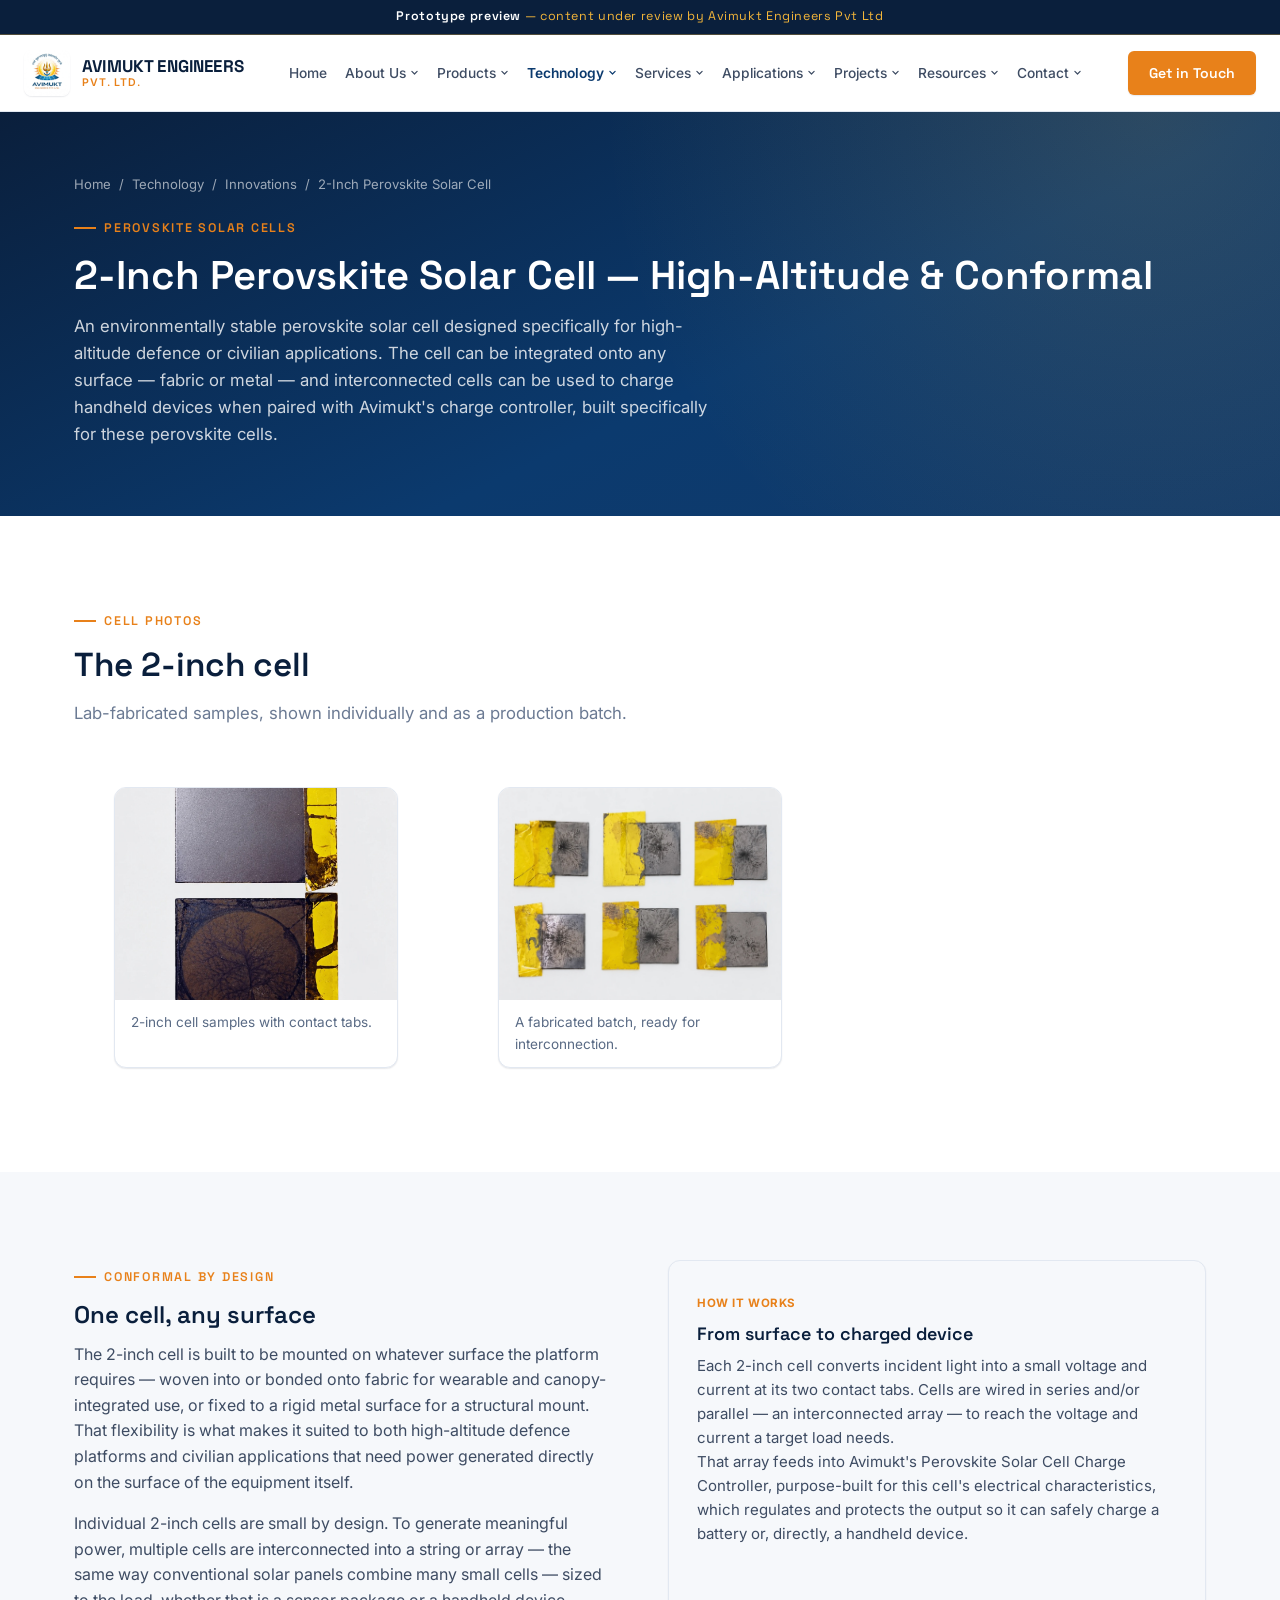
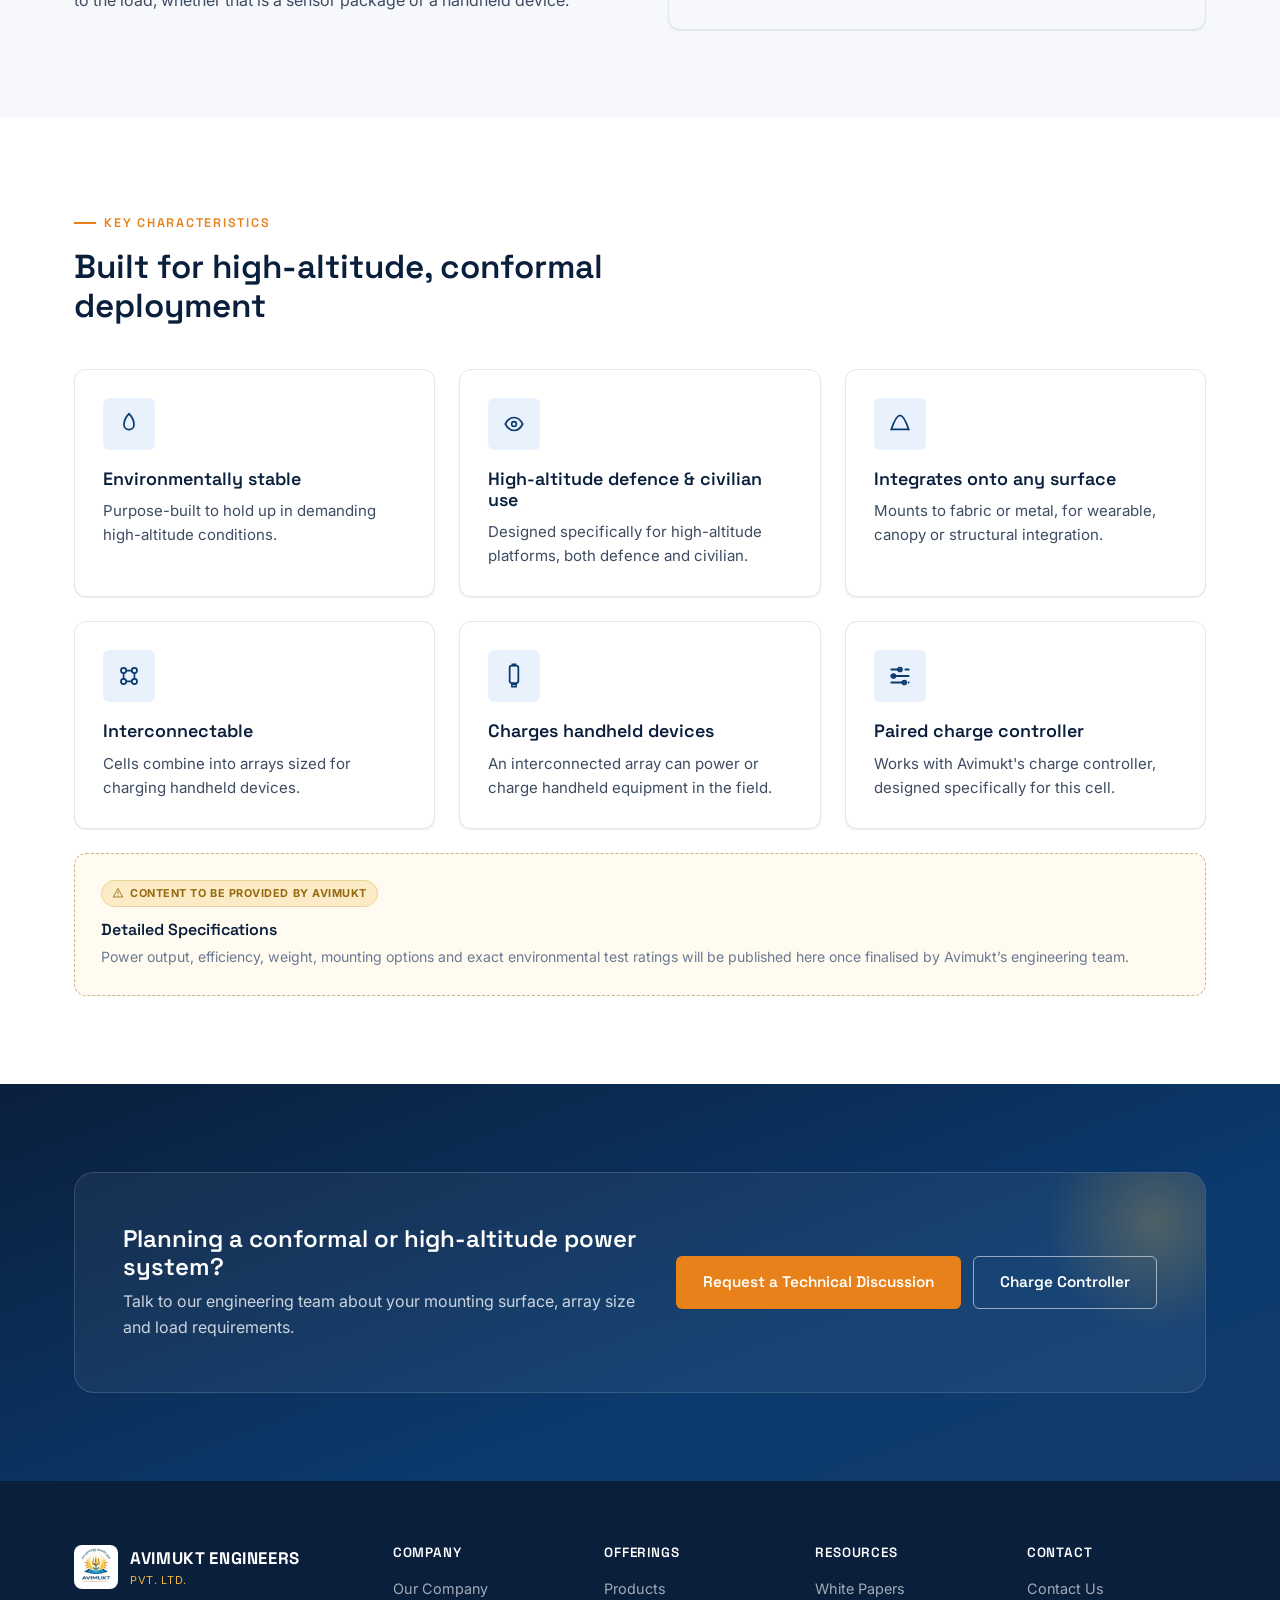
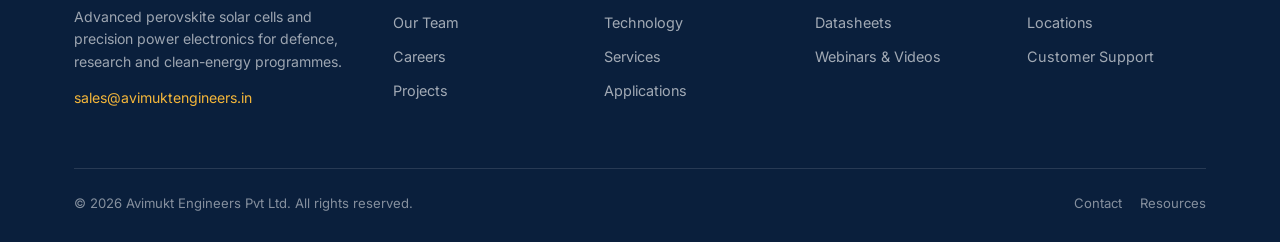
<file: technology/perovskite-cell-2in.html>
<!DOCTYPE html>
<html lang="en">
<head>
<meta charset="UTF-8">
<meta name="viewport" content="width=device-width, initial-scale=1.0">
<title>2-Inch Perovskite Solar Cell (High-Altitude / Conformal) | Avimukt Engineers Pvt Ltd</title>
<meta name="description" content="Avimukt Engineers' 2-inch perovskite solar cell — environmentally stable, integrable onto fabric or metal, for high-altitude defence and civilian applications.">
<meta name="robots" content="noindex, nofollow">
<meta name="theme-color" content="#0A1F3C">
<link rel="icon" type="image/png" sizes="32x32" href="../assets/favicon-32.png">
<link rel="apple-touch-icon" href="../assets/apple-touch-icon.png">
<meta property="og:type" content="website">
<meta property="og:title" content="2-Inch Perovskite Solar Cell (High-Altitude / Conformal) | Avimukt Engineers Pvt Ltd">
<meta property="og:description" content="Avimukt Engineers' 2-inch perovskite solar cell — environmentally stable, integrable onto fabric or metal, for high-altitude defence and civilian applications.">
<meta property="og:image" content="../assets/logo-512.png">
<meta property="og:site_name" content="Avimukt Engineers Pvt Ltd">
<meta name="twitter:card" content="summary">
<link rel="preconnect" href="https://fonts.googleapis.com">
<link rel="preconnect" href="https://fonts.gstatic.com" crossorigin>
<link href="https://fonts.googleapis.com/css2?family=Inter:wght@400;500;600;700&family=Space+Grotesk:wght@500;600;700&display=swap" rel="stylesheet">
<link rel="stylesheet" href="../css/main.css">

</head>
<body class="">
<div id="preview-ribbon"><strong>Prototype preview</strong> &mdash; content under review by Avimukt Engineers Pvt Ltd</div>
  <header class="site-header">
    <div class="container nav">
      <a class="brand" href="../index.html">
        <img src="../assets/logo.jpg" alt="Avimukt Engineers Pvt Ltd logo" width="46" height="46">
        <span class="brand-text"><strong>AVIMUKT ENGINEERS</strong><span>Pvt. Ltd.</span></span>
      </a>
      <nav class="nav-links" aria-label="Primary">
        <div class="nav-item"><a class="nav-link" href="../index.html" data-nav-path="index.html">Home</a></div>
        <div class="nav-item">
            <a class="nav-link" href="../about.html" data-nav-path="about.html">About Us <svg class="caret" viewBox="0 0 12 12" fill="none"><path d="M2.5 4.5L6 8L9.5 4.5" stroke="currentColor" stroke-width="1.6" stroke-linecap="round" stroke-linejoin="round"/></svg></a>
            <div class="dropdown"><a href="../about.html#company">Our Company</a>
<a href="../about.html#team">Our Team</a>
<a href="../about.html#careers">Careers</a></div>
          </div>
        <div class="nav-item">
            <a class="nav-link" href="../products.html" data-nav-path="products.html">Products <svg class="caret" viewBox="0 0 12 12" fill="none"><path d="M2.5 4.5L6 8L9.5 4.5" stroke="currentColor" stroke-width="1.6" stroke-linecap="round" stroke-linejoin="round"/></svg></a>
            <div class="dropdown"><a href="../products.html#categories">Product Categories</a>
<a href="../products.html#all-products">All Products</a>
<a href="../products/charge-controller.html">Perovskite Charge Controller</a>
<a href="../products.html#support">Product Support</a></div>
          </div>
        <div class="nav-item">
            <a class="nav-link is-active" href="../technology.html" data-nav-path="technology.html">Technology <svg class="caret" viewBox="0 0 12 12" fill="none"><path d="M2.5 4.5L6 8L9.5 4.5" stroke="currentColor" stroke-width="1.6" stroke-linecap="round" stroke-linejoin="round"/></svg></a>
            <div class="dropdown"><a href="../technology.html#overview">Technology Overview</a>
<a href="../technology.html#innovations">Innovations</a>
<a class="sub-link" href="../technology/perovskite-cell-4in.html">4-Inch Perovskite Solar Cell</a>
<a class="sub-link" href="../technology/perovskite-cell-2in.html">2-Inch Perovskite Solar Cell</a>
<a href="../technology.html#patents">Patents & IP</a></div>
          </div>
        <div class="nav-item">
            <a class="nav-link" href="../services.html" data-nav-path="services.html">Services <svg class="caret" viewBox="0 0 12 12" fill="none"><path d="M2.5 4.5L6 8L9.5 4.5" stroke="currentColor" stroke-width="1.6" stroke-linecap="round" stroke-linejoin="round"/></svg></a>
            <div class="dropdown"><a href="../services.html#consulting">Consulting</a>
<a href="../services.html#engineering">Engineering Services</a>
<a href="../services.html#support">Technical Support</a></div>
          </div>
        <div class="nav-item">
            <a class="nav-link" href="../applications.html" data-nav-path="applications.html">Applications <svg class="caret" viewBox="0 0 12 12" fill="none"><path d="M2.5 4.5L6 8L9.5 4.5" stroke="currentColor" stroke-width="1.6" stroke-linecap="round" stroke-linejoin="round"/></svg></a>
            <div class="dropdown"><a href="../applications.html#industries">Industry Applications</a>
<a href="../applications.html#use-cases">Use Cases</a>
<a href="../applications.html#solutions">Solutions by Application</a></div>
          </div>
        <div class="nav-item">
            <a class="nav-link" href="../projects.html" data-nav-path="projects.html">Projects <svg class="caret" viewBox="0 0 12 12" fill="none"><path d="M2.5 4.5L6 8L9.5 4.5" stroke="currentColor" stroke-width="1.6" stroke-linecap="round" stroke-linejoin="round"/></svg></a>
            <div class="dropdown"><a href="../projects.html#featured">Featured Projects</a>
<a href="../projects.html#case-studies">Case Studies</a>
<a href="../projects.html#success">Success Stories</a></div>
          </div>
        <div class="nav-item">
            <a class="nav-link" href="../resources.html" data-nav-path="resources.html">Resources <svg class="caret" viewBox="0 0 12 12" fill="none"><path d="M2.5 4.5L6 8L9.5 4.5" stroke="currentColor" stroke-width="1.6" stroke-linecap="round" stroke-linejoin="round"/></svg></a>
            <div class="dropdown"><a href="../resources.html#whitepapers">White Papers</a>
<a href="../resources.html#datasheets">Datasheets & Brochures</a>
<a href="../resources.html#webinars">Webinars & Videos</a></div>
          </div>
        <div class="nav-item">
            <a class="nav-link" href="../contact.html" data-nav-path="contact.html">Contact <svg class="caret" viewBox="0 0 12 12" fill="none"><path d="M2.5 4.5L6 8L9.5 4.5" stroke="currentColor" stroke-width="1.6" stroke-linecap="round" stroke-linejoin="round"/></svg></a>
            <div class="dropdown"><a href="../contact.html#contact-form">Contact Us</a>
<a href="../contact.html#locations">Locations</a>
<a href="../contact.html#support">Customer Support</a></div>
          </div>
      </nav>
      <div class="nav-cta">
        <a class="btn btn-primary" href="../contact.html">Get in Touch</a>
      </div>
      <button class="hamburger" data-nav-toggle aria-expanded="false" aria-label="Toggle navigation menu" aria-controls="mobile-panel">
        <span></span><span></span><span></span>
      </button>
    </div>
    <div class="mobile-panel" id="mobile-panel" data-mobile-panel>
      <div class="m-item"><a class="m-top" style="display:flex" href="../index.html">Home</a></div>
      <div class="m-item">
          <div class="m-top"><span>About Us</span><svg viewBox="0 0 16 16" fill="none"><path d="M4 6l4 4 4-4" stroke="currentColor" stroke-width="1.7" stroke-linecap="round" stroke-linejoin="round"/></svg></div>
          <div class="m-sub"><a href="../about.html">About Us overview</a><a href="../about.html#company">Our Company</a>
<a href="../about.html#team">Our Team</a>
<a href="../about.html#careers">Careers</a></div>
        </div>
      <div class="m-item">
          <div class="m-top"><span>Products</span><svg viewBox="0 0 16 16" fill="none"><path d="M4 6l4 4 4-4" stroke="currentColor" stroke-width="1.7" stroke-linecap="round" stroke-linejoin="round"/></svg></div>
          <div class="m-sub"><a href="../products.html">Products overview</a><a href="../products.html#categories">Product Categories</a>
<a href="../products.html#all-products">All Products</a>
<a href="../products/charge-controller.html">Perovskite Charge Controller</a>
<a href="../products.html#support">Product Support</a></div>
        </div>
      <div class="m-item">
          <div class="m-top"><span>Technology</span><svg viewBox="0 0 16 16" fill="none"><path d="M4 6l4 4 4-4" stroke="currentColor" stroke-width="1.7" stroke-linecap="round" stroke-linejoin="round"/></svg></div>
          <div class="m-sub"><a href="../technology.html">Technology overview</a><a href="../technology.html#overview">Technology Overview</a>
<a href="../technology.html#innovations">Innovations</a>
<a class="sub-link" href="../technology/perovskite-cell-4in.html">4-Inch Perovskite Solar Cell</a>
<a class="sub-link" href="../technology/perovskite-cell-2in.html">2-Inch Perovskite Solar Cell</a>
<a href="../technology.html#patents">Patents & IP</a></div>
        </div>
      <div class="m-item">
          <div class="m-top"><span>Services</span><svg viewBox="0 0 16 16" fill="none"><path d="M4 6l4 4 4-4" stroke="currentColor" stroke-width="1.7" stroke-linecap="round" stroke-linejoin="round"/></svg></div>
          <div class="m-sub"><a href="../services.html">Services overview</a><a href="../services.html#consulting">Consulting</a>
<a href="../services.html#engineering">Engineering Services</a>
<a href="../services.html#support">Technical Support</a></div>
        </div>
      <div class="m-item">
          <div class="m-top"><span>Applications</span><svg viewBox="0 0 16 16" fill="none"><path d="M4 6l4 4 4-4" stroke="currentColor" stroke-width="1.7" stroke-linecap="round" stroke-linejoin="round"/></svg></div>
          <div class="m-sub"><a href="../applications.html">Applications overview</a><a href="../applications.html#industries">Industry Applications</a>
<a href="../applications.html#use-cases">Use Cases</a>
<a href="../applications.html#solutions">Solutions by Application</a></div>
        </div>
      <div class="m-item">
          <div class="m-top"><span>Projects</span><svg viewBox="0 0 16 16" fill="none"><path d="M4 6l4 4 4-4" stroke="currentColor" stroke-width="1.7" stroke-linecap="round" stroke-linejoin="round"/></svg></div>
          <div class="m-sub"><a href="../projects.html">Projects overview</a><a href="../projects.html#featured">Featured Projects</a>
<a href="../projects.html#case-studies">Case Studies</a>
<a href="../projects.html#success">Success Stories</a></div>
        </div>
      <div class="m-item">
          <div class="m-top"><span>Resources</span><svg viewBox="0 0 16 16" fill="none"><path d="M4 6l4 4 4-4" stroke="currentColor" stroke-width="1.7" stroke-linecap="round" stroke-linejoin="round"/></svg></div>
          <div class="m-sub"><a href="../resources.html">Resources overview</a><a href="../resources.html#whitepapers">White Papers</a>
<a href="../resources.html#datasheets">Datasheets & Brochures</a>
<a href="../resources.html#webinars">Webinars & Videos</a></div>
        </div>
      <div class="m-item">
          <div class="m-top"><span>Contact</span><svg viewBox="0 0 16 16" fill="none"><path d="M4 6l4 4 4-4" stroke="currentColor" stroke-width="1.7" stroke-linecap="round" stroke-linejoin="round"/></svg></div>
          <div class="m-sub"><a href="../contact.html">Contact overview</a><a href="../contact.html#contact-form">Contact Us</a>
<a href="../contact.html#locations">Locations</a>
<a href="../contact.html#support">Customer Support</a></div>
        </div>
      <div class="m-cta">
        <a class="btn btn-secondary btn-block" href="../products.html">Products</a>
        <a class="btn btn-primary btn-block" href="../contact.html">Get in Touch</a>
      </div>
    </div>
  </header>
<section class="page-hero">
    <div class="container">
      <div class="breadcrumb"><a href="../index.html">Home</a> <span>/</span> <a href="../technology.html">Technology</a> <span>/</span> <a href="../technology.html#innovations">Innovations</a> <span>/</span> <span>2-Inch Perovskite Solar Cell</span></div>
      <div class="eyebrow">Perovskite Solar Cells</div>
      <h1>2-Inch Perovskite Solar Cell &mdash; High-Altitude &amp; Conformal</h1>
      <p class="lead">An environmentally stable perovskite solar cell designed specifically for high-altitude defence or civilian applications. The cell can be integrated onto any surface &mdash; fabric or metal &mdash; and interconnected cells can be used to charge handheld devices when paired with Avimukt's charge controller, built specifically for these perovskite cells.</p>
    </div>
  </section>

  <section class="section">
    <div class="container">
      <div class="section-head">
        <div class="eyebrow">Cell Photos</div>
        <h2>The 2-inch cell</h2>
        <p class="muted">Lab-fabricated samples, shown individually and as a production batch.</p>
      </div>
      <div class="photo-grid reveal">
        <figure class="photo-card">
          <img src="../assets/products/cell-2in-01.jpg" alt="2-inch perovskite solar cell samples, lab photograph" loading="lazy">
          <figcaption>2-inch cell samples with contact tabs.</figcaption>
        </figure>
        <figure class="photo-card">
          <img src="../assets/products/cell-2in-batch.jpg" alt="Batch of 2-inch perovskite solar cells" loading="lazy">
          <figcaption>A fabricated batch, ready for interconnection.</figcaption>
        </figure>
      </div>
    </div>
  </section>

  <section class="section section--tint">
    <div class="container">
      <div class="grid grid-2" style="gap:56px;">
        <div class="reveal">
          <div class="eyebrow">Conformal by Design</div>
          <h2>One cell, any surface</h2>
          <p>The 2-inch cell is built to be mounted on whatever surface the platform requires &mdash; woven into or bonded onto fabric for wearable and canopy-integrated use, or fixed to a rigid metal surface for a structural mount. That flexibility is what makes it suited to both high-altitude defence platforms and civilian applications that need power generated directly on the surface of the equipment itself.</p>
          <p>Individual 2-inch cells are small by design. To generate meaningful power, multiple cells are interconnected into a string or array &mdash; the same way conventional solar panels combine many small cells &mdash; sized to the load, whether that is a sensor package or a handheld device.</p>
        </div>
        <div class="card card--flat reveal">
          <span class="tag">How It Works</span>
          <h3>From surface to charged device</h3>
          <p>Each 2-inch cell converts incident light into a small voltage and current at its two contact tabs. Cells are wired in series and/or parallel &mdash; an interconnected array &mdash; to reach the voltage and current a target load needs.</p>
          <p>That array feeds into Avimukt's <a href="../products/charge-controller.html">Perovskite Solar Cell Charge Controller</a>, purpose-built for this cell's electrical characteristics, which regulates and protects the output so it can safely charge a battery or, directly, a handheld device.</p>
        </div>
      </div>
    </div>
  </section>

  <section class="section">
    <div class="container">
      <div class="section-head">
        <div class="eyebrow">Key Characteristics</div>
        <h2>Built for high-altitude, conformal deployment</h2>
      </div>
      <div class="grid grid-3">
        <div class="card reveal">
          <div class="icon-wrap"><svg viewBox="0 0 24 24" fill="none"><path d="M12 2.5c-3 3.2-4.6 6.7-4.6 10.1a4.6 4.6 0 009.2 0c0-3.4-1.6-6.9-4.6-10.1z" stroke="currentColor" stroke-width="1.6" stroke-linejoin="round"/></svg></div>
          <h3>Environmentally stable</h3>
          <p>Purpose-built to hold up in demanding high-altitude conditions.</p>
        </div>
        <div class="card reveal">
          <div class="icon-wrap"><svg viewBox="0 0 24 24" fill="none"><path d="M4 12c2-4 4-6 8-6s6 2 8 6c-2 4-4 6-8 6s-6-2-8-6z" stroke="currentColor" stroke-width="1.6" stroke-linejoin="round"/><circle cx="12" cy="12" r="2.2" stroke="currentColor" stroke-width="1.5"/></svg></div>
          <h3>High-altitude defence &amp; civilian use</h3>
          <p>Designed specifically for high-altitude platforms, both defence and civilian.</p>
        </div>
        <div class="card reveal">
          <div class="icon-wrap"><svg viewBox="0 0 24 24" fill="none"><path d="M4 17c3-9 6-13 8-13s5 4 8 13" stroke="currentColor" stroke-width="1.6" stroke-linecap="round" stroke-linejoin="round"/><path d="M4 17h16" stroke="currentColor" stroke-width="1.6" stroke-linecap="round"/></svg></div>
          <h3>Integrates onto any surface</h3>
          <p>Mounts to fabric or metal, for wearable, canopy or structural integration.</p>
        </div>
        <div class="card reveal">
          <div class="icon-wrap"><svg viewBox="0 0 24 24" fill="none"><circle cx="7" cy="7" r="2.4" stroke="currentColor" stroke-width="1.6"/><circle cx="17" cy="7" r="2.4" stroke="currentColor" stroke-width="1.6"/><circle cx="7" cy="17" r="2.4" stroke="currentColor" stroke-width="1.6"/><circle cx="17" cy="17" r="2.4" stroke="currentColor" stroke-width="1.6"/><path d="M9.4 7h5.2M7 9.4v5.2M17 9.4v5.2M9.4 17h5.2" stroke="currentColor" stroke-width="1.5"/></svg></div>
          <h3>Interconnectable</h3>
          <p>Cells combine into arrays sized for charging handheld devices.</p>
        </div>
        <div class="card reveal">
          <div class="icon-wrap"><svg viewBox="0 0 24 24" fill="none"><rect x="8" y="2.5" width="8" height="16" rx="1.8" stroke="currentColor" stroke-width="1.6"/><path d="M10.5 2.5V1.2h3v1.3" stroke="currentColor" stroke-width="1.4" stroke-linecap="round"/><path d="M10 19.5h4v2.3h-4z" stroke="currentColor" stroke-width="1.4"/></svg></div>
          <h3>Charges handheld devices</h3>
          <p>An interconnected array can power or charge handheld equipment in the field.</p>
        </div>
        <div class="card reveal">
          <div class="icon-wrap"><svg viewBox="0 0 24 24" fill="none"><path d="M4 6h9M17 6h3M4 12h3M9 12h11M4 18h13M20 18h0" stroke="currentColor" stroke-width="1.7" stroke-linecap="round"/><circle cx="12" cy="6" r="1.8" stroke="currentColor" stroke-width="1.6"/><circle cx="6" cy="12" r="1.8" stroke="currentColor" stroke-width="1.6"/><circle cx="16" cy="18" r="1.8" stroke="currentColor" stroke-width="1.6"/></svg></div>
          <h3>Paired charge controller</h3>
          <p>Works with Avimukt's charge controller, designed specifically for this cell.</p>
        </div>
      </div>
      <div class="placeholder-card reveal" style="margin-top:24px;">
        <span class="placeholder-tag"><svg viewBox="0 0 24 24" fill="none"><path d="M12 3l9.5 17H2.5L12 3z" stroke="currentColor" stroke-width="1.7" stroke-linejoin="round"/><path d="M12 9.5v4.2" stroke="currentColor" stroke-width="1.7" stroke-linecap="round"/><circle cx="12" cy="17" r="0.9" fill="currentColor"/></svg> Content to be provided by Avimukt</span>
        <h4>Detailed Specifications</h4>
        <p>Power output, efficiency, weight, mounting options and exact environmental test ratings will be published here once finalised by Avimukt&rsquo;s engineering team.</p>
      </div>
    </div>
  </section>

  <section class="section section--navy">
    <div class="container">
      <div class="cta-band" style="background:rgba(255,255,255,0.05);border:1px solid rgba(255,255,255,0.14);">
        <div>
          <h2>Planning a conformal or high-altitude power system?</h2>
          <p>Talk to our engineering team about your mounting surface, array size and load requirements.</p>
        </div>
        <div class="cta-actions">
          <a class="btn btn-primary" href="../contact.html">Request a Technical Discussion</a>
          <a class="btn btn-secondary" href="../products/charge-controller.html">Charge Controller</a>
        </div>
      </div>
    </div>
  </section>

<footer class="site-footer">
    <div class="container">
      <div class="footer-grid">
        <div>
          <div class="footer-brand">
            <img src="../assets/logo.jpg" alt="Avimukt Engineers Pvt Ltd logo">
            <span><strong>AVIMUKT ENGINEERS</strong><span>Pvt. Ltd.</span></span>
          </div>
          <p class="tag-line">Advanced perovskite solar cells and precision power electronics for defence, research and clean-energy programmes.</p>
          <p class="tag-line" style="margin-top:14px;"><a href="mailto:sales@avimuktengineers.in" style="color:var(--gold);">sales@avimuktengineers.in</a></p>
        </div>
        <div class="footer-col">
          <h5>Company</h5>
          <a href="../about.html">Our Company</a>
          <a href="../about.html#team">Our Team</a>
          <a href="../about.html#careers">Careers</a>
          <a href="../projects.html">Projects</a>
        </div>
        <div class="footer-col">
          <h5>Offerings</h5>
          <a href="../products.html">Products</a>
          <a href="../technology.html">Technology</a>
          <a href="../services.html">Services</a>
          <a href="../applications.html">Applications</a>
        </div>
        <div class="footer-col">
          <h5>Resources</h5>
          <a href="../resources.html#whitepapers">White Papers</a>
          <a href="../resources.html#datasheets">Datasheets</a>
          <a href="../resources.html#webinars">Webinars &amp; Videos</a>
        </div>
        <div class="footer-col">
          <h5>Contact</h5>
          <a href="../contact.html">Contact Us</a>
          <a href="../contact.html#locations">Locations</a>
          <a href="../contact.html#support">Customer Support</a>
        </div>
      </div>
      <div class="footer-bottom">
        <span>&copy; <span data-year>2026</span> Avimukt Engineers Pvt Ltd. All rights reserved.</span>
        <div class="footer-legal-links">
          <a href="../contact.html">Contact</a>
          <a href="../resources.html">Resources</a>
        </div>
      </div>
    </div>
  </footer>
<script src="../js/main.js"></script>
</body>
</html>
</file>
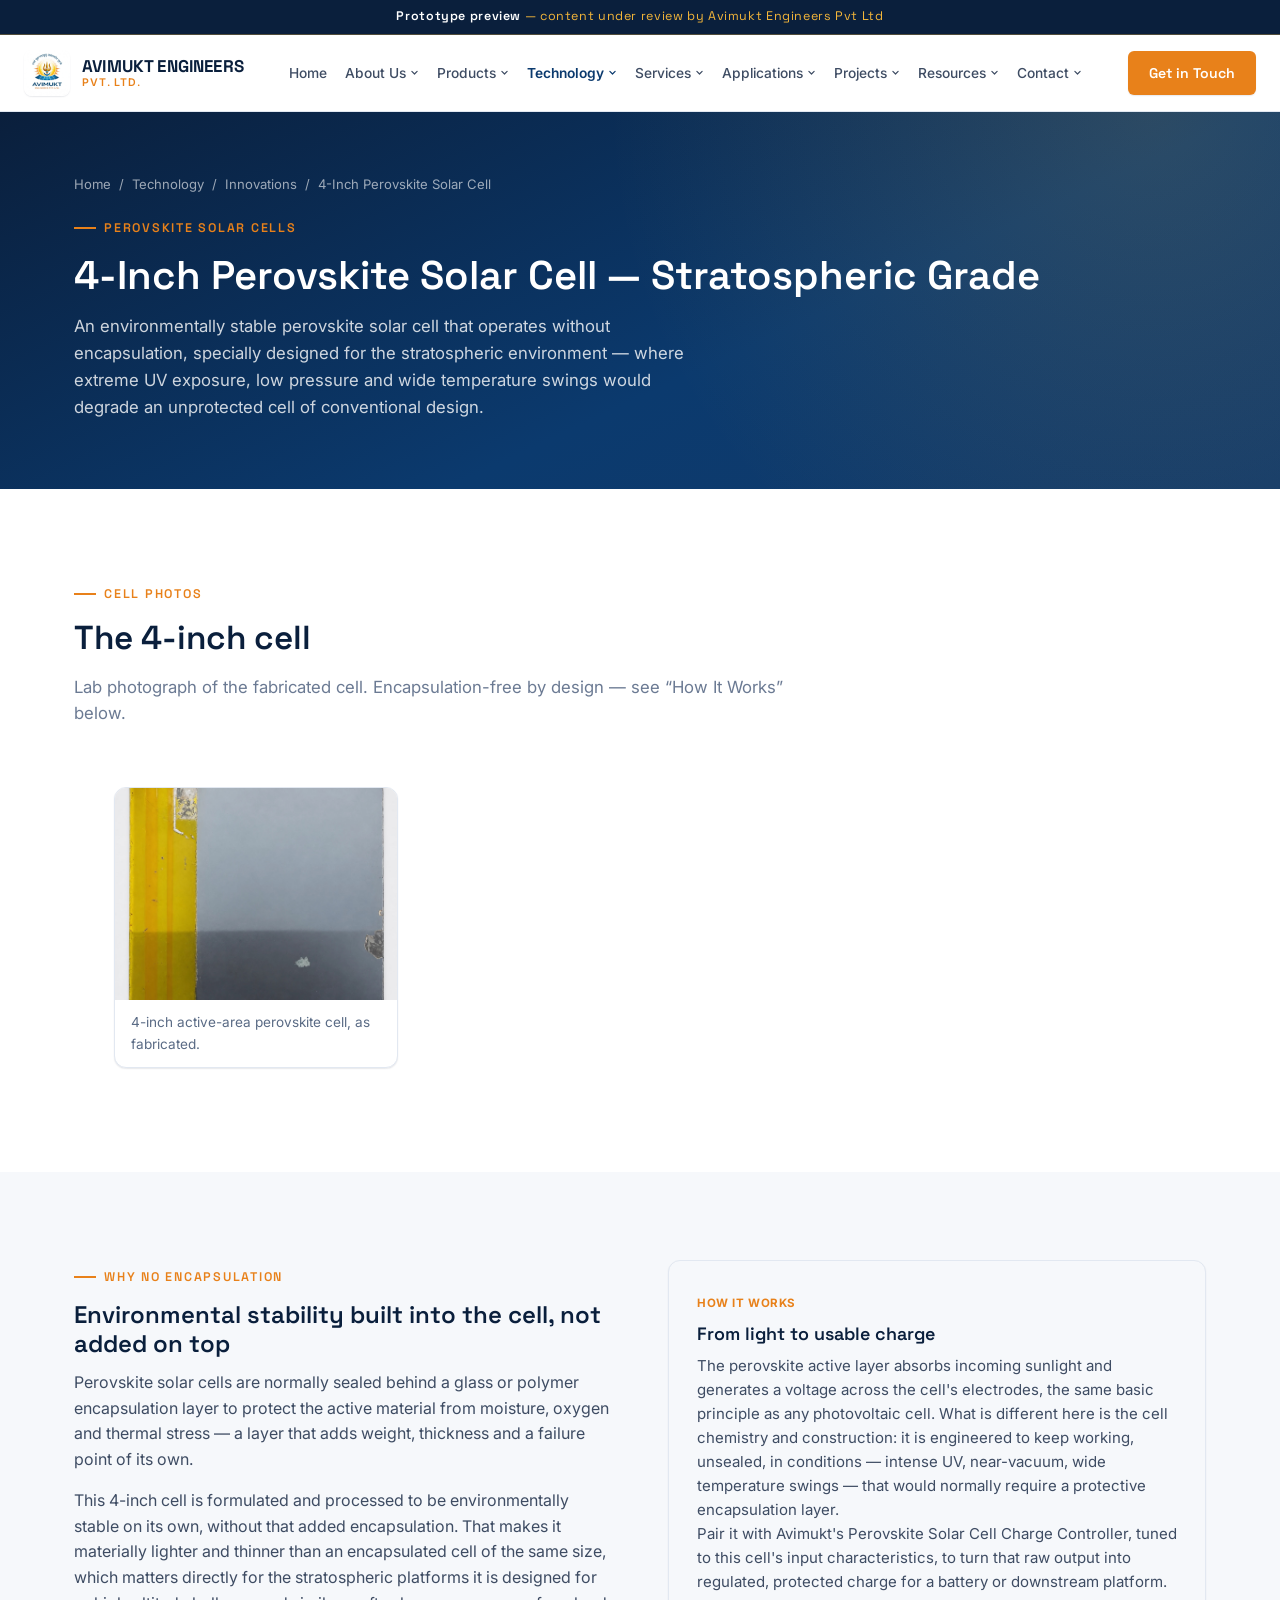
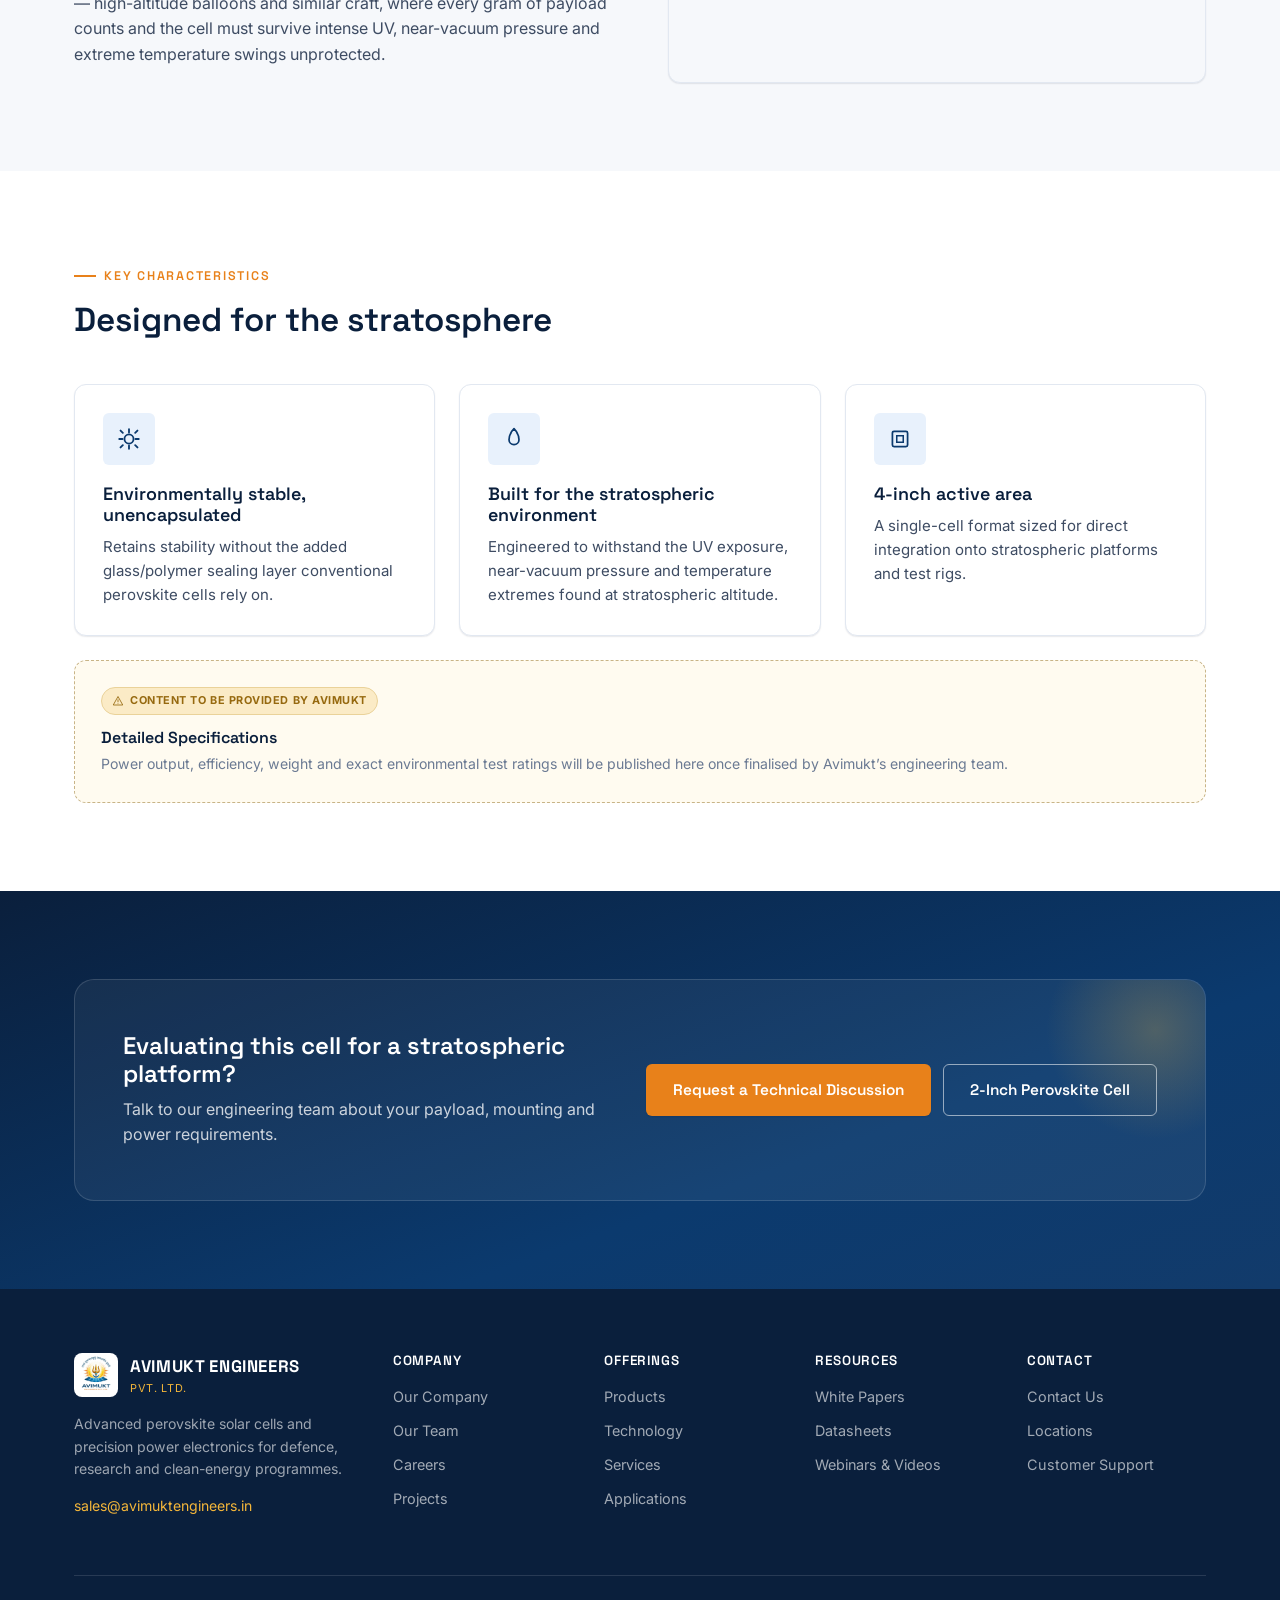
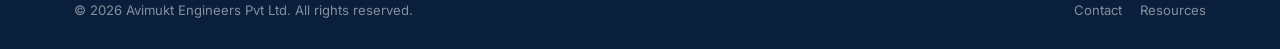
<file: technology/perovskite-cell-4in.html>
<!DOCTYPE html>
<html lang="en">
<head>
<meta charset="UTF-8">
<meta name="viewport" content="width=device-width, initial-scale=1.0">
<title>4-Inch Perovskite Solar Cell (Stratospheric Grade) | Avimukt Engineers Pvt Ltd</title>
<meta name="description" content="Avimukt Engineers' 4-inch perovskite solar cell — environmentally stable without encapsulation, engineered for the stratospheric environment.">
<meta name="robots" content="noindex, nofollow">
<meta name="theme-color" content="#0A1F3C">
<link rel="icon" type="image/png" sizes="32x32" href="../assets/favicon-32.png">
<link rel="apple-touch-icon" href="../assets/apple-touch-icon.png">
<meta property="og:type" content="website">
<meta property="og:title" content="4-Inch Perovskite Solar Cell (Stratospheric Grade) | Avimukt Engineers Pvt Ltd">
<meta property="og:description" content="Avimukt Engineers' 4-inch perovskite solar cell — environmentally stable without encapsulation, engineered for the stratospheric environment.">
<meta property="og:image" content="../assets/logo-512.png">
<meta property="og:site_name" content="Avimukt Engineers Pvt Ltd">
<meta name="twitter:card" content="summary">
<link rel="preconnect" href="https://fonts.googleapis.com">
<link rel="preconnect" href="https://fonts.gstatic.com" crossorigin>
<link href="https://fonts.googleapis.com/css2?family=Inter:wght@400;500;600;700&family=Space+Grotesk:wght@500;600;700&display=swap" rel="stylesheet">
<link rel="stylesheet" href="../css/main.css">

</head>
<body class="">
<div id="preview-ribbon"><strong>Prototype preview</strong> &mdash; content under review by Avimukt Engineers Pvt Ltd</div>
  <header class="site-header">
    <div class="container nav">
      <a class="brand" href="../index.html">
        <img src="../assets/logo.jpg" alt="Avimukt Engineers Pvt Ltd logo" width="46" height="46">
        <span class="brand-text"><strong>AVIMUKT ENGINEERS</strong><span>Pvt. Ltd.</span></span>
      </a>
      <nav class="nav-links" aria-label="Primary">
        <div class="nav-item"><a class="nav-link" href="../index.html" data-nav-path="index.html">Home</a></div>
        <div class="nav-item">
            <a class="nav-link" href="../about.html" data-nav-path="about.html">About Us <svg class="caret" viewBox="0 0 12 12" fill="none"><path d="M2.5 4.5L6 8L9.5 4.5" stroke="currentColor" stroke-width="1.6" stroke-linecap="round" stroke-linejoin="round"/></svg></a>
            <div class="dropdown"><a href="../about.html#company">Our Company</a>
<a href="../about.html#team">Our Team</a>
<a href="../about.html#careers">Careers</a></div>
          </div>
        <div class="nav-item">
            <a class="nav-link" href="../products.html" data-nav-path="products.html">Products <svg class="caret" viewBox="0 0 12 12" fill="none"><path d="M2.5 4.5L6 8L9.5 4.5" stroke="currentColor" stroke-width="1.6" stroke-linecap="round" stroke-linejoin="round"/></svg></a>
            <div class="dropdown"><a href="../products.html#categories">Product Categories</a>
<a href="../products.html#all-products">All Products</a>
<a href="../products/charge-controller.html">Perovskite Charge Controller</a>
<a href="../products.html#support">Product Support</a></div>
          </div>
        <div class="nav-item">
            <a class="nav-link is-active" href="../technology.html" data-nav-path="technology.html">Technology <svg class="caret" viewBox="0 0 12 12" fill="none"><path d="M2.5 4.5L6 8L9.5 4.5" stroke="currentColor" stroke-width="1.6" stroke-linecap="round" stroke-linejoin="round"/></svg></a>
            <div class="dropdown"><a href="../technology.html#overview">Technology Overview</a>
<a href="../technology.html#innovations">Innovations</a>
<a class="sub-link" href="../technology/perovskite-cell-4in.html">4-Inch Perovskite Solar Cell</a>
<a class="sub-link" href="../technology/perovskite-cell-2in.html">2-Inch Perovskite Solar Cell</a>
<a href="../technology.html#patents">Patents & IP</a></div>
          </div>
        <div class="nav-item">
            <a class="nav-link" href="../services.html" data-nav-path="services.html">Services <svg class="caret" viewBox="0 0 12 12" fill="none"><path d="M2.5 4.5L6 8L9.5 4.5" stroke="currentColor" stroke-width="1.6" stroke-linecap="round" stroke-linejoin="round"/></svg></a>
            <div class="dropdown"><a href="../services.html#consulting">Consulting</a>
<a href="../services.html#engineering">Engineering Services</a>
<a href="../services.html#support">Technical Support</a></div>
          </div>
        <div class="nav-item">
            <a class="nav-link" href="../applications.html" data-nav-path="applications.html">Applications <svg class="caret" viewBox="0 0 12 12" fill="none"><path d="M2.5 4.5L6 8L9.5 4.5" stroke="currentColor" stroke-width="1.6" stroke-linecap="round" stroke-linejoin="round"/></svg></a>
            <div class="dropdown"><a href="../applications.html#industries">Industry Applications</a>
<a href="../applications.html#use-cases">Use Cases</a>
<a href="../applications.html#solutions">Solutions by Application</a></div>
          </div>
        <div class="nav-item">
            <a class="nav-link" href="../projects.html" data-nav-path="projects.html">Projects <svg class="caret" viewBox="0 0 12 12" fill="none"><path d="M2.5 4.5L6 8L9.5 4.5" stroke="currentColor" stroke-width="1.6" stroke-linecap="round" stroke-linejoin="round"/></svg></a>
            <div class="dropdown"><a href="../projects.html#featured">Featured Projects</a>
<a href="../projects.html#case-studies">Case Studies</a>
<a href="../projects.html#success">Success Stories</a></div>
          </div>
        <div class="nav-item">
            <a class="nav-link" href="../resources.html" data-nav-path="resources.html">Resources <svg class="caret" viewBox="0 0 12 12" fill="none"><path d="M2.5 4.5L6 8L9.5 4.5" stroke="currentColor" stroke-width="1.6" stroke-linecap="round" stroke-linejoin="round"/></svg></a>
            <div class="dropdown"><a href="../resources.html#whitepapers">White Papers</a>
<a href="../resources.html#datasheets">Datasheets & Brochures</a>
<a href="../resources.html#webinars">Webinars & Videos</a></div>
          </div>
        <div class="nav-item">
            <a class="nav-link" href="../contact.html" data-nav-path="contact.html">Contact <svg class="caret" viewBox="0 0 12 12" fill="none"><path d="M2.5 4.5L6 8L9.5 4.5" stroke="currentColor" stroke-width="1.6" stroke-linecap="round" stroke-linejoin="round"/></svg></a>
            <div class="dropdown"><a href="../contact.html#contact-form">Contact Us</a>
<a href="../contact.html#locations">Locations</a>
<a href="../contact.html#support">Customer Support</a></div>
          </div>
      </nav>
      <div class="nav-cta">
        <a class="btn btn-primary" href="../contact.html">Get in Touch</a>
      </div>
      <button class="hamburger" data-nav-toggle aria-expanded="false" aria-label="Toggle navigation menu" aria-controls="mobile-panel">
        <span></span><span></span><span></span>
      </button>
    </div>
    <div class="mobile-panel" id="mobile-panel" data-mobile-panel>
      <div class="m-item"><a class="m-top" style="display:flex" href="../index.html">Home</a></div>
      <div class="m-item">
          <div class="m-top"><span>About Us</span><svg viewBox="0 0 16 16" fill="none"><path d="M4 6l4 4 4-4" stroke="currentColor" stroke-width="1.7" stroke-linecap="round" stroke-linejoin="round"/></svg></div>
          <div class="m-sub"><a href="../about.html">About Us overview</a><a href="../about.html#company">Our Company</a>
<a href="../about.html#team">Our Team</a>
<a href="../about.html#careers">Careers</a></div>
        </div>
      <div class="m-item">
          <div class="m-top"><span>Products</span><svg viewBox="0 0 16 16" fill="none"><path d="M4 6l4 4 4-4" stroke="currentColor" stroke-width="1.7" stroke-linecap="round" stroke-linejoin="round"/></svg></div>
          <div class="m-sub"><a href="../products.html">Products overview</a><a href="../products.html#categories">Product Categories</a>
<a href="../products.html#all-products">All Products</a>
<a href="../products/charge-controller.html">Perovskite Charge Controller</a>
<a href="../products.html#support">Product Support</a></div>
        </div>
      <div class="m-item">
          <div class="m-top"><span>Technology</span><svg viewBox="0 0 16 16" fill="none"><path d="M4 6l4 4 4-4" stroke="currentColor" stroke-width="1.7" stroke-linecap="round" stroke-linejoin="round"/></svg></div>
          <div class="m-sub"><a href="../technology.html">Technology overview</a><a href="../technology.html#overview">Technology Overview</a>
<a href="../technology.html#innovations">Innovations</a>
<a class="sub-link" href="../technology/perovskite-cell-4in.html">4-Inch Perovskite Solar Cell</a>
<a class="sub-link" href="../technology/perovskite-cell-2in.html">2-Inch Perovskite Solar Cell</a>
<a href="../technology.html#patents">Patents & IP</a></div>
        </div>
      <div class="m-item">
          <div class="m-top"><span>Services</span><svg viewBox="0 0 16 16" fill="none"><path d="M4 6l4 4 4-4" stroke="currentColor" stroke-width="1.7" stroke-linecap="round" stroke-linejoin="round"/></svg></div>
          <div class="m-sub"><a href="../services.html">Services overview</a><a href="../services.html#consulting">Consulting</a>
<a href="../services.html#engineering">Engineering Services</a>
<a href="../services.html#support">Technical Support</a></div>
        </div>
      <div class="m-item">
          <div class="m-top"><span>Applications</span><svg viewBox="0 0 16 16" fill="none"><path d="M4 6l4 4 4-4" stroke="currentColor" stroke-width="1.7" stroke-linecap="round" stroke-linejoin="round"/></svg></div>
          <div class="m-sub"><a href="../applications.html">Applications overview</a><a href="../applications.html#industries">Industry Applications</a>
<a href="../applications.html#use-cases">Use Cases</a>
<a href="../applications.html#solutions">Solutions by Application</a></div>
        </div>
      <div class="m-item">
          <div class="m-top"><span>Projects</span><svg viewBox="0 0 16 16" fill="none"><path d="M4 6l4 4 4-4" stroke="currentColor" stroke-width="1.7" stroke-linecap="round" stroke-linejoin="round"/></svg></div>
          <div class="m-sub"><a href="../projects.html">Projects overview</a><a href="../projects.html#featured">Featured Projects</a>
<a href="../projects.html#case-studies">Case Studies</a>
<a href="../projects.html#success">Success Stories</a></div>
        </div>
      <div class="m-item">
          <div class="m-top"><span>Resources</span><svg viewBox="0 0 16 16" fill="none"><path d="M4 6l4 4 4-4" stroke="currentColor" stroke-width="1.7" stroke-linecap="round" stroke-linejoin="round"/></svg></div>
          <div class="m-sub"><a href="../resources.html">Resources overview</a><a href="../resources.html#whitepapers">White Papers</a>
<a href="../resources.html#datasheets">Datasheets & Brochures</a>
<a href="../resources.html#webinars">Webinars & Videos</a></div>
        </div>
      <div class="m-item">
          <div class="m-top"><span>Contact</span><svg viewBox="0 0 16 16" fill="none"><path d="M4 6l4 4 4-4" stroke="currentColor" stroke-width="1.7" stroke-linecap="round" stroke-linejoin="round"/></svg></div>
          <div class="m-sub"><a href="../contact.html">Contact overview</a><a href="../contact.html#contact-form">Contact Us</a>
<a href="../contact.html#locations">Locations</a>
<a href="../contact.html#support">Customer Support</a></div>
        </div>
      <div class="m-cta">
        <a class="btn btn-secondary btn-block" href="../products.html">Products</a>
        <a class="btn btn-primary btn-block" href="../contact.html">Get in Touch</a>
      </div>
    </div>
  </header>
<section class="page-hero">
    <div class="container">
      <div class="breadcrumb"><a href="../index.html">Home</a> <span>/</span> <a href="../technology.html">Technology</a> <span>/</span> <a href="../technology.html#innovations">Innovations</a> <span>/</span> <span>4-Inch Perovskite Solar Cell</span></div>
      <div class="eyebrow">Perovskite Solar Cells</div>
      <h1>4-Inch Perovskite Solar Cell &mdash; Stratospheric Grade</h1>
      <p class="lead">An environmentally stable perovskite solar cell that operates without encapsulation, specially designed for the stratospheric environment &mdash; where extreme UV exposure, low pressure and wide temperature swings would degrade an unprotected cell of conventional design.</p>
    </div>
  </section>

  <section class="section">
    <div class="container">
      <div class="section-head">
        <div class="eyebrow">Cell Photos</div>
        <h2>The 4-inch cell</h2>
        <p class="muted">Lab photograph of the fabricated cell. Encapsulation-free by design &mdash; see &ldquo;How It Works&rdquo; below.</p>
      </div>
      <div class="photo-grid reveal">
        <figure class="photo-card">
          <img src="../assets/products/cell-4in-01.jpg" alt="4-inch perovskite solar cell, lab sample" loading="lazy">
          <figcaption>4-inch active-area perovskite cell, as fabricated.</figcaption>
        </figure>
      </div>
    </div>
  </section>

  <section class="section section--tint">
    <div class="container">
      <div class="grid grid-2" style="gap:56px;">
        <div class="reveal">
          <div class="eyebrow">Why No Encapsulation</div>
          <h2>Environmental stability built into the cell, not added on top</h2>
          <p>Perovskite solar cells are normally sealed behind a glass or polymer encapsulation layer to protect the active material from moisture, oxygen and thermal stress &mdash; a layer that adds weight, thickness and a failure point of its own.</p>
          <p>This 4-inch cell is formulated and processed to be environmentally stable on its own, without that added encapsulation. That makes it materially lighter and thinner than an encapsulated cell of the same size, which matters directly for the stratospheric platforms it is designed for &mdash; high-altitude balloons and similar craft, where every gram of payload counts and the cell must survive intense UV, near-vacuum pressure and extreme temperature swings unprotected.</p>
        </div>
        <div class="card card--flat reveal">
          <span class="tag">How It Works</span>
          <h3>From light to usable charge</h3>
          <p>The perovskite active layer absorbs incoming sunlight and generates a voltage across the cell's electrodes, the same basic principle as any photovoltaic cell. What is different here is the cell chemistry and construction: it is engineered to keep working, unsealed, in conditions &mdash; intense UV, near-vacuum, wide temperature swings &mdash; that would normally require a protective encapsulation layer.</p>
          <p>Pair it with Avimukt's <a href="../products/charge-controller.html">Perovskite Solar Cell Charge Controller</a>, tuned to this cell's input characteristics, to turn that raw output into regulated, protected charge for a battery or downstream platform.</p>
        </div>
      </div>
    </div>
  </section>

  <section class="section">
    <div class="container">
      <div class="section-head">
        <div class="eyebrow">Key Characteristics</div>
        <h2>Designed for the stratosphere</h2>
      </div>
      <div class="grid grid-3">
        <div class="card reveal">
          <div class="icon-wrap"><svg viewBox="0 0 24 24" fill="none"><path d="M12 3v3M12 18v3M4.2 4.2l2.1 2.1M17.7 17.7l2.1 2.1M3 12h3M18 12h3M4.2 19.8l2.1-2.1M17.7 6.3l2.1-2.1" stroke="currentColor" stroke-width="1.7" stroke-linecap="round"/><circle cx="12" cy="12" r="4.2" stroke="currentColor" stroke-width="1.7"/></svg></div>
          <h3>Environmentally stable, unencapsulated</h3>
          <p>Retains stability without the added glass/polymer sealing layer conventional perovskite cells rely on.</p>
        </div>
        <div class="card reveal">
          <div class="icon-wrap"><svg viewBox="0 0 24 24" fill="none"><path d="M12 2.5c-3 3.2-4.6 6.7-4.6 10.1a4.6 4.6 0 009.2 0c0-3.4-1.6-6.9-4.6-10.1z" stroke="currentColor" stroke-width="1.6" stroke-linejoin="round"/></svg></div>
          <h3>Built for the stratospheric environment</h3>
          <p>Engineered to withstand the UV exposure, near-vacuum pressure and temperature extremes found at stratospheric altitude.</p>
        </div>
        <div class="card reveal">
          <div class="icon-wrap"><svg viewBox="0 0 24 24" fill="none"><rect x="5" y="5" width="14" height="14" rx="1.5" stroke="currentColor" stroke-width="1.6"/><path d="M9 9h6v6H9z" stroke="currentColor" stroke-width="1.4"/></svg></div>
          <h3>4-inch active area</h3>
          <p>A single-cell format sized for direct integration onto stratospheric platforms and test rigs.</p>
        </div>
      </div>
      <div class="placeholder-card reveal" style="margin-top:24px;">
        <span class="placeholder-tag"><svg viewBox="0 0 24 24" fill="none"><path d="M12 3l9.5 17H2.5L12 3z" stroke="currentColor" stroke-width="1.7" stroke-linejoin="round"/><path d="M12 9.5v4.2" stroke="currentColor" stroke-width="1.7" stroke-linecap="round"/><circle cx="12" cy="17" r="0.9" fill="currentColor"/></svg> Content to be provided by Avimukt</span>
        <h4>Detailed Specifications</h4>
        <p>Power output, efficiency, weight and exact environmental test ratings will be published here once finalised by Avimukt&rsquo;s engineering team.</p>
      </div>
    </div>
  </section>

  <section class="section section--navy">
    <div class="container">
      <div class="cta-band" style="background:rgba(255,255,255,0.05);border:1px solid rgba(255,255,255,0.14);">
        <div>
          <h2>Evaluating this cell for a stratospheric platform?</h2>
          <p>Talk to our engineering team about your payload, mounting and power requirements.</p>
        </div>
        <div class="cta-actions">
          <a class="btn btn-primary" href="../contact.html">Request a Technical Discussion</a>
          <a class="btn btn-secondary" href="perovskite-cell-2in.html">2-Inch Perovskite Cell</a>
        </div>
      </div>
    </div>
  </section>

<footer class="site-footer">
    <div class="container">
      <div class="footer-grid">
        <div>
          <div class="footer-brand">
            <img src="../assets/logo.jpg" alt="Avimukt Engineers Pvt Ltd logo">
            <span><strong>AVIMUKT ENGINEERS</strong><span>Pvt. Ltd.</span></span>
          </div>
          <p class="tag-line">Advanced perovskite solar cells and precision power electronics for defence, research and clean-energy programmes.</p>
          <p class="tag-line" style="margin-top:14px;"><a href="mailto:sales@avimuktengineers.in" style="color:var(--gold);">sales@avimuktengineers.in</a></p>
        </div>
        <div class="footer-col">
          <h5>Company</h5>
          <a href="../about.html">Our Company</a>
          <a href="../about.html#team">Our Team</a>
          <a href="../about.html#careers">Careers</a>
          <a href="../projects.html">Projects</a>
        </div>
        <div class="footer-col">
          <h5>Offerings</h5>
          <a href="../products.html">Products</a>
          <a href="../technology.html">Technology</a>
          <a href="../services.html">Services</a>
          <a href="../applications.html">Applications</a>
        </div>
        <div class="footer-col">
          <h5>Resources</h5>
          <a href="../resources.html#whitepapers">White Papers</a>
          <a href="../resources.html#datasheets">Datasheets</a>
          <a href="../resources.html#webinars">Webinars &amp; Videos</a>
        </div>
        <div class="footer-col">
          <h5>Contact</h5>
          <a href="../contact.html">Contact Us</a>
          <a href="../contact.html#locations">Locations</a>
          <a href="../contact.html#support">Customer Support</a>
        </div>
      </div>
      <div class="footer-bottom">
        <span>&copy; <span data-year>2026</span> Avimukt Engineers Pvt Ltd. All rights reserved.</span>
        <div class="footer-legal-links">
          <a href="../contact.html">Contact</a>
          <a href="../resources.html">Resources</a>
        </div>
      </div>
    </div>
  </footer>
<script src="../js/main.js"></script>
</body>
</html>
</file>
<file: css/main.css>
/* ==========================================================================
   Avimukt Engineers Pvt Ltd — shared stylesheet
   Plain CSS, no build step. Custom properties drive the theme.
   ========================================================================== */

:root {
  /* Brand palette (derived from logo) */
  --navy-deep:   #0A1F3C;
  --navy:        #0B3A6E;
  --navy-light:  #123B6B;
  --blue:        #1E6FD0;
  --blue-soft:   #E8F1FC;
  --gold:        #F4B63A;
  --orange:      #E8811A;
  --ink:         #101826;
  --slate:       #3E4C63;
  --slate-soft:  #6B7A93;
  --line:        #E2E8F1;
  --line-soft:   #EEF2F8;
  --paper:       #FFFFFF;
  --paper-tint:  #F6F8FB;
  --paper-navy:  #0E2647;
  --ok:          #1F8A5C;
  --warn:        #B5590D;

  /* Type */
  --font-display: "Space Grotesk", "Inter", system-ui, sans-serif;
  --font-body: "Inter", system-ui, -apple-system, "Segoe UI", sans-serif;

  /* Spacing / radius / shadow */
  --radius-sm: 6px;
  --radius-md: 12px;
  --radius-lg: 20px;
  --shadow-sm: 0 1px 2px rgba(10, 31, 60, 0.06), 0 1px 1px rgba(10, 31, 60, 0.04);
  --shadow-md: 0 8px 24px rgba(10, 31, 60, 0.10);
  --shadow-lg: 0 20px 48px rgba(10, 31, 60, 0.16);
  --container: 1180px;
  --header-h: 76px;
}

/* ---------- Reset ---------- */
*, *::before, *::after { box-sizing: border-box; }
html { scroll-behavior: smooth; -webkit-text-size-adjust: 100%; }
@media (prefers-reduced-motion: reduce) {
  html { scroll-behavior: auto; }
  *, *::before, *::after {
    animation-duration: 0.001ms !important;
    animation-iteration-count: 1 !important;
    transition-duration: 0.001ms !important;
    scroll-behavior: auto !important;
  }
}
body {
  margin: 0;
  font-family: var(--font-body);
  color: var(--ink);
  background: var(--paper);
  line-height: 1.6;
  font-size: 16px;
  -webkit-font-smoothing: antialiased;
  overflow-x: hidden;
}
img { max-width: 100%; display: block; }
a { color: inherit; text-decoration: none; }
ul, ol { margin: 0; padding: 0; list-style: none; }
h1, h2, h3, h4, h5 { font-family: var(--font-display); font-weight: 600; line-height: 1.18; margin: 0 0 0.5em; color: var(--navy-deep); }
p { margin: 0 0 1em; color: var(--slate); }
button { font-family: inherit; }
svg { display: block; }
:focus-visible { outline: 3px solid var(--blue); outline-offset: 2px; border-radius: 4px; }

.container {
  max-width: var(--container);
  margin: 0 auto;
  padding: 0 24px;
}

.section {
  padding: 88px 0;
  scroll-margin-top: 88px;
}
.section--tight { padding: 56px 0; }
.section--tint { background: var(--paper-tint); }
.section--navy {
  background: linear-gradient(160deg, var(--navy-deep) 0%, var(--navy) 65%, var(--navy-light) 100%);
  color: #fff;
}
.section--navy h1, .section--navy h2, .section--navy h3 { color: #fff; }
.section--navy p { color: rgba(255,255,255,0.78); }

.eyebrow {
  display: inline-flex;
  align-items: center;
  gap: 8px;
  font-family: var(--font-display);
  font-size: 12.5px;
  font-weight: 600;
  letter-spacing: 0.14em;
  text-transform: uppercase;
  color: var(--orange);
  margin-bottom: 14px;
}
.eyebrow::before {
  content: "";
  width: 22px;
  height: 2px;
  background: var(--orange);
  display: inline-block;
}
.section--navy .eyebrow { color: var(--gold); }
.section--navy .eyebrow::before { background: var(--gold); }

.section-head {
  max-width: 720px;
  margin: 0 0 44px;
}
.section-head h2 { font-size: clamp(1.6rem, 2.6vw, 2.15rem); }
.section-head p { font-size: 1.05rem; }
.section-head--center { margin-left: auto; margin-right: auto; text-align: center; }

/* ---------- Buttons ---------- */
.btn {
  display: inline-flex;
  align-items: center;
  justify-content: center;
  gap: 8px;
  padding: 13px 26px;
  border-radius: var(--radius-sm);
  font-family: var(--font-display);
  font-weight: 600;
  font-size: 0.96rem;
  border: 1.5px solid transparent;
  cursor: pointer;
  transition: transform 0.15s ease, box-shadow 0.15s ease, background-color 0.15s ease, color 0.15s ease, border-color 0.15s ease;
  white-space: nowrap;
}
.btn:hover { transform: translateY(-1px); }
.btn-primary { background: var(--orange); color: #fff; box-shadow: var(--shadow-sm); }
.btn-primary:hover { background: #d0710f; box-shadow: var(--shadow-md); }
.btn-secondary { background: transparent; color: var(--navy); border-color: var(--navy); }
.btn-secondary:hover { background: var(--navy); color: #fff; }
.section--navy .btn-secondary { color: #fff; border-color: rgba(255,255,255,0.55); }
.section--navy .btn-secondary:hover { background: #fff; color: var(--navy-deep); }
.btn-ghost { background: rgba(255,255,255,0.08); color: #fff; border-color: rgba(255,255,255,0.25); }
.btn-ghost:hover { background: rgba(255,255,255,0.16); }
.btn-block { width: 100%; }
.btn-sm { padding: 9px 18px; font-size: 0.86rem; }

/* ---------- Preview ribbon ---------- */
#preview-ribbon {
  background: var(--navy-deep);
  color: var(--gold);
  text-align: center;
  font-size: 0.78rem;
  font-family: var(--font-display);
  letter-spacing: 0.05em;
  padding: 7px 16px;
  position: relative;
  z-index: 200;
  border-bottom: 1px solid rgba(244,182,58,0.3);
}
#preview-ribbon strong { color: #fff; font-weight: 600; }

/* ---------- Header ---------- */
.site-header {
  position: sticky;
  top: 0;
  z-index: 150;
  background: rgba(255,255,255,0.92);
  backdrop-filter: saturate(180%) blur(10px);
  -webkit-backdrop-filter: saturate(180%) blur(10px);
  border-bottom: 1px solid var(--line);
}
.nav {
  display: flex;
  align-items: center;
  justify-content: space-between;
  height: var(--header-h);
  gap: 16px;
  max-width: 1360px;
}
.brand {
  display: flex;
  align-items: center;
  gap: 12px;
  flex-shrink: 0;
}
.brand img {
  height: 46px;
  width: 46px;
  border-radius: 8px;
  object-fit: cover;
  box-shadow: var(--shadow-sm);
}
.brand-text { display: flex; flex-direction: column; line-height: 1.15; }
.brand-text strong {
  font-family: var(--font-display);
  font-size: 1.06rem;
  font-weight: 700;
  color: var(--navy-deep);
  letter-spacing: 0.01em;
}
.brand-text span {
  font-size: 0.66rem;
  font-weight: 600;
  letter-spacing: 0.08em;
  text-transform: uppercase;
  color: var(--orange);
}

.nav-links {
  display: flex;
  align-items: center;
  gap: 0;
  flex: 1;
  justify-content: center;
}
.nav-item { position: relative; }
.nav-link {
  display: flex;
  align-items: center;
  gap: 4px;
  padding: 10px 9px;
  font-size: 0.86rem;
  font-weight: 500;
  color: var(--slate);
  border-radius: var(--radius-sm);
  white-space: nowrap;
  transition: color 0.15s ease, background-color 0.15s ease;
}
.nav-link:hover { color: var(--navy); background: var(--blue-soft); }
.nav-link.is-active { color: var(--navy); font-weight: 600; }
.nav-link .caret { width: 9px; height: 9px; transition: transform 0.15s ease; flex-shrink: 0; }
.nav-item:hover .caret, .nav-item.is-open .caret { transform: rotate(180deg); }

.dropdown {
  position: absolute;
  top: 100%;
  left: 0;
  min-width: 240px;
  background: #fff;
  border: 1px solid var(--line);
  border-radius: var(--radius-md);
  box-shadow: var(--shadow-lg);
  padding: 8px;
  opacity: 0;
  visibility: hidden;
  transform: translateY(6px);
  transition: opacity 0.15s ease, transform 0.15s ease, visibility 0.15s ease;
  z-index: 160;
}
.nav-item:hover .dropdown,
.nav-item.is-open .dropdown {
  opacity: 1;
  visibility: visible;
  transform: translateY(0);
}
.dropdown a {
  display: block;
  padding: 9px 12px;
  border-radius: var(--radius-sm);
  font-size: 0.9rem;
  color: var(--slate);
  font-weight: 500;
}
.dropdown a:hover { background: var(--blue-soft); color: var(--navy); }
.dropdown a.sub-link { padding-left: 26px; font-size: 0.84rem; }

.nav-cta { display: flex; align-items: center; gap: 10px; flex-shrink: 0; }
.nav-cta .btn { padding: 10px 20px; font-size: 0.88rem; }

.hamburger {
  display: none;
  flex-direction: column;
  justify-content: center;
  gap: 5px;
  width: 42px;
  height: 42px;
  border-radius: var(--radius-sm);
  border: 1px solid var(--line);
  background: #fff;
  cursor: pointer;
  flex-shrink: 0;
}
.hamburger span {
  width: 20px;
  height: 2px;
  background: var(--navy-deep);
  margin: 0 auto;
  transition: transform 0.2s ease, opacity 0.2s ease;
}
.hamburger[aria-expanded="true"] span:nth-child(1) { transform: translateY(7px) rotate(45deg); }
.hamburger[aria-expanded="true"] span:nth-child(2) { opacity: 0; }
.hamburger[aria-expanded="true"] span:nth-child(3) { transform: translateY(-7px) rotate(-45deg); }

/* Mobile panel is hidden at every width by default; only the ≤1240px media
   query (below) ever reveals it, and only once .is-open is toggled on. */
.mobile-panel { display: none; }

/* ---------- Mobile nav ---------- */
@media (max-width: 1240px) {
  .nav-links, .nav-cta { display: none; }
  .hamburger { display: flex; }
  .mobile-panel {
    position: fixed;
    top: var(--header-h);
    left: 0;
    right: 0;
    /* Explicit viewport-relative height (rather than a bottom:0 stretch) so
       this still fills the screen even if a rendering engine treats the
       sticky-positioned header as this element's containing block. */
    height: calc(100vh - var(--header-h));
    background: #fff;
    z-index: 140;
    overflow-y: auto;
    padding: 8px 20px 40px;
  }
  .mobile-panel.is-open { display: block; }
  .mobile-panel .m-item { border-bottom: 1px solid var(--line-soft); }
  .mobile-panel .m-top {
    display: flex;
    align-items: center;
    justify-content: space-between;
    padding: 16px 4px;
    font-family: var(--font-display);
    font-weight: 600;
    font-size: 1.02rem;
    color: var(--navy-deep);
    cursor: pointer;
  }
  .mobile-panel .m-top svg { width: 14px; height: 14px; transition: transform 0.2s ease; flex-shrink: 0; }
  .mobile-panel .m-item.is-open .m-top svg { transform: rotate(180deg); }
  .mobile-panel .m-sub {
    display: none;
    padding: 0 4px 14px 12px;
  }
  .mobile-panel .m-item.is-open .m-sub { display: block; }
  .mobile-panel .m-sub a {
    display: block;
    padding: 9px 0;
    color: var(--slate);
    font-size: 0.95rem;
  }
  .mobile-panel .m-sub a.sub-link { padding-left: 16px; font-size: 0.87rem; }
  .mobile-panel .m-cta { padding: 22px 4px 0; display: flex; flex-direction: column; gap: 10px; }
  body.nav-locked { overflow: hidden; }
}

/* ---------- Hero ---------- */
.hero {
  position: relative;
  overflow: hidden;
  background: linear-gradient(155deg, var(--navy-deep) 0%, var(--navy) 55%, var(--navy-light) 100%);
  color: #fff;
  padding: 84px 0 96px;
}
.hero::before {
  content: "";
  position: absolute;
  inset: 0;
  background-image:
    radial-gradient(circle at 85% 12%, rgba(244,182,58,0.16) 0%, transparent 45%),
    radial-gradient(circle at 8% 90%, rgba(30,111,208,0.28) 0%, transparent 50%);
  pointer-events: none;
}
.hero-grid {
  position: relative;
  z-index: 1;
  display: grid;
  grid-template-columns: 1.15fr 0.85fr;
  gap: 56px;
  align-items: center;
}
.hero-copy .eyebrow { color: var(--gold); }
.hero-copy .eyebrow::before { background: var(--gold); }
.hero h1 {
  color: #fff;
  font-size: clamp(2.1rem, 4.2vw, 3.15rem);
  margin-bottom: 20px;
  letter-spacing: -0.01em;
}
.hero-copy p.lead {
  color: rgba(255,255,255,0.82);
  font-size: 1.14rem;
  max-width: 560px;
  margin-bottom: 32px;
}
.hero-actions { display: flex; gap: 14px; flex-wrap: wrap; }
.hero-art {
  position: relative;
  display: flex;
  align-items: center;
  justify-content: center;
}
.hero-art .logo-plate {
  width: min(320px, 78vw);
  background: rgba(255,255,255,0.06);
  border: 1px solid rgba(255,255,255,0.18);
  border-radius: 28px;
  padding: 22px;
  box-shadow: var(--shadow-lg);
}
.hero-art .logo-plate img {
  border-radius: 18px;
  width: 100%;
}
.hero-badges {
  position: relative;
  z-index: 1;
  margin-top: 56px;
  display: grid;
  grid-template-columns: repeat(4, 1fr);
  gap: 1px;
  background: rgba(255,255,255,0.14);
  border: 1px solid rgba(255,255,255,0.14);
  border-radius: var(--radius-md);
  overflow: hidden;
}
.hero-badges .badge {
  background: rgba(10,31,60,0.55);
  padding: 18px 16px;
  display: flex;
  align-items: center;
  gap: 12px;
}
.hero-badges .badge svg { width: 26px; height: 26px; color: var(--gold); flex-shrink: 0; }
.hero-badges .badge span { font-size: 0.84rem; color: rgba(255,255,255,0.85); font-weight: 500; line-height: 1.3; }

/* ---------- Page hero (inner pages) ---------- */
.page-hero {
  background: linear-gradient(155deg, var(--navy-deep) 0%, var(--navy) 60%, var(--navy-light) 100%);
  color: #fff;
  padding: 62px 0 68px;
  position: relative;
  overflow: hidden;
}
.page-hero::before {
  content: "";
  position: absolute;
  inset: 0;
  background-image: radial-gradient(circle at 90% 0%, rgba(244,182,58,0.14) 0%, transparent 45%);
  pointer-events: none;
}
.page-hero .container { position: relative; z-index: 1; }
.breadcrumb {
  font-size: 0.82rem;
  color: rgba(255,255,255,0.6);
  margin-bottom: 16px;
  display: flex;
  gap: 8px;
  align-items: center;
}
.breadcrumb a:hover { color: #fff; }
.page-hero h1 { color: #fff; font-size: clamp(1.8rem, 3.4vw, 2.5rem); margin-bottom: 14px; }
.page-hero p.lead { color: rgba(255,255,255,0.8); max-width: 640px; font-size: 1.05rem; margin: 0; }

/* ---------- Cards / grids ---------- */
.grid { display: grid; gap: 24px; }
.grid-2 { grid-template-columns: repeat(2, 1fr); }
.grid-3 { grid-template-columns: repeat(3, 1fr); }
.grid-4 { grid-template-columns: repeat(4, 1fr); }

.card {
  background: #fff;
  border: 1px solid var(--line);
  border-radius: var(--radius-md);
  padding: 28px;
  box-shadow: var(--shadow-sm);
  transition: box-shadow 0.2s ease, transform 0.2s ease, border-color 0.2s ease;
}
.card:hover { box-shadow: var(--shadow-md); transform: translateY(-3px); border-color: #d7e2f0; }
.card .icon-wrap {
  width: 52px;
  height: 52px;
  border-radius: var(--radius-sm);
  background: var(--blue-soft);
  display: flex;
  align-items: center;
  justify-content: center;
  margin-bottom: 18px;
}
.card .icon-wrap svg { width: 26px; height: 26px; color: var(--navy); }
.card h3 { font-size: 1.12rem; margin-bottom: 10px; }
.card p { font-size: 0.94rem; margin-bottom: 0; }
.card .tag {
  display: inline-block;
  font-size: 0.72rem;
  font-weight: 700;
  letter-spacing: 0.05em;
  text-transform: uppercase;
  color: var(--orange);
  margin-bottom: 10px;
}

.card--flat {
  background: var(--paper-tint);
  border: 1px solid var(--line);
}

/* ---------- Product photos ---------- */
.photo-grid { display: grid; gap: 20px; grid-template-columns: repeat(3, 1fr); }
.photo-card {
  background: #fff;
  border: 1px solid var(--line);
  border-radius: var(--radius-md);
  overflow: hidden;
  box-shadow: var(--shadow-sm);
}
.photo-card img { width: 100%; aspect-ratio: 4 / 3; object-fit: cover; }
.photo-card figcaption { padding: 12px 16px; font-size: 0.85rem; color: var(--ink-soft, #5A6B85); }
.card .thumb { border-radius: var(--radius-sm); overflow: hidden; margin-bottom: 18px; }
.card .thumb img { width: 100%; aspect-ratio: 4 / 3; object-fit: cover; }
@media (max-width: 720px) {
  .photo-grid { grid-template-columns: 1fr; }
}

.numbered-list { display: flex; flex-direction: column; gap: 18px; }
.numbered-list li {
  display: flex;
  gap: 16px;
  align-items: flex-start;
}
.numbered-list .num {
  flex-shrink: 0;
  width: 34px;
  height: 34px;
  border-radius: 8px;
  background: var(--navy-deep);
  color: var(--gold);
  font-family: var(--font-display);
  font-weight: 700;
  font-size: 0.92rem;
  display: flex;
  align-items: center;
  justify-content: center;
}
.numbered-list strong { display: block; color: var(--navy-deep); font-family: var(--font-display); font-size: 0.98rem; margin-bottom: 2px; }
.numbered-list p { margin: 0; font-size: 0.92rem; }

/* Check list */
.check-list li { display: flex; gap: 10px; align-items: flex-start; margin-bottom: 12px; font-size: 0.96rem; color: var(--slate); }
.check-list svg { width: 18px; height: 18px; color: var(--ok); flex-shrink: 0; margin-top: 3px; }

/* ---------- Values / focus icon rows ---------- */
.icon-row {
  display: flex;
  gap: 18px;
  align-items: flex-start;
}
.icon-row .icon-wrap {
  width: 48px; height: 48px; border-radius: 10px;
  background: var(--navy-deep);
  display: flex; align-items: center; justify-content: center;
  flex-shrink: 0;
}
.icon-row .icon-wrap svg { width: 24px; height: 24px; color: var(--gold); }
.icon-row h4 { font-size: 1.02rem; margin-bottom: 6px; }
.icon-row p { font-size: 0.92rem; margin-bottom: 0; }

/* ---------- Stat strip ---------- */
.stat-strip {
  display: grid;
  grid-template-columns: repeat(4, 1fr);
  gap: 1px;
  background: var(--line);
  border: 1px solid var(--line);
  border-radius: var(--radius-md);
  overflow: hidden;
}
.stat-strip .stat { background: #fff; padding: 26px 20px; text-align: center; }
.stat-strip .stat strong {
  display: block;
  font-family: var(--font-display);
  font-size: 1.7rem;
  color: var(--navy);
}
.stat-strip .stat span { font-size: 0.82rem; color: var(--slate-soft); }

/* ---------- Pillars (home) ---------- */
.pillar-card {
  position: relative;
  background: #fff;
  border: 1px solid var(--line);
  border-radius: var(--radius-lg);
  padding: 30px 26px;
  overflow: hidden;
}
.pillar-card::before {
  content: "";
  position: absolute; top: 0; left: 0; right: 0; height: 4px;
  background: linear-gradient(90deg, var(--orange), var(--gold));
}
.pillar-card .num-tag {
  font-family: var(--font-display);
  font-size: 0.78rem;
  font-weight: 700;
  color: var(--orange);
  letter-spacing: 0.08em;
  margin-bottom: 12px;
  display: block;
}

/* ---------- Applications strip ---------- */
.app-chip-grid { display: grid; grid-template-columns: repeat(5, 1fr); gap: 16px; }
.app-chip {
  background: #fff;
  border: 1px solid var(--line);
  border-radius: var(--radius-md);
  padding: 22px 16px;
  text-align: center;
}
.app-chip .icon-wrap {
  width: 46px; height: 46px; border-radius: 10px;
  background: var(--blue-soft);
  display: flex; align-items: center; justify-content: center;
  margin: 0 auto 12px;
}
.app-chip .icon-wrap svg { width: 24px; height: 24px; color: var(--navy); }
.app-chip span { font-size: 0.86rem; font-weight: 600; color: var(--navy-deep); }

/* ---------- CTA band ---------- */
.cta-band {
  background: linear-gradient(120deg, var(--navy-deep), var(--navy));
  border-radius: var(--radius-lg);
  padding: 52px 48px;
  display: flex;
  align-items: center;
  justify-content: space-between;
  gap: 32px;
  color: #fff;
  position: relative;
  overflow: hidden;
}
.cta-band::after {
  content: "";
  position: absolute; right: -60px; top: -60px;
  width: 220px; height: 220px; border-radius: 50%;
  background: radial-gradient(circle, rgba(244,182,58,0.25), transparent 70%);
}
.cta-band h2 { color: #fff; font-size: 1.5rem; margin-bottom: 8px; }
.cta-band p { color: rgba(255,255,255,0.78); margin: 0; }
.cta-band .cta-actions { display: flex; gap: 12px; flex-shrink: 0; position: relative; z-index: 1; }

/* ---------- Placeholder cards (content to be provided) ---------- */
.placeholder-card {
  border: 1.5px dashed #c8b487;
  background: #FFFBF0;
  border-radius: var(--radius-md);
  padding: 26px;
  position: relative;
}
.placeholder-card .placeholder-tag {
  display: inline-flex;
  align-items: center;
  gap: 6px;
  font-size: 0.68rem;
  font-weight: 700;
  letter-spacing: 0.05em;
  text-transform: uppercase;
  color: #96690F;
  background: #FBEBC6;
  border: 1px solid #EAD299;
  padding: 4px 10px;
  border-radius: 100px;
  margin-bottom: 14px;
}
.placeholder-card .placeholder-tag svg { width: 12px; height: 12px; }
.placeholder-card h4 { font-size: 1rem; margin-bottom: 6px; color: var(--navy-deep); }
.placeholder-card p { font-size: 0.88rem; color: var(--slate-soft); margin-bottom: 0; }
.placeholder-avatar {
  width: 64px; height: 64px; border-radius: 50%;
  background: repeating-linear-gradient(45deg, #F1E4BC, #F1E4BC 6px, #FBF3DC 6px, #FBF3DC 12px);
  border: 1.5px dashed #c8b487;
  margin-bottom: 14px;
}

/* ---------- Diagram (charge controller) ---------- */
.diagram-wrap {
  background: var(--paper-navy);
  border-radius: var(--radius-lg);
  padding: 40px;
  overflow-x: auto;
}
.diagram-wrap svg { margin: 0 auto; max-width: 100%; height: auto; }

/* ---------- Tables ---------- */
.table-wrap { overflow-x: auto; border: 1px solid var(--line); border-radius: var(--radius-md); }
table.data-table { width: 100%; border-collapse: collapse; font-size: 0.92rem; min-width: 520px; }
table.data-table th {
  text-align: left;
  background: var(--paper-tint);
  color: var(--navy-deep);
  font-family: var(--font-display);
  font-weight: 600;
  padding: 12px 16px;
  border-bottom: 1px solid var(--line);
  white-space: nowrap;
}
table.data-table td { padding: 12px 16px; border-bottom: 1px solid var(--line-soft); color: var(--slate); }
table.data-table tr:last-child td { border-bottom: none; }

/* ---------- Forms ---------- */
.form-grid { display: grid; grid-template-columns: 1fr 1fr; gap: 18px; }
.field { display: flex; flex-direction: column; gap: 6px; }
.field.full { grid-column: 1 / -1; }
.field label { font-size: 0.86rem; font-weight: 600; color: var(--navy-deep); }
.field input, .field select, .field textarea {
  border: 1.5px solid var(--line);
  border-radius: var(--radius-sm);
  padding: 12px 14px;
  font-size: 0.95rem;
  font-family: inherit;
  color: var(--ink);
  background: #fff;
  transition: border-color 0.15s ease, box-shadow 0.15s ease;
}
.field input:focus, .field select:focus, .field textarea:focus {
  border-color: var(--blue);
  box-shadow: 0 0 0 3px rgba(30,111,208,0.15);
  outline: none;
}
.field textarea { resize: vertical; min-height: 120px; }
.form-note { font-size: 0.82rem; color: var(--slate-soft); margin-top: 14px; }
.form-status {
  display: none;
  margin-top: 16px;
  padding: 12px 16px;
  border-radius: var(--radius-sm);
  background: #EAF6EF;
  border: 1px solid #BEE3C9;
  color: var(--ok);
  font-size: 0.9rem;
}
.form-status.is-visible { display: block; }

/* ---------- Tabs (used on Resources / Services) ---------- */
.tab-bar { display: flex; gap: 8px; flex-wrap: wrap; border-bottom: 1px solid var(--line); margin-bottom: 32px; }
.tab-btn {
  padding: 12px 4px;
  margin-right: 22px;
  font-family: var(--font-display);
  font-weight: 600;
  font-size: 0.94rem;
  color: var(--slate-soft);
  background: none;
  border: none;
  border-bottom: 2.5px solid transparent;
  cursor: pointer;
  transition: color 0.15s ease, border-color 0.15s ease;
}
.tab-btn:hover { color: var(--navy); }
.tab-btn.is-active { color: var(--navy); border-color: var(--orange); }
.tab-panel { display: none; }
.tab-panel.is-active { display: block; }

/* ---------- Accordion (FAQ-like uses) ---------- */
.accordion-item { border: 1px solid var(--line); border-radius: var(--radius-md); margin-bottom: 12px; overflow: hidden; }
.accordion-trigger {
  width: 100%;
  display: flex;
  align-items: center;
  justify-content: space-between;
  gap: 16px;
  padding: 18px 22px;
  background: #fff;
  border: none;
  cursor: pointer;
  text-align: left;
  font-family: var(--font-display);
  font-weight: 600;
  font-size: 0.98rem;
  color: var(--navy-deep);
}
.accordion-trigger svg { width: 16px; height: 16px; flex-shrink: 0; transition: transform 0.2s ease; color: var(--slate-soft); }
.accordion-item.is-open .accordion-trigger svg { transform: rotate(180deg); }
.accordion-panel { max-height: 0; overflow: hidden; transition: max-height 0.25s ease; background: var(--paper-tint); }
.accordion-item.is-open .accordion-panel { max-height: 600px; }
.accordion-panel-inner { padding: 4px 22px 20px; font-size: 0.92rem; color: var(--slate); }

/* ---------- Timeline (projects/case studies) ---------- */
.timeline { position: relative; padding-left: 32px; }
.timeline::before { content: ""; position: absolute; left: 9px; top: 6px; bottom: 6px; width: 2px; background: var(--line); }
.timeline-item { position: relative; padding-bottom: 34px; }
.timeline-item:last-child { padding-bottom: 0; }
.timeline-item::before {
  content: "";
  position: absolute; left: -32px; top: 4px;
  width: 20px; height: 20px; border-radius: 50%;
  background: #fff; border: 3px solid var(--orange);
}

/* ---------- Reveal-on-scroll ---------- */
.reveal { opacity: 0; transform: translateY(18px); transition: opacity 0.6s ease, transform 0.6s ease; }
.reveal.is-visible { opacity: 1; transform: none; }
@media (prefers-reduced-motion: reduce) {
  .reveal { opacity: 1; transform: none; transition: none; }
}

/* ---------- Footer ---------- */
.site-footer { background: var(--navy-deep); color: rgba(255,255,255,0.75); padding: 64px 0 28px; }
.footer-grid { display: grid; grid-template-columns: 1.6fr 1fr 1fr 1fr 1fr; gap: 32px; margin-bottom: 44px; }
.footer-brand { display: flex; align-items: center; gap: 12px; margin-bottom: 16px; }
.footer-brand img { height: 44px; width: 44px; border-radius: 8px; }
.footer-brand strong { font-family: var(--font-display); color: #fff; font-size: 1.05rem; display: block; }
.footer-brand span { font-size: 0.68rem; color: var(--gold); letter-spacing: 0.06em; text-transform: uppercase; }
.site-footer p.tag-line { font-size: 0.88rem; max-width: 280px; color: rgba(255,255,255,0.6); }
.footer-col h5 {
  font-family: var(--font-display);
  color: #fff;
  font-size: 0.84rem;
  letter-spacing: 0.06em;
  text-transform: uppercase;
  margin-bottom: 16px;
}
.footer-col a, .footer-col span { display: block; font-size: 0.9rem; color: rgba(255,255,255,0.62); margin-bottom: 11px; }
.footer-col a:hover { color: var(--gold); }
.footer-bottom {
  border-top: 1px solid rgba(255,255,255,0.12);
  padding-top: 24px;
  display: flex;
  justify-content: space-between;
  align-items: center;
  flex-wrap: wrap;
  gap: 12px;
  font-size: 0.82rem;
  color: rgba(255,255,255,0.5);
}
.footer-bottom a:hover { color: var(--gold); }
.footer-legal-links { display: flex; gap: 18px; }

/* ---------- Utility ---------- */
.mt-0 { margin-top: 0 !important; }
.mb-0 { margin-bottom: 0 !important; }
.text-center { text-align: center; }
.muted { color: var(--slate-soft); }
.divider { height: 1px; background: var(--line); border: none; margin: 44px 0; }
.pill {
  display: inline-block;
  background: var(--blue-soft);
  color: var(--navy);
  font-size: 0.76rem;
  font-weight: 600;
  padding: 5px 12px;
  border-radius: 100px;
  margin: 0 8px 8px 0;
}

/* ---------- 404 ---------- */
.error-page {
  min-height: 60vh;
  display: flex;
  align-items: center;
  justify-content: center;
  text-align: center;
  padding: 80px 24px;
}
.error-page .code {
  font-family: var(--font-display);
  font-size: 5rem;
  font-weight: 700;
  color: var(--navy);
  line-height: 1;
  margin-bottom: 10px;
}

/* ==========================================================================
   Responsive
   ========================================================================== */
@media (max-width: 1080px) {
  .footer-grid { grid-template-columns: 1.4fr 1fr 1fr; }
  .app-chip-grid { grid-template-columns: repeat(3, 1fr); }
}
@media (max-width: 980px) {
  .hero-grid { grid-template-columns: 1fr; gap: 40px; }
  .hero-art { order: -1; }
  .hero-art .logo-plate { width: min(220px, 60vw); margin: 0 auto; }
  .grid-4 { grid-template-columns: repeat(2, 1fr); }
  .grid-3 { grid-template-columns: repeat(2, 1fr); }
  .stat-strip { grid-template-columns: repeat(2, 1fr); }
  .hero-badges { grid-template-columns: repeat(2, 1fr); }
  .cta-band { flex-direction: column; align-items: flex-start; text-align: left; }
}
@media (max-width: 720px) {
  .section { padding: 60px 0; }
  .container { padding: 0 18px; }
  .grid-2, .grid-3, .grid-4 { grid-template-columns: 1fr; }
  .footer-grid { grid-template-columns: 1fr 1fr; gap: 28px; }
  .app-chip-grid { grid-template-columns: repeat(2, 1fr); }
  .form-grid { grid-template-columns: 1fr; }
  .cta-band { padding: 36px 26px; }
  .diagram-wrap { padding: 22px 14px; }
  .footer-bottom { flex-direction: column; align-items: flex-start; }
  .brand-text strong { font-size: 0.94rem; }
  .brand img { height: 40px; width: 40px; }
  .page-hero { padding: 46px 0 52px; }
}
@media (max-width: 480px) {
  .footer-grid { grid-template-columns: 1fr; }
}
</file>
